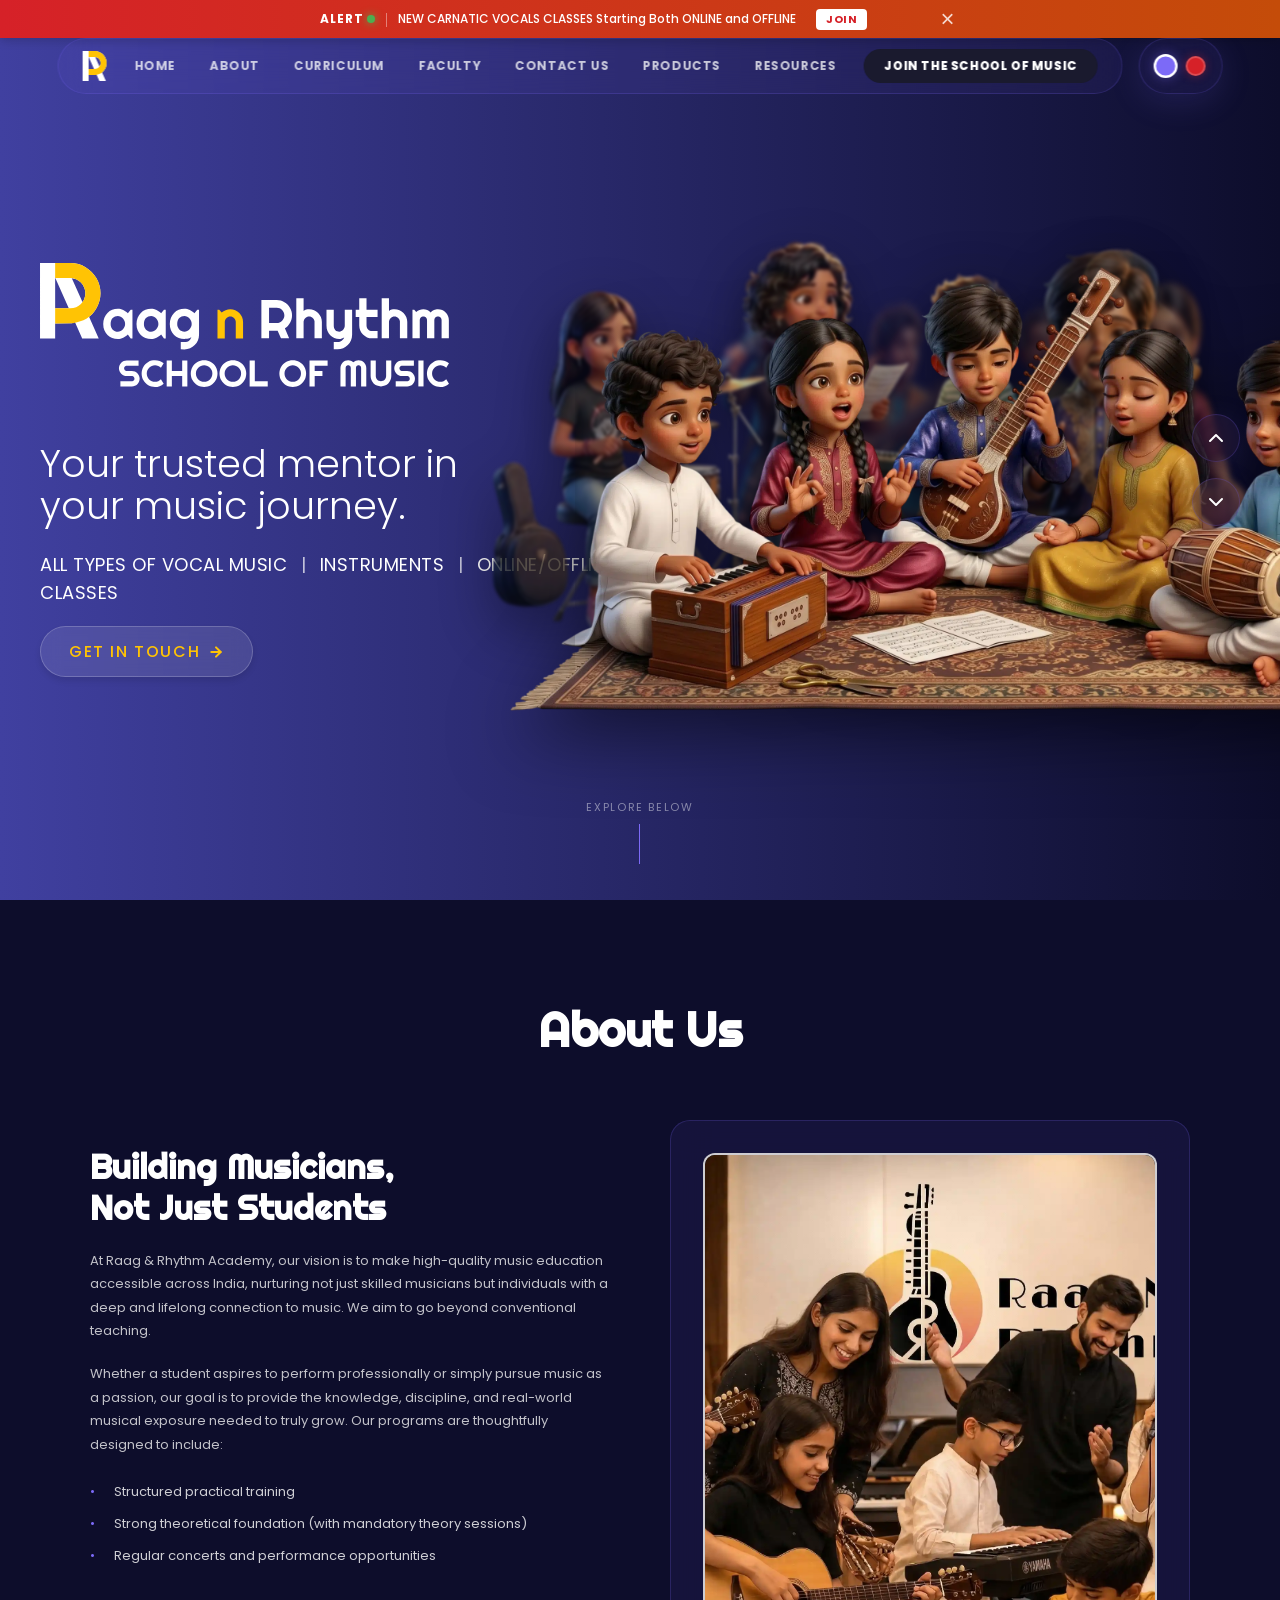
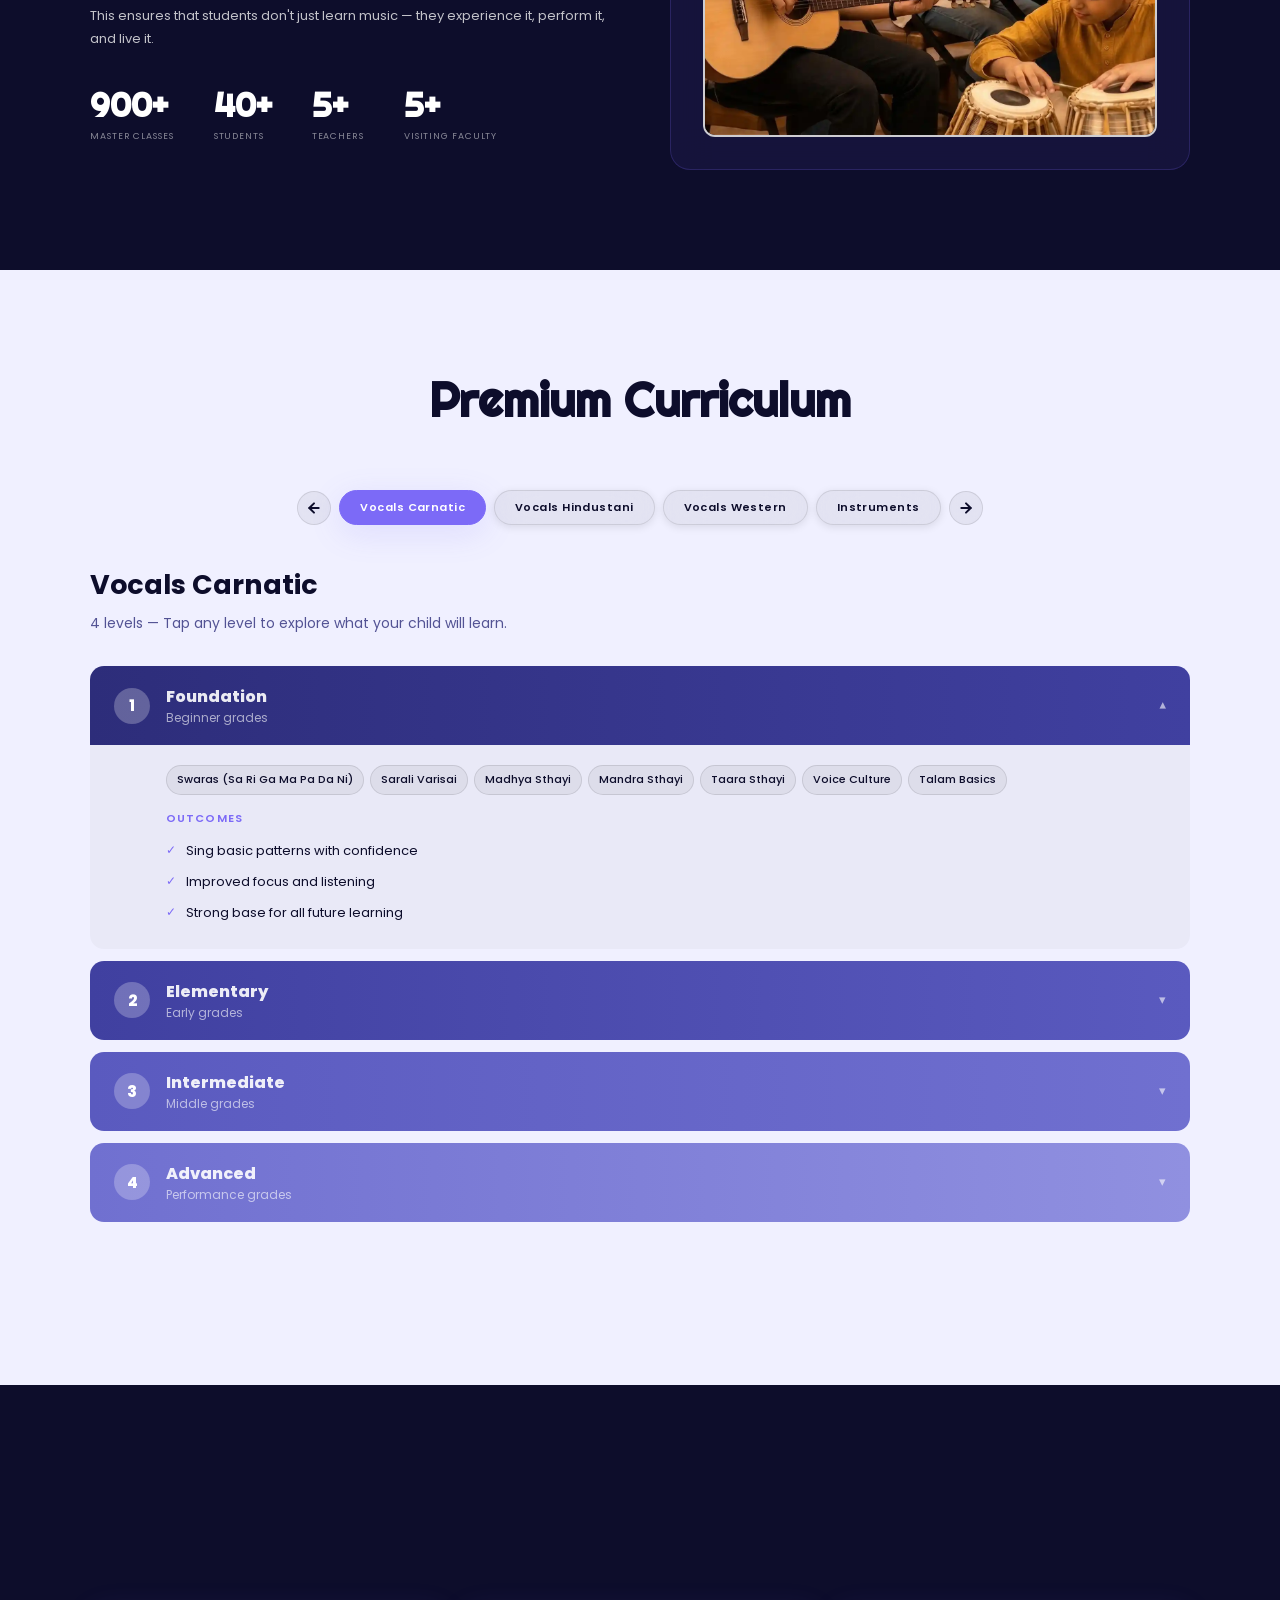
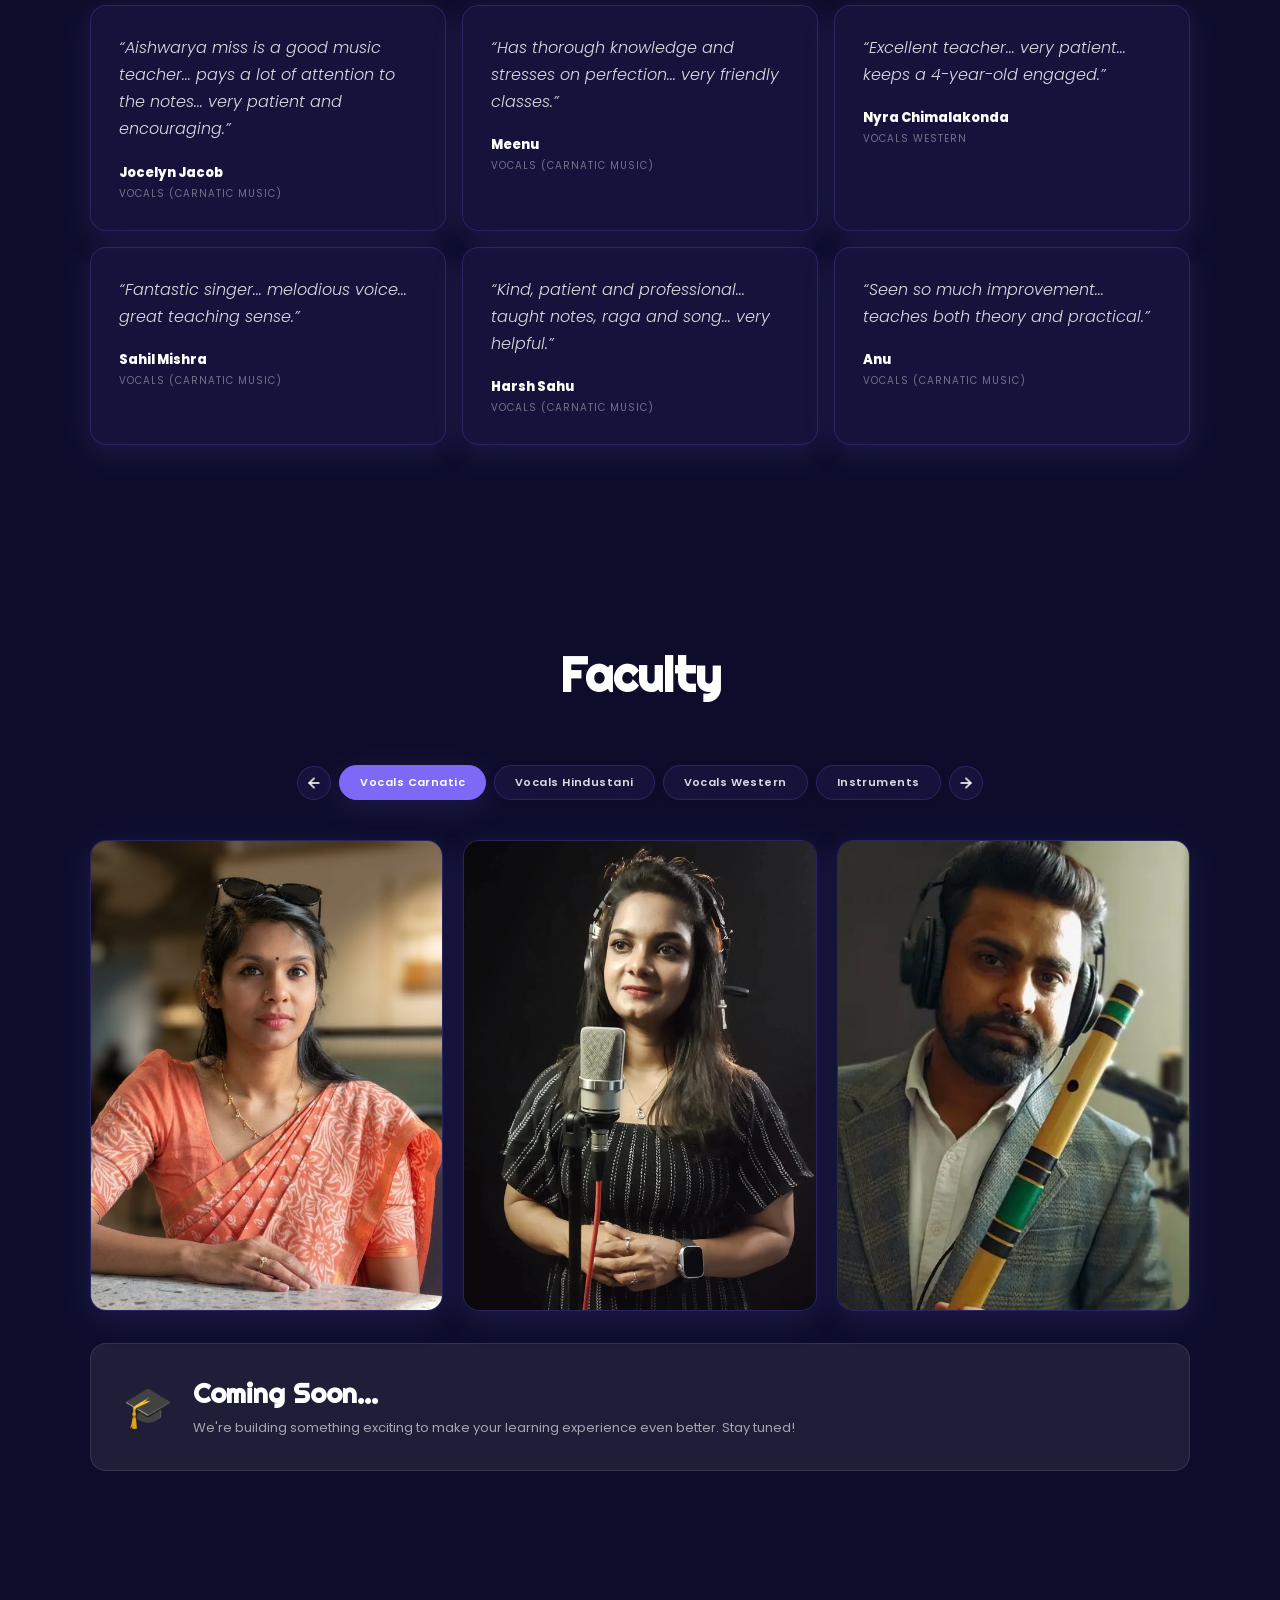
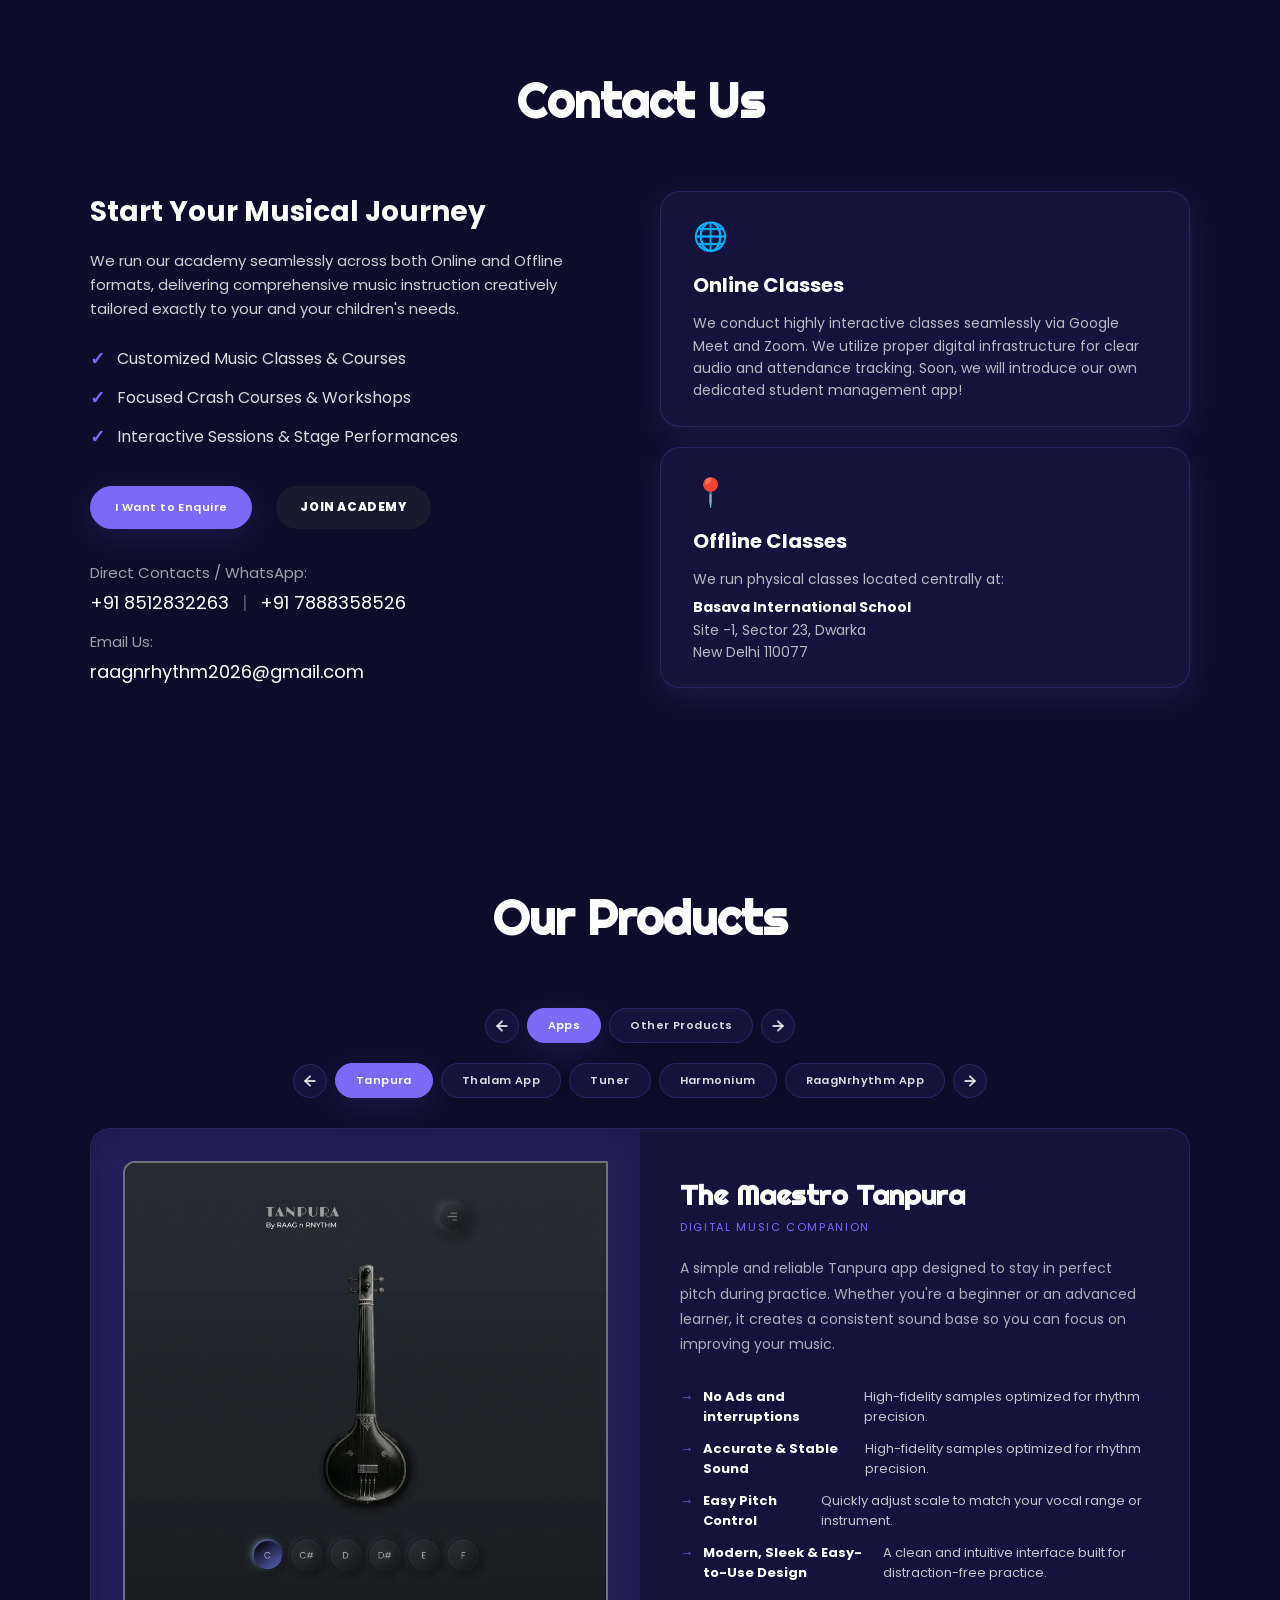
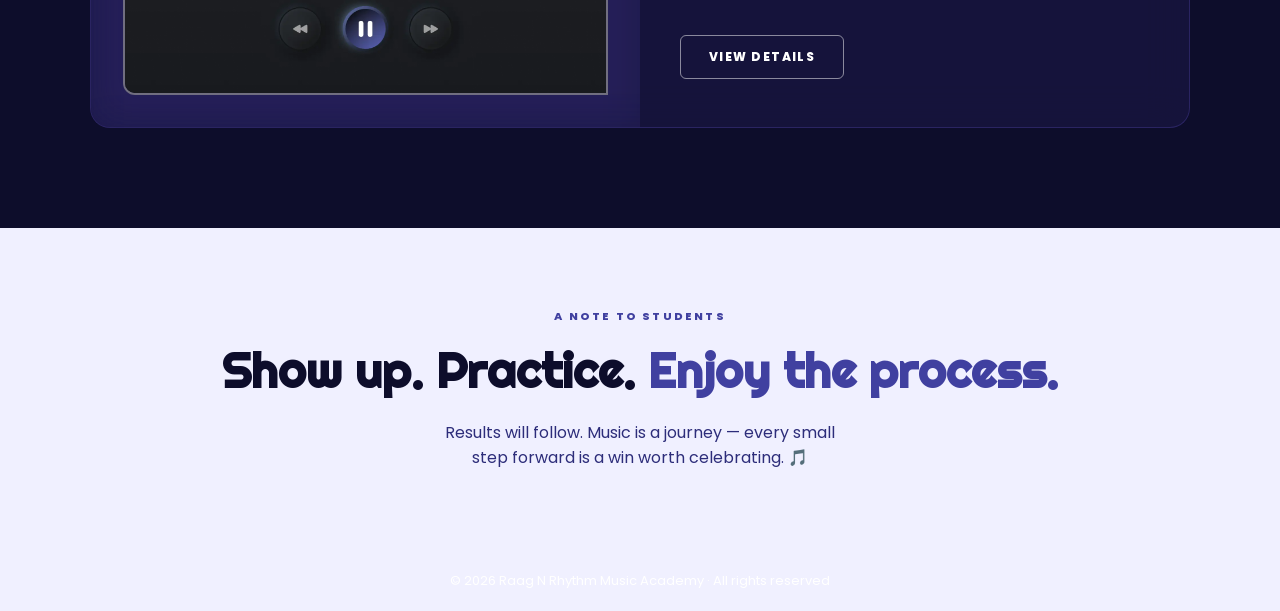
<file: index.html>
<!DOCTYPE html>
<html lang="en" data-theme="western">

<head>
  <!-- Google tag (gtag.js) -->
  <script async src="https://www.googletagmanager.com/gtag/js?id=G-WQ73P8F4NB"></script>
  <script>
    window.dataLayer = window.dataLayer || [];
    function gtag() { dataLayer.push(arguments); }
    gtag('js', new Date());

    gtag('config', 'G-WQ73P8F4NB');
  </script>
  <meta charset="UTF-8">
  <meta name="viewport" content="width=device-width, initial-scale=1.0">
  <title>Raag N Rhythm Music Academy</title>
  <meta name="description"
    content="Raag N Rhythm Music Academy - Excellence in Music Education. Discover your musical potential with our expert-led classes.">

  <!-- Social Media & Search Engine Previews -->
  <meta property="og:title" content="Raag N Rhythm Music Academy">
  <meta property="og:description" content="Excellence in Music Education. Join us to explore the rhythm of your soul.">
  <meta property="og:image" content="https://raagnrhythm.com/assets/favicon/home-thumbnail.webp">
  <meta property="og:url" content="https://raagnrhythm.com">
  <meta property="og:type" content="website">
  <meta name="twitter:card" content="summary_large_image">
  <meta name="twitter:image" content="https://raagnrhythm.com/assets/favicon/home-thumbnail.webp">

  <link rel="icon" type="image/svg+xml" href="assets/Logo.svg" media="(prefers-color-scheme: light)">
  <link rel="icon" type="image/svg+xml" href="assets/Logo_Dark.svg" media="(prefers-color-scheme: dark)">
  <link rel="apple-touch-icon" href="assets/Logo.svg">
  <link href="https://fonts.googleapis.com/css2?family=Righteous&family=Poppins:wght@300;400;500;600;700&display=swap"
    rel="stylesheet">
  <style>
    /* ===== CSS VARIABLES / THEMES ===== */
    :root {
      --transition: 0.5s cubic-bezier(0.4, 0, 0.2, 1);
      --font-heading: 'Righteous', sans-serif;
      --font-body: 'Poppins', sans-serif;
      --glass-bg: rgba(255, 255, 255, 0.08);
      --glass-border: rgba(255, 255, 255, 0.15);
      --glass-blur: blur(20px);
    }

    [data-theme="indian"] {
      --bg-grad-start: #1a0000;
      --bg-grad-mid: #7f1010;
      --bg-grad-end: #991b1b;
      --bg-grad-right: #6b0000;
      --accent: #d97706;
      --accent2: #f59e0b;
      --pill-active-bg: #d97706;
      --pill-active-text: #fff;
      --pill-inactive-border: rgba(255, 255, 255, 0.35);
      --pill-inactive-text: rgba(255, 255, 255, 0.7);

      --level-1: linear-gradient(90deg, #c0392b, #e85d04);
      --level-2: linear-gradient(90deg, #e85d04, #f48c06);
      --level-3: linear-gradient(90deg, #f48c06, #faa307);
      --level-4: linear-gradient(90deg, #faa307, #ffba08);
      --level-num-bg: rgba(255, 255, 255, 0.25);
      --tag-bg: rgba(217, 119, 6, 0.25);
      --tag-border: rgba(217, 119, 6, 0.5);
      --tag-text: #fbbf24;
      --footer-bg: #fdf6ee;
      --footer-text: #1a0000;
      --footer-accent: #d97706;
      --footer-sub: #5a3a1a;
      --nav-pill-bg: rgba(80, 0, 0, 0.55);
      --cta-bg: #1a1a1a;
      --cta-text: #fff;
      --hero-bg: transparent;
      --section-bg: transparent;
      --body-bg: linear-gradient(90deg, #1D1B1B 0%, #D62128 100%);
      --body-color: #1D1B1B;
      /* Dark fallback to prevent white flash/footer */
      --glass-bg: rgba(217, 119, 6, 0.08);
      --glass-border: rgba(217, 119, 6, 0.2);
      --glass-glow: 0 8px 32px 0 rgba(217, 119, 6, 0.15);
    }

    [data-theme="western"] {
      --bg-grad-start: #0d0d2b;
      --bg-grad-mid: #2d2d7a;
      --bg-grad-end: #4040a0;
      --bg-grad-right: #1a1a5c;
      --accent: #7c6af7;
      --accent2: #a89cf8;
      --pill-active-bg: #1a1a2e;
      --pill-active-text: #fff;
      --pill-inactive-border: rgba(255, 255, 255, 0.35);
      --pill-inactive-text: rgba(255, 255, 255, 0.7);
      --card-bg: rgba(255, 255, 255, 0.07);
      --card-border: rgba(255, 255, 255, 0.1);
      --level-1: linear-gradient(90deg, #2d2d7a, #4040a0);
      --level-2: linear-gradient(90deg, #4040a0, #5a5abf);
      --level-3: linear-gradient(90deg, #5a5abf, #7070d0);
      --level-4: linear-gradient(90deg, #7070d0, #9090e0);
      --level-num-bg: rgba(255, 255, 255, 0.25);
      --tag-bg: rgba(124, 106, 247, 0.2);
      --tag-border: rgba(124, 106, 247, 0.5);
      --tag-text: #a89cf8;
      --footer-bg: #f0f0ff;
      --footer-text: #0d0d2b;
      --footer-accent: #4040a0;
      --footer-sub: #2d2d7a;
      --nav-pill-bg: rgba(10, 10, 50, 0.55);
      --cta-bg: #1a1a2e;
      --cta-text: #fff;
      --hero-bg: transparent;
      --section-bg: transparent;
      --body-bg: linear-gradient(90deg, #4040a0 0%, #0d0d2b 100%);
      --body-color: #0d0d2b;
      /* Dark fallback */
      --glass-bg: rgba(124, 106, 247, 0.08);
      --glass-border: rgba(124, 106, 247, 0.2);
      --glass-glow: 0 8px 32px 0 rgba(124, 106, 247, 0.15);
    }

    /* ===== RESET & BASE ===== */
    *,
    *::before,
    *::after {
      box-sizing: border-box;
      margin: 0;
      padding: 0;
    }

    html {
      scroll-behavior: smooth;
      -webkit-text-size-adjust: 100%;
      background-color: var(--body-color);
      min-height: 100%;
    }

    body {
      font-family: var(--font-body);
      color: #fff;
      background: var(--body-bg);
      background-attachment: fixed;
      background-color: var(--body-color);
      overflow-x: hidden;
      transition: background var(--transition);
      min-height: 100vh;
    }

    /* ===== NAVBAR ===== */
    .top-navigation-container {
      position: fixed;
      top: 38px;
      /* Shifted down for ribbon */
      left: 50%;
      transform: translateX(-50%);
      z-index: 1000;
      display: flex;
      transition: top 0.3s ease;
      gap: 16px;
      align-items: stretch;
    }

    nav {
      background: var(--glass-bg);
      backdrop-filter: var(--glass-blur);
      -webkit-backdrop-filter: var(--glass-blur);
      border: 1px solid var(--glass-border);
      border-radius: 50px;
      padding: 10px 24px;
      display: flex;
      align-items: center;
      gap: 6px;
      transition: background var(--transition);
      white-space: nowrap;
    }

    .nav-link {
      color: rgba(255, 255, 255, 0.75);
      text-decoration: none;
      font-size: 12px;
      font-weight: 700;
      letter-spacing: 0.05em;
      padding: 6px 14px;
      border-radius: 30px;
      transition: color 0.2s, background 0.2s;
      text-transform: uppercase;
    }

    .nav-link:hover {
      color: #fff;
      background: rgba(255, 255, 255, 0.1);
    }

    .nav-link.active {
      color: #fff;
      background: var(--glass-border);
    }

    .download-btn {
      background: var(--cta-bg);
      color: var(--cta-text);
      border: none;
      padding: 14px 28px;
      border-radius: 12px;
      font-weight: 700;
      cursor: pointer;
      font-size: 13px;
      transition: all 0.3s;
      margin-top: auto;
      /* Pushes button to the bottom */
      width: fit-content;
    }

    .product-info {
      display: flex;
      flex-direction: column;
      justify-content: flex-start;
      height: 100%;
    }

    .nav-cta {
      background: var(--cta-bg);
      color: var(--cta-text);
      border: none;
      border-radius: 30px;
      padding: 8px 20px;
      font-size: 12px;
      font-weight: 800;
      letter-spacing: 0.05em;
      cursor: pointer;
      text-transform: uppercase;
      transition: opacity 0.2s;
      margin-left: 8px;
    }

    .nav-cta:hover {
      opacity: 0.85;
    }

    /* ===== HERO ===== */
    #hero {
      min-height: 100vh;
      background: var(--hero-bg);
      display: flex;
      flex-direction: column;
      align-items: center;
      justify-content: center;
      padding: 120px 20px 80px;
      position: relative;
      transition: background var(--transition);
      overflow: hidden;
    }

    .hero-content-wrapper {
      display: flex;
      align-items: center;
      justify-content: space-between;
      width: 100%;
      max-width: 1200px;
      gap: 40px;
      z-index: 2;
      position: relative;
    }

    .top-bar-theme-toggle {
      display: flex;
      align-items: center;
      justify-content: center;
      background: var(--glass-bg);
      backdrop-filter: var(--glass-blur);
      -webkit-backdrop-filter: var(--glass-blur);
      border: 1px solid var(--glass-border);
      border-radius: 30px;
      padding: 0 16px;
      box-shadow: var(--glass-glow);
    }

    .theme-dots {
      display: flex;
      gap: 10px;
      align-items: center;
    }

    .theme-dot {
      width: 20px;
      height: 20px;
      border-radius: 50%;
      cursor: pointer;
      transition: all 0.3s ease;
      border: 2px solid rgba(255, 255, 255, 0.2);
    }

    .theme-dot.western {
      background: #7c6af7;
      box-shadow: 0 0 10px rgba(124, 106, 247, 0.4);
    }

    .theme-dot.indian {
      background: #D62128;
      box-shadow: 0 0 10px rgba(214, 33, 40, 0.4);
    }

    .theme-dot.active {
      border-color: rgba(255, 255, 255, 1);
      transform: scale(1.2);
    }

    .hero-text-side {
      flex: 1;
      text-align: left;
      display: flex;
      flex-direction: column;
      align-items: flex-start;
    }

    .hero-carousel-side {
      flex: 1;
      position: relative;
      height: 500px;
      display: flex;
      align-items: center;
      justify-content: flex-end;
    }

    .character-stack {
      position: relative;
      width: 400px;
      height: 380px;
      transform-style: preserve-3d;
      transition: transform 0.2s ease-out;
      /* For parallax */
    }

    .character-card {
      position: absolute;
      inset: 0;
      width: 100%;
      height: 100%;
      transition: all 0.6s cubic-bezier(0.4, 0, 0.2, 1);
      transform-origin: center center;
      display: flex;
      align-items: center;
      justify-content: center;
    }

    .character-card img {
      height: 140%;
      width: auto;
      object-fit: contain;
      filter: drop-shadow(0 25px 35px rgba(0, 0, 0, 0.5));
    }

    /* Carousel Positions - Symmetrical 3D Spread (Scaled 15% down) */
    .card-pos-1 {
      transform: translateZ(0) scale(1) translateX(0) translateY(0);
      z-index: 8;
      filter: blur(0px);
      opacity: 1;
    }

    /* Right Side */
    .card-pos-2 {
      transform: translateZ(-85px) scale(0.85) translateX(150px) translateY(-25px) rotateY(-15deg);
      z-index: 6;
      filter: blur(2px);
      opacity: 0.8;
    }

    .card-pos-3 {
      transform: translateZ(-170px) scale(0.7) translateX(270px) translateY(-50px) rotateY(-25deg);
      z-index: 4;
      filter: blur(5px);
      opacity: 0.6;
    }

    .card-pos-4 {
      transform: translateZ(-255px) scale(0.55) translateX(130px) translateY(-75px) rotateY(-35deg);
      z-index: 2;
      filter: blur(8px);
      opacity: 0.4;
    }

    /* Back / Transition */
    .card-pos-5 {
      transform: translateZ(-340px) scale(0.4) translateX(0) translateY(-100px);
      z-index: 1;
      filter: blur(12px);
      opacity: 0;
    }

    /* Left Side */
    .card-pos-6 {
      transform: translateZ(-255px) scale(0.55) translateX(-130px) translateY(-75px) rotateY(35deg);
      z-index: 2;
      filter: blur(8px);
      opacity: 0.4;
    }

    .card-pos-7 {
      transform: translateZ(-170px) scale(0.7) translateX(-270px) translateY(-50px) rotateY(25deg);
      z-index: 4;
      filter: blur(5px);
      opacity: 0.6;
    }

    .card-pos-8 {
      transform: translateZ(-85px) scale(0.85) translateX(-150px) translateY(-25px) rotateY(15deg);
      z-index: 6;
      filter: blur(2px);
      opacity: 0.8;
    }

    .carousel-nav {
      display: flex;
      flex-direction: column;
      gap: 16px;
      margin-left: 20px;
      z-index: 10;
    }

    .nav-arrow {
      width: 48px;
      height: 48px;
      border-radius: 50%;
      background: var(--glass-bg);
      backdrop-filter: var(--glass-blur);
      -webkit-backdrop-filter: var(--glass-blur);
      border: 1px solid var(--glass-border);
      color: #fff;
      display: flex;
      align-items: center;
      justify-content: center;
      cursor: pointer;
      transition: all 0.3s ease;
      box-shadow: var(--glass-glow);
    }

    .nav-arrow:hover {
      background: rgba(255, 255, 255, 0.15);
      transform: scale(1.1);
    }

    .nav-arrow svg {
      width: 24px;
      height: 24px;
      fill: none;
      stroke: currentColor;
      stroke-width: 2;
      stroke-linecap: round;
      stroke-linejoin: round;
    }

    .hero-cta:hover {
      background: #FFC304 !important;
      color: #fff !important;
      border-color: #FFC304 !important;
      transform: translateY(-2px);
    }

    /* ===== BUTTONS & TOGGLES ===== */

    /* Logo area */
    .hero-logo {
      display: flex;
      align-items: center;
      gap: 16px;
      margin-bottom: 24px;
    }

    .logo-icon {
      width: 90px;
      height: 90px;
      position: relative;
    }

    /* SVG Logo */
    .logo-circle {
      fill: var(--accent);
      transition: fill var(--transition);
    }

    .hero-brand {
      font-family: var(--font-heading);
      font-size: 48px;
      font-weight: 900;
      line-height: 1.1;
      color: #fff;
      text-align: left;
    }

    .hero-tagline {
      font-size: 16px;
      color: rgba(255, 255, 255, 0.75);
      margin-bottom: 24px;
      font-weight: 400;
      line-height: 1.6;
    }

    .hero-title {
      font-family: var(--font-body);
      font-size: 36px;
      font-weight: 300;
      color: #fff;
      margin-bottom: 80px;
    }

    .explore-label {
      font-size: 11px;
      letter-spacing: 0.15em;
      color: rgba(255, 255, 255, 0.45);
      text-transform: uppercase;
      display: flex;
      flex-direction: column;
      align-items: center;
      gap: 8px;
      position: absolute;
      bottom: 36px;
      z-index: 5;
    }

    .explore-line {
      width: 1px;
      height: 40px;
      background: var(--accent);
      animation: pulse-line 2s ease-in-out infinite;
      transition: background var(--transition);
    }

    @keyframes pulse-line {

      0%,
      100% {
        opacity: 0.4;
      }

      50% {
        opacity: 1;
      }
    }

    /* ===== SECTIONS BASE ===== */
    section {
      padding: 100px 20px;
      max-width: 1100px;
      margin: 0 auto;
    }

    .full-section {
      background: var(--section-bg);
      padding: 100px 20px;
      transition: background var(--transition);
    }

    .full-section>.inner {
      max-width: 1100px;
      margin: 0 auto;
    }

    h2.section-title {
      font-family: var(--font-heading);
      font-size: 47px;
      font-weight: 900;
      text-align: center;
      margin-bottom: 60px;
    }

    /* ===== ABOUT ===== */
    .about-grid {
      display: grid;
      grid-template-columns: 1fr 1fr;
      gap: 60px;
      align-items: center;
    }

    .about-text h3 {
      font-family: var(--font-heading);
      font-size: 34px;
      font-weight: 700;
      line-height: 1.2;
      margin-bottom: 20px;
    }

    .about-text p {
      font-size: 13px;
      color: rgba(255, 255, 255, 0.75);
      line-height: 1.8;
      margin-bottom: 20px;
    }

    .about-list {
      list-style: none;
      margin-bottom: 32px;
    }

    .about-list li {
      font-size: 13px;
      color: rgba(255, 255, 255, 0.8);
      padding: 6px 0 6px 24px;
      position: relative;
    }

    .about-list li::before {
      content: '•';
      color: var(--accent);
      position: absolute;
      left: 0;
      transition: color var(--transition);
    }

    .stats-row {
      display: flex;
      gap: 40px;
      margin-top: 32px;
    }

    .stat-item .num {
      font-family: var(--font-heading);
      font-size: 34px;
      font-weight: 900;
      color: #fff;
    }

    .stat-item .label {
      font-size: 9px;
      letter-spacing: 0.1em;
      text-transform: uppercase;
      color: rgba(255, 255, 255, 0.5);
      margin-top: 4px;
    }

    .about-image {
      border-radius: 20px;
      overflow: hidden;
      background: var(--glass-bg);
      border: 1px solid var(--glass-border);
      backdrop-filter: var(--glass-blur);
      -webkit-backdrop-filter: var(--glass-blur);
      aspect-ratio: 4/5;
      display: flex;
      align-items: center;
      justify-content: center;
      position: relative;
    }

    .about-image img {
      width: 100%;
      height: 100%;
      object-fit: cover;
      border-radius: 18px;
    }

    .about-image-placeholder {
      width: 100%;
      height: 100%;
      background: linear-gradient(135deg, rgba(255, 255, 255, 0.05), rgba(255, 255, 255, 0.12));
      display: flex;
      align-items: center;
      justify-content: center;
      font-size: 47px;
      opacity: 0.5;
    }

    /* ===== FACULTY ===== */
    .faculty-tabs {
      display: flex;
      justify-content: center;
      align-items: center;
      gap: 8px;
      margin-bottom: 40px;
      flex-wrap: wrap;
    }

    .tab-btn,
    .app-tab {
      padding: 8px 20px;
      border-radius: 30px;
      border: 1px solid var(--glass-border);
      background: var(--glass-bg);
      backdrop-filter: var(--glass-blur);
      -webkit-backdrop-filter: var(--glass-blur);
      color: rgba(255, 255, 255, 0.85);
      font-size: 11px;
      font-weight: 600;
      cursor: pointer;
      transition: all 0.3s ease;
      font-family: var(--font-body);
      letter-spacing: 0.04em;
      box-shadow: 0 2px 8px rgba(0, 0, 0, 0.1);
    }

    .tab-btn:hover,
    .app-tab:hover {
      background: rgba(255, 255, 255, 0.1);
    }

    .tab-btn.active,
    .app-tab.active {
      background: var(--accent);
      border-color: var(--accent);
      color: #fff;
      box-shadow: var(--glass-glow);
    }

    .tab-arrow {
      width: 34px;
      height: 34px;
      border-radius: 50%;
      border: 1px solid var(--glass-border);
      background: var(--glass-bg);
      backdrop-filter: var(--glass-blur);
      -webkit-backdrop-filter: var(--glass-blur);
      color: rgba(255, 255, 255, 0.8);
      font-size: 12px;
      cursor: pointer;
      display: flex;
      align-items: center;
      justify-content: center;
      transition: all 0.2s;
    }

    .tab-arrow:hover {
      background: rgba(255, 255, 255, 0.15);
    }

    .faculty-grid {
      display: grid;
      grid-template-columns: repeat(3, 1fr);
      gap: 20px;
    }

    .faculty-card {
      border-radius: 16px;
      overflow: hidden;
      background: var(--glass-bg);
      border: 1px solid var(--glass-border);
      backdrop-filter: var(--glass-blur);
      -webkit-backdrop-filter: var(--glass-blur);
      box-shadow: var(--glass-glow);
      cursor: pointer;
      transition: transform 0.3s ease, box-shadow 0.3s ease;
      aspect-ratio: 3/4;
      display: flex;
      align-items: center;
      justify-content: center;
      position: relative;
    }

    .faculty-card:hover {
      transform: translateY(-8px);
      box-shadow: 0 12px 40px 0 rgba(0, 0, 0, 0.3);
    }

    .faculty-card-details {
      position: absolute;
      bottom: 0;
      left: 0;
      width: 100%;
      height: 100px;
      background: rgba(255, 255, 255, 0.1);
      backdrop-filter: blur(10px);
      -webkit-backdrop-filter: blur(10px);
      border-top: 1px solid rgba(255, 255, 255, 0.2);
      padding: 16px 20px;
      transform: translateY(100%);
      transition: transform 0.4s cubic-bezier(0.4, 0, 0.2, 1);
      display: flex;
      flex-direction: column;
      justify-content: center;
      z-index: 2;
    }

    .faculty-card:hover .faculty-card-details {
      transform: translateY(0);
    }

    .faculty-card-details h4 {
      font-size: 15px;
      color: #fff;
      margin-bottom: 4px;
      text-transform: uppercase;
      letter-spacing: 0.05em;
      font-weight: 800;
    }

    .faculty-card-details p {
      font-size: 11px;
      color: rgba(255, 255, 255, 0.7);
      font-weight: 500;
    }

    .faculty-card-inner {
      width: 100%;
      height: 100%;
      background: linear-gradient(135deg, rgba(255, 255, 255, 0.04), rgba(255, 255, 255, 0.1));
      display: flex;
      align-items: flex-end;
      padding: 16px;
    }

    .coming-soon-box {
      background: var(--card-bg);
      border: 1px solid var(--card-border);
      border-radius: 16px;
      padding: 32px;
      margin-top: 40px;
      display: flex;
      align-items: center;
      gap: 20px;
    }

    .coming-soon-box h3 {
      font-family: var(--font-heading);
      font-size: 27px;
      font-weight: 700;
      margin-bottom: 8px;
    }

    .coming-soon-box p {
      font-size: 13px;
      color: rgba(255, 255, 255, 0.6);
    }

    /* ===== CURRICULUM ===== */
    .curriculum-tabs {
      display: flex;
      justify-content: center;
      align-items: center;
      gap: 8px;
      margin-bottom: 40px;
      flex-wrap: wrap;
    }

    .curriculum-intro h3 {
      font-size: 27px;
      font-weight: 700;
      margin-bottom: 8px;
    }

    .curriculum-intro p {
      font-size: 14px;
      color: rgba(255, 255, 255, 0.6);
      margin-bottom: 32px;
    }

    .level-accordion {
      display: flex;
      flex-direction: column;
      gap: 12px;
    }

    .level-item {
      border-radius: 14px;
      overflow: hidden;
      cursor: pointer;
    }

    .level-header {
      display: flex;
      align-items: center;
      gap: 16px;
      padding: 18px 24px;
      position: relative;
    }

    .level-item:nth-child(1) .level-header {
      background: var(--level-1);
    }

    .level-item:nth-child(2) .level-header {
      background: var(--level-2);
    }

    .level-item:nth-child(3) .level-header {
      background: var(--level-3);
    }

    .level-item:nth-child(4) .level-header {
      background: var(--level-4);
    }

    .level-num {
      width: 36px;
      height: 36px;
      border-radius: 50%;
      background: var(--level-num-bg);
      display: flex;
      align-items: center;
      justify-content: center;
      font-weight: 800;
      font-size: 15px;
      flex-shrink: 0;
    }

    .level-info h4 {
      font-size: 16px;
      font-weight: 800;
      color: rgba(255, 255, 255, 0.9);
    }

    .level-info p {
      font-size: 12px;
      color: rgba(255, 255, 255, 0.6);
    }

    .level-chevron {
      margin-left: auto;
      font-size: 13px;
      color: rgba(255, 255, 255, 0.6);
      transition: transform 0.3s;
    }

    .level-item.open .level-chevron {
      transform: rotate(180deg);
    }

    .level-body {
      max-height: 0;
      overflow: hidden;
      transition: max-height 0.4s ease;
      background: rgba(0, 0, 0, 0.25);
    }

    .level-item.open .level-body {
      max-height: 1000px;
    }

    .level-body-inner {
      padding: 20px 24px 20px 76px;
      font-size: 13px;
      color: rgba(255, 255, 255, 0.75);
      line-height: 1.8;
    }

    .level-body-inner ul {
      list-style: none;
    }

    .level-body-inner ul li::before {
      content: '♪ ';
      color: var(--accent);
    }

    .tag-cloud {
      display: flex;
      flex-wrap: wrap;
      gap: 6px;
      margin-bottom: 14px;
    }

    .tag {
      font-size: 11px;
      font-weight: 500;
      padding: 4px 10px;
      border-radius: 99px;
      background: rgba(255,255,255,0.1);
      border: 1px solid rgba(255,255,255,0.2);
      color: #fff;
    }

    .outcomes-title {
      font-size: 11px;
      letter-spacing: 0.1em;
      text-transform: uppercase;
      color: var(--accent);
      font-weight: 600;
      margin-bottom: 6px;
    }

    .outcomes-list {
      list-style: none;
      margin: 0;
      padding: 0;
    }

    .outcomes-list li {
      font-size: 13px;
      color: rgba(255,255,255,0.8);
      padding: 4px 0 4px 20px;
      position: relative;
    }

    .outcomes-list li::before {
      content: '✓' !important;
      font-size: 12px;
      color: var(--accent) !important;
      position: absolute;
      left: 0;
    }

    /* ===== PRODUCTS ===== */
    .product-tabs {
      display: flex;
      justify-content: center;
      gap: 8px;
      margin-bottom: 40px;
    }

    .product-card {
      background: var(--glass-bg);
      border: 1px solid var(--glass-border);
      backdrop-filter: var(--glass-blur);
      -webkit-backdrop-filter: var(--glass-blur);
      border-radius: 20px;
      overflow: hidden;
      display: grid;
      grid-template-columns: 1fr 1fr;
      height: 600px !important;
      /* Increased to prevent cutoff */
    }

    .product-image-panel {
      background: var(--glass-bg);
      backdrop-filter: var(--glass-blur);
      -webkit-backdrop-filter: var(--glass-blur);
      display: flex;
      align-items: center;
      justify-content: center;
      position: relative;
    }

    .product-info {
      padding: 48px 40px;
      display: flex;
      flex-direction: column;
      justify-content: flex-start;
      /* Content top aligned */
    }

    .product-info h3 {
      font-family: var(--font-heading);
      font-size: 28px;
      font-weight: 700;
      margin-bottom: 6px;
    }

    .product-subtitle {
      font-size: 11px;
      letter-spacing: 0.15em;
      text-transform: uppercase;
      color: var(--accent);
      margin-bottom: 20px;
      transition: color var(--transition);
    }

    .product-info p {
      font-size: 14px;
      color: rgba(255, 255, 255, 0.65);
      line-height: 1.8;
      margin-bottom: 24px;
    }

    .feature-list {
      list-style: none;
      margin-bottom: 32px;
    }

    .feature-list li {
      font-size: 13px;
      color: rgba(255, 255, 255, 0.75);
      padding: 6px 0;
      display: flex;
      align-items: flex-start;
      gap: 10px;
    }

    .feature-list li::before {
      content: '→';
      color: var(--accent);
      font-weight: 800;
      flex-shrink: 0;
      transition: color var(--transition);
    }

    .feature-list li strong {
      display: block;
      font-weight: 700;
      color: #fff;
    }

    .download-btn {
      display: inline-block;
      border: 1px solid rgba(255, 255, 255, 0.5);
      color: #fff;
      padding: 12px 28px;
      border-radius: 6px;
      font-size: 12px;
      font-weight: 800;
      letter-spacing: 0.12em;
      text-transform: uppercase;
      cursor: pointer;
      background: transparent;
      transition: background 0.2s, border-color 0.2s;
      font-family: var(--font-body);
    }

    .download-btn:hover {
      background: rgba(255, 255, 255, 0.1);
    }

    /* App sub-tabs */
    .app-tabs {
      display: flex;
      justify-content: center;
      gap: 8px;
      margin-bottom: 48px;
      flex-wrap: wrap;
    }

    /* ===== TESTIMONIALS ===== */
    .testimonials-grid {
      display: grid;
      grid-template-columns: repeat(3, 1fr);
      gap: 16px;
    }

    .testimonial-card {
      background: var(--glass-bg);
      border: 1px solid var(--glass-border);
      backdrop-filter: var(--glass-blur);
      -webkit-backdrop-filter: var(--glass-blur);
      box-shadow: var(--glass-glow);
      cursor: pointer;
      transition: transform 0.3s ease, box-shadow 0.3s ease;
      border-radius: 16px;
      padding: 28px;
    }

    .testimonial-card:hover {
      transform: translateY(-8px);
      box-shadow: 0 12px 40px 0 rgba(0, 0, 0, 0.3);
    }

    .testimonial-card blockquote {
      font-family: var(--font-body);
      font-weight: 300;
      font-style: italic;
      font-size: 16px;
      color: rgba(255, 255, 255, 0.85);
      line-height: 1.7;
      margin-bottom: 20px;
      quotes: '\201C' '\201D';
    }

    .testimonial-card blockquote::before {
      content: open-quote;
    }

    .testimonial-card blockquote::after {
      content: close-quote;
    }

    .testimonial-author {
      font-weight: 800;
      font-size: 13px;
      color: #fff;
    }

    .testimonial-role {
      font-size: 10px;
      letter-spacing: 0.1em;
      text-transform: uppercase;
      color: rgba(255, 255, 255, 0.4);
      margin-top: 3px;
    }

    /* ===== CONTACT ===== */
    .contact-grid {
      display: grid;
      grid-template-columns: 1fr 1fr;
      gap: 40px;
      align-items: start;
      margin-top: 40px;
    }

    .contact-info {
      padding-right: 20px;
    }

    .contact-info p {
      font-size: 15px;
      line-height: 1.6;
      color: rgba(255, 255, 255, 0.8);
      margin-bottom: 24px;
    }

    .contact-features {
      list-style: none;
      margin-bottom: 36px;
    }

    .contact-features li {
      font-size: 16px;
      color: rgba(255, 255, 255, 0.85);
      margin-bottom: 12px;
      display: flex;
      align-items: center;
      gap: 12px;
    }

    .contact-features li::before {
      content: '✓';
      color: var(--accent);
      font-weight: bold;
      font-size: 18px;
    }

    .contact-modes {
      display: flex;
      flex-direction: column;
      gap: 20px;
    }

    .mode-card {
      background: var(--glass-bg);
      border: 1px solid var(--glass-border);
      backdrop-filter: var(--glass-blur);
      -webkit-backdrop-filter: var(--glass-blur);
      border-radius: 20px;
      padding: 24px 32px;
      box-shadow: var(--glass-glow);
      display: flex;
      flex-direction: column;
      gap: 12px;
    }

    .mode-icon {
      font-size: 28px;
      color: var(--accent);
    }

    .mode-card h4 {
      font-size: 20px;
      font-weight: 700;
      margin: 0;
    }

    .mode-card p {
      font-size: 14px;
      color: rgba(255, 255, 255, 0.7);
      line-height: 1.6;
      margin: 0;
    }

    /* ===== FOOTER CTA ===== */
    .footer-cta {
      background: var(--footer-bg);
      padding: 80px 20px;
      text-align: center;
      transition: background var(--transition);
    }

    .footer-cta .eyebrow {
      font-size: 11px;
      letter-spacing: 0.2em;
      text-transform: uppercase;
      color: var(--footer-accent);
      margin-bottom: 16px;
      font-weight: 800;
      transition: color var(--transition);
    }

    .footer-cta h2 {
      font-family: var(--font-heading);
      font-size: 48px;
      font-weight: 900;
      color: var(--footer-text);
      line-height: 1.2;
      margin-bottom: 20px;
      transition: color var(--transition);
    }

    .footer-cta h2 span {
      color: var(--footer-accent);
      transition: color var(--transition);
    }

    .footer-cta p {
      font-size: 16px;
      color: var(--footer-sub);
      line-height: 1.6;
      transition: color var(--transition);
    }

    .footer-copy {
      background: var(--footer-accent);
      color: #fff;
      font-size: 13px;
      padding: 20px;
      text-align: center;
    }

    /* ===== WHITE THEME OVERRIDES ===== */
    .white-theme-section {
      background: var(--footer-bg) !important;
      transition: background var(--transition);
    }

    .white-theme-section .section-title,
    .white-theme-section .curriculum-intro h3 {
      color: var(--footer-text);
    }

    .white-theme-section .curriculum-intro p {
      color: var(--footer-sub);
      opacity: 0.8;
    }

    .white-theme-section .tab-btn {
      background: rgba(0, 0, 0, 0.05);
      border-color: rgba(0, 0, 0, 0.1);
      color: var(--footer-text);
    }

    .white-theme-section .tab-btn.active {
      background: var(--accent);
      color: #fff;
      border-color: var(--accent);
    }

    .white-theme-section .level-body {
      background: rgba(0, 0, 0, 0.03);
    }

    .white-theme-section .level-body-inner {
      color: var(--footer-text);
    }

    .white-theme-section .tag {
      background: rgba(0, 0, 0, 0.05);
      border-color: rgba(0, 0, 0, 0.1);
      color: var(--footer-text);
    }

    .white-theme-section .outcomes-list li {
      color: var(--footer-text);
    }

    .white-theme-section .level-num {
      color: #fff;
    }

    .white-theme-section .view-details-link {
      color: var(--accent) !important;
    }

    .white-theme-section .tab-arrow {
      background: rgba(0, 0, 0, 0.05);
      border-color: rgba(0, 0, 0, 0.1);
      color: var(--footer-text);
    }

    .white-theme-section .tab-arrow:hover {
      background: rgba(0, 0, 0, 0.1);
    }

    /* ===== NAV SCROLLED LIGHT ===== */
    .top-navigation-container.nav-dark nav {
      background: rgba(0, 0, 0, 0.08);
      border-color: rgba(0, 0, 0, 0.15);
      backdrop-filter: blur(20px);
      -webkit-backdrop-filter: blur(20px);
    }

    .top-navigation-container.nav-dark .nav-link {
      color: #1a0000;
    }

    .top-navigation-container.nav-dark .hamburger span {
      background: #1a0000;
    }

    /* ===== THEME TRANSITION OVERLAY ===== */
    .theme-overlay {
      position: fixed;
      inset: 0;
      pointer-events: none;
      z-index: 9999;
      opacity: 0;
      transition: opacity 0.3s;
    }

    .theme-overlay.flash {
      opacity: 0.15;
      background: white;
    }

    /* ===== RESPONSIVE ===== */
    @media (max-width: 900px) {
      .hero-content-wrapper {
        flex-direction: column;
        text-align: center;
        margin-top: 60px;
      }

      .hero-text-side {
        align-items: center;
        text-align: center;
      }

      .hero-carousel-side {
        height: 400px;
        margin-top: 40px;
        justify-content: center;
      }

      .carousel-nav {
        position: absolute;
        right: 0;
      }

      .character-stack {
        width: 280px;
        height: 380px;
      }

      /* Add existing mobile styles below */
      .about-grid {
        grid-template-columns: 1fr;
      }

      .faculty-grid {
        grid-template-columns: repeat(2, 1fr);
      }

      .testimonials-grid {
        grid-template-columns: 1fr;
      }

      .contact-grid {
        grid-template-columns: 1fr;
      }

      .contact-info {
        padding-right: 0;
      }

      .product-card {
        grid-template-columns: 1fr;
        height: 950px !important;
        /* Increased to ensure CTA visibility */
      }

      .product-image-panel {
        height: 280px !important;
      }

      .product-info {
        padding: 32px 24px !important;
      }

      .product-info h3 {
        font-size: 24px !important;
      }

      .product-info .product-subtitle {
        font-size: 14px !important;
      }

      .product-info p {
        font-size: 13px !important;
        line-height: 1.5 !important;
      }

      .feature-list li {
        font-size: 12px !important;
      }

      nav {
        padding: 8px 12px;
        gap: 2px;
      }

      .nav-link {
        font-size: 10px;
        padding: 5px 8px;
      }

      .hero-brand {
        font-size: 32px;
      }

      h2.section-title {
        font-size: 35px;
      }
    }

    @media (max-width: 600px) {
      #hero {
        justify-content: flex-start !important;
        padding-top: 100px !important;
        /* Top gap of 100px */
        padding-left: 40px !important;
        padding-right: 40px !important;
      }

      section,
      .full-section {
        padding-top: 60px !important;
        padding-bottom: 60px !important;
        padding-left: 40px !important;
        padding-right: 40px !important;
      }

      .explore-label {
        margin-top: 50px !important;
        position: relative !important;
        bottom: auto !important;
      }

      .hero-logo {
        gap: 12px !important;
        /* Brought closer by 8px */
        margin-bottom: 40px !important;
        /* 40px gap to title */
      }

      .hero-logo img {
        height: 119px !important;
        /* 10% smaller than previous 132px */
      }

      .hero-brand {
        font-size: 28px !important;
      }

      .hero-title {
        font-size: 24px !important;
        margin-top: 0 !important;
        margin-bottom: 16px !important;
      }

      .hero-tagline {
        margin-bottom: 16px !important;
        /* Increased by 8px for CTA spacing */
      }

      .hero-cta {
        background: rgba(255, 255, 255, 0.12) !important;
        backdrop-filter: blur(15px) !important;
        -webkit-backdrop-filter: blur(15px) !important;
        border: 1px solid rgba(255, 255, 255, 0.2) !important;
        box-shadow: 0 4px 15px rgba(0, 0, 0, 0.15) !important;
        color: #FFC304 !important;
        padding: 10px 20px !important;
        border-radius: 50px !important;
        font-weight: 400 !important;
        font-size: 13px !important;
        gap: 8px !important;
      }

      .hero-cta svg {
        stroke: #FFC304 !important;
        width: 16px !important;
        height: 16px !important;
      }

      .hero-tagline {
        font-size: 13px !important;
      }

      .character-stack {
        width: 280px !important;
        height: 280px !important;
        margin: 0 auto !important;
        transform: scale(0.6) !important;
        /* Scale entire 3D component */
        transform-origin: center center !important;
      }

      .hero-carousel-side {
        height: 220px !important;
        margin-top: -10px !important;
        position: relative;
      }

      .carousel-nav {
        position: absolute !important;
        bottom: -10px !important;
        left: 50% !important;
        right: auto !important;
        transform: translateX(-50%) !important;
        flex-direction: row !important;
        gap: 30px !important;
        margin-left: 0 !important;
        z-index: 100 !important;
      }

      .carousel-nav .nav-arrow {
        width: 42px !important;
        height: 42px !important;
      }

      .carousel-nav .nav-arrow.up {
        transform: rotate(-90deg);
      }

      .carousel-nav .nav-arrow.down {
        transform: rotate(-90deg);
      }

      .nav-arrow:hover {
        transform: scale(1.1) rotate(-90deg) !important;
      }

      .product-card {
        grid-template-columns: 1fr;
        height: 900px !important;
        /* Increased to prevent clipping on mobile */
      }

      .product-selector,
      .app-selector,
      .other-selector {
        gap: 8px !important;
      }

      .product-tabs,
      .app-tabs {
        flex-wrap: wrap !important;
        overflow-x: visible !important;
        justify-content: center !important;
        gap: 10px !important;
      }

      .product-tabs button,
      .app-tabs button {
        margin: 4px !important;
      }

      .product-image-panel {
        height: 300px !important;
      }

      .hamburger {
        display: flex !important;
      }

      .nav-link {
        display: none;
      }

      .top-navigation-container {
        padding: 10px 40px !important;
        /* 40px side margins */
        justify-content: space-between;
        width: 100%;
      }

      nav {
        width: auto;
        gap: 0;
        background: transparent;
        border: none;
        box-shadow: none;
        padding: 0;
      }

      nav > img {
        display: none !important;
      }

      .nav-cta {
        padding: 8px 16px;
        font-size: 10px;
      }

      .top-bar-theme-toggle {
        transform: scale(0.9);
      }

      .top-navigation-container {
        top: 10px !important;
        /* Adjusted for top floating ribbon (now hidden on mobile) */
      }

      .nav-top-default .top-navigation-container {
        top: 10px !important;
        /* Reset to top of screen when ribbon hidden */
      }

      .stats-row {
        gap: 20px;
        flex-wrap: wrap;
        justify-content: center;
      }

      .mobile-menu {
        display: flex;
      }

      /* Auto-hiding Navbar */
      .top-navigation-container.nav-hidden {
        transform: translateY(-100px) !important;
      }

      /* Floating Snackbar */
      .mobile-snackbar {
        position: fixed;
        bottom: 20px;
        left: 20px;
        right: 20px;
        background: rgba(255, 255, 255, 0.1);
        backdrop-filter: blur(25px);
        -webkit-backdrop-filter: blur(25px);
        border: 1px solid rgba(255, 255, 255, 0.2);
        border-radius: 16px;
        padding: 16px 20px;
        display: flex;
        align-items: center;
        justify-content: space-between;
        gap: 15px;
        z-index: 9999;
        box-shadow: 0 10px 40px rgba(0, 0, 0, 0.4);
        transform: translateY(150%);
        transition: transform 0.5s cubic-bezier(0.4, 0, 0.2, 1);
      }

      .mobile-snackbar.visible {
        transform: translateY(0);
      }

      .snackbar-header {
        font-family: var(--font-heading);
        font-size: 14px;
        color: #fff;
        margin-bottom: 2px;
      }

      .snackbar-sub {
        font-size: 11px;
        color: rgba(255, 255, 255, 0.7);
      }

      .snackbar-cta {
        background: #FFC304;
        color: #000;
        text-decoration: none;
        font-size: 12px;
        font-weight: 600;
        /* Semibold weight */
        padding: 8px 14px;
        border-radius: 8px;
        text-transform: uppercase;
        letter-spacing: 1px;
      }

      .mobile-snackbar.dark-text {
        background: rgba(0, 0, 0, 0.1);
        border-color: rgba(0, 0, 0, 0.1);
      }

      .mobile-snackbar.dark-text .snackbar-header {
        color: #1a1a1a;
      }

      .mobile-snackbar.dark-text .snackbar-sub {
        color: rgba(0, 0, 0, 0.6);
      }
    }

    @media (min-width: 601px) {
      .mobile-snackbar {
        display: none !important;
      }
    }

    /* ===== HAMBURGER & MOBILE MENU ===== */
    .hamburger {
      display: none;
      flex-direction: column;
      gap: 5px;
      cursor: pointer;
      z-index: 1001;
      padding: 5px;
    }

    .hamburger span {
      width: 24px;
      height: 2px;
      background: #fff;
      border-radius: 2px;
      transition: 0.3s;
    }

    .hamburger.active span:nth-child(1) {
      transform: translateY(7px) rotate(45deg);
    }

    .hamburger.active span:nth-child(2) {
      opacity: 0;
    }

    .hamburger.active span:nth-child(3) {
      transform: translateY(-7px) rotate(-45deg);
    }

    .mobile-menu {
      display: none;
      /* EXPLICITLY HIDE ON DESKTOP */
      position: fixed;
      top: 0;
      left: 0;
      width: 100%;
      height: 100vh;
      background: var(--bg-grad-start);
      padding: 120px 40px;
      flex-direction: column;
      gap: 32px;
      transform: translateX(-100%);
      transition: 0.5s cubic-bezier(0.4, 0, 0.2, 1);
      z-index: 1000;
    }

    .mobile-menu[data-theme="indian"] {
      background: #1a0000;
    }

    .mobile-menu[data-theme="western"] {
      background: #0d0d2b;
    }

    .mobile-menu.active {
      display: flex;
      transform: translateX(0);
    }

    .mobile-menu a {
      font-size: 28px;
      color: #fff;
      text-decoration: none;
      font-family: var(--font-heading);
      opacity: 0;
      transform: translateX(-20px);
      transition: 0.4s ease;
    }

    .mobile-menu.active a {
      opacity: 1;
      transform: translateX(0);
    }

    /* ===== SCROLL ANIMATIONS ===== */
    .reveal {
      opacity: 0;
      transform: translateY(28px);
      transition: opacity 0.7s ease, transform 0.7s ease;
    }

    .reveal.visible {
      opacity: 1;
      transform: none;
    }

    @media (min-width: 601px) {
      .nav-top-default .top-navigation-container {
        top: 20px !important;
      }
    }

    /* ===== NOTIFICATION RIBBON ===== */
    .notification-ribbon {
      position: fixed;
      top: 0;
      left: 0;
      width: 100%;
      background: linear-gradient(90deg, #D62128, #C44C09);
      color: #fff;
      z-index: 2000;
      padding: 2px 20px;
      display: flex;
      align-items: center;
      justify-content: center;
      gap: 8px;
      font-size: 12px;
      font-weight: 500;
      box-shadow: 0 2px 10px rgba(0, 0, 0, 0.2);
      transition: transform 0.3s ease, opacity 0.3s ease;
    }

    .notification-ribbon.hidden {
      transform: translateY(-120%);
      opacity: 0;
      pointer-events: none;
    }

    .live-dot {
      width: 8px;
      height: 8px;
      background: #4CAF50;
      border-radius: 50%;
      display: inline-block;
      box-shadow: 0 0 8px #4CAF50;
      animation: pulse-dot 1.5s infinite;
    }

    @keyframes pulse-dot {
      0% {
        transform: scale(1);
        opacity: 1;
      }

      50% {
        transform: scale(1.3);
        opacity: 0.7;
      }

      100% {
        transform: scale(1);
        opacity: 1;
      }
    }

    .ribbon-cta {
      background: #fff;
      color: #D62128;
      text-decoration: none;
      padding: 2px 10px;
      border-radius: 4px;
      font-weight: 700;
      font-size: 11px;
      text-transform: uppercase;
      letter-spacing: 0.5px;
      transition: background 0.2s;
      margin-left: 12px;
    }

    .ribbon-cta:hover {
      background: #f0f0f0;
    }

    .close-ribbon {
      position: relative;
      right: auto;
      top: auto;
      transform: none;
      margin-left: 60px;
      cursor: pointer;
      font-size: 24px;
      opacity: 0.8;
      transition: opacity 0.2s;
      background: none;
      border: none;
      color: #fff;
      line-height: 1;
      z-index: 2001;
      padding: 5px;
      display: flex;
      align-items: center;
      justify-content: center;
    }

    .close-ribbon:hover {
      opacity: 1;
    }

    @media (max-width: 600px) {
      .hero-logo img {
        height: 75px !important;
      }
      
      .notification-ribbon {
        display: none !important;
        top: 10px;
        left: 10px;
        right: 10px;
        width: auto;
        border-radius: 4px;
        font-size: 10px;
        padding: 6px 10px;
        justify-content: flex-start;
        text-align: left;
        flex-wrap: nowrap;
        box-shadow: 0 8px 24px rgba(0, 0, 0, 0.4);
      }

      .ribbon-text {
        flex: 1;
        margin-bottom: 0;
      }

      .close-ribbon {
        margin-left: 20px;
        font-size: 20px;
      }

      .divider {
        margin: 0 4px;
      }

      .ribbon-cta {
        margin-left: 8px;
        padding: 2px 8px;
        font-size: 9px;
      }
    }

    .divider {
      width: 1px;
      height: 14px;
      background: rgba(255, 255, 255, 0.4);
      display: inline-block;
      margin: 0 8px;
      vertical-align: middle;
    }
  </style>
</head>

<body>

  <!-- Theme transition overlay -->
  <div class="theme-overlay" id="themeOverlay"></div>

  <div class="notification-ribbon" id="topRibbon">
    <span class="ribbon-text">
      <span style="font-weight: 700; letter-spacing: 1px;">ALERT</span> <span class="live-dot"></span> <span
        class="divider"></span> NEW CARNATIC VOCALS CLASSES Starting Both ONLINE and OFFLINE
    </span>
    <a href="resources/" class="ribbon-cta">JOIN</a>
    <button class="close-ribbon" onclick="dismissRibbon()">×</button>
  </div>

  <script>
    function dismissRibbon() {
      const ribbon = document.getElementById('topRibbon');
      if (ribbon) {
        ribbon.classList.add('hidden');
        document.body.classList.add('nav-top-default');

        setTimeout(() => {
          ribbon.style.display = 'none';
        }, 400);
      }
    }
  </script>

  <!-- NAVBAR -->
  <div class="top-navigation-container">
    <div class="hamburger" id="hamburger" onclick="toggleMenu()">
      <span></span>
      <span></span>
      <span></span>
    </div>

    <div class="mobile-menu" id="mobileMenu">
      <a href="#hero" onclick="toggleMenu()">Home</a>
      <a href="#about" onclick="toggleMenu()">About</a>
      <a href="#curriculum" onclick="toggleMenu()">Curriculum</a>
      <a href="#faculty" onclick="toggleMenu()">Faculty</a>
      <a href="resources/" onclick="toggleMenu()">Resources</a>
      <a href="#contact" onclick="toggleMenu()">Contact Us</a>
      <a href="#products" onclick="toggleMenu()">Products</a>
    </div>

    <nav>
      <img src="assets/Logo_Dark.svg" alt="Logo"
        style="height: 29.5px; width: auto; object-fit: contain; margin-right: 8px;">
      <a href="#hero" class="nav-link active">Home</a>
      <a href="#about" class="nav-link">About</a>
      <a href="#curriculum" class="nav-link">Curriculum</a>
      <a href="#faculty" class="nav-link">Faculty</a>
      <a href="#contact" class="nav-link">Contact Us</a>
      <a href="#products" class="nav-link">Products</a>
      <a href="resources/" class="nav-link">Resources</a>
      <a href="https://docs.google.com/forms/d/e/1FAIpQLSfdatXXsHeI5TP4NLgLyGdkfffaHjtlPdZiAbS4ipluyHNIpQ/viewform?usp=publish-editor"
        target="_blank" class="nav-cta" style="text-decoration: none; display: flex; align-items: center;">JOIN THE
        SCHOOL OF MUSIC</a>
    </nav>

    <!-- Theme Toggle in Navigation -->
    <div class="top-bar-theme-toggle">
      <div class="theme-dots">
        <div class="theme-dot western active" title="Western Theme" onclick="setTheme('western')"></div>
        <div class="theme-dot indian" title="Indian Theme" onclick="setTheme('indian')"></div>
      </div>
    </div>
  </div>

  <!-- HERO -->
  <div id="hero">
    <div class="hero-content-wrapper">
      <!-- Left Side: Text and Branding -->
      <div class="hero-text-side reveal visible">

        <!-- Logo area -->
        <div class="hero-logo"
          style="display: flex; align-items: flex-end; gap: 20px; margin-bottom: 32px; padding-bottom: 16px;">
          <img src="assets/Logo with text_Dark.svg" alt="Raag n Rhythm"
            style="height: 124px; width: auto; object-fit: contain;" fetchpriority="high" decoding="async">
        </div>

        <h2 class="hero-title" style="margin-top: 8px; font-size: 38px; margin-bottom: 24px; font-weight: 300; line-height: 1.1;">Your
          trusted mentor in<br>your music journey.</h2>
        <p class="hero-tagline"
          style="font-weight: 400; letter-spacing: 0.5px; margin-bottom: 8px; color: rgba(255,255,255,1); font-size: 18px;">
          ALL TYPES OF VOCAL MUSIC <span style="opacity: 0.7; margin: 0 8px;">|</span> INSTRUMENTS <span
            style="opacity: 0.7; margin: 0 8px;">|</span> ONLINE/OFFLINE CLASSES
        </p>

        <!-- GET IN TOUCH CTA -->
        <a href="https://docs.google.com/forms/d/e/1FAIpQLSfdatXXsHeI5TP4NLgLyGdkfffaHjtlPdZiAbS4ipluyHNIpQ/viewform?usp=publish-editor"
          target="_blank" class="hero-cta" id="mainHeroCTA"
          style="text-decoration: none; font-size: 16px; letter-spacing: 0.1em; color: #FFC304; text-transform: uppercase; font-weight: 500; display: inline-flex; align-items: center; gap: 8px; margin-top: 10px; padding: 12px 28px; background: rgba(255, 255, 255, 0.1); backdrop-filter: blur(10px); -webkit-backdrop-filter: blur(10px); border: 1px solid rgba(255, 255, 255, 0.2); border-radius: 30px; box-shadow: 0 4px 6px rgba(0,0,0,0.1); transition: all 0.3s ease;">
          GET IN TOUCH
          <svg width="16" height="16" viewBox="0 0 24 24" fill="none" stroke="currentColor" stroke-width="3"
            stroke-linecap="round" stroke-linejoin="round">
            <line x1="5" y1="12" x2="19" y2="12"></line>
            <polyline points="12 5 19 12 12 19"></polyline>
          </svg>
        </a>
      </div>

      <!-- Right Side: 3D Character Carousel -->
      <div class="hero-carousel-side reveal visible" style="transition-delay: 200ms;">
        <div class="character-stack" id="characterStack">
          <div class="character-card card-pos-1" id="char-1">
            <img src="assets/characters/FINALCharacters/0.webp" alt="Musician 0" fetchpriority="high" decoding="async">
          </div>
          <div class="character-card card-pos-2" id="char-2">
            <img src="assets/characters/FINALCharacters/1.webp" alt="Musician 1" decoding="async" loading="lazy">
          </div>
          <div class="character-card card-pos-3" id="char-3">
            <img src="assets/characters/FINALCharacters/2.webp" alt="Musician 2" decoding="async" loading="lazy">
          </div>
          <div class="character-card card-pos-4" id="char-4">
            <img src="assets/characters/FINALCharacters/3.webp" alt="Musician 3" decoding="async" loading="lazy">
          </div>
          <div class="character-card card-pos-5" id="char-5">
            <img src="assets/characters/FINALCharacters/4.webp" alt="Musician 4" decoding="async" loading="lazy">
          </div>
          <div class="character-card card-pos-6" id="char-6">
            <img src="assets/characters/FINALCharacters/6.webp" alt="Musician 6" decoding="async" loading="lazy">
          </div>
          <div class="character-card card-pos-7" id="char-7">
            <img src="assets/characters/FINALCharacters/7.webp" alt="Musician 7" decoding="async" loading="lazy">
          </div>
          <div class="character-card card-pos-8" id="char-8">
            <img src="assets/characters/FINALCharacters/5.webp" alt="Musician 5" decoding="async" loading="lazy">
          </div>
        </div>

        <div class="carousel-nav">
          <button class="nav-arrow up" onclick="rotateStack(-1)">
            <svg viewBox="0 0 24 24">
              <polyline points="18 15 12 9 6 15"></polyline>
            </svg>
          </button>
          <button class="nav-arrow down" onclick="rotateStack(1)">
            <svg viewBox="0 0 24 24">
              <polyline points="6 9 12 15 18 9"></polyline>
            </svg>
          </button>
        </div>
      </div>
    </div>

    <!-- EXPLORE BELOW -->
    <a href="#about" class="explore-label" style="text-decoration: none; cursor: pointer;">
      EXPLORE BELOW
      <div class="explore-line"></div>
    </a>
  </div>

  <!-- ABOUT -->
  <div class="full-section" id="about">
    <div class="inner">
      <h2 class="section-title reveal">About Us</h2>
      <div class="about-grid">
        <div class="about-text reveal">
          <h3>Building Musicians,<br>Not Just Students</h3>
          <p>At Raag & Rhythm Academy, our vision is to make high-quality music education accessible across India,
            nurturing not just skilled musicians but individuals with a deep and lifelong connection to music. We aim to
            go beyond conventional teaching.</p>
          <p>Whether a student aspires to perform professionally or simply pursue music as a passion, our goal is to
            provide the knowledge, discipline, and real-world musical exposure needed to truly grow. Our programs are
            thoughtfully designed to include:</p>
          <ul class="about-list">
            <li>Structured practical training</li>
            <li>Strong theoretical foundation (with mandatory theory sessions)</li>
            <li>Regular concerts and performance opportunities</li>
          </ul>
          <p>This ensures that students don't just learn music — they experience it, perform it, and live it.</p>
          <div class="stats-row">
            <div class="stat-item">
              <div class="num">900+</div>
              <div class="label">Master Classes</div>
            </div>
            <div class="stat-item">
              <div class="num">40+</div>
              <div class="label">Students</div>
            </div>
            <div class="stat-item">
              <div class="num">5+</div>
              <div class="label">TEACHERS</div>
            </div>
            <div class="stat-item">
              <div class="num">5+</div>
              <div class="label">VISITING FACULTY</div>
            </div>
          </div>
        </div>
        <div class="about-image reveal" style="position: relative;">
          <!-- Inner masked frame with 32px padding and 2px border -->
          <div
            style="position: absolute; top: 32px; bottom: 32px; left: 32px; right: 32px; border: 2px solid rgba(255,255,255,0.8); border-radius: 12px; overflow: hidden; background: rgba(0,0,0,0.5);">
            <img src="assets/characters/FINALCharacters/about-students.webp" alt="Students"
              style="width: 100%; height: 100%; object-fit: cover; object-position: 75% center; border-radius: 0; display: block;"
              loading="lazy" decoding="async">
          </div>
        </div>
      </div>
    </div>
  </div>

  <!-- FACULTY -->
  <!-- CURRICULUM -->
  <div class="full-section white-theme-section" id="curriculum">
    <div class="inner">
      <h2 class="section-title reveal">Premium Curriculum</h2>
      <div class="curriculum-tabs faculty-tabs reveal" id="curriculumTabs">
        <button class="tab-arrow" id="prevTrack" style="padding: 0;">
          <svg width="16" height="16" viewBox="0 0 24 24" fill="none" stroke="currentColor" stroke-width="3"
            stroke-linecap="round" stroke-linejoin="round" style="transform: rotate(180deg);">
            <line x1="5" y1="12" x2="19" y2="12"></line>
            <polyline points="12 5 19 12 12 19"></polyline>
          </svg>
        </button>
        <button class="tab-btn active" data-track="carnatic">Vocals Carnatic</button>
        <button class="tab-btn" data-track="hindustani">Vocals Hindustani</button>
        <button class="tab-btn" data-track="western">Vocals Western</button>
        <button class="tab-btn" data-track="instruments">Instruments</button>
        <button class="tab-arrow" id="nextTrack" style="padding: 0;">
          <svg width="16" height="16" viewBox="0 0 24 24" fill="none" stroke="currentColor" stroke-width="3"
            stroke-linecap="round" stroke-linejoin="round">
            <line x1="5" y1="12" x2="19" y2="12"></line>
            <polyline points="12 5 19 12 12 19"></polyline>
          </svg>
        </button>
      </div>

      <!-- Instrument Sub-tabs (Initially Hidden) -->
      <div class="curriculum-tabs faculty-tabs reveal" id="instrumentSubTabs"
        style="display: none; margin-top: -20px; transform: scale(0.9);">
        <button class="tab-btn active" data-sub="bansuri">Bansuri</button>
        <button class="tab-btn" data-sub="guitar">Guitar</button>
        <button class="tab-btn" data-sub="harmonium">Harmonium</button>
        <button class="tab-btn" data-sub="piano">Piano</button>
      </div>
      <div class="curriculum-intro reveal">
        <h3 id="curriculumTitle">Vocals Carnatic</h3>
        <p id="curriculumSubtitle">4 levels — Tap any level to explore what your child will learn.</p>
      </div>
      <div class="level-accordion reveal" id="levelAccordion">
        <!-- Dynamic levels populating here -->
      </div>

      <!-- VIEW MORE DETAILS CTA -->
      <div class="reveal" style="display: flex; justify-content: center; margin-top: 40px;">
        <a href="resources/" class="view-details-link"
          style="text-decoration: none; font-size: 15px; letter-spacing: 0.2em; color: #FFC304; text-transform: uppercase; font-weight: 800; display: inline-flex; align-items: center; gap: 8px;">
          View more details
          <svg width="18" height="18" viewBox="0 0 24 24" fill="none" stroke="currentColor" stroke-width="3"
            stroke-linecap="round" stroke-linejoin="round">
            <line x1="5" y1="12" x2="19" y2="12"></line>
            <polyline points="12 5 19 12 12 19"></polyline>
          </svg>
        </a>
      </div>
    </div>
  </div>

  <!-- TESTIMONIALS -->
  <div class="full-section" id="testimonials">
    <div class="inner">
      <h2 class="section-title reveal">Student Voices</h2>
      <div class="testimonials-grid reveal">
        <div class="testimonial-card">
          <blockquote>Aishwarya miss is a good music teacher... pays a lot of attention to the notes... very patient and
            encouraging.</blockquote>
          <div class="testimonial-author">Jocelyn Jacob</div>
          <div class="testimonial-role">Vocals (Carnatic Music)</div>
        </div>
        <div class="testimonial-card">
          <blockquote>Has thorough knowledge and stresses on perfection... very friendly classes.</blockquote>
          <div class="testimonial-author">Meenu</div>
          <div class="testimonial-role">Vocals (Carnatic Music)</div>
        </div>
        <div class="testimonial-card">
          <blockquote>Excellent teacher... very patient... keeps a 4-year-old engaged.</blockquote>
          <div class="testimonial-author">Nyra Chimalakonda</div>
          <div class="testimonial-role">Vocals Western</div>
        </div>
        <div class="testimonial-card">
          <blockquote>Fantastic singer... melodious voice... great teaching sense.</blockquote>
          <div class="testimonial-author">Sahil Mishra</div>
          <div class="testimonial-role">Vocals (Carnatic Music)</div>
        </div>
        <div class="testimonial-card">
          <blockquote>Kind, patient and professional... taught notes, raga and song... very helpful.</blockquote>
          <div class="testimonial-author">Harsh Sahu</div>
          <div class="testimonial-role">Vocals (Carnatic Music)</div>
        </div>
        <div class="testimonial-card">
          <blockquote>Seen so much improvement... teaches both theory and practical.</blockquote>
          <div class="testimonial-author">Anu</div>
          <div class="testimonial-role">Vocals (Carnatic Music)</div>
        </div>
      </div>
    </div>
  </div>

  <!-- FACULTY (WIP) -->
  <div style="padding: 100px 20px; transition: background var(--transition);" id="faculty">
    <div style="max-width:1100px;margin:0 auto;">
      <h2 class="section-title reveal">Faculty</h2>
      <div class="faculty-tabs reveal">
        <button class="tab-arrow">
          <svg width="16" height="16" viewBox="0 0 24 24" fill="none" stroke="currentColor" stroke-width="3"
            stroke-linecap="round" stroke-linejoin="round" style="transform: rotate(180deg);">
            <line x1="5" y1="12" x2="19" y2="12"></line>
            <polyline points="12 5 19 12 12 19"></polyline>
          </svg>
        </button>
        <button class="tab-btn active">Vocals Carnatic</button>
        <button class="tab-btn">Vocals Hindustani</button>
        <button class="tab-btn">Vocals Western</button>
        <button class="tab-btn">Instruments</button>
        <button class="tab-arrow">
          <svg width="16" height="16" viewBox="0 0 24 24" fill="none" stroke="currentColor" stroke-width="3"
            stroke-linecap="round" stroke-linejoin="round">
            <line x1="5" y1="12" x2="19" y2="12"></line>
            <polyline points="12 5 19 12 12 19"></polyline>
          </svg>
        </button>
      </div>
      <div class="faculty-grid reveal">
        <a href="aishwarya-unni.html" style="text-decoration: none; color: inherit;">
          <div class="faculty-card">
            <img src="assets/characters/Faculty/Flow_202604172348.jpeg" alt="AISHWARYA UNNI"
              style="width:100%; height:100%; object-fit:cover;" loading="lazy" decoding="async">
            <div class="faculty-card-details">
              <h4>AISHWARYA UNNI</h4>
              <p>10+ years experience</p>
            </div>
          </div>
        </a>
        <div class="faculty-card">
          <img src="assets/characters/Faculty/Linet.webp" alt="Linet Jose K"
            style="width:100%; height:100%; object-fit:cover;" loading="lazy" decoding="async">
          <div class="faculty-card-details">
            <h4>Linet Jose K</h4>
            <p>8+ Years experience</p>
          </div>
        </div>
        <div class="faculty-card">
          <img src="assets/characters/Faculty/25995056.webp" alt="MANISH KUMAR"
            style="width:100%; height:100%; object-fit:cover;" loading="lazy" decoding="async">
          <div class="faculty-card-details">
            <h4>MANISH KUMAR</h4>
            <p>8+ Years experience</p>
          </div>
        </div>
      </div>
      <div class="coming-soon-box reveal" style="margin-top:32px;">
        <div style="font-size:40px;">🎓</div>
        <div>
          <h3>Coming Soon...</h3>
          <p>We're building something exciting to make your learning experience even better. Stay tuned!</p>
        </div>
      </div>
    </div>
  </div>
  <!-- CONTACT US -->
  <div class="full-section" id="contact">
    <div class="inner">
      <h2 class="section-title reveal">Contact Us</h2>
      <div class="contact-grid reveal">

        <div class="contact-info">
          <h3 style="font-size: 28px; margin-bottom: 16px; font-weight: 700;">Start Your Musical Journey</h3>
          <p>We run our academy seamlessly across both Online and Offline formats, delivering comprehensive music
            instruction creatively tailored exactly to your and your children's needs.</p>

          <ul class="contact-features">
            <li>Customized Music Classes & Courses</li>
            <li>Focused Crash Courses & Workshops</li>
            <li>Interactive Sessions & Stage Performances</li>
          </ul>

          <div class="contact-buttons" style="display: flex; gap: 16px; margin-bottom: 32px; flex-wrap: wrap;">
            <a href="https://docs.google.com/forms/d/e/1FAIpQLSfdatXXsHeI5TP4NLgLyGdkfffaHjtlPdZiAbS4ipluyHNIpQ/viewform"
              target="_blank" class="tab-btn active"
              style="text-decoration: none; padding: 12px 24px; text-align: center;">I Want to Enquire</a>
            <a href="https://docs.google.com/forms/d/e/1FAIpQLSfdatXXsHeI5TP4NLgLyGdkfffaHjtlPdZiAbS4ipluyHNIpQ/viewform"
              target="_blank" class="nav-cta"
              style="text-decoration: none; padding: 12px 24px; text-align: center;">Join Academy</a>
          </div>

          <div>
            <p style="margin-bottom: 4px; font-weight: 400; color: rgba(255,255,255,0.6);">Direct Contacts / WhatsApp:
            </p>
            <p style="font-size: 18px; color: #fff; font-weight: 400; margin: 0; margin-bottom: 12px;">
              <a href="tel:8512832263" style="color: inherit; text-decoration: none;">+91 8512832263</a> <span
                style="color: rgba(255,255,255,0.3); margin: 0 8px;">|</span>
              <a href="tel:7888358526" style="color: inherit; text-decoration: none;">+91 7888358526</a>
            </p>
            <p style="margin-bottom: 4px; font-weight: 400; color: rgba(255,255,255,0.6);">Email Us:</p>
            <p style="font-size: 18px; color: #fff; font-weight: 400; margin: 0;">
              <a href="mailto:raagnrhythm2026@gmail.com"
                style="color: inherit; text-decoration: none;">raagnrhythm2026@gmail.com</a>
            </p>
          </div>
        </div>

        <div class="contact-modes">
          <div class="mode-card">
            <div class="mode-icon">🌐</div>
            <h4>Online Classes</h4>
            <p>We conduct highly interactive classes seamlessly via Google Meet and Zoom. We utilize proper digital
              infrastructure for clear audio and attendance tracking. Soon, we will introduce our own dedicated student
              management app!</p>
          </div>

          <div class="mode-card">
            <div class="mode-icon">📍</div>
            <h4>Offline Classes</h4>
            <p>We run physical classes located centrally at:<br><strong
                style="color: #fff; margin-top: 6px; display: inline-block;">Basava International
                School</strong><br>Site -1, Sector 23, Dwarka<br>New Delhi 110077</p>
          </div>
        </div>

      </div>
    </div>
  </div>

  <!-- PRODUCTS -->
  <div style="padding: 100px 20px; transition: background var(--transition);" id="products">
    <div style="max-width:1100px;margin:0 auto;">
      <h2 class="section-title reveal">Our Products</h2>
      <div class="product-tabs faculty-tabs reveal" id="productTabs" style="margin-bottom: 20px;">
        <button class="tab-arrow" id="productPrev" style="padding: 0;">
          <svg width="16" height="16" viewBox="0 0 24 24" fill="none" stroke="currentColor" stroke-width="3"
            stroke-linecap="round" stroke-linejoin="round" style="transform: rotate(180deg);">
            <line x1="5" y1="12" x2="19" y2="12"></line>
            <polyline points="12 5 19 12 12 19"></polyline>
          </svg>
        </button>
        <button class="tab-btn active" data-cat="apps">Apps</button>
        <button class="tab-btn" data-cat="others">Other Products</button>
        <button class="tab-arrow" id="productNext" style="padding: 0;">
          <svg width="16" height="16" viewBox="0 0 24 24" fill="none" stroke="currentColor" stroke-width="3"
            stroke-linecap="round" stroke-linejoin="round">
            <line x1="5" y1="12" x2="19" y2="12"></line>
            <polyline points="12 5 19 12 12 19"></polyline>
          </svg>
        </button>
      </div>
      <!-- APP SUB-TABS -->
      <div class="app-tabs faculty-tabs reveal" id="appSelector" style="margin-bottom: 30px;">
        <button class="tab-arrow" id="appPrev" style="padding: 0;">
          <svg width="16" height="16" viewBox="0 0 24 24" fill="none" stroke="currentColor" stroke-width="3"
            stroke-linecap="round" stroke-linejoin="round" style="transform: rotate(180deg);">
            <line x1="5" y1="12" x2="19" y2="12"></line>
            <polyline points="12 5 19 12 12 19"></polyline>
          </svg>
        </button>
        <button class="app-tab active" data-prod="tanpura">Tanpura</button>
        <button class="app-tab" data-prod="thalam">Thalam App</button>
        <button class="app-tab" data-prod="tuner">Tuner</button>
        <button class="app-tab" data-prod="harmonium">Harmonium</button>
        <button class="app-tab" data-prod="rnr">RaagNrhythm App</button>
        <button class="tab-arrow" id="appNext" style="padding: 0;">
          <svg width="16" height="16" viewBox="0 0 24 24" fill="none" stroke="currentColor" stroke-width="3"
            stroke-linecap="round" stroke-linejoin="round">
            <line x1="5" y1="12" x2="19" y2="12"></line>
            <polyline points="12 5 19 12 12 19"></polyline>
          </svg>
        </button>
      </div>
      <!-- OTHER PRODUCTS SUB-TABS -->
      <div class="app-tabs faculty-tabs reveal" id="otherSelector" style="display: none; margin-bottom: 30px;">
        <button class="tab-arrow" id="otherPrev" style="padding: 0;">
          <svg width="16" height="16" viewBox="0 0 24 24" fill="none" stroke="currentColor" stroke-width="3"
            stroke-linecap="round" stroke-linejoin="round" style="transform: rotate(180deg);">
            <line x1="5" y1="12" x2="19" y2="12"></line>
            <polyline points="12 5 19 12 12 19"></polyline>
          </svg>
        </button>
        <button class="app-tab active" data-prod="handpan">Handpan</button>
        <button class="app-tab" data-prod="keyboard">Keyboard</button>
        <button class="app-tab" data-prod="ukulele">Ukulele</button>
        <button class="tab-arrow" id="otherNext" style="padding: 0;">
          <svg width="16" height="16" viewBox="0 0 24 24" fill="none" stroke="currentColor" stroke-width="3"
            stroke-linecap="round" stroke-linejoin="round">
            <line x1="5" y1="12" x2="19" y2="12"></line>
            <polyline points="12 5 19 12 12 19"></polyline>
          </svg>
        </button>
      </div>
      <div class="product-card reveal">
        <div class="product-image-panel">
          <div
            style="position: absolute; top: 32px; bottom: 32px; left: 32px; right: 32px; border: 2px solid rgba(255,255,255,0.4); border-top-left-radius: 12px; border-bottom-left-radius: 12px; border-top-right-radius: 0; border-bottom-right-radius: 0; overflow: hidden; background: rgba(0,0,0,0.5);">
            <img src="assets/characters/FINALCharacters/tanpura_app.webp" alt="Tanpura App"
              style="width: 100%; height: 100%; object-fit: cover; object-position: center; border-radius: 0; display: block;"
              loading="lazy" decoding="async">
          </div>
        </div>
        <div class="product-info">
          <h3>The Maestro Tanpura</h3>
          <div class="product-subtitle">Digital Music Companion</div>
          <p>A simple and reliable Tanpura app designed to stay in perfect pitch during practice. Whether you're a
            beginner or an advanced learner, it creates a consistent sound base so you can focus on improving your
            music.</p>
          <ul class="feature-list">
            <li><strong>No Ads and interruptions</strong>High-fidelity samples optimized for rhythm precision.</li>
            <li><strong>Accurate &amp; Stable Sound</strong>High-fidelity samples optimized for rhythm precision.</li>
            <li><strong>Easy Pitch Control</strong>Quickly adjust scale to match your vocal range or instrument.</li>
            <li><strong>Modern, Sleek &amp; Easy-to-Use Design</strong>A clean and intuitive interface built for
              distraction-free practice.</li>
          </ul>
          <a href="products/mytanpuraapp/" class="download-btn" style="text-decoration: none; display: inline-block; text-align: center;">View Details</a>
        </div>
      </div>
    </div>
  </div>
  <!-- FOOTER CTA -->
  <div class="footer-cta" id="resources">
    <p class="eyebrow">A Note to Students</p>
    <h2>Show up. Practice. <span>Enjoy the process.</span></h2>
    <p>Results will follow. Music is a journey — every small<br>step forward is a win worth celebrating. 🎵</p>
  </div>

  <div class="footer-copy" style="background: var(--footer-bg); transition: background var(--transition);">
    © 2026 Raag N Rhythm Music Academy · All rights reserved
  </div>

  <!-- MOBILE SNACKBAR -->
  <div id="mobileSnackbar" class="mobile-snackbar">
    <div class="snackbar-info">
      <div class="snackbar-header">Start your Music Journey</div>
      <div class="snackbar-sub">we will guide you before you start</div>
    </div>
    <a href="https://docs.google.com/forms/d/e/1FAIpQLSfdatXXsHeI5TP4NLgLyGdkfffaHjtlPdZiAbS4ipluyHNIpQ/viewform?usp=publish-editor"
      target="_blank" class="snackbar-cta">CONNECT</a>
  </div>

  <!-- Javascript for Interactivity and Carousel -->
  <script>
    // Mobile Scroll Effects
    let lastScrollY = window.scrollY;
    const nav = document.querySelector('.top-navigation-container');
    const snackbar = document.getElementById('mobileSnackbar');
    const hero = document.getElementById('hero');

    window.addEventListener('scroll', () => {
      if (window.innerWidth <= 600) {
        // 1. Auto-hide Navbar
        const currentScrollY = window.scrollY;
        if (currentScrollY > lastScrollY && currentScrollY > 100) {
          nav.classList.add('nav-hidden');
        } else {
          nav.classList.remove('nav-hidden');
        }
        lastScrollY = currentScrollY;
      }
    });

    // 2. Snackbar Trigger observing the Hero CTA
    const heroCTA = document.getElementById('mainHeroCTA');
    const footer = document.querySelector('.footer-copy');

    const snackbarObserver = new IntersectionObserver((entries) => {
      entries.forEach(entry => {
        if (window.innerWidth <= 600) {
          if (!entry.isIntersecting) {
            snackbar.classList.add('visible');
            if (typeof dismissRibbon === 'function') dismissRibbon();
          } else {
            snackbar.classList.remove('visible');
          }
        }
      });
    }, { threshold: 0 });

    if (heroCTA) snackbarObserver.observe(heroCTA);

    // 3. Dark Text Trigger (when overlapping white-themed sections)
    function updateSnackbarColor() {
      if (window.innerWidth > 600) return;
      const whiteSections = document.querySelectorAll('.white-theme-section, .footer-copy');
      const snackbarRect = snackbar.getBoundingClientRect();

      // Check if the bottom-anchored snackbar overlaps any light section
      const isOverWhite = Array.from(whiteSections).some(section => {
        const rect = section.getBoundingClientRect();
        // If the top of the white section is above the snackbar bottom 
        // AND the bottom of the white section is below the snackbar top
        return (rect.top < snackbarRect.bottom - 10 && rect.bottom > snackbarRect.top + 10);
      });

      if (isOverWhite) {
        snackbar.classList.add('dark-text');
      } else {
        snackbar.classList.remove('dark-text');
      }
    }

    window.addEventListener('scroll', updateSnackbarColor);
    window.addEventListener('resize', updateSnackbarColor);

    // Theme Toggle logic
    function setTheme(theme) {
      const overlay = document.getElementById('themeOverlay');
      if (overlay) {
        overlay.classList.add('flash');
        setTimeout(() => overlay.classList.remove('flash'), 300);
      }

      document.documentElement.setAttribute('data-theme', theme);

      const dotIndian = document.querySelector('.theme-dot.indian');
      const dotWestern = document.querySelector('.theme-dot.western');

      if (dotIndian && dotWestern) {
        if (theme === 'indian') {
          dotIndian.classList.add('active');
          dotWestern.classList.remove('active');
        } else {
          dotWestern.classList.add('active');
          dotIndian.classList.remove('active');
        }
      }
    }

    // ===== ACCORDION =====
    function toggleLevel(el) {
      el.classList.toggle('open');
    }

    // ===== SCROLL REVEAL =====
    const reveals = document.querySelectorAll('.reveal');
    const observer = new IntersectionObserver((entries) => {
      entries.forEach(e => {
        if (e.isIntersecting) {
          e.target.classList.add('visible');
        }
      });
    }, { threshold: 0.1 });
    reveals.forEach(r => observer.observe(r));

    // ===== MOBILE MENU TOGGLE =====
    function toggleMenu() {
      const burger = document.getElementById('hamburger');
      const menu = document.getElementById('mobileMenu');
      burger.classList.toggle('active');
      menu.classList.toggle('active');

      // Lock scroll when menu is open
      if (menu.classList.contains('active')) {
        document.body.style.overflow = 'hidden';
      } else {
        document.body.style.overflow = 'auto';
      }
    }

    // ===== TAB BUTTONS =====
    document.querySelectorAll('.tab-btn').forEach(btn => {
      btn.addEventListener('click', function () {
        const parent = this.closest('.faculty-tabs, .curriculum-tabs, .product-tabs');
        if (parent) {
          parent.querySelectorAll('.tab-btn').forEach(b => b.classList.remove('active'));
          this.classList.add('active');
        }
      });
    });

    document.querySelectorAll('.app-tab').forEach(btn => {
      btn.addEventListener('click', function () {
        document.querySelectorAll('.app-tab').forEach(b => b.classList.remove('active'));
        this.classList.add('active');
      });
    });

    // ===== CURRICULUM LOGIC =====
    const curData = {
      carnatic: [
        {
          t: "Foundation", s: "Beginner grades",
          tags: ["Swaras (Sa Ri Ga Ma Pa Da Ni)", "Sarali Varisai", "Madhya Sthayi", "Mandra Sthayi", "Taara Sthayi", "Voice Culture", "Talam Basics"],
          outcomes: ["Sing basic patterns with confidence", "Improved focus and listening", "Strong base for all future learning"]
        },
        {
          t: "Elementary", s: "Early grades",
          tags: ["Janta Varisai", "Daatu Varisai", "Alankaras", "Introduction to Ragas"],
          outcomes: ["Better rhythm and timing", "Stronger voice control", "Early understanding of musical structure"]
        },
        {
          t: "Intermediate", s: "Middle grades",
          tags: ["Geethams", "Swarajatis", "Jatiswaras", "Gamakas (Ornamentation)"],
          outcomes: ["Sing simple compositions end-to-end", "Development of musical expression", "Increased confidence on stage"]
        },
        {
          t: "Advanced", s: "Performance grades",
          tags: ["Varnams", "Kritis", "Basic Improvisation"],
          outcomes: ["Performance readiness", "Deeper understanding of music", "Creative expression and improvisation"]
        }
      ],
      hindustani: [
        { t: "Foundation", s: "Basics of Swar & Laya", c: ["Mastering Shuddha Swaras", "Basic Alankars (Paltas)", "Teental & Dadra basics", "Raag Bhupali & Durga Intro", "Vocal posture & breath culture"] },
        { t: "Elementary", s: "Raga Structure", c: ["Advanced Paltas & dexterity", "Chota Khayal fundamentals", "Basic Taan patterns", "Jhaptaal & Rupak cycles", "Raag Yaman & Kafi study"] },
        { t: "Intermediate", s: "Improvisation", c: ["Bada Khayal (Slow tempo) intro", "Raag expansion (Badhat) skills", "Complex Layakari variations", "Raag Bageshri & Bhimpalasi", "Tanpura playing & tuning"] },
        { t: "Advanced", s: "Stage Performance", c: ["Full Raag presentation (Alap to Taan)", "Thumri & Tarana styles", "Vilambit Khayal mastery", "Aesthetics of specific Gharanas", "Performance stage presence"] }
      ],
      western: [
        { t: "Foundation", s: "Voice & Pitch", c: ["Correct breathing & posture", "Major scales & intervals", "Pitch matching foundations", "Simple popular & folk melodies", "Intro to Music Theory (Staff)"] },
        { t: "Elementary", s: "Technique", c: ["Vocal range expansion", "Vibrato & control basics", "Diction & articulation focus", "Diaphragmatic support skills", "Grade 1-2 repertoire training"] },
        { t: "Intermediate", s: "Expression", c: ["Harmony & part-singing", "Advanced riffs & runs", "Performance dynamics & tone", "Trinity/ABRSM Grade 3-5 prep", "Intermediate sight-singing"] },
        { t: "Advanced", s: "Professionalism", c: ["Style specialization (Pop/Jazz)", "Sophisticated improv & riffs", "Professional performance set", "Grade 6-8 certificate level", "Career & platform readiness"] }
      ],
      bansuri: [
        { t: "Foundation", s: "Breath & Note", c: ["Embouchure & blowing stability", "Holding posture & fingering", "Basic Saptak & Shuddha Swaras", "Introductory Alankars", "C-Natural scale grounding"] },
        { t: "Elementary", s: "Finger Dexterity", c: ["Speed Alankars & crossovers", "Meend (gliding) techniques", "Lower & Upper octave reaches", "Basis of Teental in flute", "Raag Yaman fingerings"] },
        { t: "Intermediate", s: "Ornaments", c: ["Murki, Khatka & Gamakas", "Complex Raga chalans", "Bansuri specific expressions", "Folk & semi-classical tunes", "Rhythmic syncopations"] },
        { t: "Advanced", s: "Concert Flute", c: ["Advanced Alap/Jod/Jhalla", "High-speed Taan mastery", "Classical concert format", "Tailoring flute to fusion", "Performance recording setup"] }
      ],
      guitar: [
        { t: "Foundation", s: "Chords & Rhythm", c: ["Tuning & string knowledge", "Basic Open Chords (G/C/D/Em)", "Standard 4/4 strumming patterns", "Reading Tablature & Diagrams", "Simple song accompaniment"] },
        { t: "Elementary", s: "Transition", c: ["Barre Chords (F/B) mastery", "Major & Minor Scale patterns", "Hammer-ons & Pull-offs", "Introduction to Power Chords", "Rhythm variations (8th/16th)"] },
        { t: "Intermediate", s: "Style & Theory", c: ["Fingerstyle & Arpeggiation", "Fretboard Theory & Intervals", "Pentatonic soloing basics", "Alternate picking exercises", "Intro to Modes"] },
        { t: "Advanced", s: "Virtuosity", c: ["Advanced soloing & shredding", "Complex Fusion/Jazz chords", "Hybrid picking & Tapping", "Composition & Songwriting", "Full performance readiness"] }
      ],
      harmonium: [
        { t: "Foundation", s: "Bellows & Keys", c: ["Bellows control & air pressure", "Correct finger placement", "Simple melodies & Bhajans", "Understanding Saptaks (Octaves)", "Introductory Alankars"] },
        { t: "Elementary", s: "Dexterity", c: ["Speed Paltas on keyboard", "Basic Vocal accompaniment", "Teental & Dadra rhythm matching", "Introduction to Raags", "Harmonium solo nuances"] },
        { t: "Intermediate", s: "Accompaniment", c: ["Advanced Vocal following", "Ghazal & Thumri accompaniment", "Complex ornamentation keys", "Transposing and Scale shifts", "Intermediate Raga patterns"] },
        { t: "Advanced", s: "Solo Mastery", c: ["Fast Taan on Harmonium", "Complex Bellows modulation", "Classical solo presentation", "Fusing Indian & Modern styles", "Stage performance readiness"] }
      ],
      piano: [
        { t: "Foundation", s: "Keyboard Basics", c: ["Keyboard geography & posture", "Reading Treble/Bass Clef", "C Major Scale (Hands Separate)", "Basic Rhythm & Notation", "Simple two-hand melodies"] },
        { t: "Elementary", s: "Coordination", c: ["Hands Together coordination", "Basic Triads & Inversions", "Major/Minor G & D scales", "Dynamic control (p, f, mf)", "Grade 1-2 Classical themes"] },
        { t: "Intermediate", s: "Performance", c: ["Scale & Arpeggio fluency", "Syncopated & Complex rhythms", "Introduction to Sight-reading", "Grade 3-5 standard repertoire", "Developing musical expression"] },
        { t: "Advanced", s: "Classical & Pop", c: ["Advanced Sonatas & Etudes", "Counterpoint & Polyphony", "Jazz & Contemporary voicing", "Grade 6-8 Trinity/ABRSM prep", "Diploma & Performance level"] }
      ]
    };

    function renderCurriculum(track, displayName) {
      const accordion = document.getElementById('levelAccordion');
      const titleEl = document.getElementById('curriculumTitle');
      const subtitleEl = document.getElementById('curriculumSubtitle');
      if (!accordion) return;

      // Determine the data set
      const data = curData[track] || curData.carnatic;

      if (titleEl) titleEl.innerText = displayName || "Vocals Carnatic";
      if (subtitleEl) subtitleEl.innerText = `${data.length} levels — Tap any level to explore what your child will learn.`;

      accordion.innerHTML = data.map((lvl, idx) => `
      <div class="level-item ${idx === 0 ? 'open' : ''}" onclick="toggleLevel(this)">
        <div class="level-header">
          <div class="level-num">${idx + 1}</div>
          <div class="level-info"><h4>${lvl.t}</h4><p>${lvl.s}</p></div>
          <span class="level-chevron">▾</span>
        </div>
        <div class="level-body">
          <div class="level-body-inner">
            ${lvl.tags && lvl.outcomes ? `
              <div class="tag-cloud">
                ${lvl.tags.map(tag => `<span class="tag">${tag}</span>`).join('')}
              </div>
              <div class="outcomes-title">Outcomes</div>
              <ul class="outcomes-list">
                ${lvl.outcomes.map(out => `<li>${out}</li>`).join('')}
              </ul>
            ` : `
              <ul>
                ${lvl.c ? lvl.c.map(item => `<li>${item}</li>`).join('') : ''}
              </ul>
            `}
          </div>
        </div>
      </div>
    `).join('');

      // Update scroll reveal for new items
      const reveals = accordion.querySelectorAll('.level-item');
      reveals.forEach(r => observer.observe(r));
    }

    // Handle Tab Switching
    document.querySelectorAll('#curriculumTabs .tab-btn').forEach(btn => {
      btn.addEventListener('click', function () {
        const track = this.getAttribute('data-track');
        const name = this.innerText;
        const subTabs = document.getElementById('instrumentSubTabs');

        if (track === 'instruments') {
          subTabs.style.display = 'flex';
          renderCurriculum('bansuri', 'Bansuri'); // Default instrument
          subTabs.querySelectorAll('.tab-btn').forEach(b => b.classList.remove('active'));
          subTabs.querySelector('[data-sub="bansuri"]').classList.add('active');
        } else {
          subTabs.style.display = 'none';
          renderCurriculum(track, name);
        }
      });
    });

    document.querySelectorAll('#instrumentSubTabs .tab-btn').forEach(btn => {
      btn.addEventListener('click', function () {
        const sub = this.getAttribute('data-sub');
        const name = this.innerText;
        renderCurriculum(sub, name);
      });
    });

    // Initial Load
    renderCurriculum('carnatic', 'Vocals Carnatic');

    // ===== ACTIVE NAV & SCROLL THEME =====
    const sections = document.querySelectorAll('[id]');
    const navContainer = document.querySelector('.top-navigation-container');
    const curriculumSection = document.getElementById('curriculum');

    window.addEventListener('scroll', () => {
      let current = '';
      const scrollPos = window.scrollY;

      sections.forEach(s => {
        if (scrollPos >= s.offsetTop - 80) current = s.id;
      });

      document.querySelectorAll('.nav-link').forEach(l => {
        l.classList.remove('active');
        if (l.getAttribute('href') === '#' + current) l.classList.add('active');
      });

      // Toggle Nav Dark Theme based on Curriculum section
      if (curriculumSection) {
        const rect = curriculumSection.getBoundingClientRect();
        // If curriculum section is under the nav bar (typical height ~80px)
        if (rect.top <= 80 && rect.bottom >= 80) {
          navContainer.classList.add('nav-dark');
        } else {
          navContainer.classList.remove('nav-dark');
        }
      }
    });

    // ===== CURRICULUM ARROW LOGIC =====
    const trackBtns = Array.from(document.querySelectorAll('#curriculumTabs .tab-btn'));
    document.getElementById('prevTrack')?.addEventListener('click', () => {
      let curIdx = trackBtns.findIndex(b => b.classList.contains('active'));
      let prevIdx = (curIdx - 1 + trackBtns.length) % trackBtns.length;
      trackBtns[prevIdx].click();
    });
    document.getElementById('nextTrack')?.addEventListener('click', () => {
      let curIdx = trackBtns.findIndex(b => b.classList.contains('active'));
      let nextIdx = (curIdx + 1) % trackBtns.length;
      trackBtns[nextIdx].click();
    });

    // ===== 3D CAROUSEL LOGIC =====
    let cards = [
      { id: 'char-1', pos: 1 },
      { id: 'char-2', pos: 2 },
      { id: 'char-3', pos: 3 },
      { id: 'char-4', pos: 4 },
      { id: 'char-5', pos: 5 },
      { id: 'char-6', pos: 6 },
      { id: 'char-7', pos: 7 },
      { id: 'char-8', pos: 8 }
    ];

    function updateCarousel() {
      cards.forEach(card => {
        const el = document.getElementById(card.id);
        if (el) {
          el.className = `character-card card-pos-${card.pos}`;
        }
      });
    }

    function rotateStack(direction) {
      if (direction === -1) {
        // Move up (next)
        cards.forEach(card => {
          card.pos = card.pos === 1 ? 8 : card.pos - 1;
        });
      } else {
        // Move down (prev)
        cards.forEach(card => {
          card.pos = card.pos === 8 ? 1 : card.pos + 1;
        });
      }
      updateCarousel();
    }

    // Auto-rotate every 3000ms (3 seconds)
    setInterval(() => {
      rotateStack(-1);
    }, 3000);

    // Mouse Parallax for Character Stack
    document.addEventListener('mousemove', (e) => {
      const stack = document.getElementById('characterStack');
      if (!stack) return;

      // Calculate mouse position relative to center of screen
      const xOffset = (window.innerWidth / 2 - e.pageX) / 40;
      const yOffset = (window.innerHeight / 2 - e.pageY) / 40;

      // Apply slight 3D rotation
      stack.style.transform = `rotateY(${xOffset}deg) rotateX(${-yOffset}deg)`;
    });

    // ===== PRODUCT LOGIC =====
    const prodData = {
      tanpura: { title: "The Maestro Tanpura", sub: "Digital Music Companion", desc: "A simple and reliable Tanpura app designed to stay in perfect pitch during practice. No Ads and interruptions. High-fidelity samples.", img: "assets/characters/FINALCharacters/tanpura_app.webp", features: ["No Ads and interruptions", "Accurate & Stable Sound", "Easy Pitch Control", "Modern, Sleek Design"] },
      thalam: { title: "Thalam App", sub: "Rhythm Perfected", desc: "Master complex Carnatic tala with visual indicators and high-quality percussion guide. Perfect for students and performers.", img: "", features: ["Visual beat counter", "Multiple Tala variations", "Adjustable Tempo (BPM)", "Practice Mode"] },
      tuner: { title: "Vocal Tuner", sub: "Find Your Pitch", desc: "A precision tuner designed specifically for vocalists and acoustic instruments common in Indian Classical music.", img: "", features: ["Real-time pitch tracking", "Scale reference tones", "Noise cancellation", "Beginner friendly"] },
      harmonium: { title: "Digital Harmonium", sub: "Practice Anywhere", desc: "Authentic harmonium bellows feel and keyboard response on your device. Perfect for riyaz on the move.", img: "", features: ["Bellows sensitivity", "Full octave range", "Authentic recording", "Chord support"] },
      rnr: { title: "RaagNrhythm App", sub: "All-in-One Academy", desc: "Access your lessons, resources, and community workshops all in one place. Your digital link to the academy.", img: "", features: ["Course tracker", "Live session links", "Practice logs", "Resource library"] },
      handpan: { title: "Professional Handpan", sub: "Ethereal Sounds", desc: "Explore our range of Nitrided and Stainless steel Handpans tuned to perfection for meditation and performance.", img: "", features: ["High-grade steel", "Sustain mastery", "Protective case included", "10-year tuning warranty"] },
      keyboard: { title: "Learner Keyboards", sub: "Start Your Journey", desc: "Curated selection of keyboards perfect for beginners at our academy, balancing quality and affordability.", img: "", features: ["Touch sensitive keys", "Built-in rhythms", "Headphone support", "Special student pricing"] },
      ukulele: { title: "Music Academy Ukulele", sub: "Small Size, Big Sound", desc: "Hand-picked ukuleles for our younger students and hobbyists wanting a portable, fun instrument.", img: "", features: ["Quality tonewood", "Gig bag included", "Tuning guide", "Online setup video"] }
    };

    function renderProduct(id) {
      const data = prodData[id];
      if (!data) return;
      const card = document.querySelector('.product-card');
      card.innerHTML = `
      <div class="product-image-panel">
        <div style="position: absolute; top: 32px; bottom: 32px; left: 32px; right: 32px; border: 2px solid rgba(255,255,255,0.4); border-radius: 12px; overflow: hidden; background: rgba(0,0,0,0.5);">
          ${data.img ? `<img src="${data.img}" alt="${data.title}" style="width: 100%; height: 100%; object-fit: cover; object-position: center;">` : ''}
        </div>
      </div>
      <div class="product-info">
        <h3>${data.title}</h3>
        <div class="product-subtitle">${data.sub}</div>
        <p>${data.desc}</p>
        <ul class="feature-list">
          ${data.features.map(f => `<li><strong>Highlight</strong> ${f}</li>`).join('')}
        </ul>
        ${id === 'tanpura' ? `<a href="products/mytanpuraapp/" class="download-btn" style="text-decoration: none; display: inline-block; text-align: center;">View Details</a>` : (id === 'thalam' ? `<a href="products/mytalam/" class="download-btn" style="text-decoration: none; display: inline-block; text-align: center;">View Details</a>` : `<button class="download-btn">Coming soon...</button>`)}
      </div>
    `;
      const reveals = card.querySelectorAll('h3, .product-subtitle, p, ul, button, img');
      reveals.forEach(r => observer.observe(r));
    }

    function scrollTabs(id, amount) {
      document.getElementById(id).scrollBy({ left: amount, behavior: 'smooth' });
    }

    document.querySelectorAll('#productTabs .tab-btn').forEach(btn => {
      btn.addEventListener('click', function () {
        const cat = this.getAttribute('data-cat');
        document.querySelectorAll('#productTabs .tab-btn').forEach(b => b.classList.remove('active'));
        this.classList.add('active');

        const appSel = document.getElementById('appSelector');
        const otherSel = document.getElementById('otherSelector');

        if (cat === 'apps') {
          appSel.style.display = 'flex';
          otherSel.style.display = 'none';
          renderProduct('tanpura');
          document.querySelectorAll('#appTabs .app-tab').forEach(b => b.classList.remove('active'));
          document.querySelector('#appTabs .app-tab[data-prod="tanpura"]').classList.add('active');
        } else {
          appSel.style.display = 'none';
          otherSel.style.display = 'flex';
          renderProduct('handpan');
          document.querySelectorAll('#otherTabs .app-tab').forEach(b => b.classList.remove('active'));
          document.querySelector('#otherTabs .app-tab[data-prod="handpan"]').classList.add('active');
        }
      });
    });

    document.querySelectorAll('.app-tabs .app-tab').forEach(btn => {
      btn.addEventListener('click', function () {
        const prod = this.getAttribute('data-prod');
        const parent = this.parentElement;
        parent.querySelectorAll('.app-tab').forEach(b => b.classList.remove('active'));
        this.classList.add('active');
        renderProduct(prod);
      });
    });

    // Cycle Category Arrows
    const catBtns = Array.from(document.querySelectorAll('#productTabs .tab-btn'));
    document.getElementById('productPrev')?.addEventListener('click', () => {
      let curIdx = catBtns.findIndex(b => b.classList.contains('active'));
      let prevIdx = (curIdx - 1 + catBtns.length) % catBtns.length;
      catBtns[prevIdx].click();
    });
    document.getElementById('productNext')?.addEventListener('click', () => {
      let curIdx = catBtns.findIndex(b => b.classList.contains('active'));
      let nextIdx = (curIdx + 1) % catBtns.length;
      catBtns[nextIdx].click();
    });

    // Cycle App Arrows
    function addCycleLogic(prevId, nextId, containerId) {
      document.getElementById(prevId)?.addEventListener('click', () => {
        const container = document.getElementById(containerId);
        if (!container) return;
        const btns = Array.from(container.querySelectorAll('.app-tab'));
        let curIdx = btns.findIndex(b => b.classList.contains('active'));
        let prevIdx = (curIdx - 1 + btns.length) % btns.length;
        btns[prevIdx].click();
      });
      document.getElementById(nextId)?.addEventListener('click', () => {
        const container = document.getElementById(containerId);
        if (!container) return;
        const btns = Array.from(container.querySelectorAll('.app-tab'));
        let curIdx = btns.findIndex(b => b.classList.contains('active'));
        let nextIdx = (curIdx + 1) % btns.length;
        btns[nextIdx].click();
      });
    }
    addCycleLogic('productPrev', 'productNext', 'productTabs');
    addCycleLogic('appPrev', 'appNext', 'appSelector');
    addCycleLogic('otherPrev', 'otherNext', 'otherSelector');
  </script>
</body>

</html>
</file>
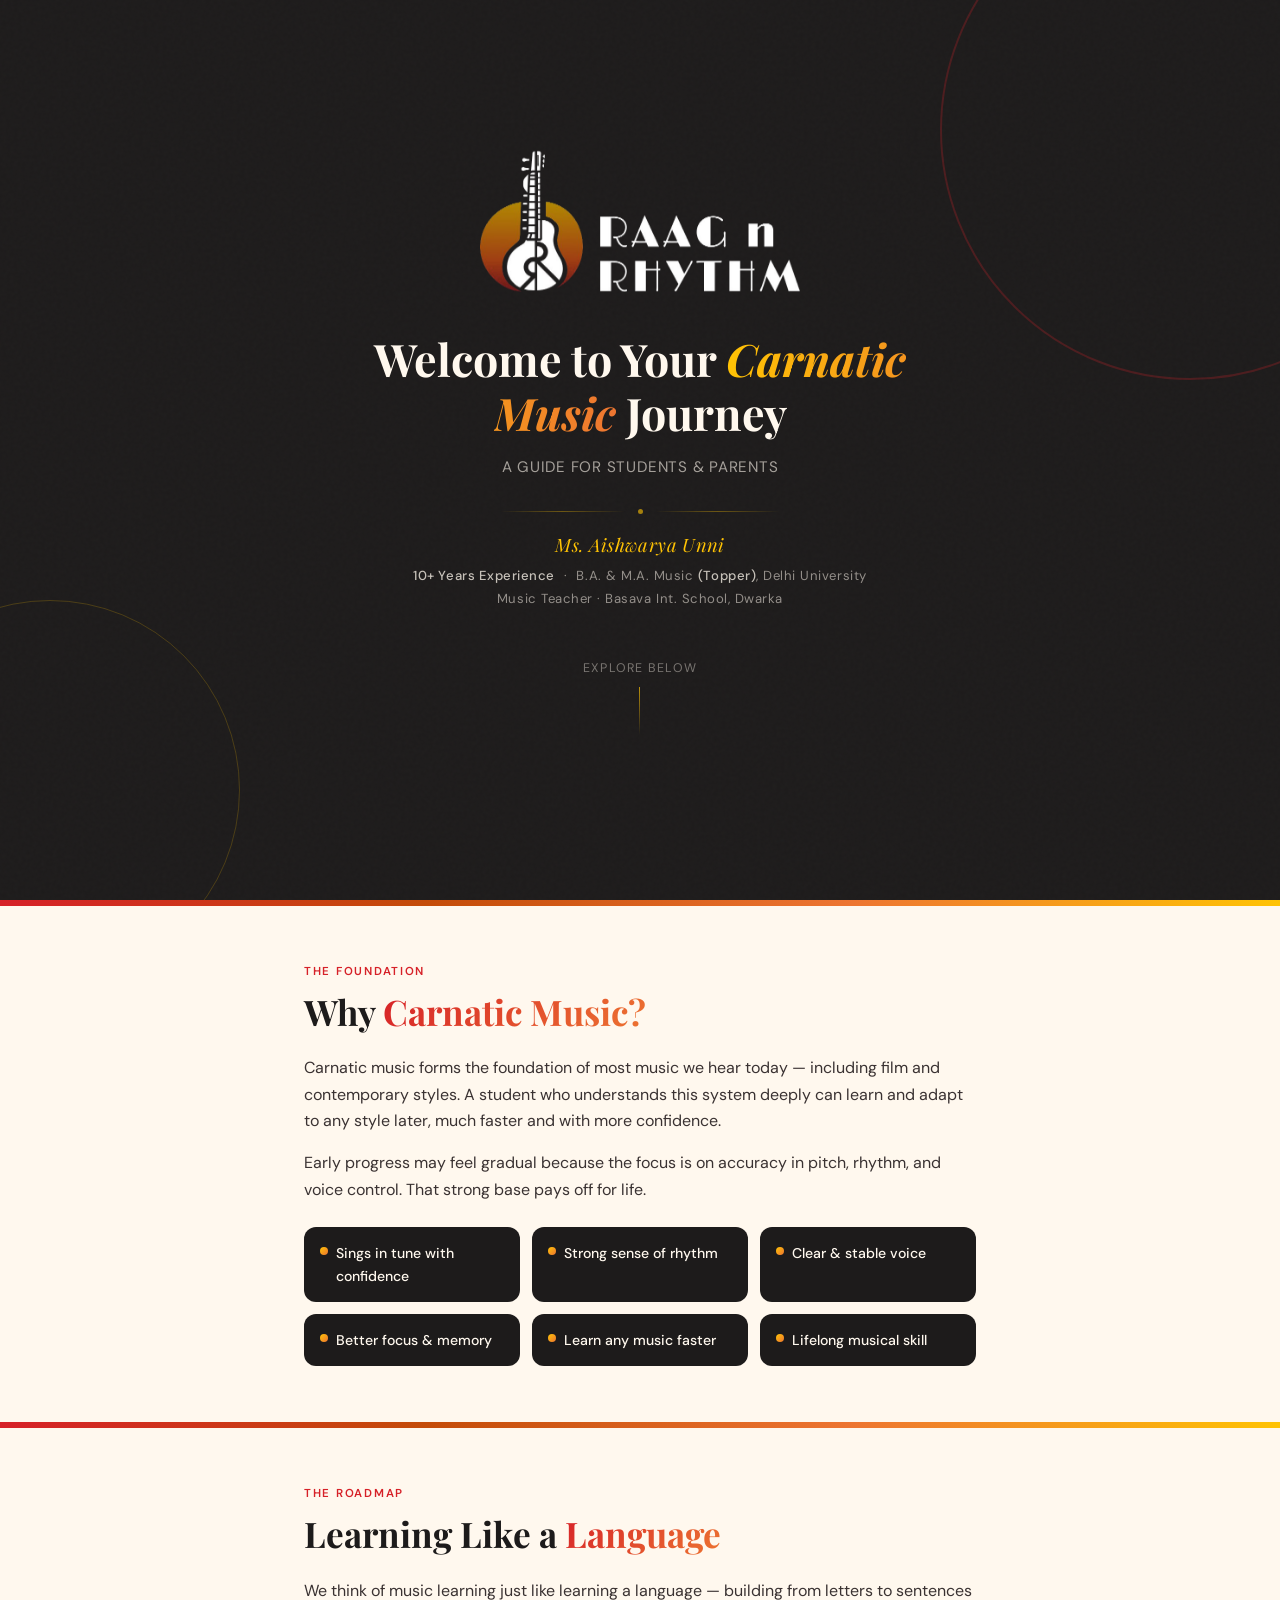
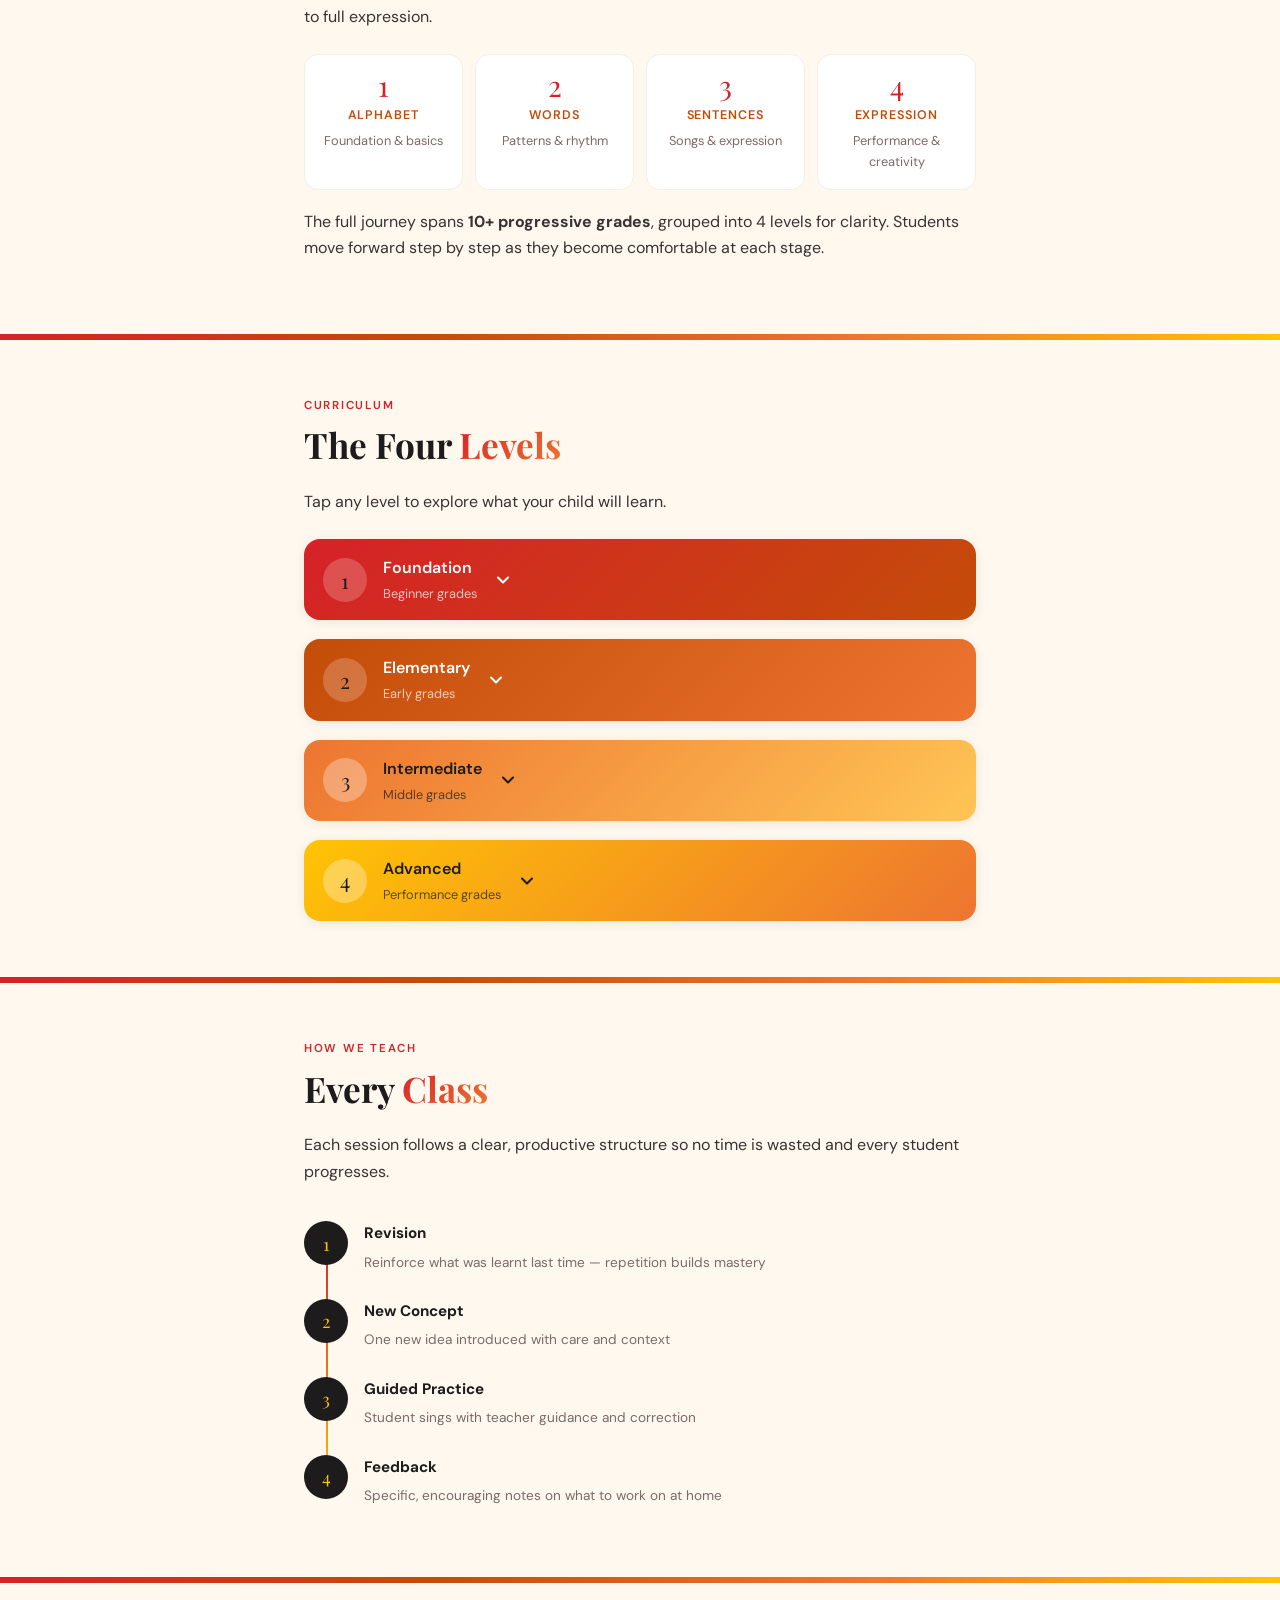
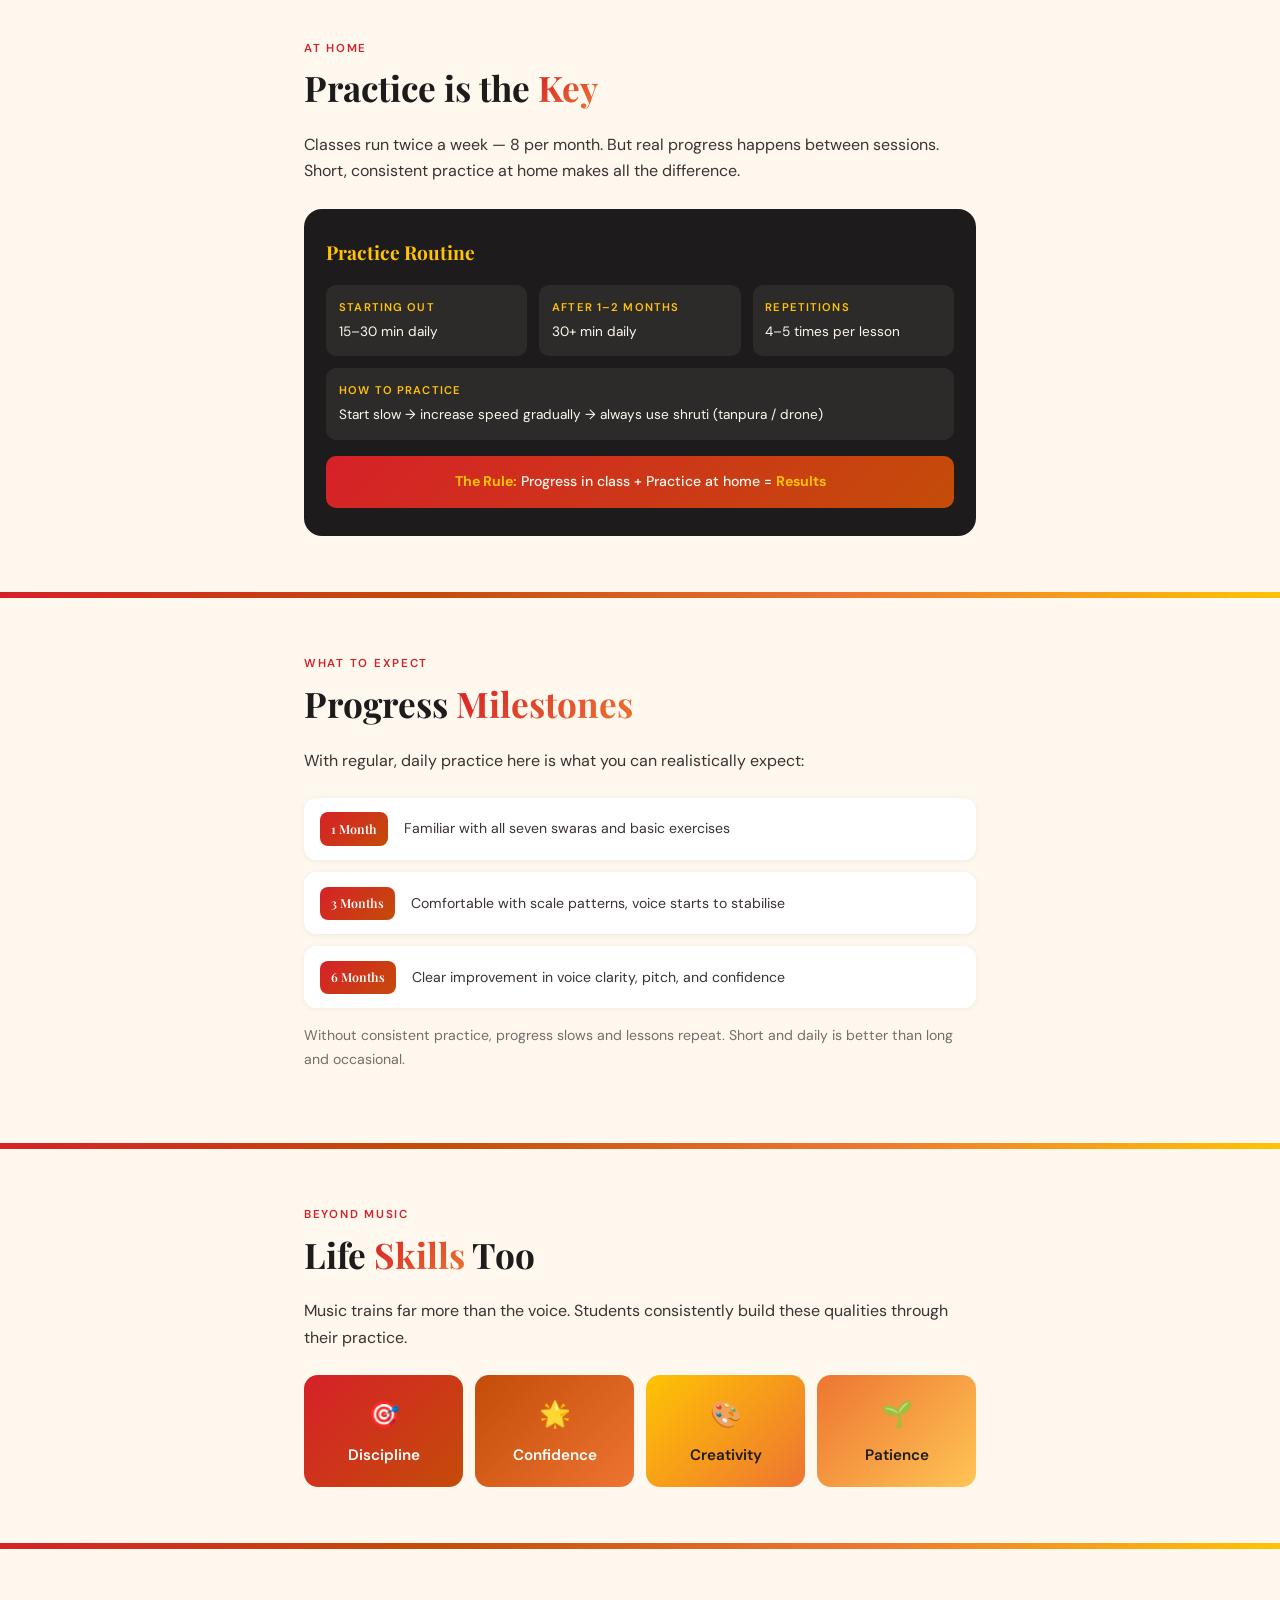
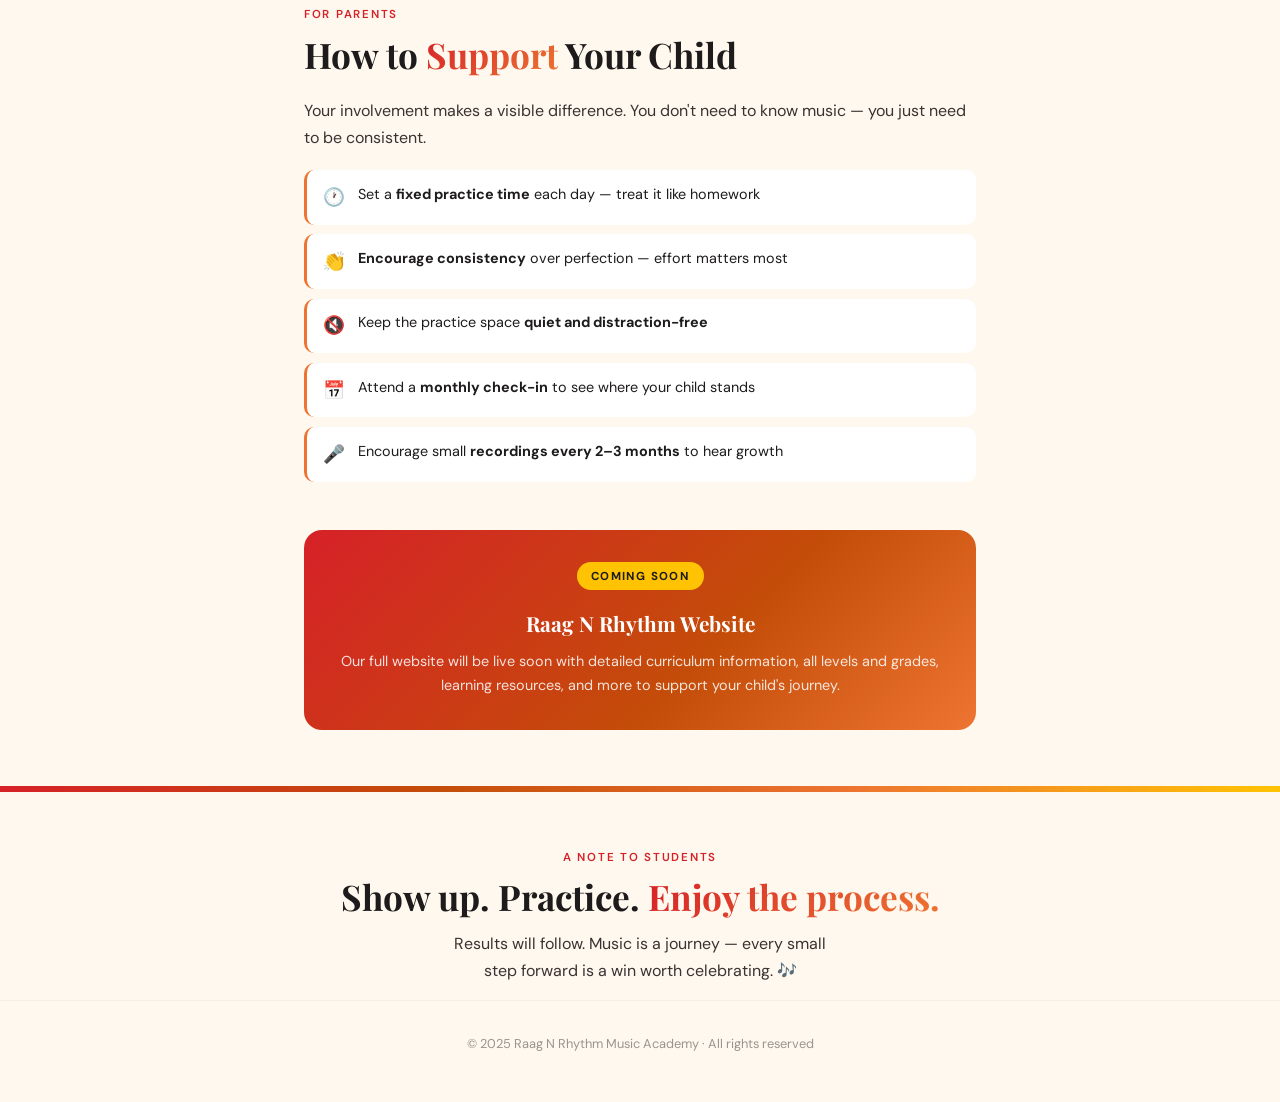
<file: resource/index.html>
<!DOCTYPE html>
<html lang="en">
<head>
<meta charset="UTF-8" />
<meta name="viewport" content="width=device-width, initial-scale=1.0" />
<title>Raag N Rhythm — Student & Parent Guide</title>
<link rel="preconnect" href="https://fonts.googleapis.com">
<link href="https://fonts.googleapis.com/css2?family=Playfair+Display:ital,wght@0,400;0,700;1,400&family=DM+Sans:wght@300;400;500;600&display=swap" rel="stylesheet">
<style>
  :root {
    --crimson:   #D62128;
    --deep-org:  #C44C09;
    --orange:    #ED7531;
    --gold:      #FFC304;
    --gold-lt:   #FFC555;
    --ink:       #1D1B1B;
    --cream:     #FFF8EE;
    --warm-grey: #F5EEE6;
  }

  *, *::before, *::after { box-sizing: border-box; margin: 0; padding: 0; }

  html { scroll-behavior: smooth; }

  body {
    font-family: 'DM Sans', sans-serif;
    background: var(--cream);
    color: var(--ink);
    font-size: 16px;
    line-height: 1.65;
    overflow-x: hidden;
  }

  /* ── HERO ── */
  .hero {
    background: var(--ink);
    min-height: 100svh;
    display: flex;
    flex-direction: column;
    align-items: center;
    justify-content: center;
    padding: 3rem 1.5rem 4rem;
    position: relative;
    overflow: hidden;
    text-align: center;
  }

  /* decorative mandala rings */
  .hero::before, .hero::after {
    content: '';
    position: absolute;
    border-radius: 50%;
    border: 1px solid rgba(255,195,4,.18);
    pointer-events: none;
  }
  .hero::before {
    width: 500px; height: 500px;
    top: -120px; right: -160px;
    border-width: 2px;
    border-color: rgba(214,33,40,.25);
  }
  .hero::after {
    width: 380px; height: 380px;
    bottom: -80px; left: -140px;
    border-color: rgba(255,195,4,.2);
  }

  /* subtle grain overlay */
  .hero-grain {
    position: absolute; inset: 0;
    background-image: url("data:image/svg+xml,%3Csvg viewBox='0 0 256 256' xmlns='http://www.w3.org/2000/svg'%3E%3Cfilter id='noise'%3E%3CfeTurbulence type='fractalNoise' baseFrequency='0.9' numOctaves='4' stitchTiles='stitch'/%3E%3C/filter%3E%3Crect width='100%25' height='100%25' filter='url(%23noise)' opacity='0.04'/%3E%3C/svg%3E");
    pointer-events: none;
    opacity: .5;
  }

  .logo-wrap {
    position: relative; z-index: 2;
    width: min(320px, 82vw);
    margin-bottom: 2.5rem;
    animation: fadeDown .9s ease both;
  }
  .logo-wrap svg { width: 100%; height: auto; }

  .hero-tagline {
    position: relative; z-index: 2;
    font-family: 'Playfair Display', serif;
    font-size: clamp(1.6rem, 6vw, 2.8rem);
    color: var(--cream);
    line-height: 1.2;
    max-width: 20ch;
    animation: fadeUp .9s .2s ease both;
  }
  .hero-tagline em {
    font-style: italic;
    background: linear-gradient(90deg, var(--gold), var(--orange));
    -webkit-background-clip: text;
    -webkit-text-fill-color: transparent;
    background-clip: text;
  }

  .hero-sub {
    position: relative; z-index: 2;
    margin-top: 1rem;
    color: rgba(255,248,238,.6);
    font-size: .95rem;
    letter-spacing: .05em;
    text-transform: uppercase;
    animation: fadeUp .9s .35s ease both;
  }

  .hero-divider {
    position: relative; z-index: 2;
    width: min(280px, 70vw);
    margin: 1.8rem auto 0;
    display: flex; align-items: center; gap: .8rem;
    animation: fadeUp .9s .42s ease both;
  }
  .hero-divider::before, .hero-divider::after {
    content: '';
    flex: 1; height: 1px;
    background: linear-gradient(90deg, transparent, rgba(255,195,4,.35), transparent);
  }
  .hero-divider-dot {
    width: 5px; height: 5px; border-radius: 50%;
    background: var(--gold);
    opacity: .6;
    flex-shrink: 0;
  }

  .hero-credentials {
    position: relative; z-index: 2;
    margin-top: 1rem;
    text-align: center;
    animation: fadeUp .9s .48s ease both;
  }
  .hero-credentials .cred-name {
    font-family: 'Playfair Display', serif;
    font-size: clamp(.95rem, 3.5vw, 1.15rem);
    color: var(--gold);
    font-style: italic;
    letter-spacing: .02em;
    margin-bottom: .3rem;
  }
  .hero-credentials .cred-line {
    font-size: clamp(.75rem, 2.8vw, .82rem);
    color: rgba(255,248,238,.52);
    letter-spacing: .04em;
    line-height: 1.7;
  }
  .hero-credentials .cred-line strong {
    color: rgba(255,248,238,.75);
    font-weight: 500;
  }

  .scroll-cue {
    position: relative; z-index: 2;
    margin-top: 3rem;
    display: flex; flex-direction: column; align-items: center; gap: .5rem;
    color: rgba(255,248,238,.4);
    font-size: .78rem;
    letter-spacing: .1em;
    text-transform: uppercase;
    animation: fadeUp .9s .5s ease both;
  }
  .scroll-cue span {
    width: 1px; height: 48px;
    background: linear-gradient(to bottom, rgba(255,195,4,.7), transparent);
    display: block;
    animation: lineGrow 1.6s 1s ease-in-out infinite alternate;
  }

  /* ── DIVIDER BAND ── */
  .band {
    height: 6px;
    background: linear-gradient(90deg, var(--crimson), var(--deep-org), var(--orange), var(--gold));
  }

  /* ── SECTIONS ── */
  .section {
    padding: 3.5rem 1.5rem;
    max-width: 720px;
    margin: 0 auto;
  }

  .section-label {
    font-size: .72rem;
    letter-spacing: .15em;
    text-transform: uppercase;
    color: var(--crimson);
    font-weight: 600;
    margin-bottom: .6rem;
  }

  .section-title {
    font-family: 'Playfair Display', serif;
    font-size: clamp(1.6rem, 5vw, 2.2rem);
    line-height: 1.2;
    margin-bottom: 1.4rem;
    color: var(--ink);
  }

  .section-title span {
    background: linear-gradient(135deg, var(--crimson), var(--orange));
    -webkit-background-clip: text;
    -webkit-text-fill-color: transparent;
    background-clip: text;
  }

  .prose {
    font-size: 1rem;
    color: #3a3232;
    margin-bottom: 1rem;
  }

  /* ── WHY CARNATIC — benefit pills ── */
  .benefit-grid {
    display: grid;
    grid-template-columns: 1fr 1fr;
    gap: .75rem;
    margin-top: 1.5rem;
  }

  .benefit-pill {
    background: var(--ink);
    color: var(--cream);
    border-radius: 12px;
    padding: .9rem 1rem;
    font-size: .88rem;
    font-weight: 500;
    display: flex; align-items: flex-start; gap: .5rem;
    transition: transform .2s;
  }
  .benefit-pill:hover { transform: translateY(-2px); }
  .benefit-pill .pip {
    width: 8px; height: 8px; border-radius: 50%; flex-shrink: 0; margin-top: 5px;
    background: linear-gradient(135deg, var(--gold), var(--orange));
  }

  /* ── LANGUAGE ANALOGY ── */
  .analogy-row {
    display: flex;
    gap: .75rem;
    flex-wrap: wrap;
    margin-top: 1.5rem;
  }
  .analogy-card {
    flex: 1; min-width: 120px;
    border: 1.5px solid var(--warm-grey);
    border-radius: 14px;
    padding: 1rem .9rem;
    text-align: center;
    background: #fff;
  }
  .analogy-card .num {
    font-family: 'Playfair Display', serif;
    font-size: 1.8rem;
    color: var(--crimson);
    line-height: 1;
  }
  .analogy-card .word {
    font-size: .78rem;
    color: var(--deep-org);
    font-weight: 600;
    letter-spacing: .08em;
    text-transform: uppercase;
    margin-top: .3rem;
  }
  .analogy-card .desc {
    font-size: .8rem;
    color: #7a6a6a;
    margin-top: .3rem;
  }

  /* ── LEVEL CARDS ── */
  .levels-stack {
    display: flex; flex-direction: column; gap: 1rem;
    margin-top: 1.5rem;
  }

  .level-card {
    border-radius: 16px;
    overflow: hidden;
    box-shadow: 0 2px 12px rgba(29,27,27,.08);
  }

  .level-header {
    display: flex; align-items: center; gap: 1rem;
    padding: 1rem 1.2rem;
    cursor: pointer;
    user-select: none;
  }

  .level-badge {
    width: 44px; height: 44px; border-radius: 50%;
    display: flex; align-items: center; justify-content: center;
    font-family: 'Playfair Display', serif;
    font-size: 1.3rem;
    color: var(--ink);
    flex-shrink: 0;
  }

  .level-title {
    flex: 1;
    font-weight: 600;
    font-size: 1rem;
  }
  .level-sub { font-size: .8rem; opacity: .7; margin-top: .1rem; }

  .chevron {
    width: 20px; height: 20px; color: currentColor;
    transition: transform .3s;
    flex-shrink: 0;
  }
  .level-card.open .chevron { transform: rotate(180deg); }

  .level-body {
    max-height: 0; overflow: hidden;
    transition: max-height .4s ease;
    background: #fff;
  }
  .level-card.open .level-body { max-height: 600px; }

  .level-body-inner {
    padding: 1rem 1.2rem 1.4rem;
    border-top: 1px solid rgba(0,0,0,.06);
  }

  .tag-cloud { display: flex; flex-wrap: wrap; gap: .4rem; margin-bottom: .9rem; }
  .tag {
    font-size: .78rem; font-weight: 500;
    padding: .3rem .75rem;
    border-radius: 99px;
    background: var(--warm-grey);
    color: var(--ink);
  }

  .outcomes-title { font-size: .75rem; letter-spacing: .1em; text-transform: uppercase; color: var(--crimson); font-weight: 600; margin-bottom: .4rem; }
  .outcomes-list { list-style: none; }
  .outcomes-list li { font-size: .88rem; color: #3a3232; padding: .2rem 0 .2rem 1.2rem; position: relative; }
  .outcomes-list li::before { content: '✓'; position: absolute; left: 0; color: var(--deep-org); font-weight: 700; }

  /* level colors */
  .lv1 .level-header { background: linear-gradient(135deg, #D62128, #C44C09); color: #fff; }
  .lv1 .level-badge { background: rgba(255,255,255,.2); }
  .lv2 .level-header { background: linear-gradient(135deg, #C44C09, #ED7531); color: #fff; }
  .lv2 .level-badge { background: rgba(255,255,255,.2); }
  .lv3 .level-header { background: linear-gradient(135deg, #ED7531, #FFC555); color: var(--ink); }
  .lv3 .level-badge { background: rgba(255,255,255,.3); }
  .lv4 .level-header { background: linear-gradient(135deg, #FFC304, #ED7531); color: var(--ink); }
  .lv4 .level-badge { background: rgba(255,255,255,.3); }

  /* ── CLASS STRUCTURE ── */
  .class-steps {
    display: flex; flex-direction: column; gap: 0;
    margin-top: 1.5rem;
    position: relative;
  }
  .class-steps::before {
    content: ''; position: absolute;
    left: 22px; top: 24px; bottom: 24px;
    width: 2px;
    background: linear-gradient(to bottom, var(--crimson), var(--gold));
  }

  .class-step {
    display: flex; gap: 1rem; align-items: flex-start;
    padding: .75rem 0;
  }
  .step-num {
    width: 44px; height: 44px; border-radius: 50%;
    flex-shrink: 0;
    background: var(--ink);
    color: var(--gold);
    font-family: 'Playfair Display', serif;
    font-size: 1.1rem;
    display: flex; align-items: center; justify-content: center;
    position: relative; z-index: 1;
  }
  .step-text strong { display: block; font-size: .95rem; margin-bottom: .15rem; }
  .step-text span { font-size: .85rem; color: #7a6a6a; }

  /* ── PRACTICE BLOCK ── */
  .practice-card {
    background: var(--ink);
    border-radius: 18px;
    color: var(--cream);
    padding: 1.8rem 1.4rem;
    margin-top: 1.5rem;
  }
  .practice-card h3 {
    font-family: 'Playfair Display', serif;
    font-size: 1.2rem;
    color: var(--gold);
    margin-bottom: 1rem;
  }
  .practice-rule {
    background: linear-gradient(135deg, var(--crimson), var(--deep-org));
    border-radius: 10px;
    padding: .9rem 1rem;
    font-size: .88rem;
    margin-top: 1rem;
    text-align: center;
    font-weight: 500;
  }
  .practice-rule strong { color: var(--gold); }

  .practice-grid {
    display: grid; grid-template-columns: 1fr 1fr; gap: .75rem;
    margin-bottom: .75rem;
  }
  .prac-item {
    background: rgba(255,248,238,.07);
    border-radius: 10px;
    padding: .8rem;
    font-size: .85rem;
  }
  .prac-item .pi-label { font-size: .7rem; letter-spacing: .1em; text-transform: uppercase; color: var(--gold); font-weight: 600; margin-bottom: .3rem; }

  /* ── TIMELINE ── */
  .timeline {
    display: flex; flex-direction: column; gap: .75rem;
    margin-top: 1.5rem;
  }
  .tl-row {
    display: flex; gap: 1rem; align-items: center;
    background: #fff;
    border-radius: 12px;
    padding: .9rem 1rem;
    box-shadow: 0 1px 6px rgba(29,27,27,.07);
  }
  .tl-badge {
    background: linear-gradient(135deg, var(--crimson), var(--deep-org));
    color: #fff;
    border-radius: 8px;
    padding: .4rem .7rem;
    font-size: .78rem;
    font-weight: 600;
    white-space: nowrap;
    flex-shrink: 0;
    font-family: 'Playfair Display', serif;
  }
  .tl-text { font-size: .88rem; color: #3a3232; }

  /* ── LIFE SKILLS ── */
  .skills-grid {
    display: grid; grid-template-columns: 1fr 1fr; gap: .75rem;
    margin-top: 1.5rem;
  }
  .skill-tile {
    border-radius: 14px;
    padding: 1.2rem 1rem;
    text-align: center;
    font-weight: 600;
    font-size: .95rem;
  }
  .sk1 { background: linear-gradient(135deg, #D62128, #C44C09); color: #fff; }
  .sk2 { background: linear-gradient(135deg, #C44C09, #ED7531); color: #fff; }
  .sk3 { background: linear-gradient(135deg, #FFC304, #ED7531); color: var(--ink); }
  .sk4 { background: linear-gradient(135deg, #ED7531, #FFC555); color: var(--ink); }
  .skill-icon { font-size: 1.6rem; margin-bottom: .4rem; display: block; }

  /* ── PARENTS SECTION ── */
  .tips-list {
    display: flex; flex-direction: column; gap: .6rem;
    margin-top: 1.2rem;
  }
  .tip-row {
    display: flex; align-items: flex-start; gap: .8rem;
    background: #fff;
    border-radius: 10px;
    padding: .8rem 1rem;
    font-size: .9rem;
    border-left: 3px solid var(--orange);
  }
  .tip-row .tip-icon { font-size: 1.1rem; flex-shrink: 0; }

  /* ── COMING SOON ── */
  .coming-card {
    background: linear-gradient(135deg, var(--crimson) 0%, var(--deep-org) 60%, var(--orange) 100%);
    border-radius: 18px;
    padding: 2rem 1.4rem;
    text-align: center;
    color: #fff;
    margin-top: 3rem;
  }
  .coming-card h3 { font-family: 'Playfair Display', serif; font-size: 1.3rem; margin-bottom: .6rem; }
  .coming-card p { font-size: .9rem; opacity: .85; }
  .coming-badge {
    display: inline-block;
    background: var(--gold);
    color: var(--ink);
    font-size: .72rem; font-weight: 700; letter-spacing: .12em; text-transform: uppercase;
    border-radius: 99px;
    padding: .3rem .9rem;
    margin-bottom: 1rem;
  }

  /* ── FOOTER ── */
  footer {
    text-align: center;
    padding: 2rem 1.5rem 3rem;
    font-size: .8rem;
    color: rgba(29,27,27,.45);
    border-top: 1px solid var(--warm-grey);
  }

  /* ── ANIMATIONS ── */
  @keyframes fadeDown { from { opacity:0; transform:translateY(-20px); } to { opacity:1; transform:translateY(0); } }
  @keyframes fadeUp   { from { opacity:0; transform:translateY(20px);  } to { opacity:1; transform:translateY(0); } }
  @keyframes lineGrow { from { transform:scaleY(.6); } to { transform:scaleY(1.1); } }

  /* fade-in-on-scroll polyfill with JS below */
  .reveal { opacity: 0; transform: translateY(24px); transition: opacity .6s ease, transform .6s ease; }
  .reveal.visible { opacity: 1; transform: translateY(0); }

  /* ── DESKTOP TWEAKS ── */
  @media (min-width: 640px) {
    .benefit-grid { grid-template-columns: 1fr 1fr 1fr; }
    .levels-stack { gap: 1.2rem; }
    .practice-grid { grid-template-columns: repeat(3, 1fr); }
    .skills-grid { grid-template-columns: repeat(4, 1fr); }
  }
</style>
</head>
<body>

<!-- ═══ HERO ═══ -->
<section class="hero">
  <div class="hero-grain"></div>

  <div class="logo-wrap">
    <img src="[data-uri]" alt="Raag N Rhythm Logo" style="width:100%;height:auto;display:block;" />
  </div>

  <h1 class="hero-tagline">Welcome to Your <em>Carnatic Music</em> Journey</h1>
  <p class="hero-sub">A guide for students &amp; parents</p>

  <div class="hero-divider"><span class="hero-divider-dot"></span></div>

  <div class="hero-credentials">
    <div class="cred-name">Ms. Aishwarya Unni</div>
    <div class="cred-line">
      <strong>10+ Years Experience</strong> &nbsp;·&nbsp; B.A. &amp; M.A. Music <strong>(Topper)</strong>, Delhi University<br>
      Music Teacher · Basava Int. School, Dwarka
    </div>
  </div>

  <div class="scroll-cue">
    <p>Explore below</p>
    <span></span>
  </div>
</section>

<div class="band"></div>

<!-- ═══ WHY CARNATIC ═══ -->
<section class="section reveal">
  <p class="section-label">The Foundation</p>
  <h2 class="section-title">Why <span>Carnatic Music?</span></h2>
  <p class="prose">Carnatic music forms the foundation of most music we hear today — including film and contemporary styles. A student who understands this system deeply can learn and adapt to any style later, much faster and with more confidence.</p>
  <p class="prose">Early progress may feel gradual because the focus is on accuracy in pitch, rhythm, and voice control. That strong base pays off for life.</p>
  <div class="benefit-grid">
    <div class="benefit-pill"><span class="pip"></span>Sings in tune with confidence</div>
    <div class="benefit-pill"><span class="pip"></span>Strong sense of rhythm</div>
    <div class="benefit-pill"><span class="pip"></span>Clear &amp; stable voice</div>
    <div class="benefit-pill"><span class="pip"></span>Better focus &amp; memory</div>
    <div class="benefit-pill"><span class="pip"></span>Learn any music faster</div>
    <div class="benefit-pill"><span class="pip"></span>Lifelong musical skill</div>
  </div>
</section>

<div class="band"></div>

<!-- ═══ JOURNEY STRUCTURE ═══ -->
<section class="section reveal">
  <p class="section-label">The Roadmap</p>
  <h2 class="section-title">Learning Like a <span>Language</span></h2>
  <p class="prose">We think of music learning just like learning a language — building from letters to sentences to full expression.</p>
  <div class="analogy-row">
    <div class="analogy-card">
      <div class="num">1</div>
      <div class="word">Alphabet</div>
      <div class="desc">Foundation &amp; basics</div>
    </div>
    <div class="analogy-card">
      <div class="num">2</div>
      <div class="word">Words</div>
      <div class="desc">Patterns &amp; rhythm</div>
    </div>
    <div class="analogy-card">
      <div class="num">3</div>
      <div class="word">Sentences</div>
      <div class="desc">Songs &amp; expression</div>
    </div>
    <div class="analogy-card">
      <div class="num">4</div>
      <div class="word">Expression</div>
      <div class="desc">Performance &amp; creativity</div>
    </div>
  </div>
  <p class="prose" style="margin-top:1.2rem;">The full journey spans <strong>10+ progressive grades</strong>, grouped into 4 levels for clarity. Students move forward step by step as they become comfortable at each stage.</p>
</section>

<div class="band"></div>

<!-- ═══ LEVELS ═══ -->
<section class="section reveal">
  <p class="section-label">Curriculum</p>
  <h2 class="section-title">The Four <span>Levels</span></h2>
  <p class="prose">Tap any level to explore what your child will learn.</p>

  <div class="levels-stack">

    <!-- LEVEL 1 -->
    <div class="level-card lv1" onclick="toggle(this)">
      <div class="level-header">
        <div class="level-badge">1</div>
        <div>
          <div class="level-title">Foundation</div>
          <div class="level-sub">Beginner grades</div>
        </div>
        <svg class="chevron" viewBox="0 0 24 24" fill="none" stroke="currentColor" stroke-width="2.5" stroke-linecap="round" stroke-linejoin="round"><polyline points="6 9 12 15 18 9"/></svg>
      </div>
      <div class="level-body">
        <div class="level-body-inner">
          <div class="tag-cloud">
            <span class="tag">Swaras (Sa Ri Ga Ma Pa Da Ni)</span>
            <span class="tag">Sarali Varisai</span>
            <span class="tag">Madhya Sthayi</span>
            <span class="tag">Mandra Sthayi</span>
            <span class="tag">Taara Sthayi</span>
            <span class="tag">Voice Culture</span>
            <span class="tag">Talam Basics</span>
          </div>
          <div class="outcomes-title">Outcomes</div>
          <ul class="outcomes-list">
            <li>Sing basic patterns with confidence</li>
            <li>Improved focus and listening</li>
            <li>Strong base for all future learning</li>
          </ul>
        </div>
      </div>
    </div>

    <!-- LEVEL 2 -->
    <div class="level-card lv2" onclick="toggle(this)">
      <div class="level-header">
        <div class="level-badge">2</div>
        <div>
          <div class="level-title">Elementary</div>
          <div class="level-sub">Early grades</div>
        </div>
        <svg class="chevron" viewBox="0 0 24 24" fill="none" stroke="currentColor" stroke-width="2.5" stroke-linecap="round" stroke-linejoin="round"><polyline points="6 9 12 15 18 9"/></svg>
      </div>
      <div class="level-body">
        <div class="level-body-inner">
          <div class="tag-cloud">
            <span class="tag">Janta Varisai</span>
            <span class="tag">Daatu Varisai</span>
            <span class="tag">Alankaras</span>
            <span class="tag">Introduction to Ragas</span>
          </div>
          <div class="outcomes-title">Outcomes</div>
          <ul class="outcomes-list">
            <li>Better rhythm and timing</li>
            <li>Stronger voice control</li>
            <li>Early understanding of musical structure</li>
          </ul>
        </div>
      </div>
    </div>

    <!-- LEVEL 3 -->
    <div class="level-card lv3" onclick="toggle(this)">
      <div class="level-header">
        <div class="level-badge">3</div>
        <div>
          <div class="level-title">Intermediate</div>
          <div class="level-sub">Middle grades</div>
        </div>
        <svg class="chevron" viewBox="0 0 24 24" fill="none" stroke="currentColor" stroke-width="2.5" stroke-linecap="round" stroke-linejoin="round"><polyline points="6 9 12 15 18 9"/></svg>
      </div>
      <div class="level-body">
        <div class="level-body-inner">
          <div class="tag-cloud">
            <span class="tag">Geethams</span>
            <span class="tag">Swarajatis</span>
            <span class="tag">Jatiswaras</span>
            <span class="tag">Gamakas (Ornamentation)</span>
          </div>
          <div class="outcomes-title">Outcomes</div>
          <ul class="outcomes-list">
            <li>Sing simple compositions end-to-end</li>
            <li>Development of musical expression</li>
            <li>Increased confidence on stage</li>
          </ul>
        </div>
      </div>
    </div>

    <!-- LEVEL 4 -->
    <div class="level-card lv4" onclick="toggle(this)">
      <div class="level-header">
        <div class="level-badge">4</div>
        <div>
          <div class="level-title">Advanced</div>
          <div class="level-sub">Performance grades</div>
        </div>
        <svg class="chevron" viewBox="0 0 24 24" fill="none" stroke="currentColor" stroke-width="2.5" stroke-linecap="round" stroke-linejoin="round"><polyline points="6 9 12 15 18 9"/></svg>
      </div>
      <div class="level-body">
        <div class="level-body-inner">
          <div class="tag-cloud">
            <span class="tag">Varnams</span>
            <span class="tag">Kritis</span>
            <span class="tag">Basic Improvisation</span>
          </div>
          <div class="outcomes-title">Outcomes</div>
          <ul class="outcomes-list">
            <li>Performance readiness</li>
            <li>Deeper understanding of music</li>
            <li>Creative expression and improvisation</li>
          </ul>
        </div>
      </div>
    </div>

  </div>
</section>

<div class="band"></div>

<!-- ═══ CLASS STRUCTURE ═══ -->
<section class="section reveal">
  <p class="section-label">How We Teach</p>
  <h2 class="section-title">Every <span>Class</span></h2>
  <p class="prose">Each session follows a clear, productive structure so no time is wasted and every student progresses.</p>
  <div class="class-steps">
    <div class="class-step">
      <div class="step-num">1</div>
      <div class="step-text">
        <strong>Revision</strong>
        <span>Reinforce what was learnt last time — repetition builds mastery</span>
      </div>
    </div>
    <div class="class-step">
      <div class="step-num">2</div>
      <div class="step-text">
        <strong>New Concept</strong>
        <span>One new idea introduced with care and context</span>
      </div>
    </div>
    <div class="class-step">
      <div class="step-num">3</div>
      <div class="step-text">
        <strong>Guided Practice</strong>
        <span>Student sings with teacher guidance and correction</span>
      </div>
    </div>
    <div class="class-step">
      <div class="step-num">4</div>
      <div class="step-text">
        <strong>Feedback</strong>
        <span>Specific, encouraging notes on what to work on at home</span>
      </div>
    </div>
  </div>
</section>

<div class="band"></div>

<!-- ═══ PRACTICE ═══ -->
<section class="section reveal">
  <p class="section-label">At Home</p>
  <h2 class="section-title">Practice is the <span>Key</span></h2>
  <p class="prose">Classes run twice a week — 8 per month. But real progress happens between sessions. Short, consistent practice at home makes all the difference.</p>
  <div class="practice-card">
    <h3>Practice Routine</h3>
    <div class="practice-grid">
      <div class="prac-item">
        <div class="pi-label">Starting Out</div>
        15–30 min daily
      </div>
      <div class="prac-item">
        <div class="pi-label">After 1–2 months</div>
        30+ min daily
      </div>
      <div class="prac-item">
        <div class="pi-label">Repetitions</div>
        4–5 times per lesson
      </div>
    </div>
    <div class="prac-item" style="margin-bottom:.75rem; background:rgba(255,248,238,.07);">
      <div class="pi-label">How to Practice</div>
      Start slow → increase speed gradually → always use shruti (tanpura / drone)
    </div>
    <div class="practice-rule">
      <strong>The Rule:</strong> Progress in class + Practice at home = <strong>Results</strong>
    </div>
  </div>
</section>

<div class="band"></div>

<!-- ═══ TIMELINE ═══ -->
<section class="section reveal">
  <p class="section-label">What to Expect</p>
  <h2 class="section-title">Progress <span>Milestones</span></h2>
  <p class="prose">With regular, daily practice here is what you can realistically expect:</p>
  <div class="timeline">
    <div class="tl-row">
      <div class="tl-badge">1 Month</div>
      <div class="tl-text">Familiar with all seven swaras and basic exercises</div>
    </div>
    <div class="tl-row">
      <div class="tl-badge">3 Months</div>
      <div class="tl-text">Comfortable with scale patterns, voice starts to stabilise</div>
    </div>
    <div class="tl-row">
      <div class="tl-badge">6 Months</div>
      <div class="tl-text">Clear improvement in voice clarity, pitch, and confidence</div>
    </div>
  </div>
  <p class="prose" style="margin-top:1rem; font-size:.88rem; opacity:.7;">Without consistent practice, progress slows and lessons repeat. Short and daily is better than long and occasional.</p>
</section>

<div class="band"></div>

<!-- ═══ LIFE SKILLS ═══ -->
<section class="section reveal">
  <p class="section-label">Beyond Music</p>
  <h2 class="section-title">Life <span>Skills</span> Too</h2>
  <p class="prose">Music trains far more than the voice. Students consistently build these qualities through their practice.</p>
  <div class="skills-grid">
    <div class="skill-tile sk1"><span class="skill-icon">🎯</span>Discipline</div>
    <div class="skill-tile sk2"><span class="skill-icon">🌟</span>Confidence</div>
    <div class="skill-tile sk3"><span class="skill-icon">🎨</span>Creativity</div>
    <div class="skill-tile sk4"><span class="skill-icon">🌱</span>Patience</div>
  </div>
</section>

<div class="band"></div>

<!-- ═══ FOR PARENTS ═══ -->
<section class="section reveal">
  <p class="section-label">For Parents</p>
  <h2 class="section-title">How to <span>Support</span> Your Child</h2>
  <p class="prose">Your involvement makes a visible difference. You don't need to know music — you just need to be consistent.</p>
  <div class="tips-list">
    <div class="tip-row"><span class="tip-icon">🕐</span><span>Set a <strong>fixed practice time</strong> each day — treat it like homework</span></div>
    <div class="tip-row"><span class="tip-icon">👏</span><span><strong>Encourage consistency</strong> over perfection — effort matters most</span></div>
    <div class="tip-row"><span class="tip-icon">🔇</span><span>Keep the practice space <strong>quiet and distraction-free</strong></span></div>
    <div class="tip-row"><span class="tip-icon">📅</span><span>Attend a <strong>monthly check-in</strong> to see where your child stands</span></div>
    <div class="tip-row"><span class="tip-icon">🎤</span><span>Encourage small <strong>recordings every 2–3 months</strong> to hear growth</span></div>
  </div>

  <!-- Coming soon -->
  <div class="coming-card">
    <div class="coming-badge">Coming Soon</div>
    <h3>Raag N Rhythm Website</h3>
    <p>Our full website will be live soon with detailed curriculum information, all levels and grades, learning resources, and more to support your child's journey.</p>
  </div>
</section>

<div class="band"></div>

<!-- ═══ NOTE TO STUDENTS ═══ -->
<section class="section reveal" style="text-align:center; padding-bottom: 1rem;">
  <p class="section-label">A Note to Students</p>
  <h2 class="section-title" style="margin-bottom:.8rem;">Show up. Practice. <span>Enjoy the process.</span></h2>
  <p class="prose" style="max-width:36ch; margin: 0 auto;">Results will follow. Music is a journey — every small step forward is a win worth celebrating. 🎶</p>
</section>

<footer>
  <p>© 2025 Raag N Rhythm Music Academy · All rights reserved</p>
</footer>

<script>
  function toggle(card) {
    card.classList.toggle('open');
  }

  // Scroll reveal
  const reveals = document.querySelectorAll('.reveal');
  const observer = new IntersectionObserver((entries) => {
    entries.forEach(e => {
      if (e.isIntersecting) {
        e.target.classList.add('visible');
        observer.unobserve(e.target);
      }
    });
  }, { threshold: 0.12 });
  reveals.forEach(r => observer.observe(r));
</script>
</body>
</html>
</file>
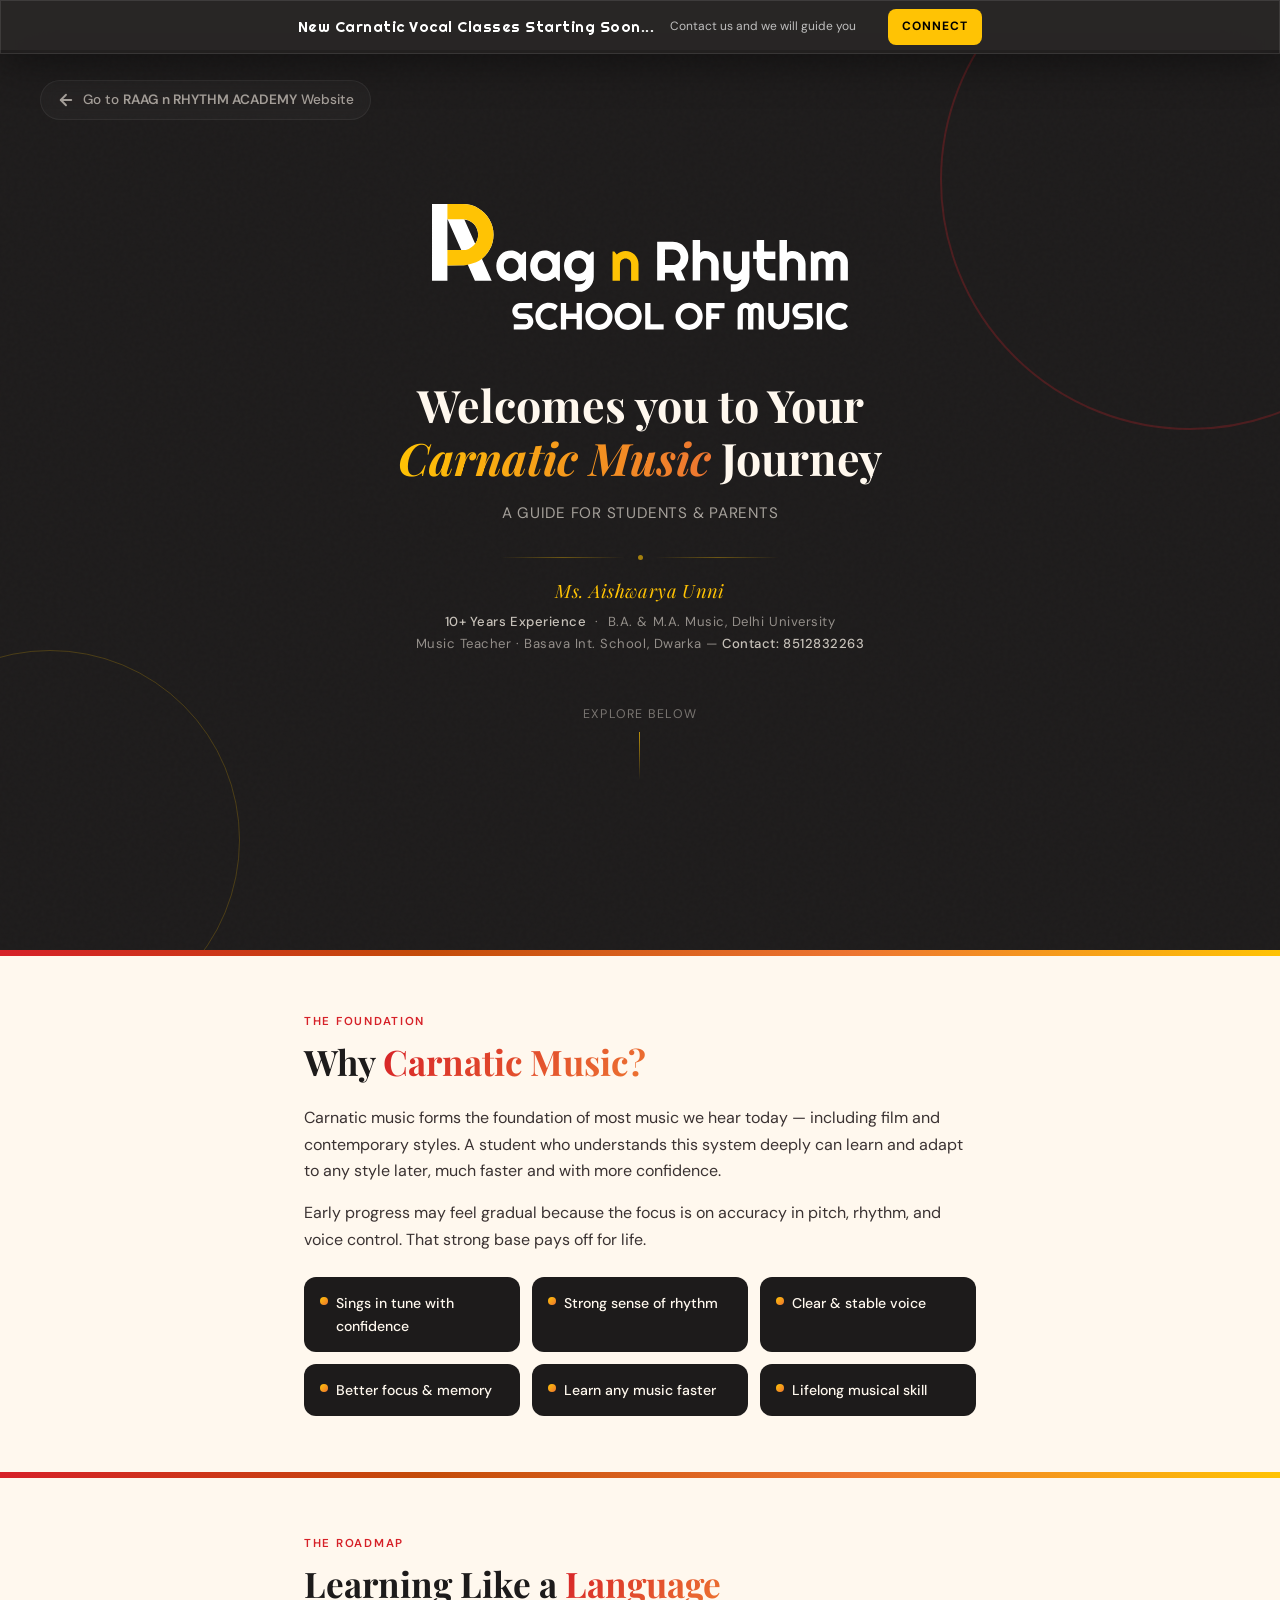
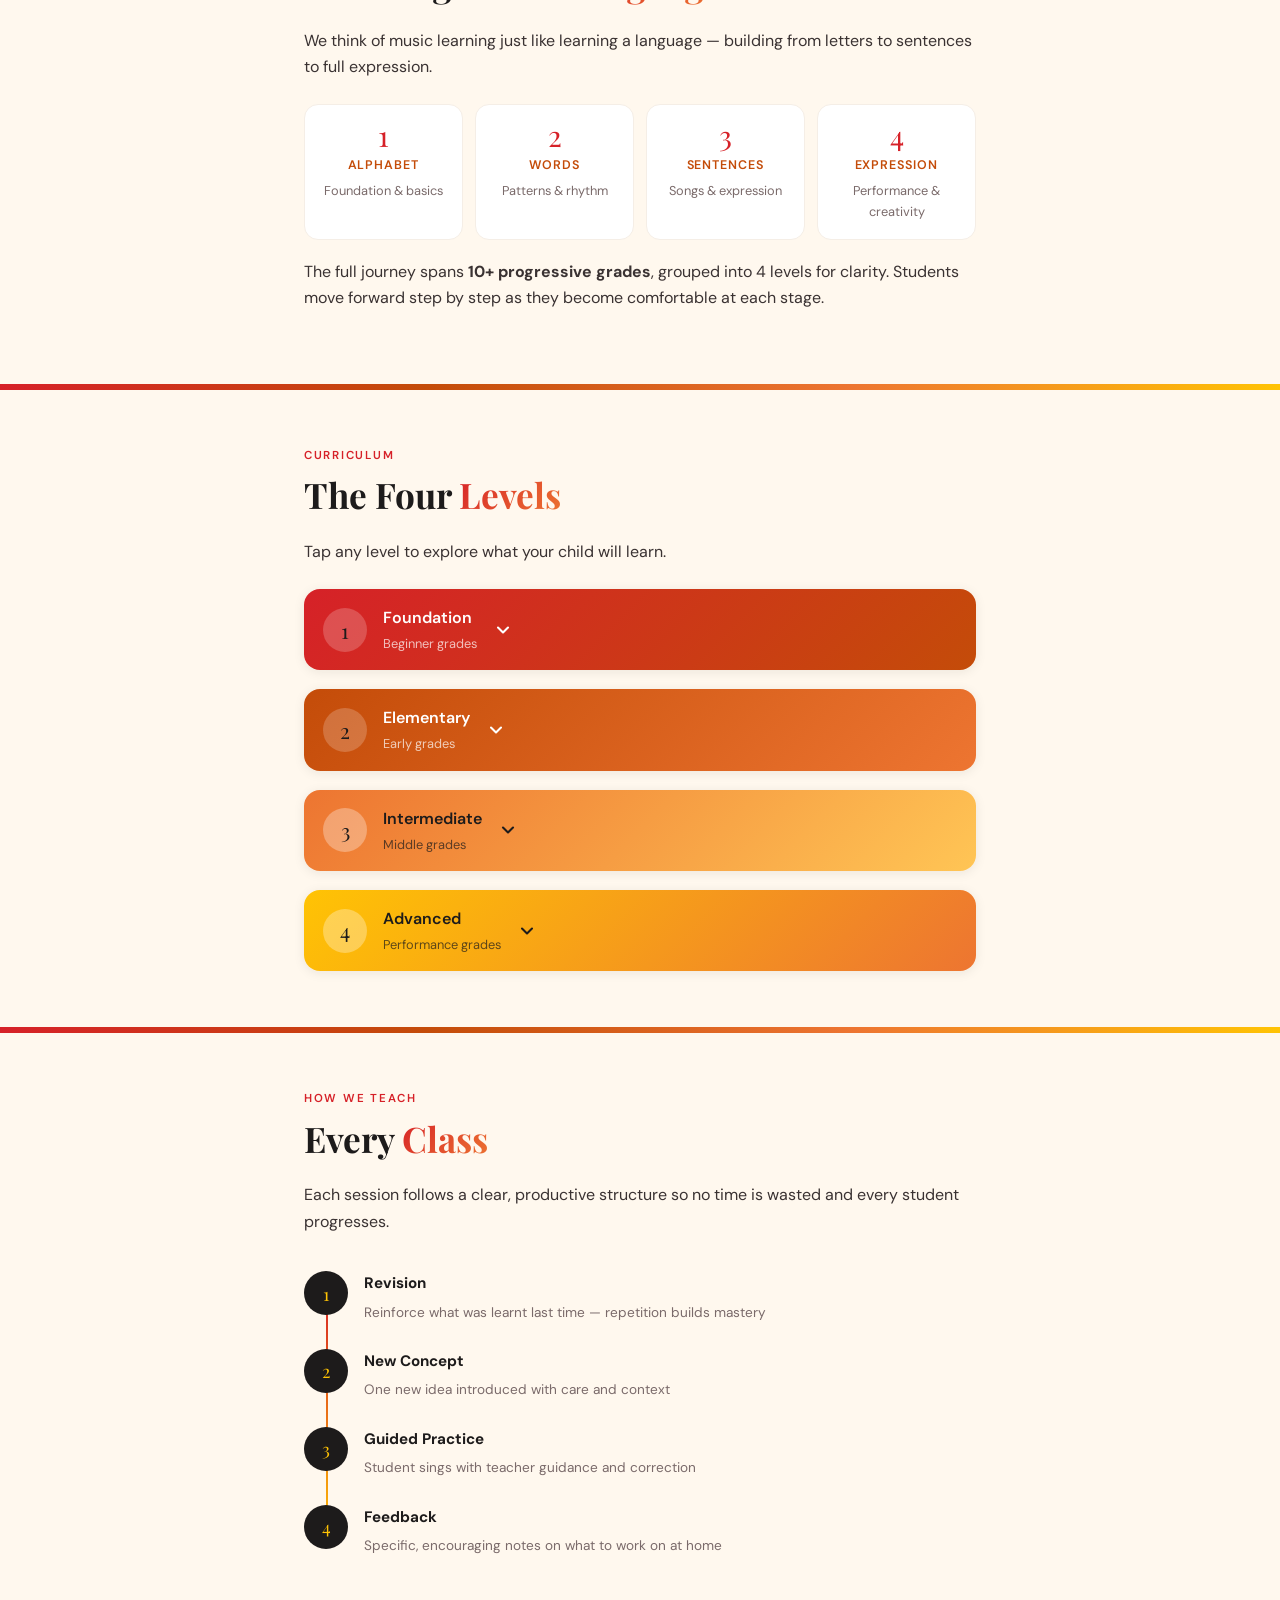
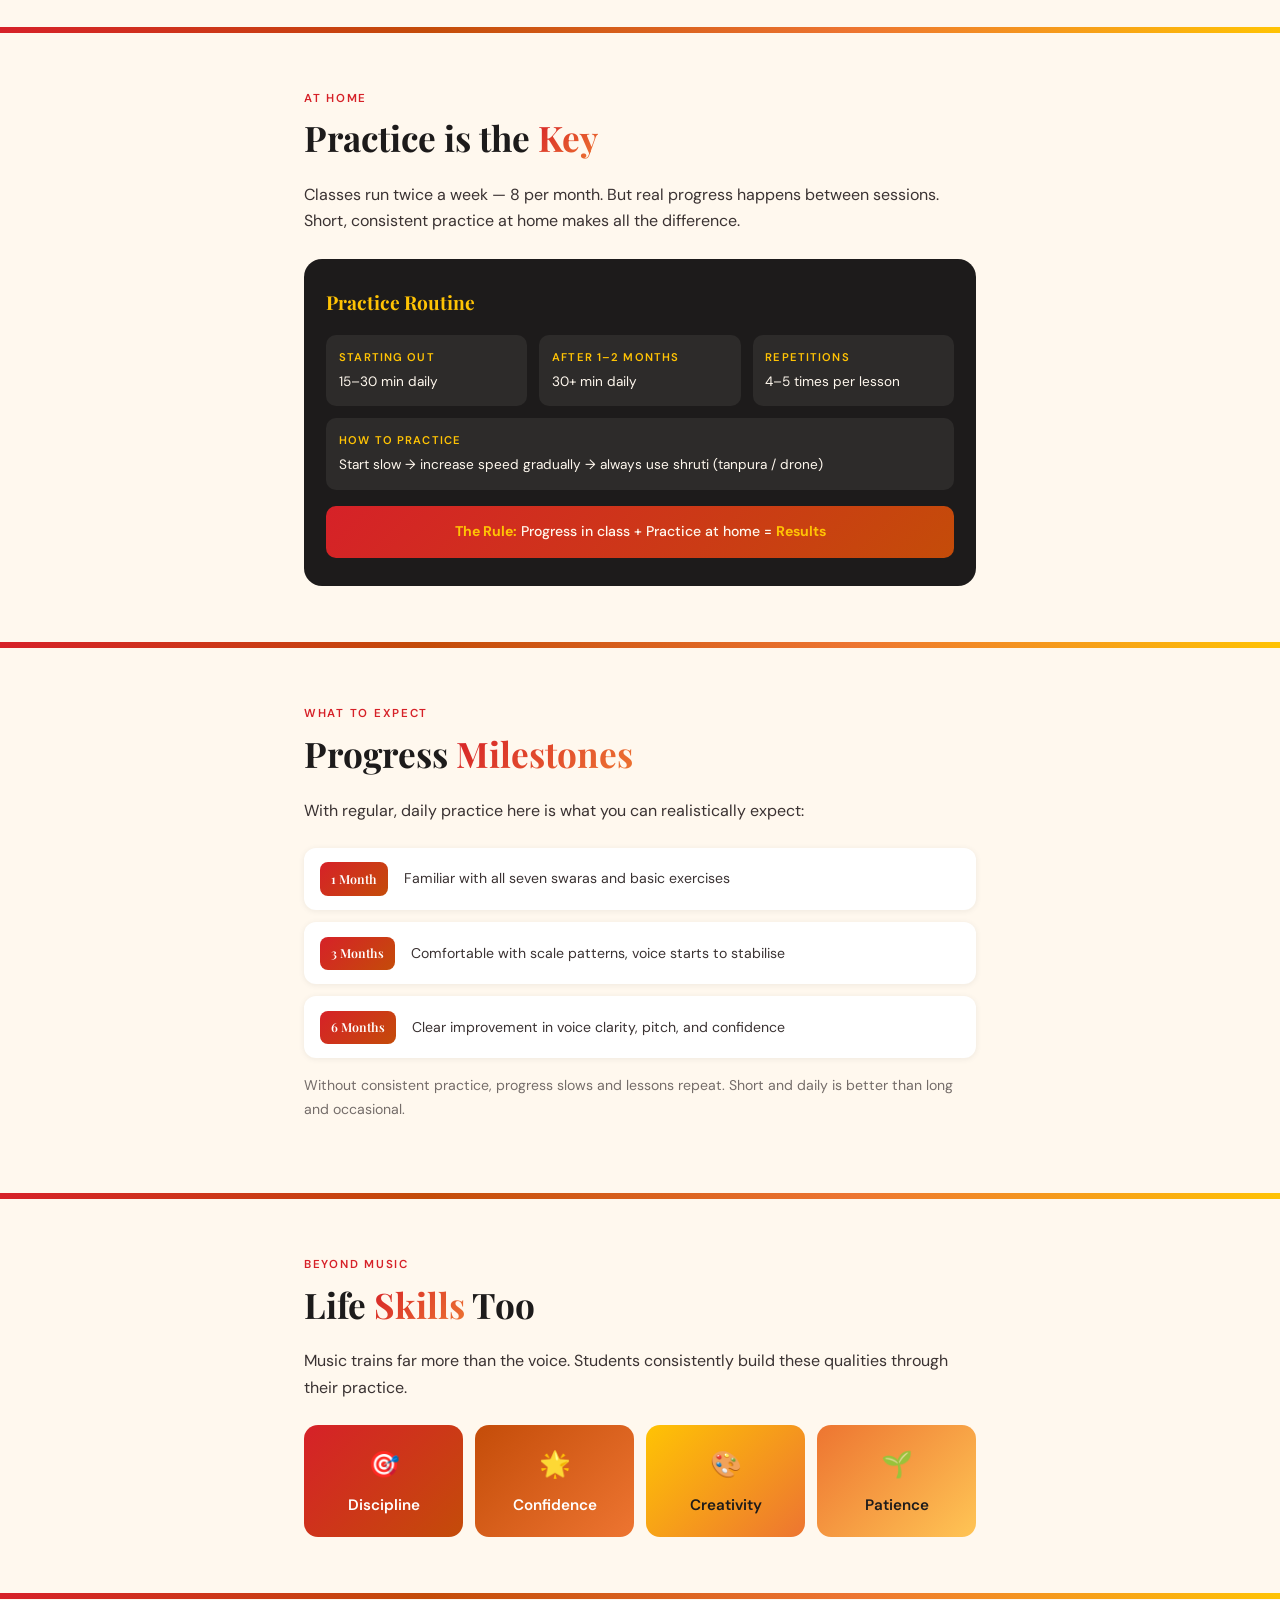
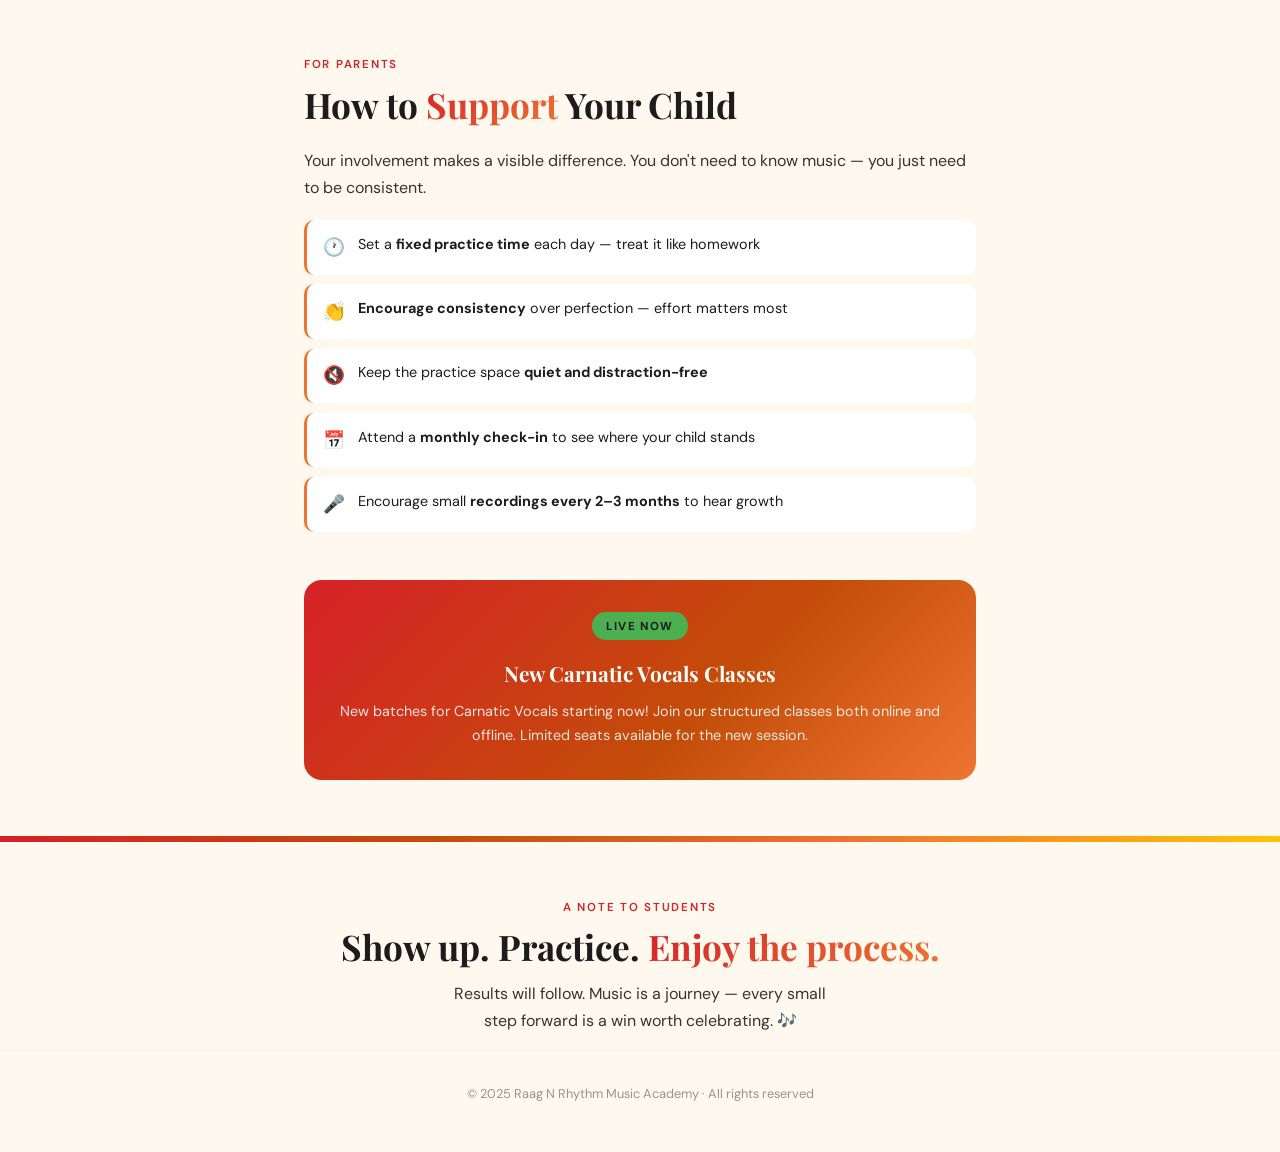
<file: resources/index.html>
<!DOCTYPE html>
<html lang="en">

<head>
  <!-- Google tag (gtag.js) -->
  <script async src="https://www.googletagmanager.com/gtag/js?id=G-WQ73P8F4NB"></script>
  <script>
    window.dataLayer = window.dataLayer || [];
    function gtag() { dataLayer.push(arguments); }
    gtag('js', new Date());

    gtag('config', 'G-WQ73P8F4NB');
  </script>
  <meta charset="UTF-8" />
  <meta name="viewport" content="width=device-width, initial-scale=1.0" />
  <title>Raag N Rhythm — Student & Parent Guide</title>
  <meta name="description"
    content="Official Student and Parent Guide for Raag N Rhythm Music Academy. All your resources and information in one place.">

  <!-- Social Media & Search Engine Previews -->
  <meta property="og:title" content="Raag N Rhythm — Student & Parent Guide">
  <meta property="og:description" content="Official Student and Parent Guide for Raag N Rhythm Music Academy.">
  <meta property="og:image" content="https://raagnrhythm.com/assets/favicon/resource-thumbnail.webp">
  <meta property="og:type" content="article">
  <meta name="twitter:card" content="summary_large_image">
  <meta name="twitter:image" content="https://raagnrhythm.com/assets/favicon/resource-thumbnail.webp">

  <link rel="icon" type="image/svg+xml" href="../assets/Logo.svg" media="(prefers-color-scheme: light)">
  <link rel="icon" type="image/svg+xml" href="../assets/Logo_Dark.svg" media="(prefers-color-scheme: dark)">
  <link rel="apple-touch-icon" href="../assets/Logo.svg">
  <link rel="preconnect" href="https://fonts.googleapis.com">
  <link
    href="https://fonts.googleapis.com/css2?family=Righteous&family=Playfair+Display:ital,wght@0,400;0,700;1,400&family=DM+Sans:wght@300;400;500;600&display=swap"
    rel="stylesheet">
  <style>
    :root {
      --crimson: #D62128;
      --deep-org: #C44C09;
      --orange: #ED7531;
      --gold: #FFC304;
      --gold-lt: #FFC555;
      --ink: #1D1B1B;
      --cream: #FFF8EE;
      --warm-grey: #F5EEE6;
    }

    *,
    *::before,
    *::after {
      box-sizing: border-box;
      margin: 0;
      padding: 0;
    }

    html {
      scroll-behavior: smooth;
    }

    body {
      font-family: 'DM Sans', sans-serif;
      background: var(--cream);
      color: var(--ink);
      font-size: 16px;
      line-height: 1.65;
      overflow-x: hidden;
    }

    /* ── HERO ── */
    .hero {
      background: var(--ink);
      min-height: 100svh;
      display: flex;
      flex-direction: column;
      align-items: center;
      justify-content: center;
      padding: 3rem 1.5rem 4rem;
      position: relative;
      overflow: hidden;
      text-align: center;
    }

    /* decorative mandala rings */
    .hero::before,
    .hero::after {
      content: '';
      position: absolute;
      border-radius: 50%;
      border: 1px solid rgba(255, 195, 4, .18);
      pointer-events: none;
    }

    .hero::before {
      width: 500px;
      height: 500px;
      top: -120px;
      right: -160px;
      border-width: 2px;
      border-color: rgba(214, 33, 40, .25);
    }

    .hero::after {
      width: 380px;
      height: 380px;
      bottom: -80px;
      left: -140px;
      border-color: rgba(255, 195, 4, .2);
    }

    /* subtle grain overlay */
    .hero-grain {
      position: absolute;
      inset: 0;
      background-image: url("data:image/svg+xml,%3Csvg viewBox='0 0 256 256' xmlns='http://www.w3.org/2000/svg'%3E%3Cfilter id='noise'%3E%3CfeTurbulence type='fractalNoise' baseFrequency='0.9' numOctaves='4' stitchTiles='stitch'/%3E%3C/filter%3E%3Crect width='100%25' height='100%25' filter='url(%23noise)' opacity='0.04'/%3E%3C/svg%3E");
      pointer-events: none;
      opacity: .5;
    }

    .logo-wrap {
      position: relative;
      z-index: 2;
      width: min(320px, 82vw);
      margin-bottom: 2.5rem;
      animation: fadeDown .9s ease both;
    }

    .logo-wrap svg {
      width: 100%;
      height: auto;
    }

    .hero-tagline {
      position: relative;
      z-index: 2;
      font-family: 'Playfair Display', serif;
      font-size: clamp(1.6rem, 6vw, 2.8rem);
      color: var(--cream);
      line-height: 1.2;
      max-width: 20ch;
      animation: fadeUp .9s .2s ease both;
    }

    /* Shared Branding Styles */
    .hero-logo {
      position: relative;
      z-index: 2;
      display: flex;
      align-items: flex-end;
      gap: 20px;
      margin-bottom: 32px;
    }

    .hero-logo img {
      height: 165px;
      width: auto;
      object-fit: contain;
    }

    .hero-brand {
      font-family: 'Righteous', sans-serif;
      font-size: 40px;
      line-height: 1.15;
      margin: 0;
      color: var(--cream);
      text-align: left;
    }

    .hero-tagline em {
      font-style: italic;
      background: linear-gradient(90deg, var(--gold), var(--orange));
      -webkit-background-clip: text;
      -webkit-text-fill-color: transparent;
      background-clip: text;
    }

    .hero-sub {
      position: relative;
      z-index: 2;
      margin-top: 1rem;
      color: rgba(255, 248, 238, .6);
      font-size: .95rem;
      letter-spacing: .05em;
      text-transform: uppercase;
      animation: fadeUp .9s .35s ease both;
    }

    .hero-divider {
      position: relative;
      z-index: 2;
      width: min(280px, 70vw);
      margin: 1.8rem auto 0;
      display: flex;
      align-items: center;
      gap: .8rem;
      animation: fadeUp .9s .42s ease both;
    }

    .hero-divider::before,
    .hero-divider::after {
      content: '';
      flex: 1;
      height: 1px;
      background: linear-gradient(90deg, transparent, rgba(255, 195, 4, .35), transparent);
    }

    .hero-divider-dot {
      width: 5px;
      height: 5px;
      border-radius: 50%;
      background: var(--gold);
      opacity: .6;
      flex-shrink: 0;
    }

    .hero-credentials {
      position: relative;
      z-index: 2;
      margin-top: 1rem;
      text-align: center;
      animation: fadeUp .9s .48s ease both;
    }

    .hero-credentials .cred-name {
      font-family: 'Playfair Display', serif;
      font-size: clamp(.95rem, 3.5vw, 1.15rem);
      color: var(--gold);
      font-style: italic;
      letter-spacing: .02em;
      margin-bottom: .3rem;
    }

    .hero-credentials .cred-line {
      font-size: clamp(.75rem, 2.8vw, .82rem);
      color: rgba(255, 248, 238, .52);
      letter-spacing: .04em;
      line-height: 1.7;
    }

    .hero-credentials .cred-line strong {
      color: rgba(255, 248, 238, .75);
      font-weight: 500;
    }

    .scroll-cue {
      position: relative;
      z-index: 2;
      margin-top: 3rem;
      display: flex;
      flex-direction: column;
      align-items: center;
      gap: .5rem;
      color: rgba(255, 248, 238, .4);
      font-size: .78rem;
      letter-spacing: .1em;
      text-transform: uppercase;
      animation: fadeUp .9s .5s ease both;
    }

    .scroll-cue span {
      width: 1px;
      height: 48px;
      background: linear-gradient(to bottom, rgba(255, 195, 4, .7), transparent);
      display: block;
      animation: lineGrow 1.6s 1s ease-in-out infinite alternate;
    }

    /* ── DIVIDER BAND ── */
    .band {
      height: 6px;
      background: linear-gradient(90deg, var(--crimson), var(--deep-org), var(--orange), var(--gold));
    }

    /* ── SECTIONS ── */
    .section {
      padding: 3.5rem 1.5rem;
      max-width: 720px;
      margin: 0 auto;
    }

    .section-label {
      font-size: .72rem;
      letter-spacing: .15em;
      text-transform: uppercase;
      color: var(--crimson);
      font-weight: 600;
      margin-bottom: .6rem;
    }

    .section-title {
      font-family: 'Playfair Display', serif;
      font-size: clamp(1.6rem, 5vw, 2.2rem);
      line-height: 1.2;
      margin-bottom: 1.4rem;
      color: var(--ink);
    }

    .section-title span {
      background: linear-gradient(135deg, var(--crimson), var(--orange));
      -webkit-background-clip: text;
      -webkit-text-fill-color: transparent;
      background-clip: text;
    }

    .prose {
      font-size: 1rem;
      color: #3a3232;
      margin-bottom: 1rem;
    }

    /* ── WHY CARNATIC — benefit pills ── */
    .benefit-grid {
      display: grid;
      grid-template-columns: 1fr 1fr;
      gap: .75rem;
      margin-top: 1.5rem;
    }

    .benefit-pill {
      background: var(--ink);
      color: var(--cream);
      border-radius: 12px;
      padding: .9rem 1rem;
      font-size: .88rem;
      font-weight: 500;
      display: flex;
      align-items: flex-start;
      gap: .5rem;
      transition: transform .2s;
    }

    .benefit-pill:hover {
      transform: translateY(-2px);
    }

    .benefit-pill .pip {
      width: 8px;
      height: 8px;
      border-radius: 50%;
      flex-shrink: 0;
      margin-top: 5px;
      background: linear-gradient(135deg, var(--gold), var(--orange));
    }

    /* ── LANGUAGE ANALOGY ── */
    .analogy-row {
      display: flex;
      gap: .75rem;
      flex-wrap: wrap;
      margin-top: 1.5rem;
    }

    .analogy-card {
      flex: 1;
      min-width: 120px;
      border: 1.5px solid var(--warm-grey);
      border-radius: 14px;
      padding: 1rem .9rem;
      text-align: center;
      background: #fff;
    }

    .analogy-card .num {
      font-family: 'Playfair Display', serif;
      font-size: 1.8rem;
      color: var(--crimson);
      line-height: 1;
    }

    .analogy-card .word {
      font-size: .78rem;
      color: var(--deep-org);
      font-weight: 600;
      letter-spacing: .08em;
      text-transform: uppercase;
      margin-top: .3rem;
    }

    .analogy-card .desc {
      font-size: .8rem;
      color: #7a6a6a;
      margin-top: .3rem;
    }

    /* ── LEVEL CARDS ── */
    .levels-stack {
      display: flex;
      flex-direction: column;
      gap: 1rem;
      margin-top: 1.5rem;
    }

    .level-card {
      border-radius: 16px;
      overflow: hidden;
      box-shadow: 0 2px 12px rgba(29, 27, 27, .08);
    }

    .level-header {
      display: flex;
      align-items: center;
      gap: 1rem;
      padding: 1rem 1.2rem;
      cursor: pointer;
      user-select: none;
    }

    .level-badge {
      width: 44px;
      height: 44px;
      border-radius: 50%;
      display: flex;
      align-items: center;
      justify-content: center;
      font-family: 'Playfair Display', serif;
      font-size: 1.3rem;
      color: var(--ink);
      flex-shrink: 0;
    }

    .level-title {
      flex: 1;
      font-weight: 600;
      font-size: 1rem;
    }

    .level-sub {
      font-size: .8rem;
      opacity: .7;
      margin-top: .1rem;
    }

    .chevron {
      width: 20px;
      height: 20px;
      color: currentColor;
      transition: transform .3s;
      flex-shrink: 0;
    }

    .level-card.open .chevron {
      transform: rotate(180deg);
    }

    .level-body {
      max-height: 0;
      overflow: hidden;
      transition: max-height .4s ease;
      background: #fff;
    }

    .level-card.open .level-body {
      max-height: 600px;
    }

    .level-body-inner {
      padding: 1rem 1.2rem 1.4rem;
      border-top: 1px solid rgba(0, 0, 0, .06);
    }

    .tag-cloud {
      display: flex;
      flex-wrap: wrap;
      gap: .4rem;
      margin-bottom: .9rem;
    }

    .tag {
      font-size: .78rem;
      font-weight: 500;
      padding: .3rem .75rem;
      border-radius: 99px;
      background: var(--warm-grey);
      color: var(--ink);
    }

    .outcomes-title {
      font-size: .75rem;
      letter-spacing: .1em;
      text-transform: uppercase;
      color: var(--crimson);
      font-weight: 600;
      margin-bottom: .4rem;
    }

    .outcomes-list {
      list-style: none;
    }

    .outcomes-list li {
      font-size: .88rem;
      color: #3a3232;
      padding: .2rem 0 .2rem 1.2rem;
      position: relative;
    }

    .outcomes-list li::before {
      content: '✓';
      position: absolute;
      left: 0;
      color: var(--deep-org);
      font-weight: 700;
    }

    /* level colors */
    .lv1 .level-header {
      background: linear-gradient(135deg, #D62128, #C44C09);
      color: #fff;
    }

    .lv1 .level-badge {
      background: rgba(255, 255, 255, .2);
    }

    .lv2 .level-header {
      background: linear-gradient(135deg, #C44C09, #ED7531);
      color: #fff;
    }

    .lv2 .level-badge {
      background: rgba(255, 255, 255, .2);
    }

    .lv3 .level-header {
      background: linear-gradient(135deg, #ED7531, #FFC555);
      color: var(--ink);
    }

    .lv3 .level-badge {
      background: rgba(255, 255, 255, .3);
    }

    .lv4 .level-header {
      background: linear-gradient(135deg, #FFC304, #ED7531);
      color: var(--ink);
    }

    .lv4 .level-badge {
      background: rgba(255, 255, 255, .3);
    }

    /* ── CLASS STRUCTURE ── */
    .class-steps {
      display: flex;
      flex-direction: column;
      gap: 0;
      margin-top: 1.5rem;
      position: relative;
    }

    .class-steps::before {
      content: '';
      position: absolute;
      left: 22px;
      top: 24px;
      bottom: 24px;
      width: 2px;
      background: linear-gradient(to bottom, var(--crimson), var(--gold));
    }

    .class-step {
      display: flex;
      gap: 1rem;
      align-items: flex-start;
      padding: .75rem 0;
    }

    .step-num {
      width: 44px;
      height: 44px;
      border-radius: 50%;
      flex-shrink: 0;
      background: var(--ink);
      color: var(--gold);
      font-family: 'Playfair Display', serif;
      font-size: 1.1rem;
      display: flex;
      align-items: center;
      justify-content: center;
      position: relative;
      z-index: 1;
    }

    .step-text strong {
      display: block;
      font-size: .95rem;
      margin-bottom: .15rem;
    }

    .step-text span {
      font-size: .85rem;
      color: #7a6a6a;
    }

    /* ── PRACTICE BLOCK ── */
    .practice-card {
      background: var(--ink);
      border-radius: 18px;
      color: var(--cream);
      padding: 1.8rem 1.4rem;
      margin-top: 1.5rem;
    }

    .practice-card h3 {
      font-family: 'Playfair Display', serif;
      font-size: 1.2rem;
      color: var(--gold);
      margin-bottom: 1rem;
    }

    .practice-rule {
      background: linear-gradient(135deg, var(--crimson), var(--deep-org));
      border-radius: 10px;
      padding: .9rem 1rem;
      font-size: .88rem;
      margin-top: 1rem;
      text-align: center;
      font-weight: 500;
    }

    .practice-rule strong {
      color: var(--gold);
    }

    .practice-grid {
      display: grid;
      grid-template-columns: 1fr 1fr;
      gap: .75rem;
      margin-bottom: .75rem;
    }

    .prac-item {
      background: rgba(255, 248, 238, .07);
      border-radius: 10px;
      padding: .8rem;
      font-size: .85rem;
    }

    .prac-item .pi-label {
      font-size: .7rem;
      letter-spacing: .1em;
      text-transform: uppercase;
      color: var(--gold);
      font-weight: 600;
      margin-bottom: .3rem;
    }

    /* ── TIMELINE ── */
    .timeline {
      display: flex;
      flex-direction: column;
      gap: .75rem;
      margin-top: 1.5rem;
    }

    .tl-row {
      display: flex;
      gap: 1rem;
      align-items: center;
      background: #fff;
      border-radius: 12px;
      padding: .9rem 1rem;
      box-shadow: 0 1px 6px rgba(29, 27, 27, .07);
    }

    .tl-badge {
      background: linear-gradient(135deg, var(--crimson), var(--deep-org));
      color: #fff;
      border-radius: 8px;
      padding: .4rem .7rem;
      font-size: .78rem;
      font-weight: 600;
      white-space: nowrap;
      flex-shrink: 0;
      font-family: 'Playfair Display', serif;
    }

    .tl-text {
      font-size: .88rem;
      color: #3a3232;
    }

    /* ── LIFE SKILLS ── */
    .skills-grid {
      display: grid;
      grid-template-columns: 1fr 1fr;
      gap: .75rem;
      margin-top: 1.5rem;
    }

    .skill-tile {
      border-radius: 14px;
      padding: 1.2rem 1rem;
      text-align: center;
      font-weight: 600;
      font-size: .95rem;
    }

    .sk1 {
      background: linear-gradient(135deg, #D62128, #C44C09);
      color: #fff;
    }

    .sk2 {
      background: linear-gradient(135deg, #C44C09, #ED7531);
      color: #fff;
    }

    .sk3 {
      background: linear-gradient(135deg, #FFC304, #ED7531);
      color: var(--ink);
    }

    .sk4 {
      background: linear-gradient(135deg, #ED7531, #FFC555);
      color: var(--ink);
    }

    .skill-icon {
      font-size: 1.6rem;
      margin-bottom: .4rem;
      display: block;
    }

    /* ── PARENTS SECTION ── */
    .tips-list {
      display: flex;
      flex-direction: column;
      gap: .6rem;
      margin-top: 1.2rem;
    }

    .tip-row {
      display: flex;
      align-items: flex-start;
      gap: .8rem;
      background: #fff;
      border-radius: 10px;
      padding: .8rem 1rem;
      font-size: .9rem;
      border-left: 3px solid var(--orange);
    }

    .tip-row .tip-icon {
      font-size: 1.1rem;
      flex-shrink: 0;
    }

    /* ── COMING SOON ── */
    .coming-card {
      background: linear-gradient(135deg, var(--crimson) 0%, var(--deep-org) 60%, var(--orange) 100%);
      border-radius: 18px;
      padding: 2rem 1.4rem;
      text-align: center;
      color: #fff;
      margin-top: 3rem;
    }

    .coming-card h3 {
      font-family: 'Playfair Display', serif;
      font-size: 1.3rem;
      margin-bottom: .6rem;
    }

    .coming-card p {
      font-size: .9rem;
      opacity: .85;
    }

    .coming-badge {
      display: inline-block;
      background: var(--gold);
      color: var(--ink);
      font-size: .72rem;
      font-weight: 700;
      letter-spacing: .12em;
      text-transform: uppercase;
      border-radius: 99px;
      padding: .3rem .9rem;
      margin-bottom: 1rem;
    }

    /* ── FOOTER ── */
    footer {
      text-align: center;
      padding: 2rem 1.5rem 3rem;
      font-size: .8rem;
      color: rgba(29, 27, 27, .45);
      border-top: 1px solid var(--warm-grey);
    }

    /* ── ANIMATIONS ── */
    @keyframes fadeDown {
      from {
        opacity: 0;
        transform: translateY(-20px);
      }

      to {
        opacity: 1;
        transform: translateY(0);
      }
    }

    @keyframes fadeUp {
      from {
        opacity: 0;
        transform: translateY(20px);
      }

      to {
        opacity: 1;
        transform: translateY(0);
      }
    }

    @keyframes lineGrow {
      from {
        transform: scaleY(.6);
      }

      to {
        transform: scaleY(1.1);
      }
    }

    /* fade-in-on-scroll polyfill with JS below */
    .reveal {
      opacity: 0;
      transform: translateY(24px);
      transition: opacity .6s ease, transform .6s ease;
    }

    .reveal.visible {
      opacity: 1;
      transform: translateY(0);
    }

    /* ── BACK HOME ── */
    .back-home {
      position: fixed;
      top: 40px;
      left: 40px;
      z-index: 1000;
      display: flex;
      align-items: center;
      gap: 8px;
      color: var(--cream);
      text-decoration: none;
      font-size: 0.85rem;
      font-weight: 500;
      opacity: 0.6;
      transition: opacity 0.3s, transform 0.3s;
      background: rgba(255, 255, 255, 0.05);
      padding: 8px 16px;
      border-radius: 99px;
      border: 1px solid rgba(255, 255, 255, 0.1);
      backdrop-filter: blur(8px);
      -webkit-backdrop-filter: blur(8px);
    }

    .back-home:hover {
      opacity: 1;
      transform: translateX(-4px);
      background: rgba(255, 255, 255, 0.1);
    }

    /* ── BACK HOME DARK (for light sections) ── */
    .back-home.dark {
      color: var(--ink);
      background: rgba(0, 0, 0, 0.05);
      border-color: rgba(0, 0, 0, 0.1);
      opacity: 0.5;
    }

    .back-home.dark:hover {
      opacity: 1;
      background: rgba(0, 0, 0, 0.1);
    }

    @media (max-width: 600px) {
      .back-home {
        top: 20px;
        left: 20px;
        padding: 6px 12px;
        font-size: 0.75rem;
      }

      .hero {
        justify-content: flex-start !important;
        padding-top: 100px !important;
      }

      .hero-logo {
        gap: 12px !important;
        margin-bottom: 40px !important;
      }

      .hero-logo img {
        height: 75px !important;
      }

      .hero-brand {
        font-size: 28px !important;
      }
    }

    /* ═══ MOBILE SNACKBAR ═══ */
    .mobile-snackbar {
      display: none;
      position: fixed;
      bottom: 20px;
      left: 20px;
      right: 20px;
      background: rgba(29, 27, 27, 0.95);
      backdrop-filter: blur(25px);
      -webkit-backdrop-filter: blur(25px);
      border: 1px solid rgba(255, 255, 255, 0.1);
      border-radius: 16px;
      padding: 16px 20px;
      align-items: center;
      justify-content: space-between;
      gap: 12px;
      z-index: 9999;
      box-shadow: 0 10px 40px rgba(0, 0, 0, 0.4);
      color: #fff;
      transition: transform 0.5s cubic-bezier(0.4, 0, 0.2, 1), background 0.3s, color 0.3s;
    }

    .mobile-snackbar.visible {
      transform: translateY(0);
    }

    /* Keep for compatibility if needed */

    .snackbar-info {
      display: flex;
      flex-direction: column;
      gap: 2px;
    }

    .snackbar-title {
      font-family: 'Righteous', sans-serif;
      font-size: 14px;
      letter-spacing: 0.5px;
    }

    .snackbar-sub {
      font-size: 11px;
      color: rgba(255, 255, 255, 0.7);
    }

    .snackbar-cta {
      background: #FFC304;
      color: #000;
      text-decoration: none;
      padding: 8px 14px;
      border-radius: 8px;
      font-size: 12px;
      font-weight: 700;
      text-transform: uppercase;
      letter-spacing: 1px;
      flex-shrink: 0;
    }

    /* Dark text variation for light sections */
    .mobile-snackbar.dark-text {
      background: rgba(0, 0, 0, 0.08);
      /* Slightly darker for better contrast */
      color: #1a1a1a;
      border-color: rgba(0, 0, 0, 0.15);
      box-shadow: 0 10px 30px rgba(0, 0, 0, 0.1);
    }

    .mobile-snackbar.dark-text .snackbar-title {
      color: #000 !important;
      font-weight: 700;
    }

    .mobile-snackbar.dark-text .snackbar-sub {
      color: rgba(0, 0, 0, 0.7) !important;
    }

    .mobile-snackbar.dark-text .snackbar-cta {
      background: #000;
      color: #fff;
    }

    @media (max-width: 600px) {
      .mobile-snackbar {
        display: flex;
      }
    }

    /* Desktop Top Bar Style */
    @media (min-width: 601px) {
      .mobile-snackbar {
        display: flex;
        top: 0;
        bottom: auto;
        left: 0;
        right: 0;
        width: 100%;
        border-radius: 0;
        padding: 8px 40px;
        border-bottom: 1px solid rgba(255, 255, 255, 0.1);
        justify-content: center;
        gap: 32px;
      }

      .snackbar-info {
        flex-direction: row;
        gap: 16px;
        align-items: center;
      }

      .snackbar-title {
        font-size: 15px;
      }

      .snackbar-sub {
        font-size: 12px;
      }

      .back-home {
        top: 80px !important;
      }

      .hero {
        margin-top: 50px;
      }
    }

    /* ── DESKTOP TWEAKS ── */
    @media (min-width: 640px) {
      .benefit-grid {
        grid-template-columns: 1fr 1fr 1fr;
      }

      .levels-stack {
        gap: 1.2rem;
      }

      .practice-grid {
        grid-template-columns: repeat(3, 1fr);
      }

      .skills-grid {
        grid-template-columns: repeat(4, 1fr);
      }
    }
  </style>
</head>

<body>

  <!-- ═══ HERO ═══ -->
  <section class="hero">
    <div class="hero-grain"></div>

    <a href="../" class="back-home">
      <svg viewBox="0 0 24 24" width="18" height="18" fill="none" stroke="currentColor" stroke-width="2.5"
        stroke-linecap="round" stroke-linejoin="round">
        <line x1="19" y1="12" x2="5" y2="12"></line>
        <polyline points="12 19 5 12 12 5"></polyline>
      </svg>
      <span>Go to <span style="font-weight: 600;">RAAG n RHYTHM ACADEMY</span> Website</span>
    </a>

    <div class="hero-logo" style="justify-content: center; animation: fadeDown .9s ease both; padding-bottom: 16px;">
      <img src="../assets/Logo with text_Dark.svg" alt="Raag n Rhythm" fetchpriority="high" decoding="async" style="height: 126px; width: auto; object-fit: contain;">
    </div>

    <h1 class="hero-tagline">Welcomes you to Your <em>Carnatic Music</em> Journey</h1>
    <p class="hero-sub">A guide for students &amp; parents</p>

    <div class="hero-divider"><span class="hero-divider-dot"></span></div>

    <div class="hero-credentials">
      <div class="cred-name">Ms. Aishwarya Unni</div>
      <div class="cred-line">
        <strong>10+ Years Experience</strong> &nbsp;·&nbsp; B.A. &amp; M.A. Music, Delhi University<br>
        Music Teacher · Basava Int. School, Dwarka — <strong>Contact: 8512832263</strong>
      </div>
    </div>

    <div class="scroll-cue">
      <p>Explore below</p>
      <span></span>
    </div>
  </section>

  <div class="band"></div>

  <!-- ═══ WHY CARNATIC ═══ -->
  <section class="section reveal white-theme-section">
    <p class="section-label">The Foundation</p>
    <h2 class="section-title">Why <span>Carnatic Music?</span></h2>
    <p class="prose">Carnatic music forms the foundation of most music we hear today — including film and contemporary
      styles. A student who understands this system deeply can learn and adapt to any style later, much faster and with
      more confidence.</p>
    <p class="prose">Early progress may feel gradual because the focus is on accuracy in pitch, rhythm, and voice
      control. That strong base pays off for life.</p>
    <div class="benefit-grid">
      <div class="benefit-pill"><span class="pip"></span>Sings in tune with confidence</div>
      <div class="benefit-pill"><span class="pip"></span>Strong sense of rhythm</div>
      <div class="benefit-pill"><span class="pip"></span>Clear &amp; stable voice</div>
      <div class="benefit-pill"><span class="pip"></span>Better focus &amp; memory</div>
      <div class="benefit-pill"><span class="pip"></span>Learn any music faster</div>
      <div class="benefit-pill"><span class="pip"></span>Lifelong musical skill</div>
    </div>
  </section>

  <div class="band"></div>

  <!-- ═══ JOURNEY STRUCTURE ═══ -->
  <section class="section reveal white-theme-section">
    <p class="section-label">The Roadmap</p>
    <h2 class="section-title">Learning Like a <span>Language</span></h2>
    <p class="prose">We think of music learning just like learning a language — building from letters to sentences to
      full expression.</p>
    <div class="analogy-row">
      <div class="analogy-card">
        <div class="num">1</div>
        <div class="word">Alphabet</div>
        <div class="desc">Foundation &amp; basics</div>
      </div>
      <div class="analogy-card">
        <div class="num">2</div>
        <div class="word">Words</div>
        <div class="desc">Patterns &amp; rhythm</div>
      </div>
      <div class="analogy-card">
        <div class="num">3</div>
        <div class="word">Sentences</div>
        <div class="desc">Songs &amp; expression</div>
      </div>
      <div class="analogy-card">
        <div class="num">4</div>
        <div class="word">Expression</div>
        <div class="desc">Performance &amp; creativity</div>
      </div>
    </div>
    <p class="prose" style="margin-top:1.2rem;">The full journey spans <strong>10+ progressive grades</strong>, grouped
      into 4 levels for clarity. Students move forward step by step as they become comfortable at each stage.</p>
  </section>

  <div class="band"></div>

  <!-- ═══ LEVELS ═══ -->
  <section class="section reveal white-theme-section">
    <p class="section-label">Curriculum</p>
    <h2 class="section-title">The Four <span>Levels</span></h2>
    <p class="prose">Tap any level to explore what your child will learn.</p>

    <div class="levels-stack">

      <!-- LEVEL 1 -->
      <div class="level-card lv1" onclick="toggle(this)">
        <div class="level-header">
          <div class="level-badge">1</div>
          <div>
            <div class="level-title">Foundation</div>
            <div class="level-sub">Beginner grades</div>
          </div>
          <svg class="chevron" viewBox="0 0 24 24" fill="none" stroke="currentColor" stroke-width="2.5"
            stroke-linecap="round" stroke-linejoin="round">
            <polyline points="6 9 12 15 18 9" />
          </svg>
        </div>
        <div class="level-body">
          <div class="level-body-inner">
            <div class="tag-cloud">
              <span class="tag">Swaras (Sa Ri Ga Ma Pa Da Ni)</span>
              <span class="tag">Sarali Varisai</span>
              <span class="tag">Madhya Sthayi</span>
              <span class="tag">Mandra Sthayi</span>
              <span class="tag">Taara Sthayi</span>
              <span class="tag">Voice Culture</span>
              <span class="tag">Talam Basics</span>
            </div>
            <div class="outcomes-title">Outcomes</div>
            <ul class="outcomes-list">
              <li>Sing basic patterns with confidence</li>
              <li>Improved focus and listening</li>
              <li>Strong base for all future learning</li>
            </ul>
          </div>
        </div>
      </div>

      <!-- LEVEL 2 -->
      <div class="level-card lv2" onclick="toggle(this)">
        <div class="level-header">
          <div class="level-badge">2</div>
          <div>
            <div class="level-title">Elementary</div>
            <div class="level-sub">Early grades</div>
          </div>
          <svg class="chevron" viewBox="0 0 24 24" fill="none" stroke="currentColor" stroke-width="2.5"
            stroke-linecap="round" stroke-linejoin="round">
            <polyline points="6 9 12 15 18 9" />
          </svg>
        </div>
        <div class="level-body">
          <div class="level-body-inner">
            <div class="tag-cloud">
              <span class="tag">Janta Varisai</span>
              <span class="tag">Daatu Varisai</span>
              <span class="tag">Alankaras</span>
              <span class="tag">Introduction to Ragas</span>
            </div>
            <div class="outcomes-title">Outcomes</div>
            <ul class="outcomes-list">
              <li>Better rhythm and timing</li>
              <li>Stronger voice control</li>
              <li>Early understanding of musical structure</li>
            </ul>
          </div>
        </div>
      </div>

      <!-- LEVEL 3 -->
      <div class="level-card lv3" onclick="toggle(this)">
        <div class="level-header">
          <div class="level-badge">3</div>
          <div>
            <div class="level-title">Intermediate</div>
            <div class="level-sub">Middle grades</div>
          </div>
          <svg class="chevron" viewBox="0 0 24 24" fill="none" stroke="currentColor" stroke-width="2.5"
            stroke-linecap="round" stroke-linejoin="round">
            <polyline points="6 9 12 15 18 9" />
          </svg>
        </div>
        <div class="level-body">
          <div class="level-body-inner">
            <div class="tag-cloud">
              <span class="tag">Geethams</span>
              <span class="tag">Swarajatis</span>
              <span class="tag">Jatiswaras</span>
              <span class="tag">Gamakas (Ornamentation)</span>
            </div>
            <div class="outcomes-title">Outcomes</div>
            <ul class="outcomes-list">
              <li>Sing simple compositions end-to-end</li>
              <li>Development of musical expression</li>
              <li>Increased confidence on stage</li>
            </ul>
          </div>
        </div>
      </div>

      <!-- LEVEL 4 -->
      <div class="level-card lv4" onclick="toggle(this)">
        <div class="level-header">
          <div class="level-badge">4</div>
          <div>
            <div class="level-title">Advanced</div>
            <div class="level-sub">Performance grades</div>
          </div>
          <svg class="chevron" viewBox="0 0 24 24" fill="none" stroke="currentColor" stroke-width="2.5"
            stroke-linecap="round" stroke-linejoin="round">
            <polyline points="6 9 12 15 18 9" />
          </svg>
        </div>
        <div class="level-body">
          <div class="level-body-inner">
            <div class="tag-cloud">
              <span class="tag">Varnams</span>
              <span class="tag">Kritis</span>
              <span class="tag">Basic Improvisation</span>
            </div>
            <div class="outcomes-title">Outcomes</div>
            <ul class="outcomes-list">
              <li>Performance readiness</li>
              <li>Deeper understanding of music</li>
              <li>Creative expression and improvisation</li>
            </ul>
          </div>
        </div>
      </div>

    </div>
  </section>

  <div class="band"></div>

  <!-- ═══ CLASS STRUCTURE ═══ -->
  <section class="section reveal white-theme-section">
    <p class="section-label">How We Teach</p>
    <h2 class="section-title">Every <span>Class</span></h2>
    <p class="prose">Each session follows a clear, productive structure so no time is wasted and every student
      progresses.</p>
    <div class="class-steps">
      <div class="class-step">
        <div class="step-num">1</div>
        <div class="step-text">
          <strong>Revision</strong>
          <span>Reinforce what was learnt last time — repetition builds mastery</span>
        </div>
      </div>
      <div class="class-step">
        <div class="step-num">2</div>
        <div class="step-text">
          <strong>New Concept</strong>
          <span>One new idea introduced with care and context</span>
        </div>
      </div>
      <div class="class-step">
        <div class="step-num">3</div>
        <div class="step-text">
          <strong>Guided Practice</strong>
          <span>Student sings with teacher guidance and correction</span>
        </div>
      </div>
      <div class="class-step">
        <div class="step-num">4</div>
        <div class="step-text">
          <strong>Feedback</strong>
          <span>Specific, encouraging notes on what to work on at home</span>
        </div>
      </div>
    </div>
  </section>

  <div class="band"></div>

  <!-- ═══ PRACTICE ═══ -->
  <section class="section reveal white-theme-section">
    <p class="section-label">At Home</p>
    <h2 class="section-title">Practice is the <span>Key</span></h2>
    <p class="prose">Classes run twice a week — 8 per month. But real progress happens between sessions. Short,
      consistent practice at home makes all the difference.</p>
    <div class="practice-card">
      <h3>Practice Routine</h3>
      <div class="practice-grid">
        <div class="prac-item">
          <div class="pi-label">Starting Out</div>
          15–30 min daily
        </div>
        <div class="prac-item">
          <div class="pi-label">After 1–2 months</div>
          30+ min daily
        </div>
        <div class="prac-item">
          <div class="pi-label">Repetitions</div>
          4–5 times per lesson
        </div>
      </div>
      <div class="prac-item" style="margin-bottom:.75rem; background:rgba(255,248,238,.07);">
        <div class="pi-label">How to Practice</div>
        Start slow → increase speed gradually → always use shruti (tanpura / drone)
      </div>
      <div class="practice-rule">
        <strong>The Rule:</strong> Progress in class + Practice at home = <strong>Results</strong>
      </div>
    </div>
  </section>

  <div class="band"></div>

  <!-- ═══ TIMELINE ═══ -->
  <section class="section reveal white-theme-section">
    <p class="section-label">What to Expect</p>
    <h2 class="section-title">Progress <span>Milestones</span></h2>
    <p class="prose">With regular, daily practice here is what you can realistically expect:</p>
    <div class="timeline">
      <div class="tl-row">
        <div class="tl-badge">1 Month</div>
        <div class="tl-text">Familiar with all seven swaras and basic exercises</div>
      </div>
      <div class="tl-row">
        <div class="tl-badge">3 Months</div>
        <div class="tl-text">Comfortable with scale patterns, voice starts to stabilise</div>
      </div>
      <div class="tl-row">
        <div class="tl-badge">6 Months</div>
        <div class="tl-text">Clear improvement in voice clarity, pitch, and confidence</div>
      </div>
    </div>
    <p class="prose" style="margin-top:1rem; font-size:.88rem; opacity:.7;">Without consistent practice, progress slows
      and lessons repeat. Short and daily is better than long and occasional.</p>
  </section>

  <div class="band"></div>

  <!-- ═══ LIFE SKILLS ═══ -->
  <section class="section reveal white-theme-section">
    <p class="section-label">Beyond Music</p>
    <h2 class="section-title">Life <span>Skills</span> Too</h2>
    <p class="prose">Music trains far more than the voice. Students consistently build these qualities through their
      practice.</p>
    <div class="skills-grid">
      <div class="skill-tile sk1"><span class="skill-icon">🎯</span>Discipline</div>
      <div class="skill-tile sk2"><span class="skill-icon">🌟</span>Confidence</div>
      <div class="skill-tile sk3"><span class="skill-icon">🎨</span>Creativity</div>
      <div class="skill-tile sk4"><span class="skill-icon">🌱</span>Patience</div>
    </div>
  </section>

  <div class="band"></div>

  <!-- ═══ FOR PARENTS ═══ -->
  <section class="section reveal white-theme-section">
    <p class="section-label">For Parents</p>
    <h2 class="section-title">How to <span>Support</span> Your Child</h2>
    <p class="prose">Your involvement makes a visible difference. You don't need to know music — you just need to be
      consistent.</p>
    <div class="tips-list">
      <div class="tip-row"><span class="tip-icon">🕐</span><span>Set a <strong>fixed practice time</strong> each day —
          treat it like homework</span></div>
      <div class="tip-row"><span class="tip-icon">👏</span><span><strong>Encourage consistency</strong> over perfection
          — effort matters most</span></div>
      <div class="tip-row"><span class="tip-icon">🔇</span><span>Keep the practice space <strong>quiet and
            distraction-free</strong></span></div>
      <div class="tip-row"><span class="tip-icon">📅</span><span>Attend a <strong>monthly check-in</strong> to see where
          your child stands</span></div>
      <div class="tip-row"><span class="tip-icon">🎤</span><span>Encourage small <strong>recordings every 2–3
            months</strong> to hear growth</span></div>
    </div>

    <!-- Coming soon -->
    <div class="coming-card">
      <div class="coming-badge" style="background: #4CAF50;">LIVE NOW</div>
      <h3>New Carnatic Vocals Classes</h3>
      <p>New batches for Carnatic Vocals starting now! Join our structured classes both online and offline. Limited
        seats available for the new session.</p>
    </div>
  </section>

  <div class="band"></div>

  <!-- ═══ NOTE TO STUDENTS ═══ -->
  <section class="section reveal white-theme-section" style="text-align:center; padding-bottom: 1rem;">
    <p class="section-label">A Note to Students</p>
    <h2 class="section-title" style="margin-bottom:.8rem;">Show up. Practice. <span>Enjoy the process.</span></h2>
    <p class="prose" style="max-width:36ch; margin: 0 auto;">Results will follow. Music is a journey — every small step
      forward is a win worth celebrating. 🎶</p>
  </section>

  <footer class="white-theme-section footer-copy">
    <p>© 2025 Raag N Rhythm Music Academy · All rights reserved</p>
  </footer>

  <script>
    function toggle(card) {
      card.classList.toggle('open');
    }

    // Scroll reveal
    const reveals = document.querySelectorAll('.reveal');
    const observer = new IntersectionObserver((entries) => {
      entries.forEach(e => {
        if (e.isIntersecting) {
          e.target.classList.add('visible');
          observer.unobserve(e.target);
        }
      });
    }, { threshold: 0.12 });
    reveals.forEach(r => observer.observe(r));

    // Back Home dark toggle
    const backHome = document.querySelector('.back-home');
    const hero = document.querySelector('.hero');
    window.addEventListener('scroll', () => {
      if (hero && backHome) {
        const heroBottom = hero.offsetHeight;
        if (window.scrollY > heroBottom - 60) {
          backHome.classList.add('dark');
        } else {
          backHome.classList.remove('dark');
        }
      }
    });

    // Sync snackbar style with background
    function updateSnackbarColor() {
      const snackbarElement = document.getElementById('rnrSnackbar');
      if (window.innerWidth > 600 || !snackbarElement) return;
      const whiteSections = document.querySelectorAll('.white-theme-section');
      const snackbarRect = snackbarElement.getBoundingClientRect();

      const isOverWhite = Array.from(whiteSections).some(section => {
        const rect = section.getBoundingClientRect();
        return (rect.top < snackbarRect.bottom - 10 && rect.bottom > snackbarRect.top + 10);
      });

      if (isOverWhite) {
        snackbarElement.classList.add('dark-text');
      } else {
        snackbarElement.classList.remove('dark-text');
      }
    }

    window.addEventListener('scroll', updateSnackbarColor);
    window.addEventListener('resize', updateSnackbarColor);
    // Initial check
    setTimeout(updateSnackbarColor, 100);
  </script>

  <div class="mobile-snackbar" id="rnrSnackbar">
    <div class="snackbar-info">
      <div class="snackbar-title">New Carnatic Vocal Classes Starting Soon...</div>
      <div class="snackbar-sub">Contact us and we will guide you</div>
    </div>
    <a href="https://docs.google.com/forms/d/e/1FAIpQLSfdatXXsHeI5TP4NLgLyGdkfffaHjtlPdZiAbS4ipluyHNIpQ/viewform"
      target="_blank" class="snackbar-cta">CONNECT</a>
  </div>
</body>

</html>
</file>
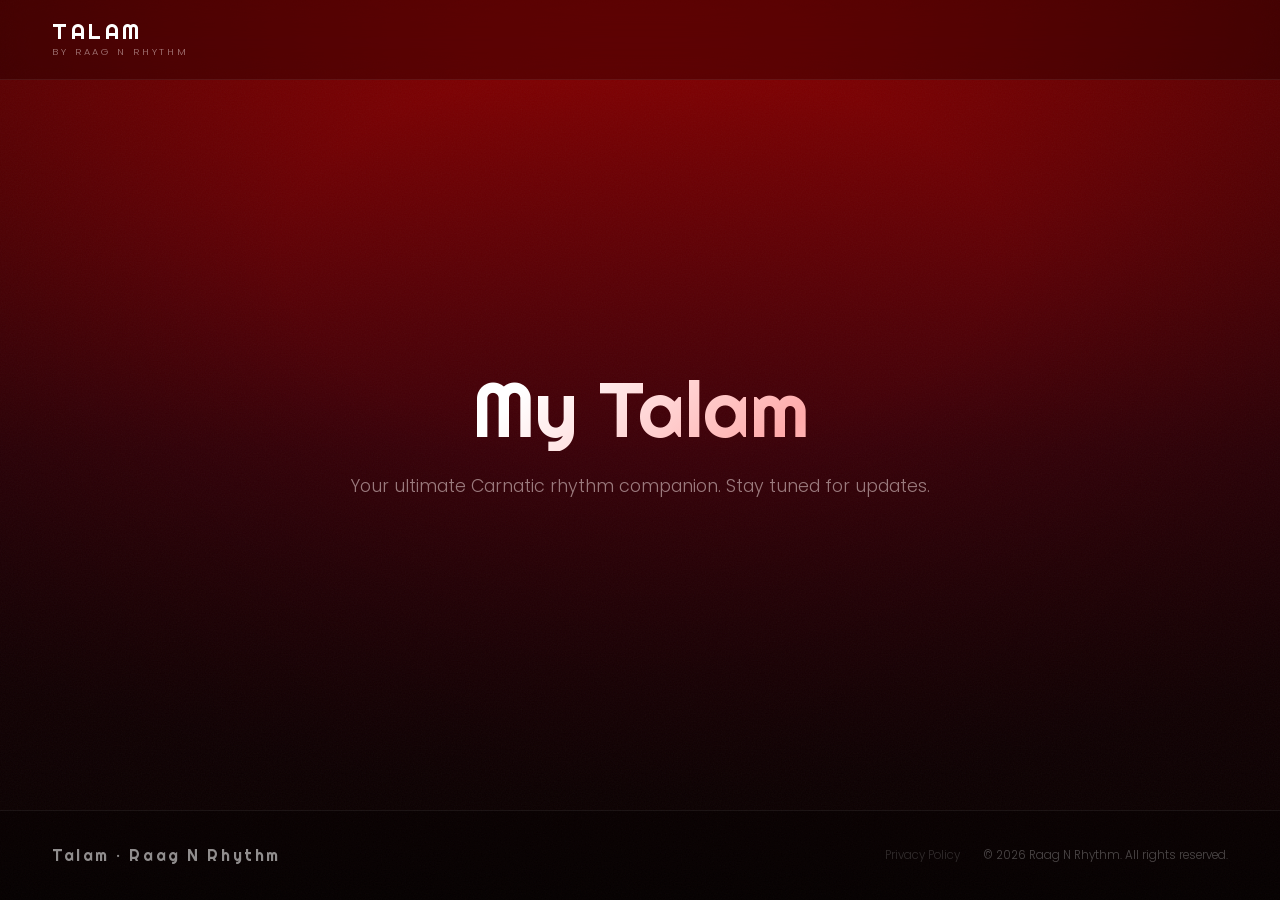
<file: products/mytalam/index.html>
<!DOCTYPE html>
<html lang="en">
<head>
<meta charset="UTF-8">
<meta name="viewport" content="width=device-width, initial-scale=1.0">
<title>Talam — By Raag N Rhythm</title>
<link rel="preconnect" href="https://fonts.googleapis.com">
<link href="https://fonts.googleapis.com/css2?family=Righteous&family=Poppins:wght@200;300;400;500;600;700&display=swap" rel="stylesheet">
<style>
:root {
  --bg-top:    #8b0000;
  --bg-mid:    #3a0008;
  --bg-bot:    #0d0000;
  --accent:    #e85858;
  --accent2:   #ffaaaa;
  --nm-light:  rgba(232,88,88,0.15);
  --nm-dark:   rgba(0,0,0,0.55);
  --glass-tint:rgba(139,0,0,0.18);
  --text:      #fff0f0;
  --muted:     rgba(255,240,240,0.5);
  --border-g:  rgba(232,88,88,0.22);
}

*,*::before,*::after{box-sizing:border-box;margin:0;padding:0;}
html{scroll-behavior:smooth;}

body {
  font-family: 'Poppins', sans-serif;
  font-weight: 300;
  color: var(--text);
  overflow-x: hidden;
  min-height: 100vh;
  display: flex;
  flex-direction: column;
}

/* ── PAGE BACKGROUND ── */
.page-bg {
  position: fixed; inset: 0; z-index: -2;
  background: linear-gradient(180deg, var(--bg-top) 0%, var(--bg-mid) 50%, var(--bg-bot) 100%);
  transition: background 1.4s cubic-bezier(.4,0,.2,1);
}
.page-bg::after {
  content: '';
  position: absolute; inset: 0;
  background: radial-gradient(ellipse 80% 60% at 50% 28%, transparent 35%, rgba(0,0,0,0.5) 100%);
}
.grain {
  position: fixed; inset: 0; z-index: -1; pointer-events: none; opacity: .045;
  background-image: url("data:image/svg+xml,%3Csvg xmlns='http://www.w3.org/2000/svg' width='300' height='300'%3E%3Cfilter id='n'%3E%3CfeTurbulence type='fractalNoise' baseFrequency='0.75' numOctaves='4' stitchTiles='stitch'/%3E%3C/filter%3E%3Crect width='300' height='300' filter='url(%23n)'/%3E%3C/svg%3E");
}

/* ════════ NAV ════════ */
nav {
  position: fixed; top:0; left:0; right:0; z-index:200;
  display:flex; align-items:center; justify-content:space-between;
  padding:20px 52px;
  background: rgba(0,0,0,0.28);
  backdrop-filter: blur(24px);
  border-bottom: 1px solid rgba(255,255,255,0.07);
}
.nl-main {
  font-family:'Righteous', sans-serif;
  font-size:1.4rem; font-weight:400; letter-spacing:.16em; text-transform:uppercase; color:#fff; line-height:1;
}
.nl-sub { font-size:.6rem; letter-spacing:.3em; text-transform:uppercase; color:var(--muted); margin-top:3px; }

/* ════════ HERO / CONTENT ════════ */
.content-area {
  flex: 1;
  display: flex;
  flex-direction: column;
  align-items: center;
  justify-content: center;
  text-align: center;
  padding: 140px 20px 80px;
}
h1 {
  font-family: 'Righteous', sans-serif;
  font-size: clamp(2.5rem, 6vw, 5rem);
  font-weight: 400;
  line-height: 1.1;
  margin-bottom: 20px;
  background: linear-gradient(135deg, #fff 10%, var(--accent2) 50%, #fff 90%);
  background-size: 200%;
  -webkit-background-clip: text;
  -webkit-text-fill-color: transparent;
  background-clip: text;
  animation: shimmer 5s ease infinite;
}
@keyframes shimmer { 0%{background-position:0%} 100%{background-position:200%} }

p {
  font-size: 1.1rem;
  color: var(--muted);
  max-width: 600px;
  line-height: 1.8;
}

/* ════════ FOOTER ════════ */
footer {
  padding: 34px 52px;
  border-top: 1px solid rgba(255,255,255,0.07);
  display: flex;
  align-items: center;
  justify-content: space-between;
  background: rgba(0,0,0,0.22);
}
.f-logo { font-family:'Righteous', sans-serif; font-size:1rem; font-weight:400; letter-spacing:.16em; color:rgba(255,255,255,0.55); }
.f-copy { font-size:.73rem; color:rgba(255,255,255,0.28); }

@media(max-width:700px){
  nav{padding:18px 20px;}
  footer{padding:26px 22px;flex-direction:column;gap:10px;text-align:center;}
}
</style>
</head>
<body>

<div class="page-bg"></div>
<div class="grain"></div>

<!-- NAV -->
<nav>
  <a href="../../" style="text-decoration: none; color: inherit; display: block;">
    <div>
      <div class="nl-main">Talam</div>
      <div class="nl-sub">by Raag N Rhythm</div>
    </div>
  </a>
</nav>

<!-- MAIN CONTENT -->
<main class="content-area">
  <h1>My Talam</h1>
  <p>Your ultimate Carnatic rhythm companion. Stay tuned for updates.</p>
</main>

<!-- FOOTER -->
<footer>
  <div class="f-logo">Talam · Raag N Rhythm</div>
  <div class="f-copy">
    <a href="privacy/" style="color: inherit; text-decoration: none; margin-right: 20px; opacity: 0.6; transition: opacity 0.2s;" onmouseover="this.style.opacity='1'" onmouseout="this.style.opacity='0.6'">Privacy Policy</a>
    © 2026 Raag N Rhythm. All rights reserved.
  </div>
</footer>

</body>
</html>
</file>
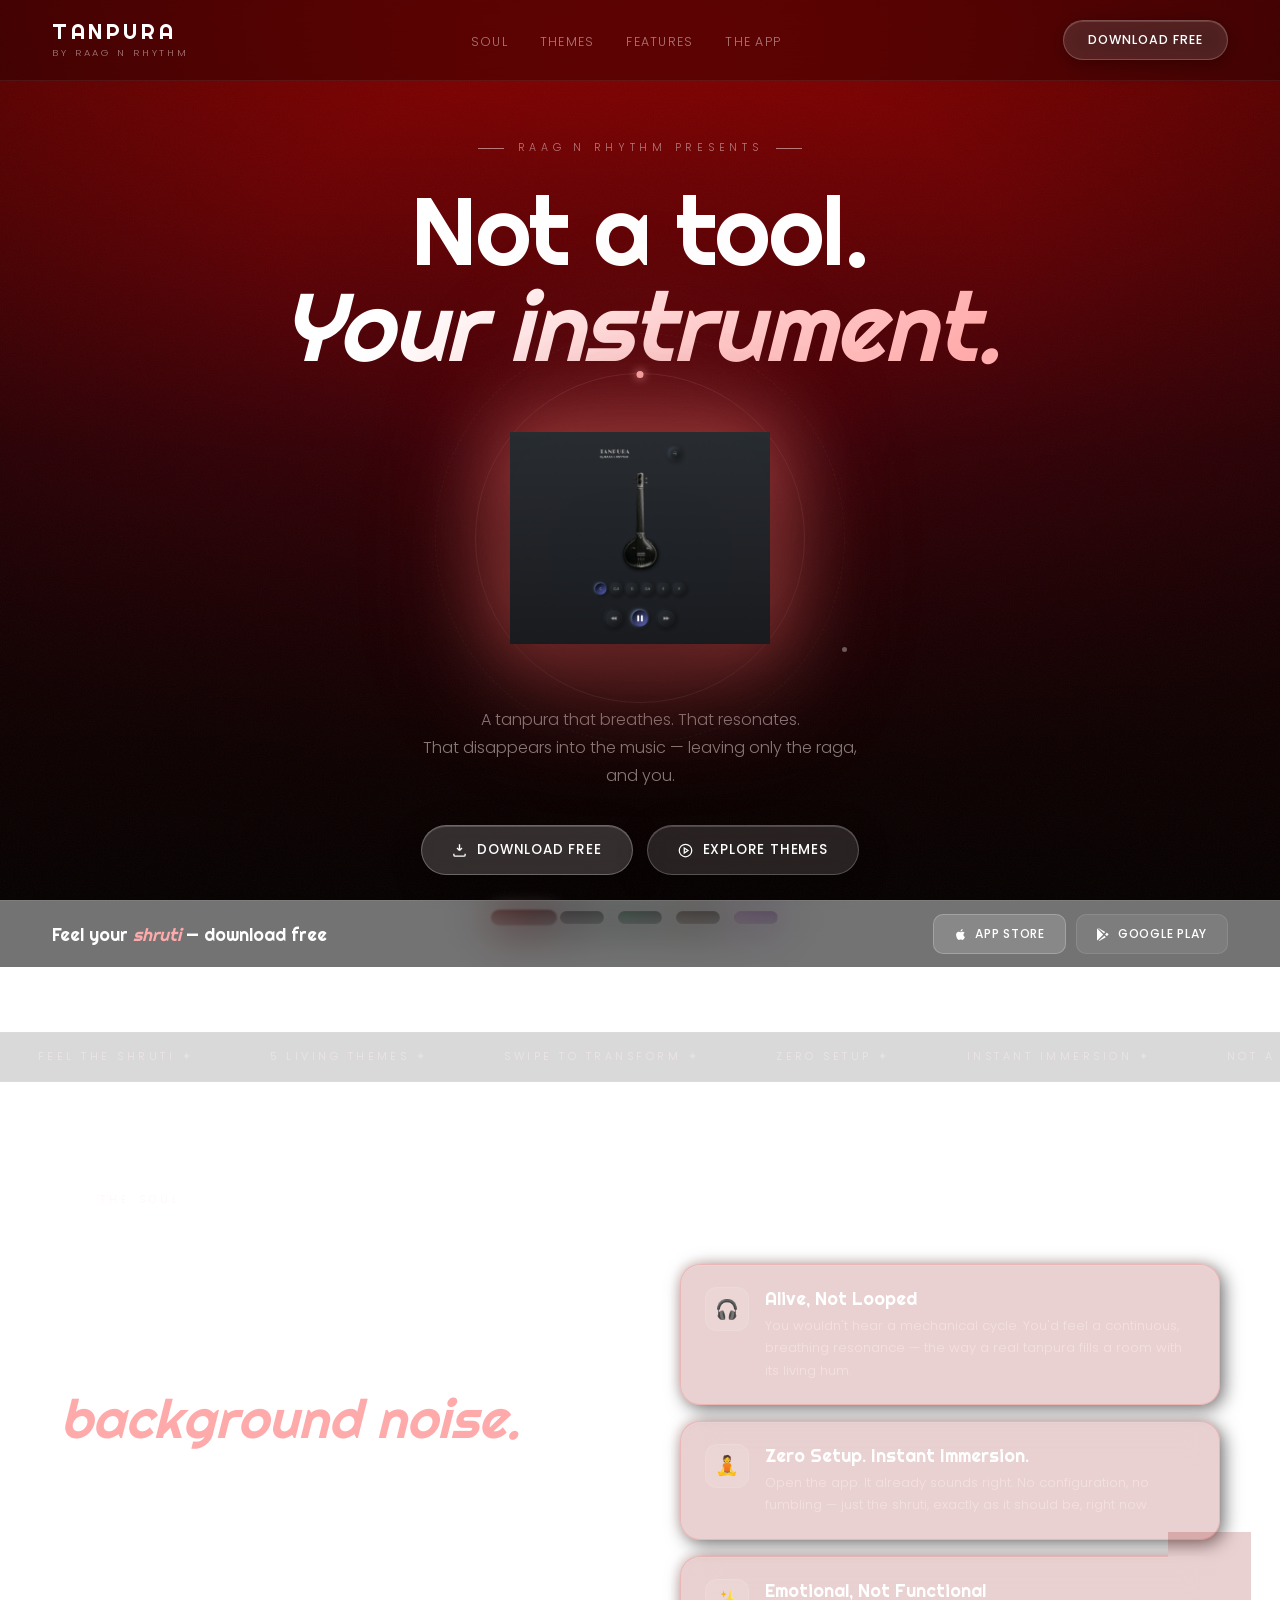
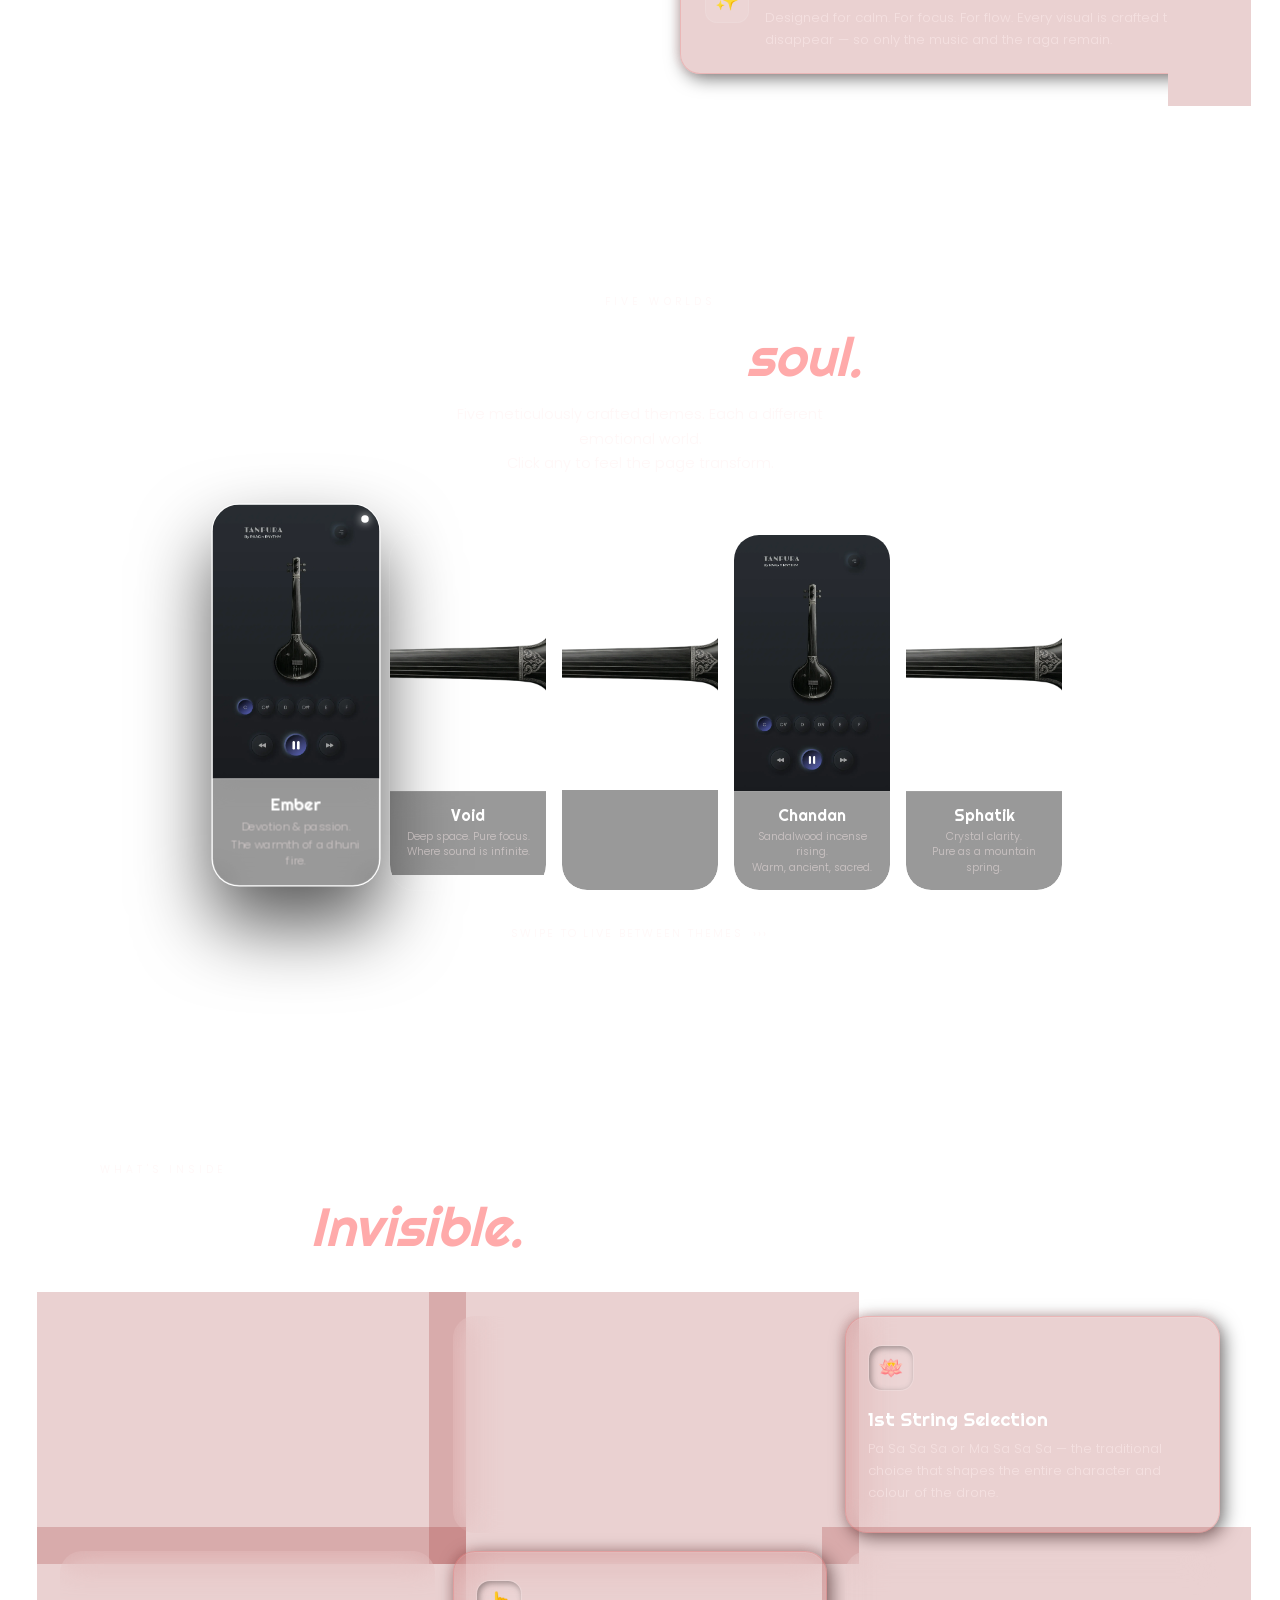
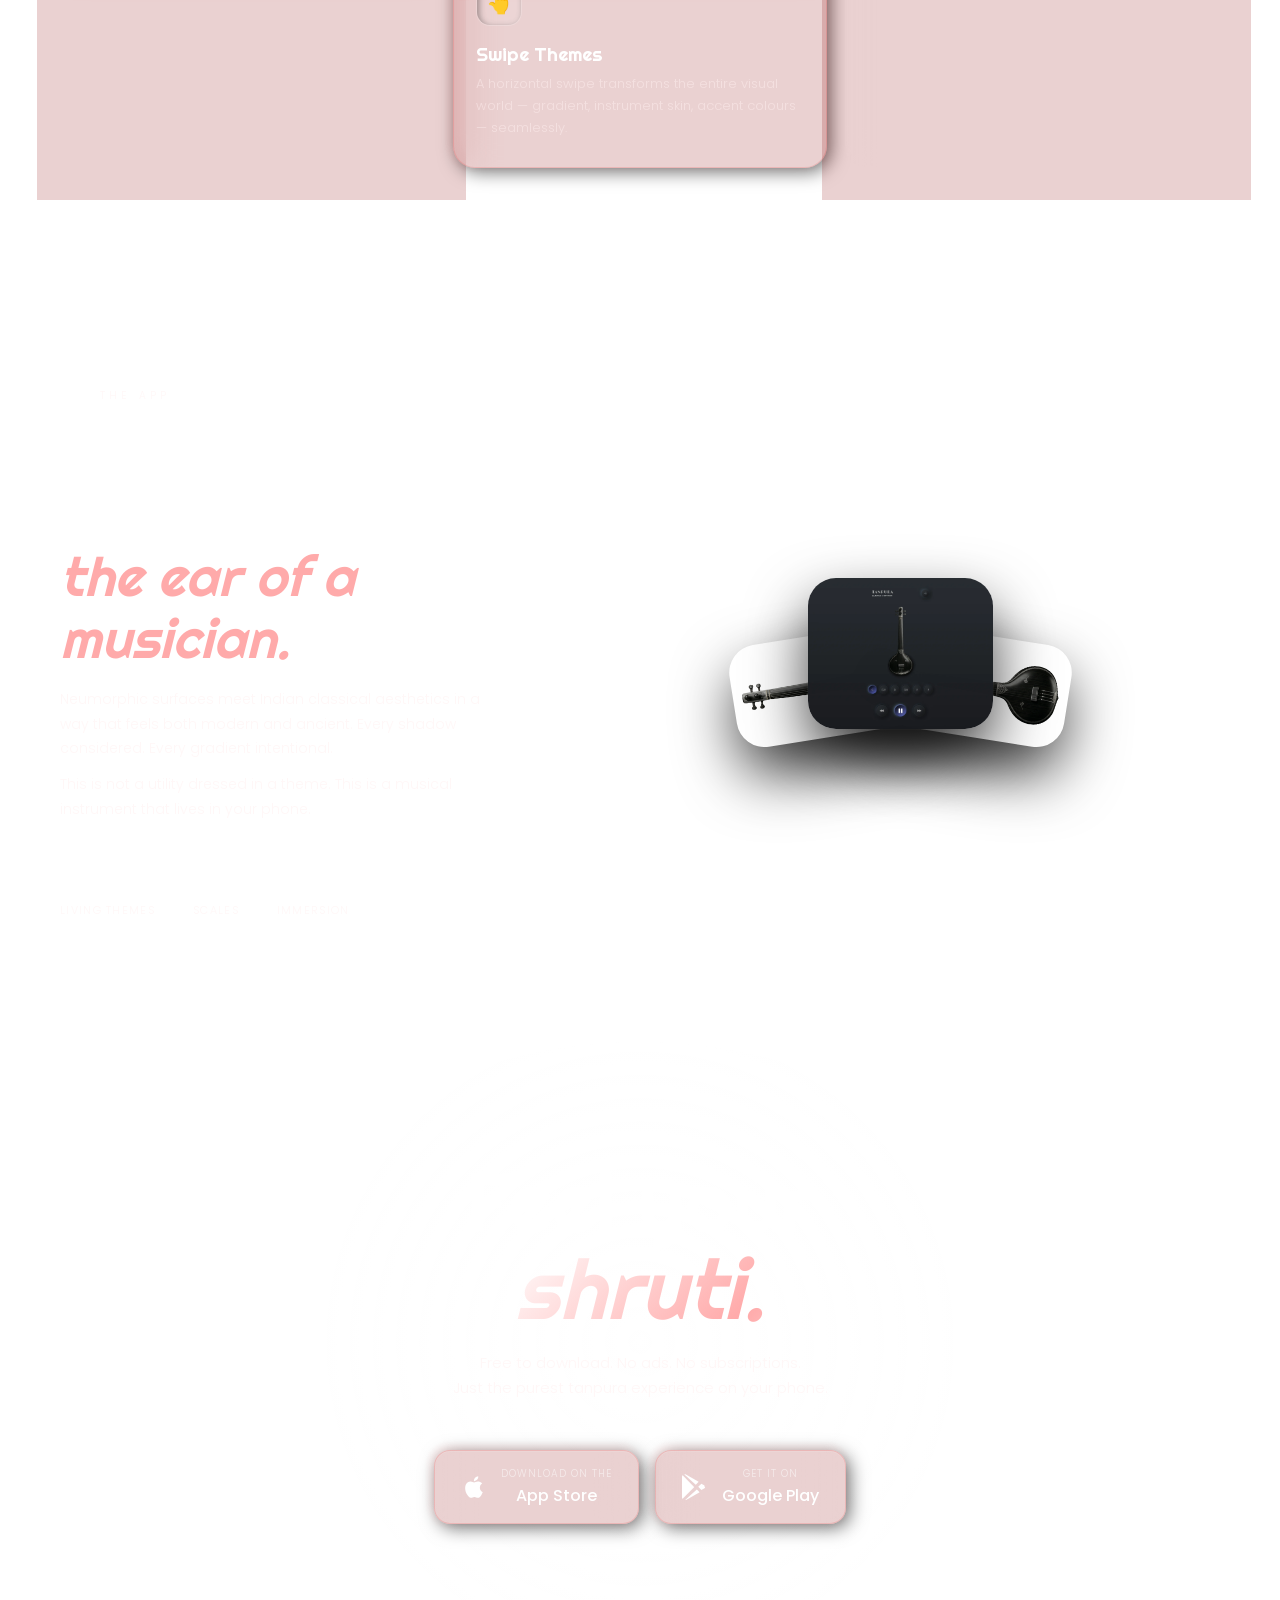
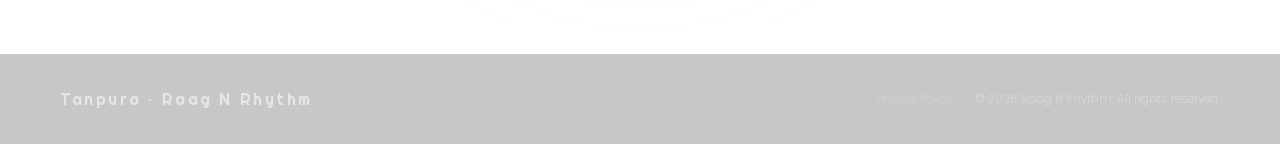
<file: products/mytanpuraapp/index.html>
<!DOCTYPE html>
<html lang="en">
<head>
<meta charset="UTF-8">
<meta name="viewport" content="width=device-width, initial-scale=1.0">
<title>Tanpura — By Raag N Rhythm</title>
<link rel="preconnect" href="https://fonts.googleapis.com">
<link href="https://fonts.googleapis.com/css2?family=Righteous&family=Poppins:wght@200;300;400;500;600;700&display=swap" rel="stylesheet">
<style>
:root {
  --bg-top:    #8b0000;
  --bg-mid:    #3a0008;
  --bg-bot:    #0d0000;
  --accent:    #e85858;
  --accent2:   #ffaaaa;
  --nm-light:  rgba(232,88,88,0.15);
  --nm-dark:   rgba(0,0,0,0.55);
  --glass-tint:rgba(139,0,0,0.18);
  --text:      #fff0f0;
  --muted:     rgba(255,240,240,0.5);
  --border-g:  rgba(232,88,88,0.22);
}

*,*::before,*::after{box-sizing:border-box;margin:0;padding:0;}
html{scroll-behavior:smooth;}

body {
  font-family: 'Poppins', sans-serif;
  font-weight: 300;
  color: var(--text);
  overflow-x: hidden;
}

/* ── PAGE BACKGROUND ── */
.page-bg {
  position: fixed; inset: 0; z-index: -2;
  background: linear-gradient(180deg, var(--bg-top) 0%, var(--bg-mid) 50%, var(--bg-bot) 100%);
  transition: background 1.4s cubic-bezier(.4,0,.2,1);
}
.page-bg::after {
  content: '';
  position: absolute; inset: 0;
  background: radial-gradient(ellipse 80% 60% at 50% 28%, transparent 35%, rgba(0,0,0,0.5) 100%);
}
.grain {
  position: fixed; inset: 0; z-index: -1; pointer-events: none; opacity: .045;
  background-image: url("data:image/svg+xml,%3Csvg xmlns='http://www.w3.org/2000/svg' width='300' height='300'%3E%3Cfilter id='n'%3E%3CfeTurbulence type='fractalNoise' baseFrequency='0.75' numOctaves='4' stitchTiles='stitch'/%3E%3C/filter%3E%3Crect width='300' height='300' filter='url(%23n)'/%3E%3C/svg%3E");
}

/* ── NM HELPERS ── */
.nm {
  background: var(--glass-tint);
  backdrop-filter: blur(18px) saturate(1.3);
  -webkit-backdrop-filter: blur(18px) saturate(1.3);
  border: 1px solid var(--border-g);
  box-shadow:
    4px 4px 18px var(--nm-dark),
    -2px -2px 10px var(--nm-light),
    inset 0 1px 0 rgba(255,255,255,0.09);
  transition: background 1.4s ease, border-color 1.4s ease, box-shadow 1.4s ease;
}

/* ════════ NAV ════════ */
nav {
  position: fixed; top:0; left:0; right:0; z-index:200;
  display:flex; align-items:center; justify-content:space-between;
  padding:20px 52px;
  background: rgba(0,0,0,0.28);
  backdrop-filter: blur(24px);
  border-bottom: 1px solid rgba(255,255,255,0.07);
}
.nl-main {
  font-family:'Righteous', sans-serif;
  font-size:1.4rem; font-weight:400; letter-spacing:.16em; text-transform:uppercase; color:#fff; line-height:1;
}
.nl-sub { font-size:.6rem; letter-spacing:.3em; text-transform:uppercase; color:var(--muted); margin-top:3px; }
.nav-links { display:flex; gap:32px; list-style:none; }
.nav-links a { color:var(--muted); text-decoration:none; font-size:.78rem; letter-spacing:.1em; text-transform:uppercase; transition:color .3s; }
.nav-links a:hover { color:#fff; }
.nav-dl {
  display:flex; align-items:center; gap:8px;
  padding:10px 24px; border-radius:40px;
  font-size:.78rem; font-weight:500; letter-spacing:.08em; text-transform:uppercase;
  color:#fff; cursor:pointer; border:1px solid rgba(255,255,255,0.2); text-decoration:none;
  background: rgba(255,255,255,0.12);
  backdrop-filter: blur(10px);
  box-shadow: 0 4px 20px rgba(0,0,0,.3), inset 0 1px 0 rgba(255,255,255,.14);
  transition:all .3s;
}
.nav-dl:hover { background:rgba(255,255,255,.2); transform:translateY(-1px); }

/* ════════ HERO ════════ */
.hero {
  min-height:100vh;
  display:flex; flex-direction:column; align-items:center; justify-content:center;
  text-align:center;
  padding:140px 40px 80px;
  position:relative;
}

.hero-glow {
  position:absolute;
  width:520px; height:520px; border-radius:50%;
  background: radial-gradient(circle, var(--accent) 0%, transparent 65%);
  opacity:.16; top:50%; left:50%;
  transform:translate(-50%,-58%);
  pointer-events:none; filter:blur(44px);
  animation: pglow 6s ease-in-out infinite;
  transition: background 1.4s ease;
}
@keyframes pglow { 0%,100%{opacity:.14;transform:translate(-50%,-58%) scale(1)} 50%{opacity:.24;transform:translate(-50%,-58%) scale(1.1)} }

.hero-eyebrow {
  display:flex; align-items:center; gap:14px; justify-content:center;
  font-size:.67rem; letter-spacing:.44em; text-transform:uppercase;
  color:var(--muted); margin-bottom:26px;
}
.eyebrow-line { width:26px; height:1px; background:var(--muted); }

h1.hero-h1 {
  font-family:'Righteous', sans-serif;
  font-size:clamp(3rem,7.5vw,8rem); font-weight:400; line-height:1.0; letter-spacing:-.015em;
  color:#fff; margin-bottom:8px;
}
h1.hero-h1 em {
  font-style:italic; display:block;
  background: linear-gradient(135deg,#fff 10%,var(--accent2) 50%,#fff 90%);
  background-size:200%;
  -webkit-background-clip:text; -webkit-text-fill-color:transparent;
  background-clip:text;
  animation: shimmer 5s ease infinite;
  transition: background 1.4s ease;
}
@keyframes shimmer { 0%{background-position:0%} 100%{background-position:200%} }

.hero-sub {
  font-size:1rem; line-height:1.72; color:var(--muted);
  max-width:440px; margin:22px auto 0;
}

/* GLASS TANPURA */
.hero-inst {
  position:relative;
  margin:50px auto 40px;
  width:260px;
}
.inst-img {
  width:100%; display:block;
  filter: drop-shadow(0 20px 50px rgba(0,0,0,.65)) drop-shadow(0 0 36px var(--accent));
  animation: floatup 7s ease-in-out infinite;
  transition: filter 1.4s ease;
}
@keyframes floatup { 0%,100%{transform:translateY(0)} 50%{transform:translateY(-13px)} }

.ring {
  position:absolute; border-radius:50%;
  border:1px solid rgba(255,255,255,.08);
  top:50%; left:50%; transform-origin:center;
  pointer-events:none;
}
.r1 {
  width:330px; height:330px; margin-left:-165px; margin-top:-165px;
  animation:rspin 28s linear infinite;
  border-color: rgba(255,255,255,0.09);
}
.r1::after {
  content:''; position:absolute;
  width:7px; height:7px; border-radius:50%;
  background:var(--accent2);
  box-shadow:0 0 10px var(--accent2);
  top:-3.5px; left:50%; transform:translateX(-50%);
  transition:background 1.4s ease, box-shadow 1.4s ease;
}
.r2 {
  width:410px; height:410px; margin-left:-205px; margin-top:-205px;
  animation:rspin 46s linear infinite reverse;
  border-style:dashed; border-color:rgba(255,255,255,.04);
}
.r2::after {
  content:''; position:absolute;
  width:5px; height:5px; border-radius:50%;
  background:rgba(255,255,255,.35);
  bottom:22%; right:-2.5px;
}
@keyframes rspin { to{transform:rotate(360deg)} }

/* CTA buttons */
.hero-ctas { display:flex; gap:14px; justify-content:center; flex-wrap:wrap; margin-top:36px; }
.btn-glass {
  display:flex; align-items:center; gap:10px;
  padding:14px 30px; border-radius:50px;
  font-size:.84rem; font-weight:500; letter-spacing:.06em; text-transform:uppercase;
  color:#fff; text-decoration:none; cursor:pointer; border:1px solid rgba(255,255,255,.22);
  background:rgba(255,255,255,.12);
  backdrop-filter:blur(14px);
  box-shadow:0 8px 30px rgba(0,0,0,.35), inset 0 1px 0 rgba(255,255,255,.18);
  transition:all .35s;
}
.btn-glass:hover { background:rgba(255,255,255,.2); transform:translateY(-3px); box-shadow:0 16px 40px rgba(0,0,0,.45), inset 0 1px 0 rgba(255,255,255,.22); }
.btn-glass-p { background:rgba(255,255,255,.17); border-color:rgba(255,255,255,.28); }

/* theme switcher */
.theme-sw { display:flex; gap:14px; justify-content:center; align-items:center; margin-top:36px; }
.tp {
  width:44px; height:13px; border-radius:20px;
  cursor:pointer; border:1.5px solid rgba(255,255,255,.14);
  transition:all .35s; flex-shrink:0;
}
.tp.on { transform:scaleX(1.55) scaleY(1.35); border-color:rgba(255,255,255,.65); box-shadow:0 0 14px rgba(255,255,255,.3); }
.tp-e { background:linear-gradient(90deg,#8b0000,#3a0008); }
.tp-v { background:linear-gradient(90deg,#1e1e26,#0d0d0f); }
.tp-a { background:linear-gradient(90deg,#004d2a,#000d06); }
.tp-c { background:linear-gradient(90deg,#3d1c08,#0d0500); }
.tp-s { background:linear-gradient(90deg,#c080c8,#7b3fa0); }

.theme-hint {
  font-size:.64rem; letter-spacing:.2em; color:var(--muted);
  text-transform:uppercase; text-align:center; margin-top:12px;
  transition:color 1.4s ease;
}

/* ════════ MARQUEE ════════ */
.mq-wrap {
  padding:16px 0; overflow:hidden;
  border-top:1px solid rgba(255,255,255,.06);
  border-bottom:1px solid rgba(255,255,255,.06);
  background:rgba(0,0,0,.15);
}
.mq-track {
  display:flex; width:max-content;
  animation: mq 28s linear infinite;
}
.mq-item {
  padding:0 38px; font-size:.68rem; letter-spacing:.32em;
  text-transform:uppercase; color:var(--muted); white-space:nowrap;
}
.mq-dot { color:rgba(255,255,255,.25); }
@keyframes mq { to{transform:translateX(-50%)} }

/* ════════ SHARED SECTION ════════ */
.section { padding:110px 60px; }
.sec-lbl {
  font-size:.65rem; letter-spacing:.4em; text-transform:uppercase; color:var(--muted);
  margin-bottom:18px; display:flex; align-items:center; gap:14px;
}
.sec-lbl::before { content:''; display:block; width:26px; height:1px; background:rgba(255,255,255,.3); }
h2.st {
  font-family:'Righteous', sans-serif;
  font-size:clamp(2rem,4.2vw,4rem); font-weight:400; line-height:1.15; color:#fff;
}
h2.st em { font-style:italic; color:var(--accent2); transition:color 1.4s ease; }

/* ════════ PHILOSOPHY ════════ */
.phil-grid { display:grid; grid-template-columns:1fr 1fr; gap:80px; align-items:start; margin-top:56px; }
.phil-cards { display:flex; flex-direction:column; gap:16px; }
.phil-card {
  padding:22px 24px; border-radius:20px;
  display:grid; grid-template-columns:44px 1fr; gap:16px; align-items:start;
  transition:all .4s; cursor:default;
}
.phil-card:hover { transform:translateX(6px); }
.phil-icon {
  width:44px; height:44px; border-radius:12px;
  display:flex; align-items:center; justify-content:center; font-size:1.2rem;
  background:rgba(255,255,255,.08); border:1px solid rgba(255,255,255,.1); flex-shrink:0;
}
.phil-title { font-family:'Righteous', sans-serif; font-size:1.12rem; font-weight:400; color:#fff; margin-bottom:5px; }
.phil-body { font-size:.82rem; color:var(--muted); line-height:1.7; }

/* ════════ THEMES SHOWCASE ════════ */
.themes-sec { padding:110px 60px; text-align:center; }
.themes-row { display:flex; gap:14px; justify-content:center; margin-top:58px; flex-wrap:wrap; }
.ts-card {
  width:158px; border-radius:26px; overflow:hidden;
  cursor:pointer; transition:all .45s; position:relative; flex-shrink:0;
  border:1px solid rgba(255,255,255,.07);
}
.ts-card:hover { transform:translateY(-10px) scale(1.03); }
.ts-card.on { transform:translateY(-18px) scale(1.07); box-shadow:0 36px 70px rgba(0,0,0,.65), 0 0 0 2px rgba(255,255,255,.28); }
.ts-img { height:256px; width:100%; }
.ts-img img { width:100%; height:100%; object-fit:cover; display:block; }
.ts-body {
  padding:13px 13px 15px;
  background:rgba(0,0,0,.4); backdrop-filter:blur(12px);
  border-top:1px solid rgba(255,255,255,.07);
}
.ts-name { font-family:'Righteous', sans-serif; font-size:1rem; font-weight:400; color:#fff; }
.ts-mood { font-size:.67rem; color:var(--muted); margin-top:3px; line-height:1.45; }
.ts-dot {
  position:absolute; top:10px; right:10px;
  width:7px; height:7px; border-radius:50%;
  background:#fff; box-shadow:0 0 8px #fff;
  opacity:0; transition:opacity .3s;
}
.ts-card.on .ts-dot { opacity:1; }

.swipe-hint-row {
  margin-top:34px; font-size:.7rem; letter-spacing:.2em; color:var(--muted);
  text-transform:uppercase; display:flex; align-items:center; gap:10px; justify-content:center;
}
.sa span { animation:sab 1.9s ease-in-out infinite; display:inline-block; }
.sa span:nth-child(2){animation-delay:.2s} .sa span:nth-child(3){animation-delay:.4s}
@keyframes sab { 0%,100%{opacity:.3;transform:translateX(0)} 50%{opacity:1;transform:translateX(5px)} }

/* ════════ FEATURES ════════ */
.feat-grid { display:grid; grid-template-columns:repeat(3,1fr); gap:18px; margin-top:58px; }
.feat-card { padding:28px 22px; border-radius:22px; transition:all .4s; }
.feat-card:hover { transform:translateY(-5px); box-shadow:0 22px 50px rgba(0,0,0,.55), inset 0 1px 0 rgba(255,255,255,.12) !important; }
.feat-ic {
  width:46px; height:46px; border-radius:14px;
  display:flex; align-items:center; justify-content:center; font-size:1.3rem; margin-bottom:16px;
  background:rgba(255,255,255,.08); border:1px solid rgba(255,255,255,.1);
  box-shadow:inset 2px 2px 6px rgba(0,0,0,.35), inset -1px -1px 4px rgba(255,255,255,.06);
}
.feat-title { font-family:'Righteous', sans-serif; font-size:1.18rem; font-weight:400; color:#fff; margin-bottom:7px; }
.feat-body { font-size:.81rem; color:var(--muted); line-height:1.7; }

/* ════════ APP PREVIEW ════════ */
.preview-sec { padding:110px 60px; display:flex; align-items:center; gap:80px; }
.prev-left { flex:1; max-width:440px; }
.prev-left .st { margin:14px 0 18px; }
.prev-left p { font-size:.87rem; color:var(--muted); line-height:1.75; margin-bottom:12px; }
.prev-stats { display:flex; gap:38px; margin-top:34px; }
.sn { font-family:'Righteous', sans-serif; font-size:2.8rem; font-weight:400; color:#fff; line-height:1; }
.sl { font-size:.68rem; letter-spacing:.12em; text-transform:uppercase; color:var(--muted); margin-top:3px; }
.prev-phones { flex:1; position:relative; height:520px; display:flex; align-items:center; justify-content:center; }
.pf { position:absolute; width:185px; transition:all .4s; }
.pf img { width:100%; display:block; border-radius:28px; box-shadow:0 28px 60px rgba(0,0,0,.75), 0 0 0 1px rgba(255,255,255,.07); }
.pf-1 { transform:rotate(-9deg) translateX(-80px) translateY(20px); z-index:1; }
.pf-2 { z-index:3; }
.pf-3 { transform:rotate(9deg) translateX(80px) translateY(20px); z-index:2; }
.pf:hover { transform:rotate(0) scale(1.06) !important; z-index:10 !important; }

/* ════════ CTA ════════ */
.cta-sec { padding:130px 60px; text-align:center; position:relative; overflow:hidden; }
.cta-glow {
  position:absolute; border-radius:50%;
  width:800px; height:600px;
  background:radial-gradient(circle, rgba(255,255,255,.055) 0%, transparent 65%);
  top:50%; left:50%; transform:translate(-50%,-50%);
  pointer-events:none;
}
.cta-h {
  font-family:'Righteous', sans-serif;
  font-size:clamp(2.8rem,6.5vw,7rem); font-weight:400; line-height:1.05; color:#fff;
  position:relative; z-index:2; margin-bottom:16px;
}
.cta-h em {
  font-style:italic;
  background:linear-gradient(135deg,#fff 0%,var(--accent2) 50%,#fff 100%);
  background-size:200%;
  -webkit-background-clip:text; -webkit-text-fill-color:transparent; background-clip:text;
  animation:shimmer 4s ease infinite;
}
.cta-sub { font-size:.93rem; color:var(--muted); max-width:380px; margin:0 auto 50px; line-height:1.7; position:relative; z-index:2; }
.dl-row { display:flex; gap:16px; justify-content:center; flex-wrap:wrap; position:relative; z-index:2; }
.dl-btn {
  display:flex; align-items:center; gap:14px;
  padding:15px 26px; border-radius:16px; min-width:185px;
  color:#fff; text-decoration:none; transition:all .35s;
}
.dl-btn:hover { transform:translateY(-3px); }
.dl-ic svg { width:26px; height:26px; fill:#fff; display:block; }
.dl-txt small { display:block; font-size:.63rem; text-transform:uppercase; letter-spacing:.1em; color:rgba(255,255,255,.55); margin-bottom:1px; }
.dl-txt strong { font-size:1rem; font-weight:500; }

/* ════════ STICKY ════════ */
.sticky {
  position:fixed; bottom:0; left:0; right:0; z-index:300;
  padding:13px 52px;
  display:flex; align-items:center; justify-content:space-between;
  background:rgba(0,0,0,.55); backdrop-filter:blur(24px);
  border-top:1px solid rgba(255,255,255,.08);
  transform:translateY(100%); transition:transform .45s ease;
}
.sticky.show { transform:translateY(0); }
.st-txt { font-family:'Righteous', sans-serif; font-size:1.1rem; color:#fff; }
.st-txt em { font-style:italic; color:var(--accent2); transition:color 1.4s ease; }
.st-btns { display:flex; gap:10px; }
.stb {
  display:flex; align-items:center; gap:8px;
  padding:10px 20px; border-radius:10px; font-size:.76rem; font-weight:500;
  letter-spacing:.06em; text-transform:uppercase;
  cursor:pointer; text-decoration:none; color:#fff; border:none; transition:all .3s;
}
.stb-a { background:rgba(255,255,255,.15); border:1px solid rgba(255,255,255,.22); }
.stb-g { background:rgba(255,255,255,.07); border:1px solid rgba(255,255,255,.1); }
.stb:hover { background:rgba(255,255,255,.22); transform:translateY(-1px); }

/* ════════ FOOTER ════════ */
footer { padding:34px 60px; border-top:1px solid rgba(255,255,255,.07); display:flex; align-items:center; justify-content:space-between; background:rgba(0,0,0,.22); }
.f-logo { font-family:'Righteous', sans-serif; font-size:1rem; font-weight:400; letter-spacing:.16em; color:rgba(255,255,255,.55); }
.f-copy { font-size:.73rem; color:rgba(255,255,255,.28); }

/* ════════ REVEAL ════════ */
.rv { opacity:0; transform:translateY(26px); transition:opacity .8s ease,transform .8s ease; }
.rv.in { opacity:1; transform:none; }
.rv:nth-child(2){transition-delay:.1s} .rv:nth-child(3){transition-delay:.2s}
.rv:nth-child(4){transition-delay:.3s} .rv:nth-child(5){transition-delay:.4s}

/* ════════ RESPONSIVE ════════ */
@media(max-width:1000px){
  .feat-grid{grid-template-columns:repeat(2,1fr);}
  .preview-sec{flex-direction:column;}
  .phil-grid{grid-template-columns:1fr;gap:40px;}
}
@media(max-width:700px){
  nav{padding:18px 20px;}
  .nav-links{display:none;}
  .section,.themes-sec,.preview-sec,.cta-sec{padding:68px 22px;}
  .feat-grid{grid-template-columns:1fr;}
  .ts-card{width:130px;} .ts-img{height:200px;}
  footer{padding:26px 22px;flex-direction:column;gap:10px;text-align:center;}
  .sticky{padding:12px 18px;}
  .pf-1,.pf-3{display:none;} .pf-2{transform:none;position:static;width:230px;}
  .prev-phones{height:auto;}
}
</style>
</head>
<body>

<div class="page-bg" id="pgBg"></div>
<div class="grain"></div>

<!-- NAV -->
<nav>
  <a href="../../" style="text-decoration: none; color: inherit; display: block;">
    <div>
      <div class="nl-main">Tanpura</div>
      <div class="nl-sub">by Raag N Rhythm</div>
    </div>
  </a>
  <ul class="nav-links">
    <li><a href="#philosophy">Soul</a></li>
    <li><a href="#themes">Themes</a></li>
    <li><a href="#features">Features</a></li>
    <li><a href="#preview">The App</a></li>
  </ul>
  <a href="#download" class="nav-dl">Download Free</a>
</nav>

<!-- ══ HERO ══ -->
<section class="hero">
  <div class="hero-glow" id="hglow"></div>

  <div class="hero-eyebrow">
    <span class="eyebrow-line"></span>
    Raag N Rhythm Presents
    <span class="eyebrow-line"></span>
  </div>

  <h1 class="hero-h1 rv in">
    Not a tool.<br><em>Your instrument.</em>
  </h1>

  <!-- GLASS TANPURA — always the crystal one -->
  <div class="hero-inst rv in">
    <div class="ring r1"></div>
    <div class="ring r2"></div>
    <img class="inst-img" src="../../assets/tanpura_app.png" alt="Crystal Glass Tanpura">
  </div>

  <p class="hero-sub rv in">
    A tanpura that breathes. That resonates.<br>
    That disappears into the music — leaving only the raga, and you.
  </p>

  <div class="hero-ctas rv in">
    <a href="#download" class="btn-glass btn-glass-p">
      <svg width="15" height="15" viewBox="0 0 24 24" fill="none" stroke="currentColor" stroke-width="2.2"><path d="M12 2v10m0 0l-4-4m4 4l4-4M3 17v2a2 2 0 002 2h14a2 2 0 002-2v-2"/></svg>
      Download Free
    </a>
    <a href="#themes" class="btn-glass">
      <svg width="15" height="15" viewBox="0 0 24 24" fill="none" stroke="currentColor" stroke-width="2"><circle cx="12" cy="12" r="10"/><polygon points="10,8 16,12 10,16"/></svg>
      Explore Themes
    </a>
  </div>

  <div class="theme-sw rv in">
    <div class="tp tp-e on" data-t="ember"></div>
    <div class="tp tp-v" data-t="void"></div>
    <div class="tp tp-a" data-t="aranya"></div>
    <div class="tp tp-c" data-t="chandan"></div>
    <div class="tp tp-s" data-t="sphatik"></div>
  </div>
  <div class="theme-hint" id="tHint">Ember — touch to change the world</div>
</section>

<!-- MARQUEE -->
<div class="mq-wrap">
  <div class="mq-track">
    <span class="mq-item">Feel the Shruti <span class="mq-dot">✦</span></span>
    <span class="mq-item">5 Living Themes <span class="mq-dot">✦</span></span>
    <span class="mq-item">Swipe to Transform <span class="mq-dot">✦</span></span>
    <span class="mq-item">Zero Setup <span class="mq-dot">✦</span></span>
    <span class="mq-item">Instant Immersion <span class="mq-dot">✦</span></span>
    <span class="mq-item">Not a Loop — A Presence <span class="mq-dot">✦</span></span>
    <span class="mq-item">Neumorphic Design <span class="mq-dot">✦</span></span>
    <span class="mq-item">Raag N Rhythm <span class="mq-dot">✦</span></span>
    <span class="mq-item">Feel the Shruti <span class="mq-dot">✦</span></span>
    <span class="mq-item">5 Living Themes <span class="mq-dot">✦</span></span>
    <span class="mq-item">Swipe to Transform <span class="mq-dot">✦</span></span>
    <span class="mq-item">Zero Setup <span class="mq-dot">✦</span></span>
    <span class="mq-item">Instant Immersion <span class="mq-dot">✦</span></span>
    <span class="mq-item">Not a Loop — A Presence <span class="mq-dot">✦</span></span>
    <span class="mq-item">Neumorphic Design <span class="mq-dot">✦</span></span>
    <span class="mq-item">Raag N Rhythm <span class="mq-dot">✦</span></span>
  </div>
</div>

<!-- ══ PHILOSOPHY ══ -->
<section class="section" id="philosophy">
  <div class="sec-lbl">The Soul</div>
  <div class="phil-grid">
    <div>
      <h2 class="st rv">
        Most tanpura apps are<br><em>background noise.</em><br>This one is a presence.
      </h2>
    </div>
    <div class="phil-cards">
      <div class="phil-card nm rv">
        <div class="phil-icon">🎧</div>
        <div>
          <div class="phil-title">Alive, Not Looped</div>
          <p class="phil-body">You wouldn't hear a mechanical cycle. You'd feel a continuous, breathing resonance — the way a real tanpura fills a room with its living hum.</p>
        </div>
      </div>
      <div class="phil-card nm rv">
        <div class="phil-icon">🧘</div>
        <div>
          <div class="phil-title">Zero Setup. Instant Immersion.</div>
          <p class="phil-body">Open the app. It already sounds right. No configuration, no fumbling — just the shruti, exactly as it should be, right now.</p>
        </div>
      </div>
      <div class="phil-card nm rv">
        <div class="phil-icon">✨</div>
        <div>
          <div class="phil-title">Emotional, Not Functional</div>
          <p class="phil-body">Designed for calm. For focus. For flow. Every visual is crafted to disappear — so only the music and the raga remain.</p>
        </div>
      </div>
    </div>
  </div>
</section>

<!-- ══ THEMES ══ -->
<section class="themes-sec" id="themes">
  <div class="sec-lbl" style="justify-content:center;margin-bottom:16px;">Five Worlds</div>
  <h2 class="st rv">Choose your <em>soul.</em></h2>
  <p style="color:var(--muted);font-size:.9rem;max-width:420px;margin:14px auto 0;line-height:1.7;" class="rv">
    Five meticulously crafted themes. Each a different emotional world.<br>Click any to feel the page transform.
  </p>

  <div class="themes-row">
    <div class="ts-card on" data-t="ember">
      <div class="ts-dot"></div>
      <div class="ts-img"><img src="../../assets/characters/FINALCharacters/tanpura_app.webp" alt="Ember"></div>
      <div class="ts-body"><div class="ts-name">Ember</div><div class="ts-mood">Devotion &amp; passion.<br>The warmth of a dhuni fire.</div></div>
    </div>
    <div class="ts-card" data-t="void">
      <div class="ts-dot"></div>
      <div class="ts-img"><img src="../../assets/design/app-element-1.png" alt="Void"></div>
      <div class="ts-body"><div class="ts-name">Void</div><div class="ts-mood">Deep space. Pure focus.<br>Where sound is infinite.</div></div>
    </div>
    <div class="ts-card" data-t="aranya">
      <div class="ts-dot"></div>
      <div class="ts-img"><img src="../../assets/design/app-element-2.png" alt="Aranya"></div>
      <div class="ts-body"><div class="ts-name">Aranya</div><div class="ts-mood">The forest at dawn.<br>Green stillness and clarity.</div></div>
    </div>
    <div class="ts-card" data-t="chandan">
      <div class="ts-dot"></div>
      <div class="ts-img"><img src="../../assets/characters/FINALCharacters/tanpura_app.webp" alt="Chandan"></div>
      <div class="ts-body"><div class="ts-name">Chandan</div><div class="ts-mood">Sandalwood incense rising.<br>Warm, ancient, sacred.</div></div>
    </div>
    <div class="ts-card" data-t="sphatik">
      <div class="ts-dot"></div>
      <div class="ts-img"><img src="../../assets/design/app-element-1.png" alt="Sphatik"></div>
      <div class="ts-body"><div class="ts-name">Sphatik</div><div class="ts-mood">Crystal clarity.<br>Pure as a mountain spring.</div></div>
    </div>
  </div>
  <div class="swipe-hint-row">
    <span>Swipe to live between themes</span>
    <span class="sa"><span>›</span><span>›</span><span>›</span></span>
  </div>
</section>

<!-- ══ FEATURES ══ -->
<section class="section" id="features">
  <div class="sec-lbl">What's Inside</div>
  <h2 class="st rv">Powerful. <em>Invisible.</em></h2>
  <div class="feat-grid">
    <div class="feat-card nm rv">
      <div class="feat-ic">🎵</div>
      <div class="feat-title">Scale Selection</div>
      <p class="feat-body">All 12 chromatic keys. Tap once to shift the entire resonance. Like retuning a real instrument in your hands.</p>
    </div>
    <div class="feat-card nm rv">
      <div class="feat-ic">🎼</div>
      <div class="feat-title">Octave Control</div>
      <p class="feat-body">Low, Medium, High modes. Match the register of your raga, your voice, your mood. Three worlds, one tap.</p>
    </div>
    <div class="feat-card nm rv">
      <div class="feat-ic">🪷</div>
      <div class="feat-title">1st String Selection</div>
      <p class="feat-body">Pa Sa Sa Sa or Ma Sa Sa Sa — the traditional choice that shapes the entire character and colour of the drone.</p>
    </div>
    <div class="feat-card nm rv">
      <div class="feat-ic">⚡</div>
      <div class="feat-title">Speed &amp; Volume</div>
      <p class="feat-body">Smooth neumorphic sliders. Set the pluck cycle tempo and presence level to match your practice pace.</p>
    </div>
    <div class="feat-card nm rv">
      <div class="feat-ic">👆</div>
      <div class="feat-title">Swipe Themes</div>
      <p class="feat-body">A horizontal swipe transforms the entire visual world — gradient, instrument skin, accent colours — seamlessly.</p>
    </div>
    <div class="feat-card nm rv">
      <div class="feat-ic">🔇</div>
      <div class="feat-title">Minimal UI</div>
      <p class="feat-body">Every control appears when needed, fades when not. The instrument is always the centrepiece. Always.</p>
    </div>
  </div>
</section>

<!-- ══ APP PREVIEW ══ -->
<section class="preview-sec" id="preview">
  <div class="prev-left rv">
    <div class="sec-lbl">The App</div>
    <h2 class="st">Built with the eye of an artist,<br><em>the ear of a musician.</em></h2>
    <p>Neumorphic surfaces meet Indian classical aesthetics in a way that feels both modern and ancient. Every shadow considered. Every gradient intentional.</p>
    <p>This is not a utility dressed in a theme. This is a musical instrument that lives in your phone.</p>
    <div class="prev-stats">
      <div><div class="sn">5</div><div class="sl">Living Themes</div></div>
      <div><div class="sn">12</div><div class="sl">Scales</div></div>
      <div><div class="sn">∞</div><div class="sl">Immersion</div></div>
    </div>
  </div>
  <div class="prev-phones">
    <div class="pf pf-1"><img src="../../assets/design/app-element-2.png" alt="Aranya"></div>
    <div class="pf pf-2"><img src="../../assets/characters/FINALCharacters/tanpura_app.webp" alt="Ember"></div>
    <div class="pf pf-3"><img src="../../assets/design/app-element-1.png" alt="Sphatik"></div>
  </div>
</section>

<!-- ══ CTA ══ -->
<section class="cta-sec" id="download">
  <div class="cta-glow"></div>
  <h2 class="cta-h">Feel your<br><em>shruti.</em></h2>
  <p class="cta-sub">Free to download. No ads. No subscriptions.<br>Just the purest tanpura experience on your phone.</p>
  <div class="dl-row">
    <a href="#" class="dl-btn nm">
      <div class="dl-ic"><svg viewBox="0 0 24 24"><path d="M18.71 19.5c-.83 1.24-1.71 2.45-3.05 2.47-1.34.03-1.77-.79-3.29-.79-1.53 0-2 .77-3.27.82-1.31.05-2.3-1.32-3.14-2.53C4.25 17 2.94 12.45 4.7 9.39c.87-1.52 2.43-2.48 4.12-2.51 1.28-.02 2.5.87 3.29.87.78 0 2.26-1.07 3.8-.91.65.03 2.47.26 3.64 1.98-.09.06-2.17 1.28-2.15 3.81.03 3.02 2.65 4.03 2.68 4.04-.03.07-.42 1.44-1.38 2.83M13 3.5c.73-.83 1.94-1.46 2.94-1.5.13 1.17-.34 2.35-1.04 3.19-.69.85-1.83 1.51-2.95 1.42-.15-1.15.41-2.35 1.05-3.11z"/></svg></div>
      <div class="dl-txt"><small>Download on the</small><strong>App Store</strong></div>
    </a>
    <a href="#" class="dl-btn nm">
      <div class="dl-ic"><svg viewBox="0 0 24 24"><path d="M3.18 23.76c.3.17.64.21.96.12l12.14-7.01-2.61-2.61-10.49 9.5zM.48 1.15C.18 1.46 0 1.93 0 2.54v18.91c0 .61.18 1.08.49 1.39l.07.07 10.59-10.59v-.25L.55 1.08l-.07.07zM20.73 10.52l-2.81-1.62-2.93 2.93 2.93 2.93 2.83-1.63c.81-.46.81-1.22-.02-1.61zM3.18.24l12.14 7.01-2.61 2.61L2.22.36C2.54.16 2.9.09 3.18.24z"/></svg></div>
      <div class="dl-txt"><small>Get it on</small><strong>Google Play</strong></div>
    </a>
  </div>
</section>

<footer>
  <div class="f-logo">Tanpura · Raag N Rhythm</div>
  <div class="f-copy">
    <a href="privacy/" style="color: inherit; text-decoration: none; margin-right: 20px; opacity: 0.6; transition: opacity 0.2s;" onmouseover="this.style.opacity='1'" onmouseout="this.style.opacity='0.6'">Privacy Policy</a>
    © 2026 Raag N Rhythm. All rights reserved.
  </div>
</footer>

<div class="sticky" id="stk">
  <div class="st-txt">Feel your <em>shruti</em> — download free</div>
  <div class="st-btns">
    <a href="#" class="stb stb-a">
      <svg width="13" height="13" viewBox="0 0 24 24" fill="currentColor"><path d="M18.71 19.5c-.83 1.24-1.71 2.45-3.05 2.47-1.34.03-1.77-.79-3.29-.79-1.53 0-2 .77-3.27.82-1.31.05-2.3-1.32-3.14-2.53C4.25 17 2.94 12.45 4.7 9.39c.87-1.52 2.43-2.48 4.12-2.51 1.28-.02 2.5.87 3.29.87.78 0 2.26-1.07 3.8-.91.65.03 2.47.26 3.64 1.98-.09.06-2.17 1.28-2.15 3.81.03 3.02 2.65 4.03 2.68 4.04-.03.07-.42 1.44-1.38 2.83M13 3.5c.73-.83 1.94-1.46 2.94-1.5.13 1.17-.34 2.35-1.04 3.19-.69.85-1.83 1.51-2.95 1.42-.15-1.15.41-2.35 1.05-3.11z"/></svg>
      App Store
    </a>
    <a href="#" class="stb stb-g">
      <svg width="13" height="13" viewBox="0 0 24 24" fill="currentColor"><path d="M3.18 23.76c.3.17.64.21.96.12l12.14-7.01-2.61-2.61-10.49 9.5zM.48 1.15C.18 1.46 0 1.93 0 2.54v18.91c0 .61.18 1.08.49 1.39l.07.07 10.59-10.59v-.25L.55 1.08l-.07.07zM20.73 10.52l-2.81-1.62-2.93 2.93 2.93 2.93 2.83-1.63c.81-.46.81-1.22-.02-1.61zM3.18.24l12.14 7.01-2.61 2.61L2.22.36C2.54.16 2.9.09 3.18.24z"/></svg>
      Google Play
    </a>
  </div>
</div>

<script>
const THEMES = {
  ember:   {top:'#8b0000',mid:'#3a0008',bot:'#0d0000',accent:'#e85858',accent2:'#ffaaaa',nmLight:'rgba(232,88,88,0.15)',glass:'rgba(139,0,0,0.2)',border:'rgba(232,88,88,0.22)',text:'#fff0f0',muted:'rgba(255,240,240,0.5)',hint:'Ember — devotion & fire'},
  void:    {top:'#1e1e26',mid:'#0f0f18',bot:'#060608',accent:'#8888ff',accent2:'#bbbbff',nmLight:'rgba(120,120,255,0.12)',glass:'rgba(30,30,60,0.22)',border:'rgba(120,120,255,0.18)',text:'#f0f0ff',muted:'rgba(220,220,255,0.45)',hint:'Void — deep space & focus'},
  aranya:  {top:'#004d2a',mid:'#001c10',bot:'#000804',accent:'#44cc88',accent2:'#88ffcc',nmLight:'rgba(68,204,136,0.12)',glass:'rgba(0,60,30,0.22)',border:'rgba(68,204,136,0.18)',text:'#f0fff6',muted:'rgba(220,255,235,0.5)',hint:'Aranya — forest at dawn'},
  chandan: {top:'#3d1c08',mid:'#1a0900',bot:'#080300',accent:'#cc7744',accent2:'#ffbb88',nmLight:'rgba(204,119,68,0.14)',glass:'rgba(60,28,8,0.22)',border:'rgba(204,119,68,0.2)',text:'#fff5ee',muted:'rgba(255,235,210,0.5)',hint:'Chandan — sandalwood & sacred'},
  sphatik: {top:'#c080c8',mid:'#7b3fa0',bot:'#2a0845',accent:'#d090e0',accent2:'#f0c8ff',nmLight:'rgba(208,144,224,0.14)',glass:'rgba(100,40,140,0.2)',border:'rgba(208,144,224,0.22)',text:'#fef0ff',muted:'rgba(240,210,255,0.5)',hint:'Sphatik — crystal clarity'},
};

let cur = 'ember', auto;
const order = ['ember','void','aranya','chandan','sphatik'];

function applyTheme(name) {
  const t = THEMES[name];
  const r = document.documentElement.style;
  r.setProperty('--bg-top',    t.top);
  r.setProperty('--bg-mid',    t.mid);
  r.setProperty('--bg-bot',    t.bot);
  r.setProperty('--accent',    t.accent);
  r.setProperty('--accent2',   t.accent2);
  r.setProperty('--nm-light',  t.nmLight);
  r.setProperty('--glass-tint',t.glass);
  r.setProperty('--border-g',  t.border);
  r.setProperty('--text',      t.text);
  r.setProperty('--muted',     t.muted);
  document.getElementById('tHint').textContent = t.hint;
  cur = name;
  document.querySelectorAll('.tp').forEach(p => p.classList.toggle('on', p.dataset.t === name));
  document.querySelectorAll('.ts-card').forEach(c => c.classList.toggle('on', c.dataset.t === name));
}

document.querySelectorAll('.tp').forEach(p => {
  p.addEventListener('click', () => { clearInterval(auto); applyTheme(p.dataset.t); startAuto(); });
});
document.querySelectorAll('.ts-card').forEach(c => {
  c.addEventListener('click', () => { clearInterval(auto); applyTheme(c.dataset.t); startAuto(); window.scrollTo({top:0,behavior:'smooth'}); });
});

function startAuto() {
  auto = setInterval(() => { applyTheme(order[(order.indexOf(cur)+1)%order.length]); }, 4200);
}
startAuto();

// reveal
const obs = new IntersectionObserver(e => e.forEach(x => { if(x.isIntersecting) x.target.classList.add('in'); }), {threshold:.12});
document.querySelectorAll('.rv').forEach(el => obs.observe(el));

// sticky
window.addEventListener('scroll', () => { document.getElementById('stk').classList.toggle('show', scrollY > 500); }, {passive:true});
</script>
</body>
</html>
</file>
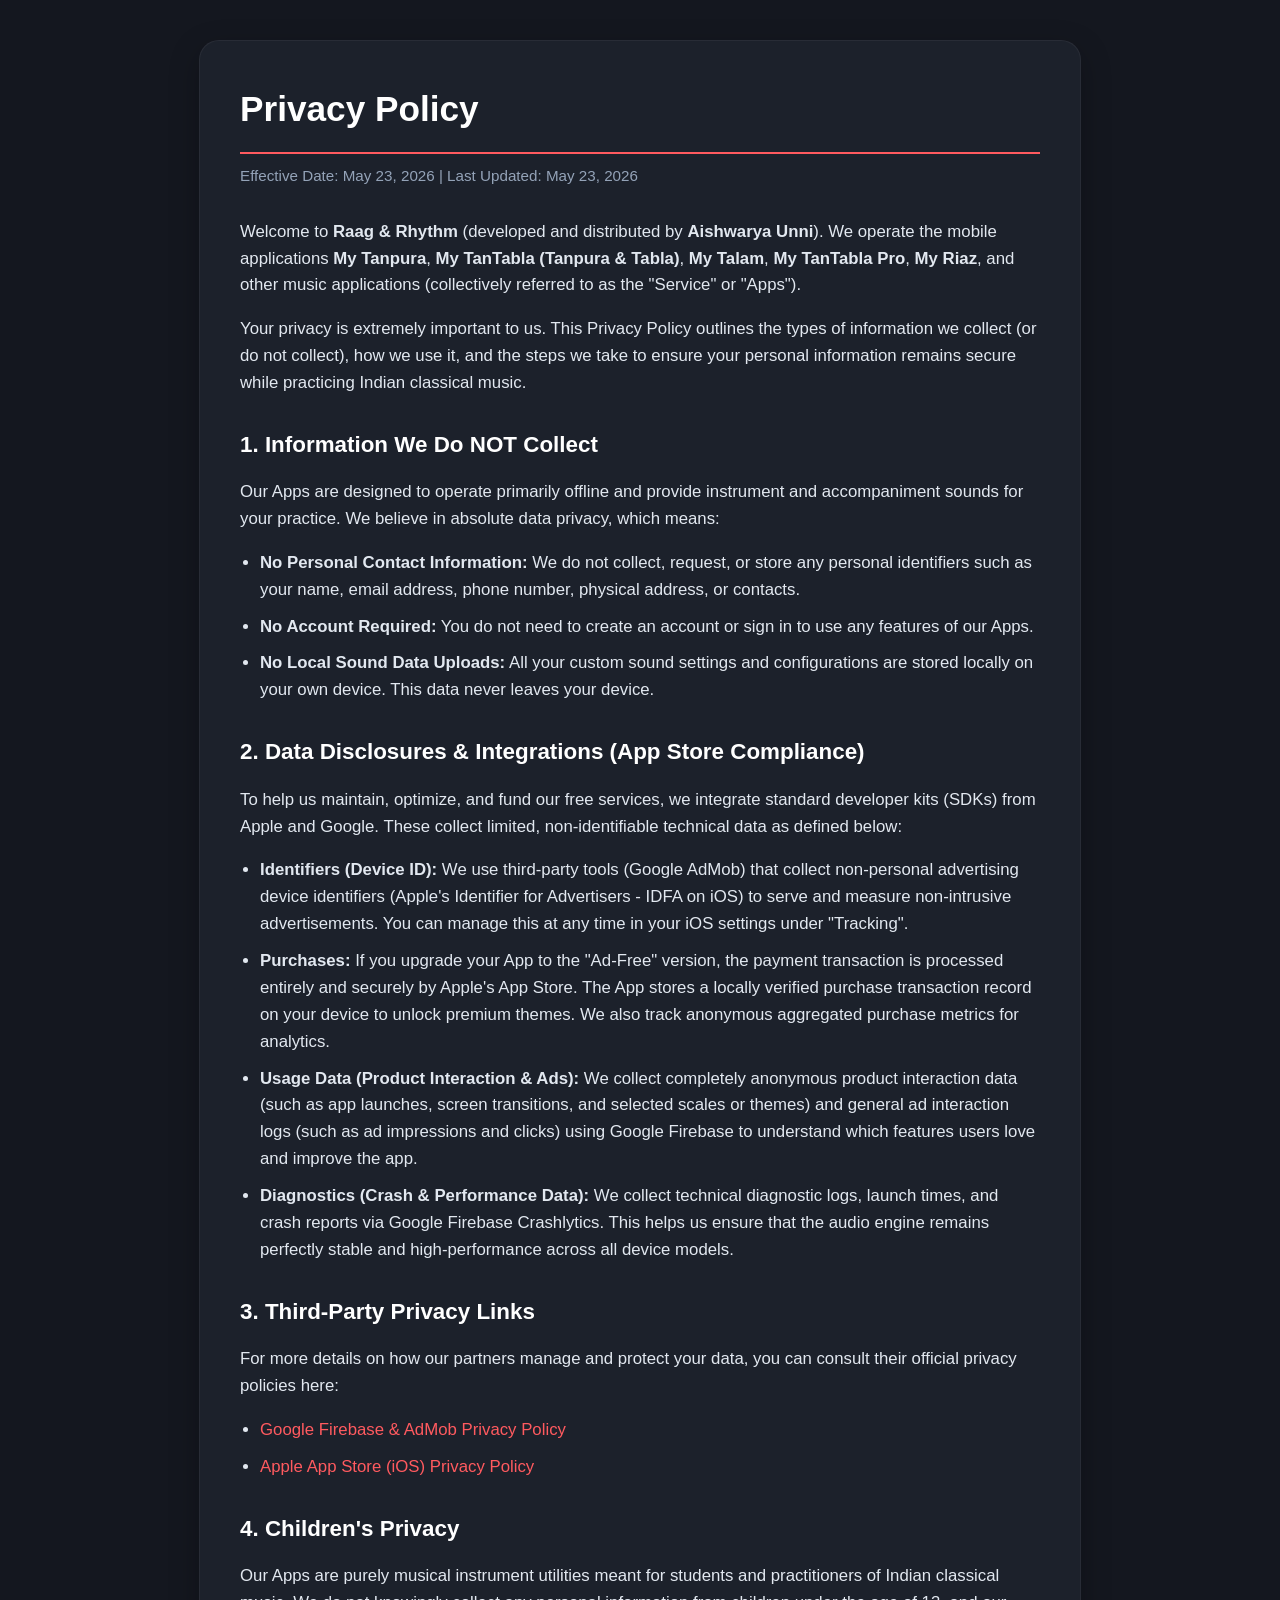
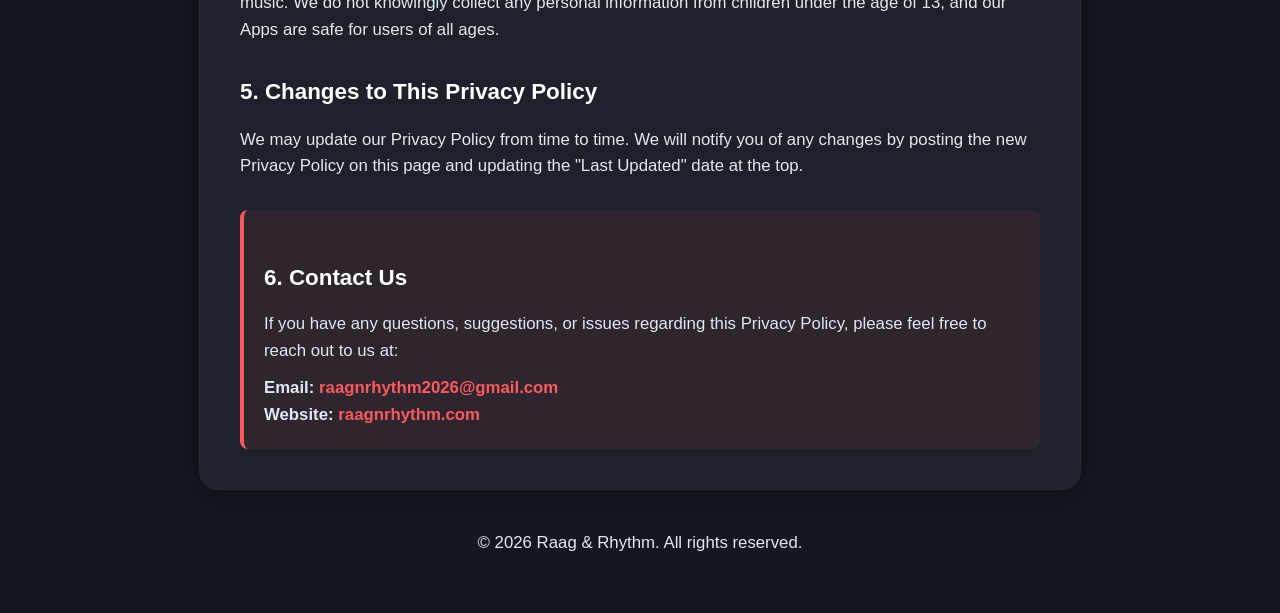
<file: products/mytalam/privacy/index.html>
<!DOCTYPE html>
<html lang="en">
<head>
    <meta charset="UTF-8">
    <meta name="viewport" content="width=device-width, initial-scale=1.0">
    <title>Privacy Policy - Raag & Rhythm</title>
    <style>
        :root {
            --bg-color: #14171F;
            --card-bg: #1C212B;
            --accent-color: #FF5A5F;
            --text-color: #E2E8F0;
            --text-muted: #94A3B8;
        }

        body {
            font-family: 'Segoe UI', Roboto, Helvetica, Arial, sans-serif;
            background-color: var(--bg-color);
            color: var(--text-color);
            line-height: 1.6;
            margin: 0;
            padding: 40px 20px;
        }

        .container {
            max-width: 800px;
            margin: 0 auto;
            background-color: var(--card-bg);
            padding: 40px;
            border-radius: 20px;
            box-shadow: 0 10px 30px rgba(0, 0, 0, 0.25);
            border: 1px solid rgba(255, 255, 255, 0.05);
        }

        h1 {
            color: #FFFFFF;
            font-size: 2.2rem;
            margin-top: 0;
            margin-bottom: 10px;
            border-bottom: 2px solid var(--accent-color);
            padding-bottom: 15px;
        }

        .subtitle {
            color: var(--text-muted);
            font-size: 0.95rem;
            margin-bottom: 30px;
        }

        h2 {
            color: #FFFFFF;
            font-size: 1.4rem;
            margin-top: 30px;
            margin-bottom: 15px;
        }

        p, li {
            color: var(--text-color);
            font-size: 1.05rem;
        }

        ul {
            padding-left: 20px;
            margin-bottom: 20px;
        }

        li {
            margin-bottom: 10px;
        }

        .contact-box {
            background-color: rgba(255, 90, 95, 0.08);
            border-left: 4px solid var(--accent-color);
            padding: 20px;
            border-radius: 8px;
            margin-top: 30px;
        }

        .contact-box p {
            margin: 0;
        }

        a {
            color: var(--accent-color);
            text-decoration: none;
            transition: color 0.2s ease;
        }

        a:hover {
            color: #FF7B7F;
            text-decoration: underline;
        }

        footer {
            text-align: center;
            margin-top: 40px;
            color: var(--text-muted);
            font-size: 0.9rem;
        }

        @media (max-width: 600px) {
            body {
                padding: 20px 10px;
            }
            .container {
                padding: 20px;
            }
            h1 {
                font-size: 1.8rem;
            }
        }
    </style>
</head>
<body>

<div class="container">
    <h1>Privacy Policy</h1>
    <div class="subtitle">Effective Date: May 23, 2026 | Last Updated: May 23, 2026</div>

    <p>Welcome to <strong>Raag & Rhythm</strong> (developed and distributed by <strong>Aishwarya Unni</strong>). We operate the mobile applications <strong>My Tanpura</strong>, <strong>My TanTabla (Tanpura & Tabla)</strong>, <strong>My Talam</strong>, <strong>My TanTabla Pro</strong>, <strong>My Riaz</strong>, and other music applications (collectively referred to as the "Service" or "Apps").</p>

    <p>Your privacy is extremely important to us. This Privacy Policy outlines the types of information we collect (or do not collect), how we use it, and the steps we take to ensure your personal information remains secure while practicing Indian classical music.</p>

    <h2>1. Information We Do NOT Collect</h2>
    <p>Our Apps are designed to operate primarily offline and provide instrument and accompaniment sounds for your practice. We believe in absolute data privacy, which means:</p>
    <ul>
        <li><strong>No Personal Contact Information:</strong> We do not collect, request, or store any personal identifiers such as your name, email address, phone number, physical address, or contacts.</li>
        <li><strong>No Account Required:</strong> You do not need to create an account or sign in to use any features of our Apps.</li>
        <li><strong>No Local Sound Data Uploads:</strong> All your custom sound settings and configurations are stored locally on your own device. This data never leaves your device.</li>
    </ul>

    <h2>2. Data Disclosures & Integrations (App Store Compliance)</h2>
    <p>To help us maintain, optimize, and fund our free services, we integrate standard developer kits (SDKs) from Apple and Google. These collect limited, non-identifiable technical data as defined below:</p>
    <ul>
        <li><strong>Identifiers (Device ID):</strong> We use third-party tools (Google AdMob) that collect non-personal advertising device identifiers (Apple's Identifier for Advertisers - IDFA on iOS) to serve and measure non-intrusive advertisements. You can manage this at any time in your iOS settings under "Tracking".</li>
        <li><strong>Purchases:</strong> If you upgrade your App to the "Ad-Free" version, the payment transaction is processed entirely and securely by Apple's App Store. The App stores a locally verified purchase transaction record on your device to unlock premium themes. We also track anonymous aggregated purchase metrics for analytics.</li>
        <li><strong>Usage Data (Product Interaction & Ads):</strong> We collect completely anonymous product interaction data (such as app launches, screen transitions, and selected scales or themes) and general ad interaction logs (such as ad impressions and clicks) using Google Firebase to understand which features users love and improve the app.</li>
        <li><strong>Diagnostics (Crash & Performance Data):</strong> We collect technical diagnostic logs, launch times, and crash reports via Google Firebase Crashlytics. This helps us ensure that the audio engine remains perfectly stable and high-performance across all device models.</li>
    </ul>

    <h2>3. Third-Party Privacy Links</h2>
    <p>For more details on how our partners manage and protect your data, you can consult their official privacy policies here:</p>
    <ul>
        <li><a href="https://policies.google.com/privacy" target="_blank" rel="noopener noreferrer">Google Firebase & AdMob Privacy Policy</a></li>
        <li><a href="https://www.apple.com/legal/privacy/" target="_blank" rel="noopener noreferrer">Apple App Store (iOS) Privacy Policy</a></li>
    </ul>

    <h2>4. Children's Privacy</h2>
    <p>Our Apps are purely musical instrument utilities meant for students and practitioners of Indian classical music. We do not knowingly collect any personal information from children under the age of 13, and our Apps are safe for users of all ages.</p>

    <h2>5. Changes to This Privacy Policy</h2>
    <p>We may update our Privacy Policy from time to time. We will notify you of any changes by posting the new Privacy Policy on this page and updating the "Last Updated" date at the top.</p>

    <div class="contact-box">
        <h2>6. Contact Us</h2>
        <p>If you have any questions, suggestions, or issues regarding this Privacy Policy, please feel free to reach out to us at:</p>
        <p style="margin-top: 10px; font-weight: bold;">
            Email: <a href="mailto:raagnrhythm2026@gmail.com">raagnrhythm2026@gmail.com</a><br>
            Website: <a href="https://raagnrhythm.com" target="_blank">raagnrhythm.com</a>
        </p>
    </div>
</div>

<footer>
    <p>&copy; 2026 Raag & Rhythm. All rights reserved.</p>
</footer>

</body>
</html>
</file>
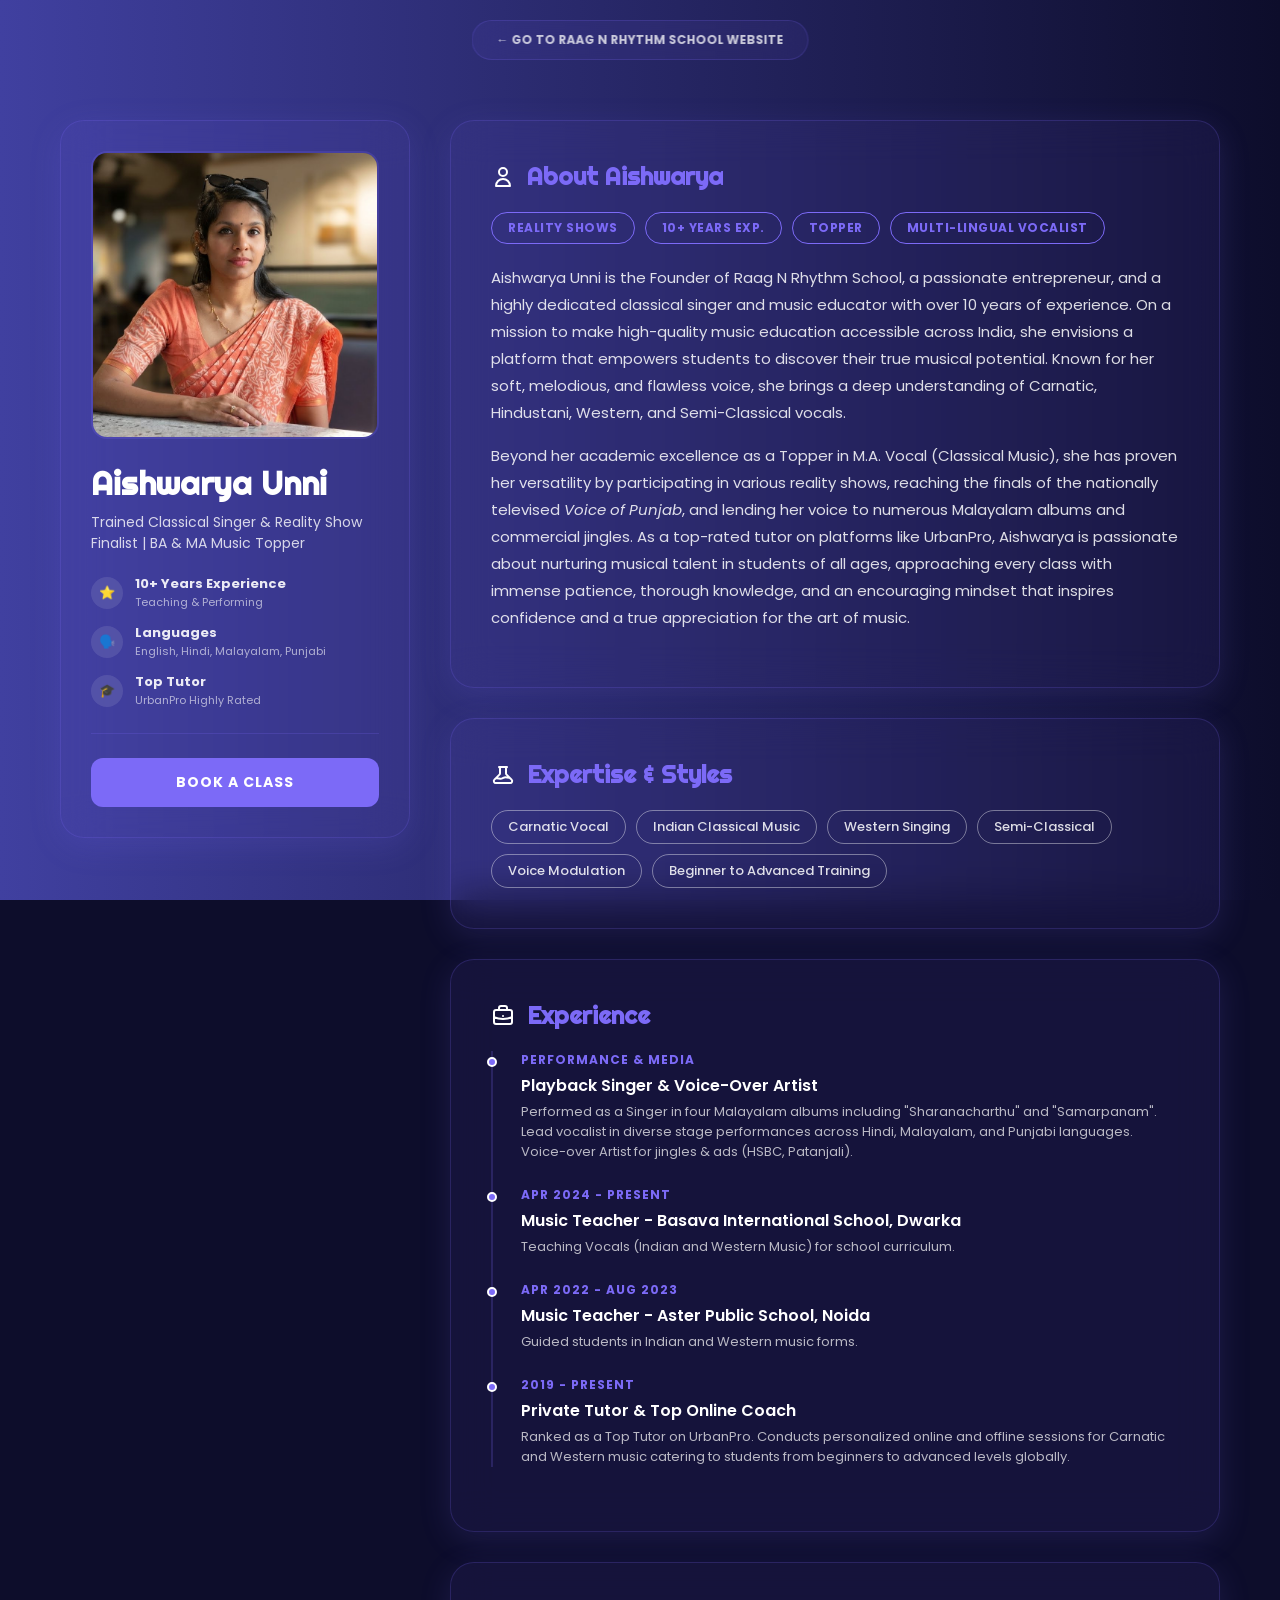
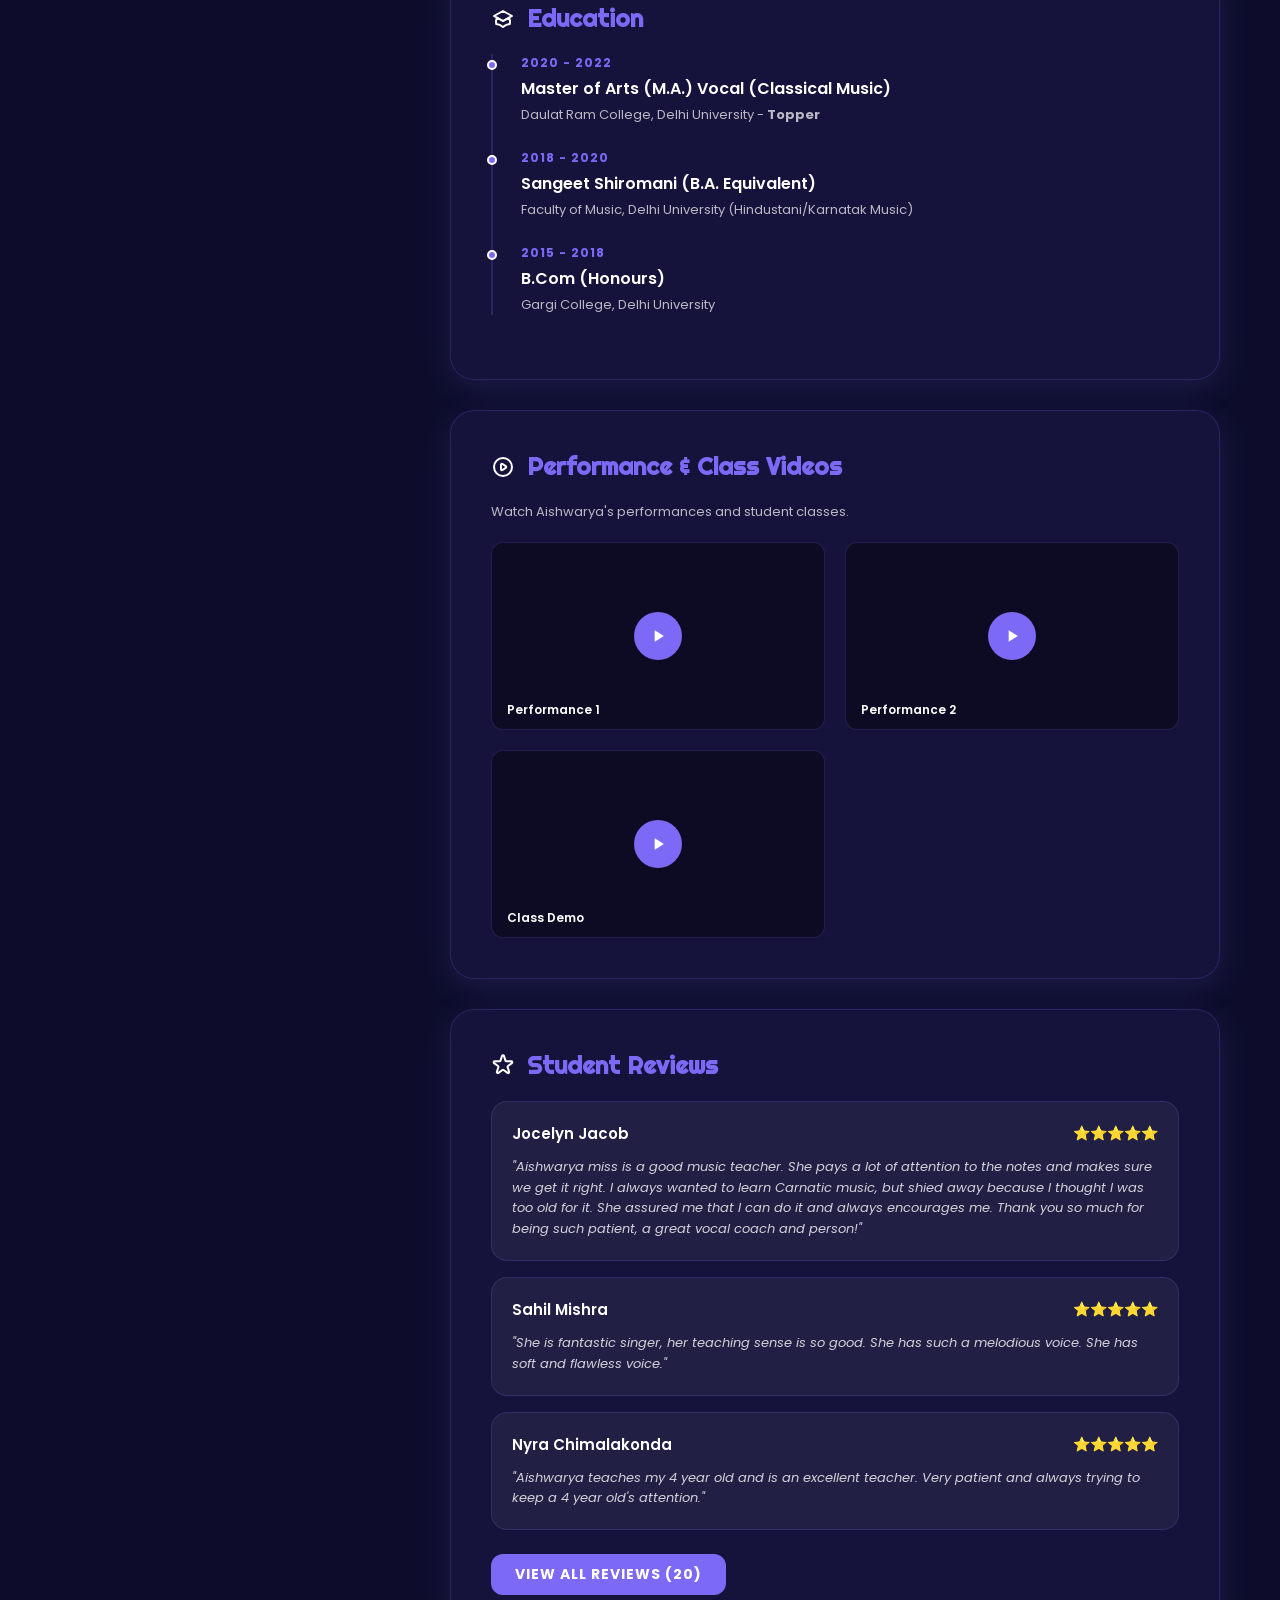
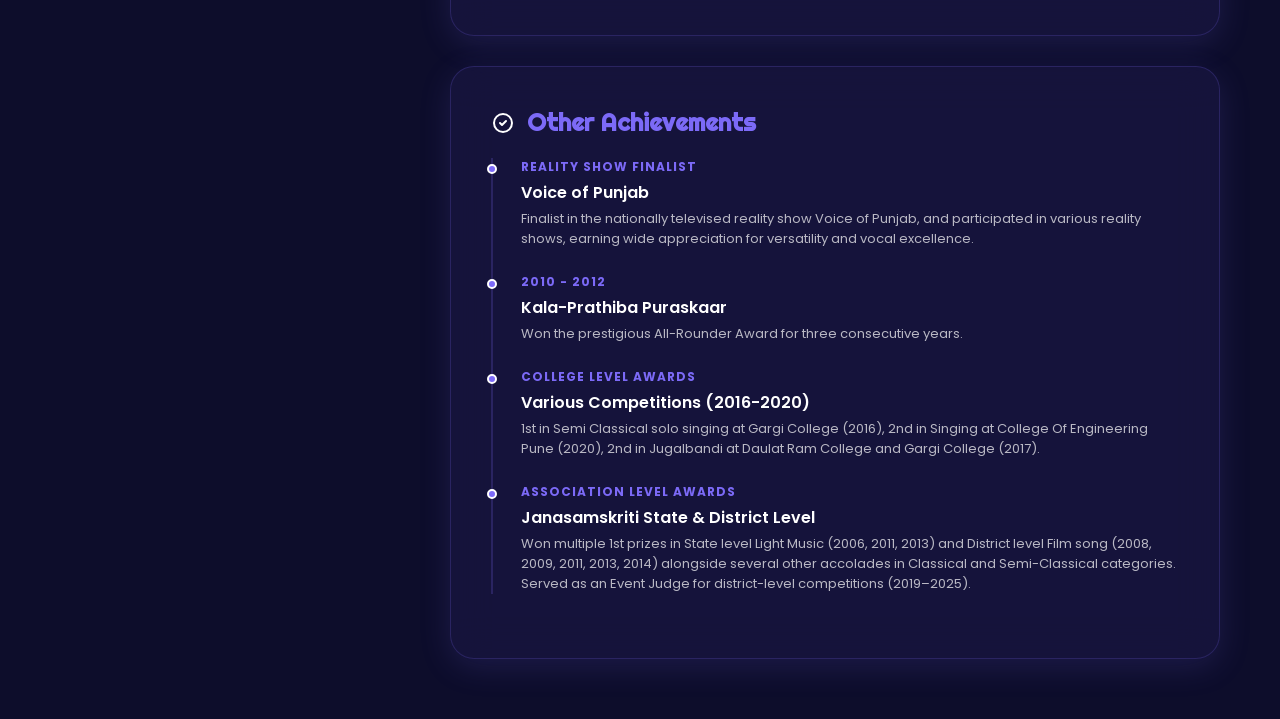
<file: aishwarya-unni.html>
<!DOCTYPE html>
<html lang="en" data-theme="western">

<head>
  <meta charset="UTF-8">
  <meta name="viewport" content="width=device-width, initial-scale=1.0">
  <title>Aishwarya Unni - Raag N Rhythm Faculty</title>
  <meta name="description"
    content="Aishwarya Unni - Trained Classical Singer with 10+ years exp. | Reality Show Finalist | BA+MA Topper">

  <link rel="icon" type="image/svg+xml" href="assets/Logo.svg" media="(prefers-color-scheme: light)">
  <link rel="icon" type="image/svg+xml" href="assets/Logo_Dark.svg" media="(prefers-color-scheme: dark)">
  <link href="https://fonts.googleapis.com/css2?family=Righteous&family=Poppins:wght@300;400;500;600;700;800&display=swap"
    rel="stylesheet">
  <style>
    /* Reuse base variables from main site */
    :root {
      --transition: 0.5s cubic-bezier(0.4, 0, 0.2, 1);
      --font-heading: 'Righteous', sans-serif;
      --font-body: 'Poppins', sans-serif;
      --glass-bg: rgba(255, 255, 255, 0.08);
      --glass-border: rgba(255, 255, 255, 0.15);
      --glass-blur: blur(20px);
    }

    [data-theme="indian"] {
      --accent: #d97706;
      --body-bg: linear-gradient(90deg, #1D1B1B 0%, #D62128 100%);
      --body-color: #1D1B1B;
      --glass-bg: rgba(217, 119, 6, 0.08);
      --glass-border: rgba(217, 119, 6, 0.2);
      --glass-glow: 0 8px 32px 0 rgba(217, 119, 6, 0.15);
      --card-bg: rgba(255, 255, 255, 0.07);
    }

    [data-theme="western"] {
      --accent: #7c6af7;
      --body-bg: linear-gradient(90deg, #4040a0 0%, #0d0d2b 100%);
      --body-color: #0d0d2b;
      --glass-bg: rgba(124, 106, 247, 0.08);
      --glass-border: rgba(124, 106, 247, 0.2);
      --glass-glow: 0 8px 32px 0 rgba(124, 106, 247, 0.15);
      --card-bg: rgba(255, 255, 255, 0.07);
    }

    *, *::before, *::after {
      box-sizing: border-box;
      margin: 0;
      padding: 0;
    }

    body {
      font-family: var(--font-body);
      color: #fff;
      background: var(--body-bg);
      background-attachment: fixed;
      background-color: var(--body-color);
      min-height: 100vh;
      overflow-x: hidden;
    }

    /* Navbar */
    .top-navigation-container {
      position: fixed;
      top: 20px;
      left: 50%;
      transform: translateX(-50%);
      z-index: 1000;
      display: flex;
      gap: 16px;
    }

    nav {
      background: var(--glass-bg);
      backdrop-filter: var(--glass-blur);
      -webkit-backdrop-filter: var(--glass-blur);
      border: 1px solid var(--glass-border);
      border-radius: 50px;
      padding: 10px 24px;
      display: flex;
      align-items: center;
      gap: 16px;
    }

    .nav-link {
      color: rgba(255, 255, 255, 0.75);
      text-decoration: none;
      font-size: 12px;
      font-weight: 700;
      text-transform: uppercase;
      transition: color 0.2s;
    }
    
    .nav-link:hover { color: #fff; }

    /* Faculty Profile Layout */
    .profile-container {
      max-width: 1200px;
      margin: 120px auto 60px;
      padding: 0 20px;
      display: grid;
      grid-template-columns: 350px 1fr;
      gap: 40px;
    }

    @media (max-width: 900px) {
      .profile-container {
        grid-template-columns: 1fr;
      }
    }

    /* Left Sidebar */
    .profile-sidebar {
      background: var(--glass-bg);
      backdrop-filter: var(--glass-blur);
      border: 1px solid var(--glass-border);
      border-radius: 24px;
      padding: 30px;
      box-shadow: var(--glass-glow);
      height: fit-content;
      position: sticky;
      top: 100px;
    }

    .profile-img-wrapper {
      width: 100%;
      aspect-ratio: 1;
      border-radius: 16px;
      overflow: hidden;
      margin-bottom: 24px;
      border: 2px solid var(--glass-border);
    }

    .profile-img-wrapper img {
      width: 100%;
      height: 100%;
      object-fit: cover;
    }

    .profile-name {
      font-family: var(--font-heading);
      font-size: 32px;
      margin-bottom: 8px;
      color: #fff;
    }

    .profile-headline {
      font-size: 14px;
      color: rgba(255, 255, 255, 0.8);
      margin-bottom: 20px;
      line-height: 1.5;
    }

    .profile-meta {
      display: flex;
      flex-direction: column;
      gap: 12px;
      margin-bottom: 24px;
      padding-bottom: 24px;
      border-bottom: 1px solid var(--glass-border);
    }

    .meta-item {
      display: flex;
      align-items: center;
      gap: 12px;
      font-size: 13px;
      color: rgba(255, 255, 255, 0.9);
    }

    .meta-icon {
      width: 32px;
      height: 32px;
      background: rgba(255, 255, 255, 0.1);
      border-radius: 50%;
      display: flex;
      align-items: center;
      justify-content: center;
      color: var(--accent);
    }

    .contact-btn {
      width: 100%;
      background: var(--accent);
      color: #fff;
      border: none;
      padding: 14px;
      border-radius: 12px;
      font-family: var(--font-body);
      font-weight: 700;
      font-size: 14px;
      cursor: pointer;
      transition: all 0.3s;
      text-transform: uppercase;
      letter-spacing: 1px;
    }

    .contact-btn:hover {
      transform: translateY(-2px);
      box-shadow: 0 5px 15px rgba(0,0,0,0.3);
    }

    /* Right Content */
    .profile-content {
      display: flex;
      flex-direction: column;
      gap: 30px;
    }

    .content-card {
      background: var(--glass-bg);
      backdrop-filter: var(--glass-blur);
      border: 1px solid var(--glass-border);
      border-radius: 24px;
      padding: 40px;
      box-shadow: var(--glass-glow);
    }

    .section-title {
      font-family: var(--font-heading);
      font-size: 24px;
      margin-bottom: 20px;
      color: var(--accent);
      display: flex;
      align-items: center;
      gap: 12px;
    }
    
    .section-title svg {
      width: 24px;
      height: 24px;
      color: #fff;
    }

    .text-content {
      font-size: 15px;
      line-height: 1.8;
      color: rgba(255, 255, 255, 0.85);
    }

    .text-content p {
      margin-bottom: 16px;
    }

    .timeline {
      position: relative;
      padding-left: 30px;
    }

    .timeline::before {
      content: '';
      position: absolute;
      left: 0;
      top: 0;
      bottom: 0;
      width: 2px;
      background: var(--glass-border);
    }

    .timeline-item {
      position: relative;
      margin-bottom: 24px;
    }

    .timeline-item::before {
      content: '';
      position: absolute;
      left: -34px;
      top: 6px;
      width: 10px;
      height: 10px;
      border-radius: 50%;
      background: var(--accent);
      border: 2px solid #fff;
    }

    .timeline-date {
      font-size: 12px;
      color: var(--accent);
      font-weight: 700;
      margin-bottom: 4px;
      text-transform: uppercase;
      letter-spacing: 1px;
    }

    .timeline-title {
      font-size: 16px;
      font-weight: 600;
      color: #fff;
      margin-bottom: 4px;
    }

    .timeline-desc {
      font-size: 13px;
      color: rgba(255, 255, 255, 0.7);
    }

    .skills-wrapper {
      display: flex;
      flex-wrap: wrap;
      gap: 10px;
    }

    .skill-tag {
      background: transparent;
      border: 1px solid rgba(255, 255, 255, 0.4);
      color: rgba(255, 255, 255, 0.85);
      padding: 6px 16px;
      border-radius: 20px;
      font-size: 13px;
      font-weight: 500;
    }
    
    .highlight-tag {
      background: transparent;
      color: var(--accent);
      border: 1px solid var(--accent);
      padding: 6px 16px;
      border-radius: 20px;
      font-size: 12px;
      font-weight: 700;
      text-transform: uppercase;
      letter-spacing: 0.5px;
    }
    
    .tags-container {
      display: flex;
      flex-wrap: wrap;
      gap: 10px;
      margin-bottom: 20px;
    }

    /* Video Section */
    .video-grid {
      display: grid;
      grid-template-columns: repeat(auto-fill, minmax(250px, 1fr));
      gap: 20px;
    }

    .video-card {
      aspect-ratio: 16/9;
      background: rgba(0,0,0,0.4);
      border-radius: 12px;
      border: 1px solid var(--glass-border);
      display: flex;
      align-items: center;
      justify-content: center;
      cursor: pointer;
      position: relative;
      overflow: hidden;
      transition: all 0.3s;
    }

    .video-card:hover {
      border-color: var(--accent);
    }

    .play-btn {
      width: 48px;
      height: 48px;
      background: var(--accent);
      border-radius: 50%;
      display: flex;
      align-items: center;
      justify-content: center;
      color: #fff;
      transition: transform 0.3s;
    }

    .video-card:hover .play-btn {
      transform: scale(1.1);
    }
    
    /* Review Section */
    .review-grid {
      display: grid;
      grid-template-columns: 1fr;
      gap: 16px;
    }
    
    .review-card {
      background: rgba(255, 255, 255, 0.05);
      border: 1px solid var(--glass-border);
      padding: 20px;
      border-radius: 16px;
    }
    
    .review-header {
      display: flex;
      justify-content: space-between;
      align-items: center;
      margin-bottom: 12px;
    }
    
    .reviewer-name {
      font-weight: 600;
      color: #fff;
      font-size: 15px;
    }
    
    .review-stars {
      color: #fbbf24;
      font-size: 14px;
    }
    
    .review-text {
      font-size: 13px;
      color: rgba(255, 255, 255, 0.8);
      line-height: 1.6;
      font-style: italic;
    }

    .hidden-review {
      display: none;
    }

  </style>
</head>

<body>
  <div class="top-navigation-container">
    <nav>
      <a href="index.html" class="nav-link">← Go to Raag N Rhythm School Website</a>
    </nav>
  </div>

  <div class="profile-container">
    <!-- Sidebar -->
    <div class="profile-sidebar">
      <div class="profile-img-wrapper">
        <img src="assets/characters/Faculty/Flow_202604172348.jpeg" alt="Aishwarya Unni">
      </div>
      <h1 class="profile-name">Aishwarya Unni</h1>
      <p class="profile-headline">Trained Classical Singer & Reality Show Finalist | BA & MA Music Topper</p>
      
      <div class="profile-meta">
        <div class="meta-item">
          <div class="meta-icon">⭐</div>
          <div>
            <strong>10+ Years Experience</strong>
            <div style="font-size: 11px; color: rgba(255,255,255,0.6)">Teaching & Performing</div>
          </div>
        </div>
        <div class="meta-item">
          <div class="meta-icon">🗣️</div>
          <div>
            <strong>Languages</strong>
            <div style="font-size: 11px; color: rgba(255,255,255,0.6)">English, Hindi, Malayalam, Punjabi</div>
          </div>
        </div>
        <div class="meta-item">
          <div class="meta-icon">🎓</div>
          <div>
            <strong>Top Tutor</strong>
            <div style="font-size: 11px; color: rgba(255,255,255,0.6)">UrbanPro Highly Rated</div>
          </div>
        </div>
      </div>

      <button class="contact-btn" onclick="document.location.href='index.html#contact'">Book a Class</button>
    </div>

    <!-- Main Content -->
    <div class="profile-content">
      
      <div class="content-card">
        <h2 class="section-title">
          <svg fill="none" stroke="currentColor" viewBox="0 0 24 24"><path stroke-linecap="round" stroke-linejoin="round" stroke-width="2" d="M16 7a4 4 0 11-8 0 4 4 0 018 0zM12 14a7 7 0 00-7 7h14a7 7 0 00-7-7z"></path></svg>
          About Aishwarya
        </h2>
        
        <div class="tags-container">
          <span class="highlight-tag">Reality Shows</span>
          <span class="highlight-tag">10+ Years Exp.</span>
          <span class="highlight-tag">Topper</span>
          <span class="highlight-tag">Multi-Lingual Vocalist</span>
        </div>

        <div class="text-content">
          <p>Aishwarya Unni is the Founder of Raag N Rhythm School, a passionate entrepreneur, and a highly dedicated classical singer and music educator with over 10 years of experience. On a mission to make high-quality music education accessible across India, she envisions a platform that empowers students to discover their true musical potential. Known for her soft, melodious, and flawless voice, she brings a deep understanding of Carnatic, Hindustani, Western, and Semi-Classical vocals.</p>
          <p>Beyond her academic excellence as a Topper in M.A. Vocal (Classical Music), she has proven her versatility by participating in various reality shows, reaching the finals of the nationally televised <em>Voice of Punjab</em>, and lending her voice to numerous Malayalam albums and commercial jingles. As a top-rated tutor on platforms like UrbanPro, Aishwarya is passionate about nurturing musical talent in students of all ages, approaching every class with immense patience, thorough knowledge, and an encouraging mindset that inspires confidence and a true appreciation for the art of music.</p>
        </div>
      </div>

      <div class="content-card">
        <h2 class="section-title">
          <svg fill="none" stroke="currentColor" viewBox="0 0 24 24"><path stroke-linecap="round" stroke-linejoin="round" stroke-width="2" d="M19.428 15.428a2 2 0 00-1.022-.547l-2.387-.477a6 6 0 00-3.86.517l-.318.158a6 6 0 01-3.86.517L6.05 15.21a2 2 0 00-1.806.547M8 4h8l-1 1v5.172a2 2 0 00.586 1.414l5 5c1.26 1.26.367 3.414-1.415 3.414H4.828c-1.782 0-2.674-2.154-1.414-3.414l5-5A2 2 0 009 10.172V5L8 4z"></path></svg>
          Expertise & Styles
        </h2>
        <div class="skills-wrapper">
          <span class="skill-tag">Carnatic Vocal</span>
          <span class="skill-tag">Indian Classical Music</span>
          <span class="skill-tag">Western Singing</span>
          <span class="skill-tag">Semi-Classical</span>
          <span class="skill-tag">Voice Modulation</span>
          <span class="skill-tag">Beginner to Advanced Training</span>
        </div>
      </div>

      <div class="content-card">
        <h2 class="section-title">
          <svg fill="none" stroke="currentColor" viewBox="0 0 24 24"><path stroke-linecap="round" stroke-linejoin="round" stroke-width="2" d="M21 13.255A23.931 23.931 0 0112 15c-3.183 0-6.22-.62-9-1.745M16 6V4a2 2 0 00-2-2h-4a2 2 0 00-2 2v2m4 6h.01M5 20h14a2 2 0 002-2V8a2 2 0 00-2-2H5a2 2 0 00-2 2v10a2 2 0 002 2z"></path></svg>
          Experience
        </h2>
        <div class="timeline">
          <div class="timeline-item">
            <div class="timeline-date">Performance & Media</div>
            <div class="timeline-title">Playback Singer & Voice-Over Artist</div>
            <div class="timeline-desc">Performed as a Singer in four Malayalam albums including "Sharanacharthu" and "Samarpanam". Lead vocalist in diverse stage performances across Hindi, Malayalam, and Punjabi languages. Voice-over Artist for jingles & ads (HSBC, Patanjali).</div>
          </div>
          <div class="timeline-item">
            <div class="timeline-date">Apr 2024 - Present</div>
            <div class="timeline-title">Music Teacher - Basava International School, Dwarka</div>
            <div class="timeline-desc">Teaching Vocals (Indian and Western Music) for school curriculum.</div>
          </div>
          <div class="timeline-item">
            <div class="timeline-date">Apr 2022 - Aug 2023</div>
            <div class="timeline-title">Music Teacher - Aster Public School, Noida</div>
            <div class="timeline-desc">Guided students in Indian and Western music forms.</div>
          </div>
          <div class="timeline-item">
            <div class="timeline-date">2019 - Present</div>
            <div class="timeline-title">Private Tutor & Top Online Coach</div>
            <div class="timeline-desc">Ranked as a Top Tutor on UrbanPro. Conducts personalized online and offline sessions for Carnatic and Western music catering to students from beginners to advanced levels globally.</div>
          </div>
        </div>
      </div>

      <div class="content-card">
        <h2 class="section-title">
          <svg fill="none" stroke="currentColor" viewBox="0 0 24 24"><path stroke-linecap="round" stroke-linejoin="round" stroke-width="2" d="M12 14l9-5-9-5-9 5 9 5z"></path><path stroke-linecap="round" stroke-linejoin="round" stroke-width="2" d="M12 14l6.16-3.422a12.083 12.083 0 01.665 6.479A11.952 11.952 0 0012 20.055a11.952 11.952 0 00-6.824-2.998 12.078 12.078 0 01.665-6.479L12 14z"></path></svg>
          Education
        </h2>
        <div class="timeline">
          <div class="timeline-item">
            <div class="timeline-date">2020 - 2022</div>
            <div class="timeline-title">Master of Arts (M.A.) Vocal (Classical Music)</div>
            <div class="timeline-desc">Daulat Ram College, Delhi University - <strong>Topper</strong></div>
          </div>
          <div class="timeline-item">
            <div class="timeline-date">2018 - 2020</div>
            <div class="timeline-title">Sangeet Shiromani (B.A. Equivalent)</div>
            <div class="timeline-desc">Faculty of Music, Delhi University (Hindustani/Karnatak Music)</div>
          </div>
          <div class="timeline-item">
            <div class="timeline-date">2015 - 2018</div>
            <div class="timeline-title">B.Com (Honours)</div>
            <div class="timeline-desc">Gargi College, Delhi University</div>
          </div>
        </div>
      </div>

      <div class="content-card">
        <h2 class="section-title">
          <svg fill="none" stroke="currentColor" viewBox="0 0 24 24"><path stroke-linecap="round" stroke-linejoin="round" stroke-width="2" d="M14.752 11.168l-3.197-2.132A1 1 0 0010 9.87v4.263a1 1 0 001.555.832l3.197-2.132a1 1 0 000-1.664z"></path><path stroke-linecap="round" stroke-linejoin="round" stroke-width="2" d="M21 12a9 9 0 11-18 0 9 9 0 0118 0z"></path></svg>
          Performance & Class Videos
        </h2>
        <p style="color: rgba(255,255,255,0.7); margin-bottom: 20px; font-size: 13px;">Watch Aishwarya's performances and student classes.</p>
        <div class="video-grid">
          <!-- Placeholder 1 -->
          <div class="video-card">
            <div class="play-btn">
              <svg width="20" height="20" viewBox="0 0 24 24" fill="currentColor"><path d="M8 5v14l11-7z"/></svg>
            </div>
            <div style="position: absolute; bottom: 10px; left: 15px; font-size: 12px; font-weight: 600;">Performance 1</div>
          </div>
          <!-- Placeholder 2 -->
          <div class="video-card">
            <div class="play-btn">
              <svg width="20" height="20" viewBox="0 0 24 24" fill="currentColor"><path d="M8 5v14l11-7z"/></svg>
            </div>
            <div style="position: absolute; bottom: 10px; left: 15px; font-size: 12px; font-weight: 600;">Performance 2</div>
          </div>
          <!-- Placeholder 3 -->
          <div class="video-card">
            <div class="play-btn">
              <svg width="20" height="20" viewBox="0 0 24 24" fill="currentColor"><path d="M8 5v14l11-7z"/></svg>
            </div>
            <div style="position: absolute; bottom: 10px; left: 15px; font-size: 12px; font-weight: 600;">Class Demo</div>
          </div>
        </div>
      </div>
      
      <!-- Moved Student Reviews Below Performance Videos -->
      <div class="content-card">
        <h2 class="section-title">
          <svg fill="none" stroke="currentColor" viewBox="0 0 24 24"><path stroke-linecap="round" stroke-linejoin="round" stroke-width="2" d="M11.049 2.927c.3-.921 1.603-.921 1.902 0l1.519 4.674a1 1 0 00.95.69h4.915c.969 0 1.371 1.24.588 1.81l-3.976 2.888a1 1 0 00-.363 1.118l1.518 4.674c.3.922-.755 1.688-1.538 1.118l-3.976-2.888a1 1 0 00-1.176 0l-3.976 2.888c-.783.57-1.838-.197-1.538-1.118l1.518-4.674a1 1 0 00-.363-1.118l-3.976-2.888c-.784-.57-.38-1.81.588-1.81h4.914a1 1 0 00.951-.69l1.519-4.674z"></path></svg>
          Student Reviews
        </h2>
        <div class="review-grid">
          <!-- Visible Reviews -->
          <div class="review-card">
            <div class="review-header">
              <span class="reviewer-name">Jocelyn Jacob</span>
              <span class="review-stars">⭐⭐⭐⭐⭐</span>
            </div>
            <p class="review-text">"Aishwarya miss is a good music teacher. She pays a lot of attention to the notes and makes sure we get it right. I always wanted to learn Carnatic music, but shied away because I thought I was too old for it. She assured me that I can do it and always encourages me. Thank you so much for being such patient, a great vocal coach and person!"</p>
          </div>
          <div class="review-card">
            <div class="review-header">
              <span class="reviewer-name">Sahil Mishra</span>
              <span class="review-stars">⭐⭐⭐⭐⭐</span>
            </div>
            <p class="review-text">"She is fantastic singer, her teaching sense is so good. She has such a melodious voice. She has soft and flawless voice."</p>
          </div>
          <div class="review-card">
            <div class="review-header">
              <span class="reviewer-name">Nyra Chimalakonda</span>
              <span class="review-stars">⭐⭐⭐⭐⭐</span>
            </div>
            <p class="review-text">"Aishwarya teaches my 4 year old and is an excellent teacher. Very patient and always trying to keep a 4 year old's attention."</p>
          </div>
          
          <!-- Hidden Reviews -->
          <div class="review-card hidden-review">
            <div class="review-header">
              <span class="reviewer-name">Meenu</span>
              <span class="review-stars">⭐⭐⭐⭐⭐</span>
            </div>
            <p class="review-text">"Has thorough knowledge and stresses on perfection, very friendly classes. I'm thoroughly enjoying learning from her."</p>
          </div>
          <div class="review-card hidden-review">
            <div class="review-header">
              <span class="reviewer-name">Rohan Gupta</span>
              <span class="review-stars">⭐⭐⭐⭐⭐</span>
            </div>
            <p class="review-text">"Very professional and patient. She has a deep understanding of Indian Classical music and tailors her classes to suit each student's pace. Highly recommended!"</p>
          </div>
          <div class="review-card hidden-review">
            <div class="review-header">
              <span class="reviewer-name">Anjali V.</span>
              <span class="review-stars">⭐⭐⭐⭐⭐</span>
            </div>
            <p class="review-text">"I have seen a lot of improvement in my singing since I joined her classes. Her voice is magical and her teaching style is very effective."</p>
          </div>
          <div class="review-card hidden-review">
            <div class="review-header">
              <span class="reviewer-name">Priya S.</span>
              <span class="review-stars">⭐⭐⭐⭐⭐</span>
            </div>
            <p class="review-text">"She is a wonderful teacher, making difficult concepts easy to understand. My 10-year-old daughter looks forward to her classes every week."</p>
          </div>
        </div>
        
        <button id="view-all-reviews-btn" class="contact-btn" style="margin-top: 24px; width: auto; padding: 10px 24px; display: inline-block;">View All Reviews (20)</button>
      </div>

      <div class="content-card">
        <h2 class="section-title">
          <svg fill="none" stroke="currentColor" viewBox="0 0 24 24"><path stroke-linecap="round" stroke-linejoin="round" stroke-width="2" d="M9 12l2 2 4-4m6 2a9 9 0 11-18 0 9 9 0 0118 0z"></path></svg>
          Other Achievements
        </h2>
        <div class="timeline">
          <div class="timeline-item">
            <div class="timeline-date">Reality Show Finalist</div>
            <div class="timeline-title">Voice of Punjab</div>
            <div class="timeline-desc">Finalist in the nationally televised reality show Voice of Punjab, and participated in various reality shows, earning wide appreciation for versatility and vocal excellence.</div>
          </div>
          <div class="timeline-item">
            <div class="timeline-date">2010 - 2012</div>
            <div class="timeline-title">Kala-Prathiba Puraskaar</div>
            <div class="timeline-desc">Won the prestigious All-Rounder Award for three consecutive years.</div>
          </div>
          <div class="timeline-item">
            <div class="timeline-date">College Level Awards</div>
            <div class="timeline-title">Various Competitions (2016-2020)</div>
            <div class="timeline-desc">1st in Semi Classical solo singing at Gargi College (2016), 2nd in Singing at College Of Engineering Pune (2020), 2nd in Jugalbandi at Daulat Ram College and Gargi College (2017).</div>
          </div>
          <div class="timeline-item">
            <div class="timeline-date">Association Level Awards</div>
            <div class="timeline-title">Janasamskriti State & District Level</div>
            <div class="timeline-desc">Won multiple 1st prizes in State level Light Music (2006, 2011, 2013) and District level Film song (2008, 2009, 2011, 2013, 2014) alongside several other accolades in Classical and Semi-Classical categories. Served as an Event Judge for district-level competitions (2019–2025).</div>
          </div>
        </div>
      </div>

    </div>
  </div>

  <script>
    document.getElementById('view-all-reviews-btn').addEventListener('click', function() {
      const hiddenReviews = document.querySelectorAll('.hidden-review');
      // Check the state of the first hidden review
      let isHidden = hiddenReviews[0].style.display === 'none' || hiddenReviews[0].style.display === '';
      
      hiddenReviews.forEach(review => {
        review.style.display = isHidden ? 'block' : 'none';
      });
      
      this.textContent = isHidden ? 'Show Less' : 'View All Reviews (20)';
    });
  </script>
</body>
</html>
</file>
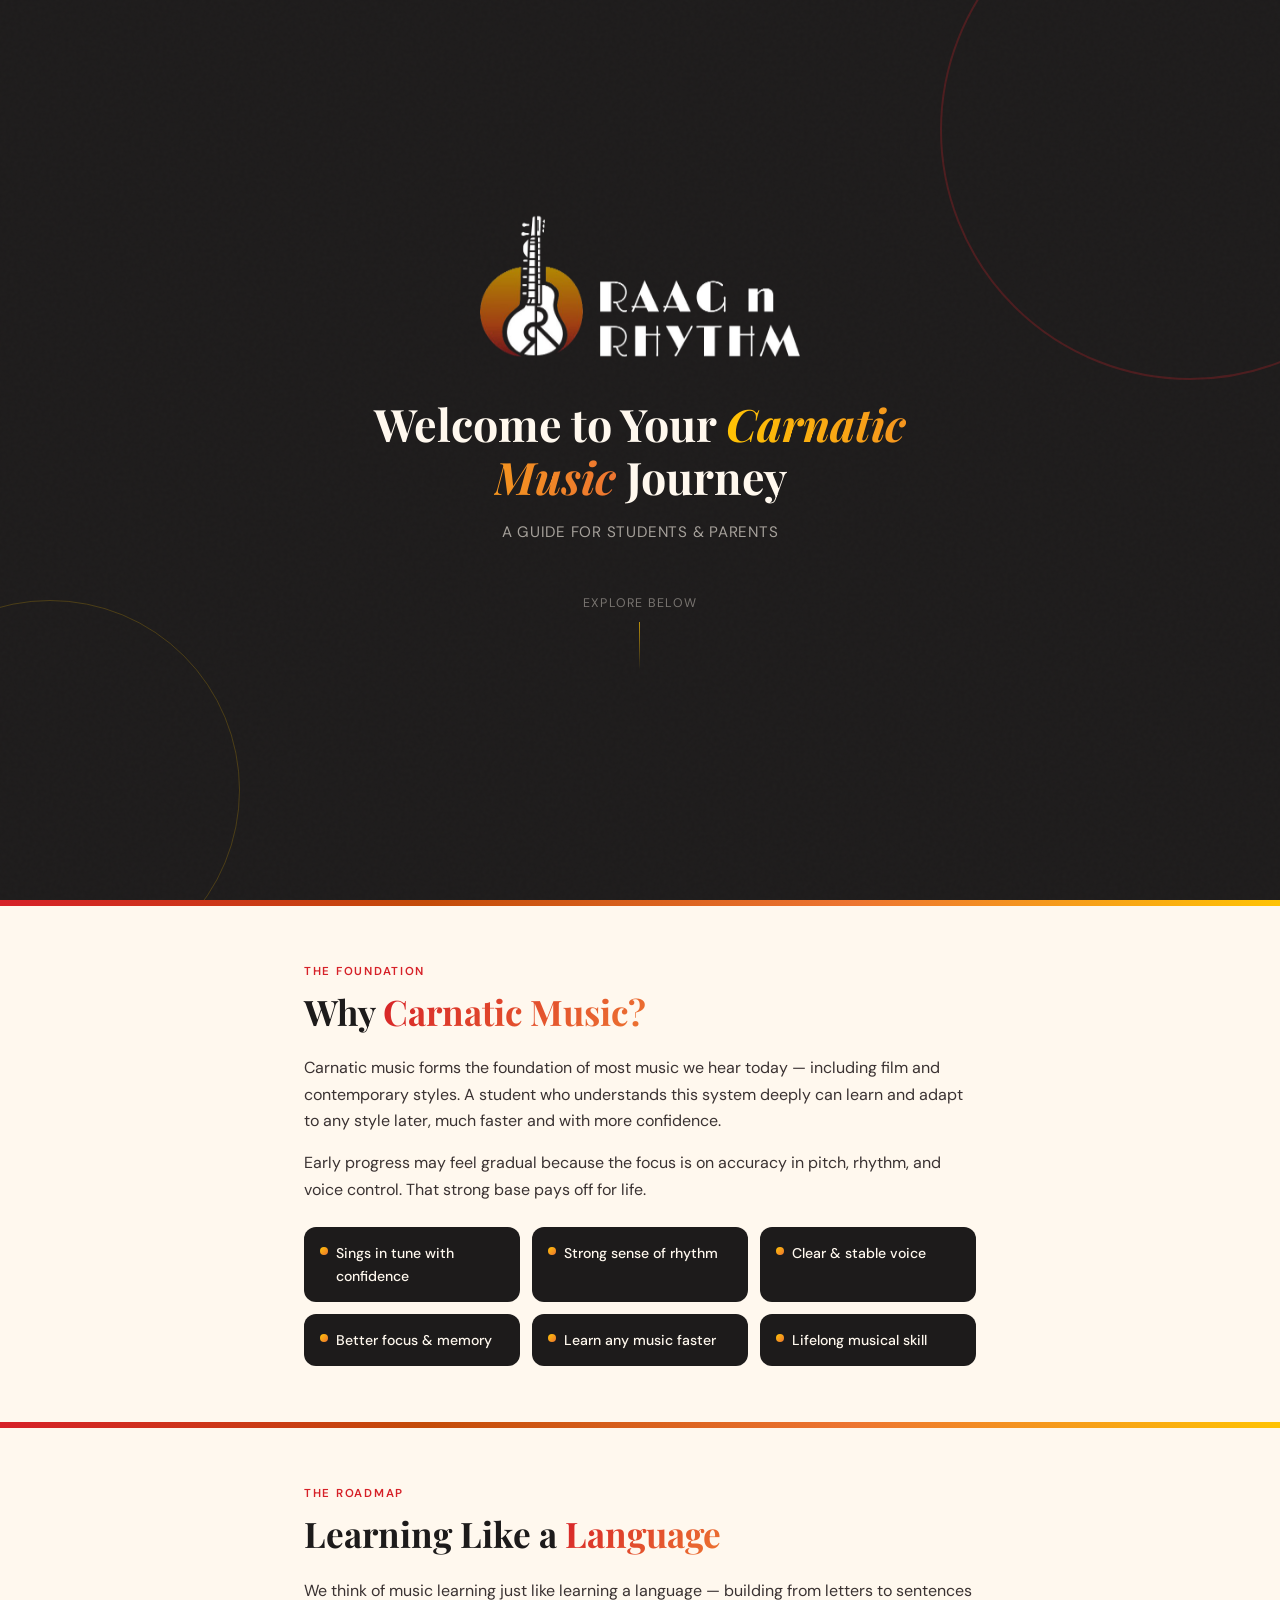
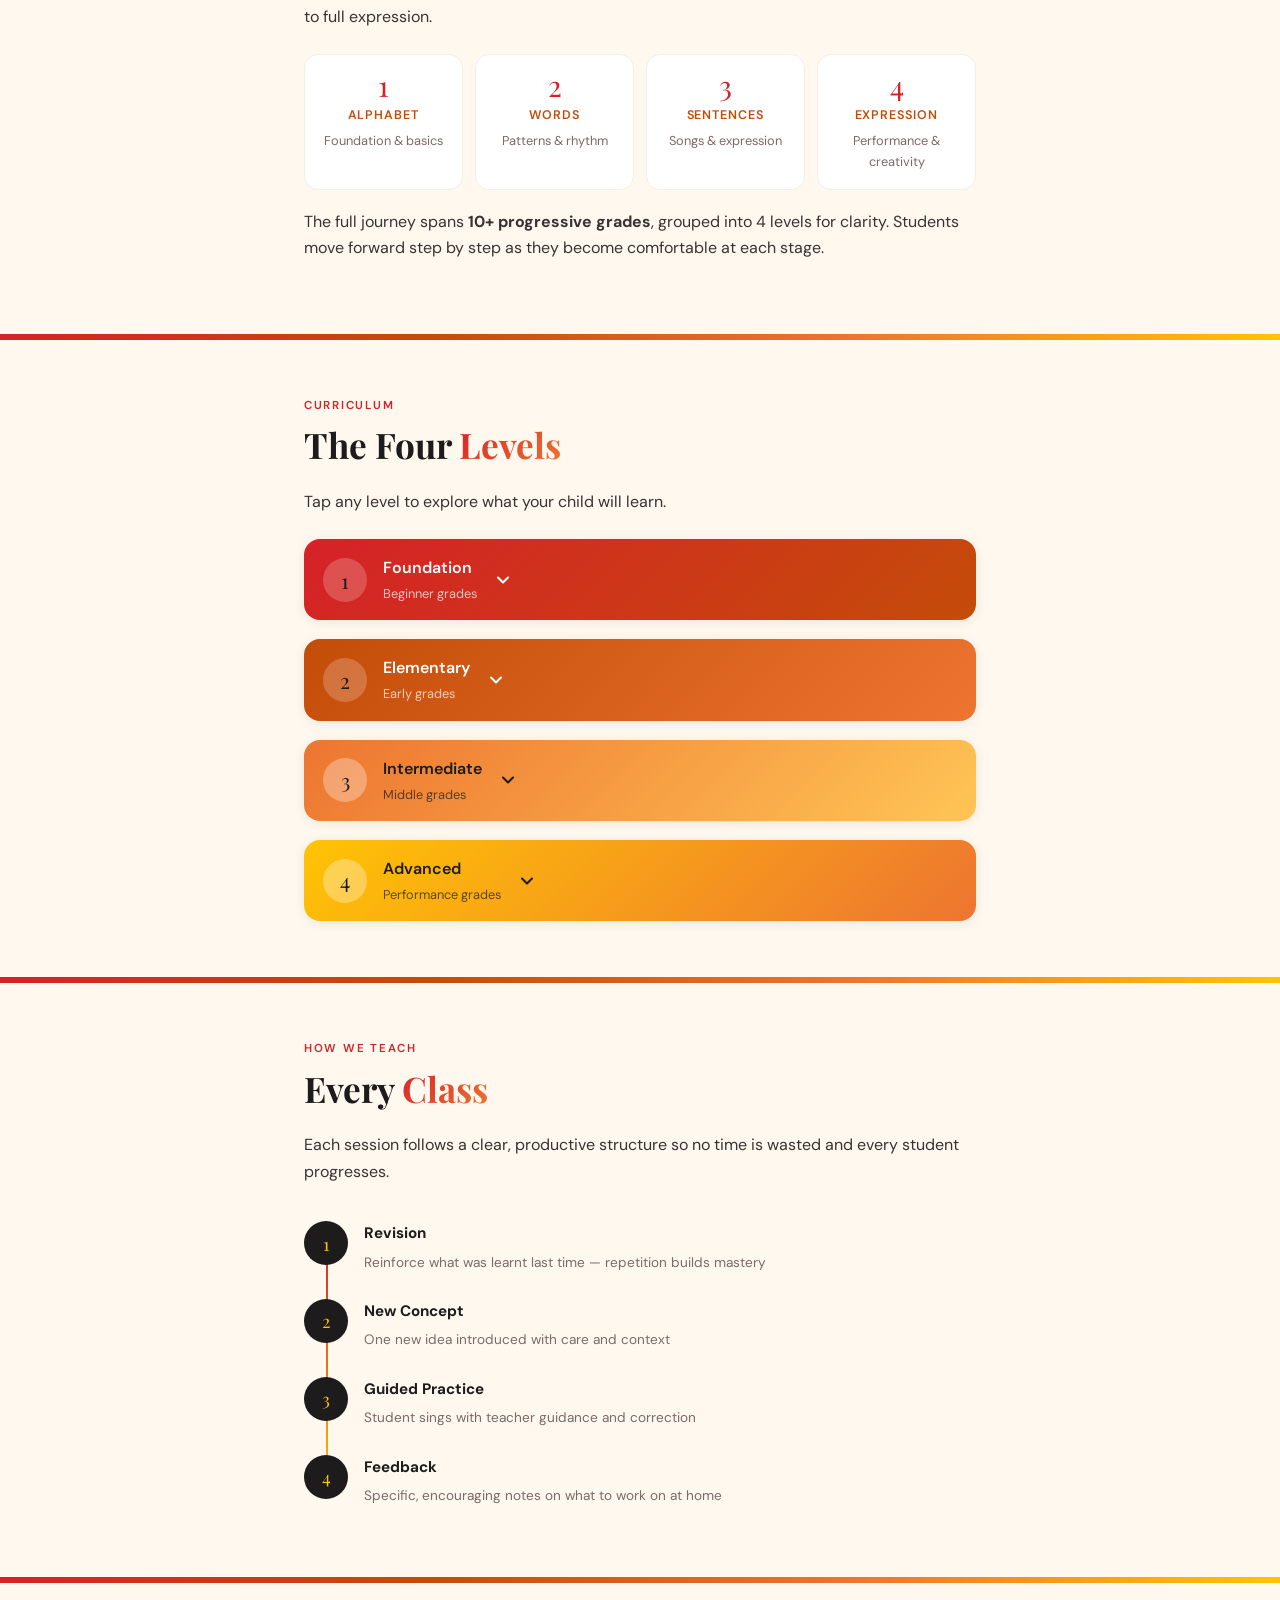
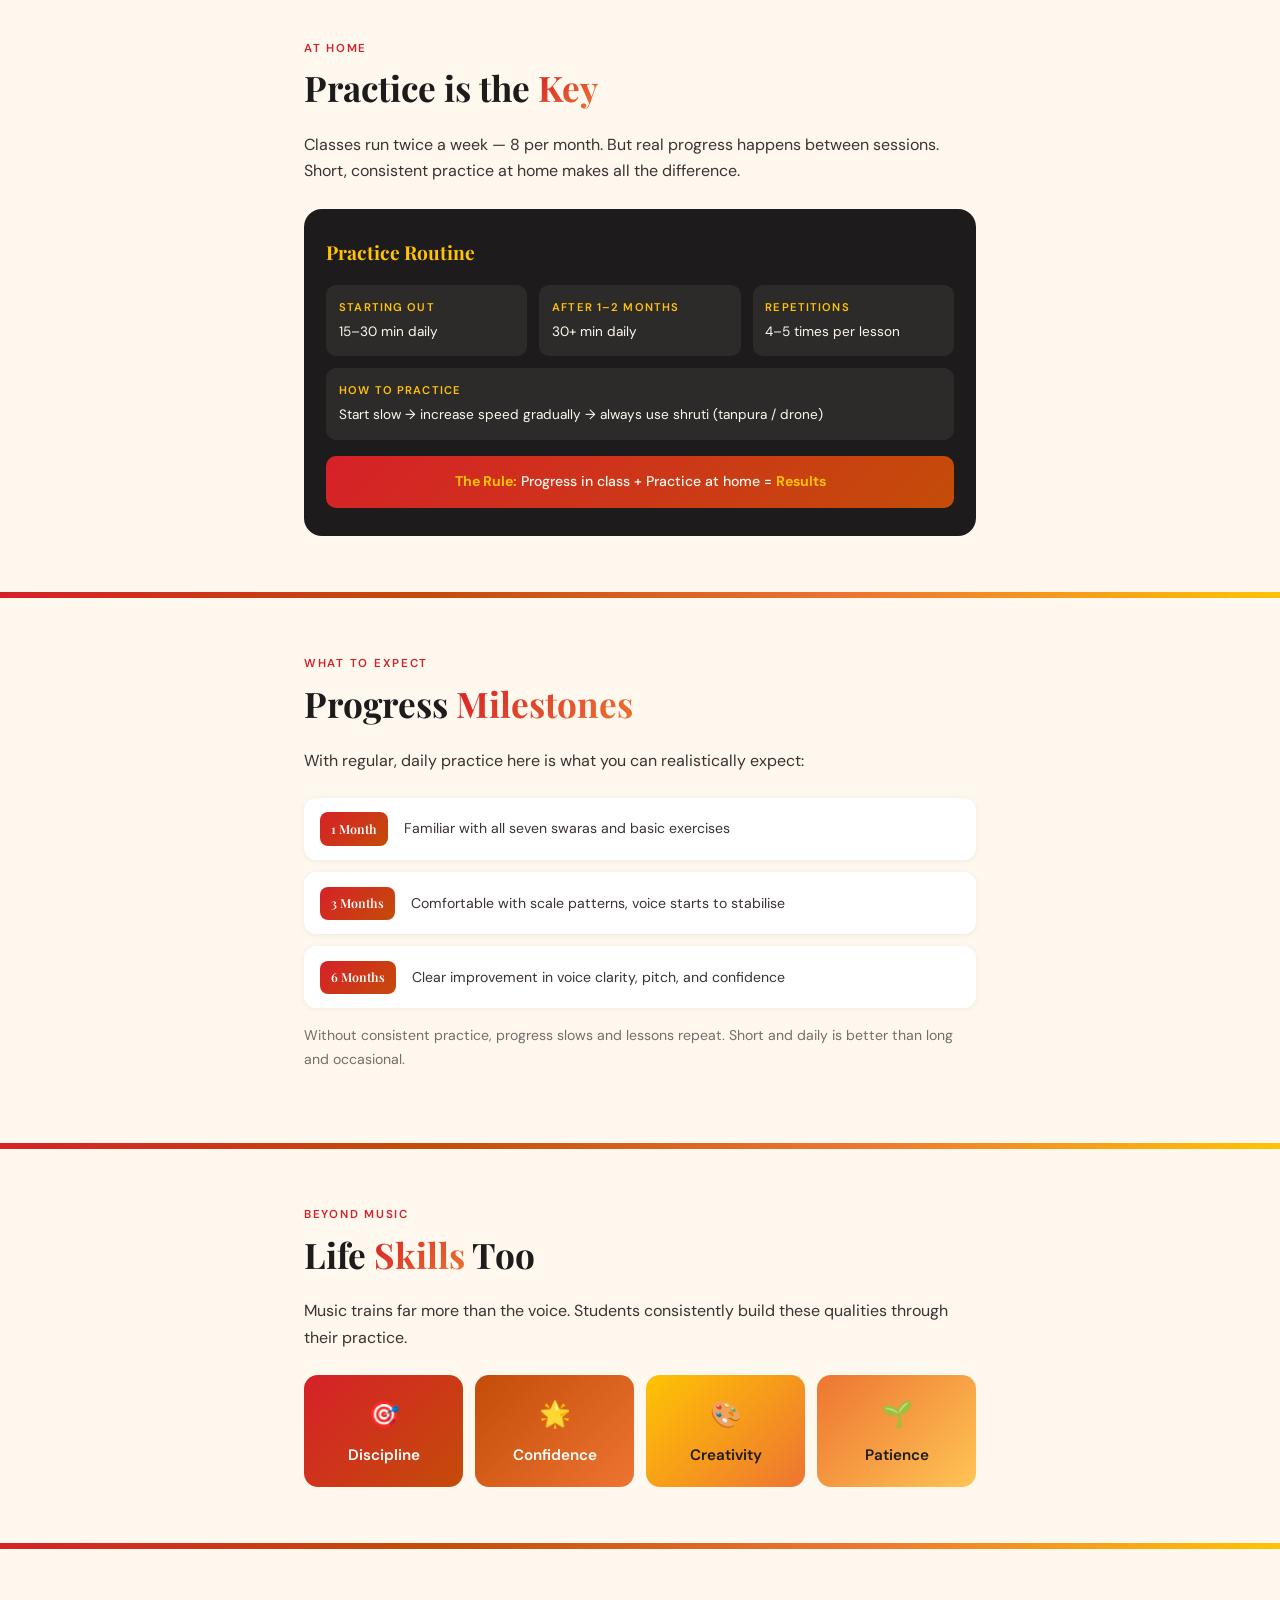
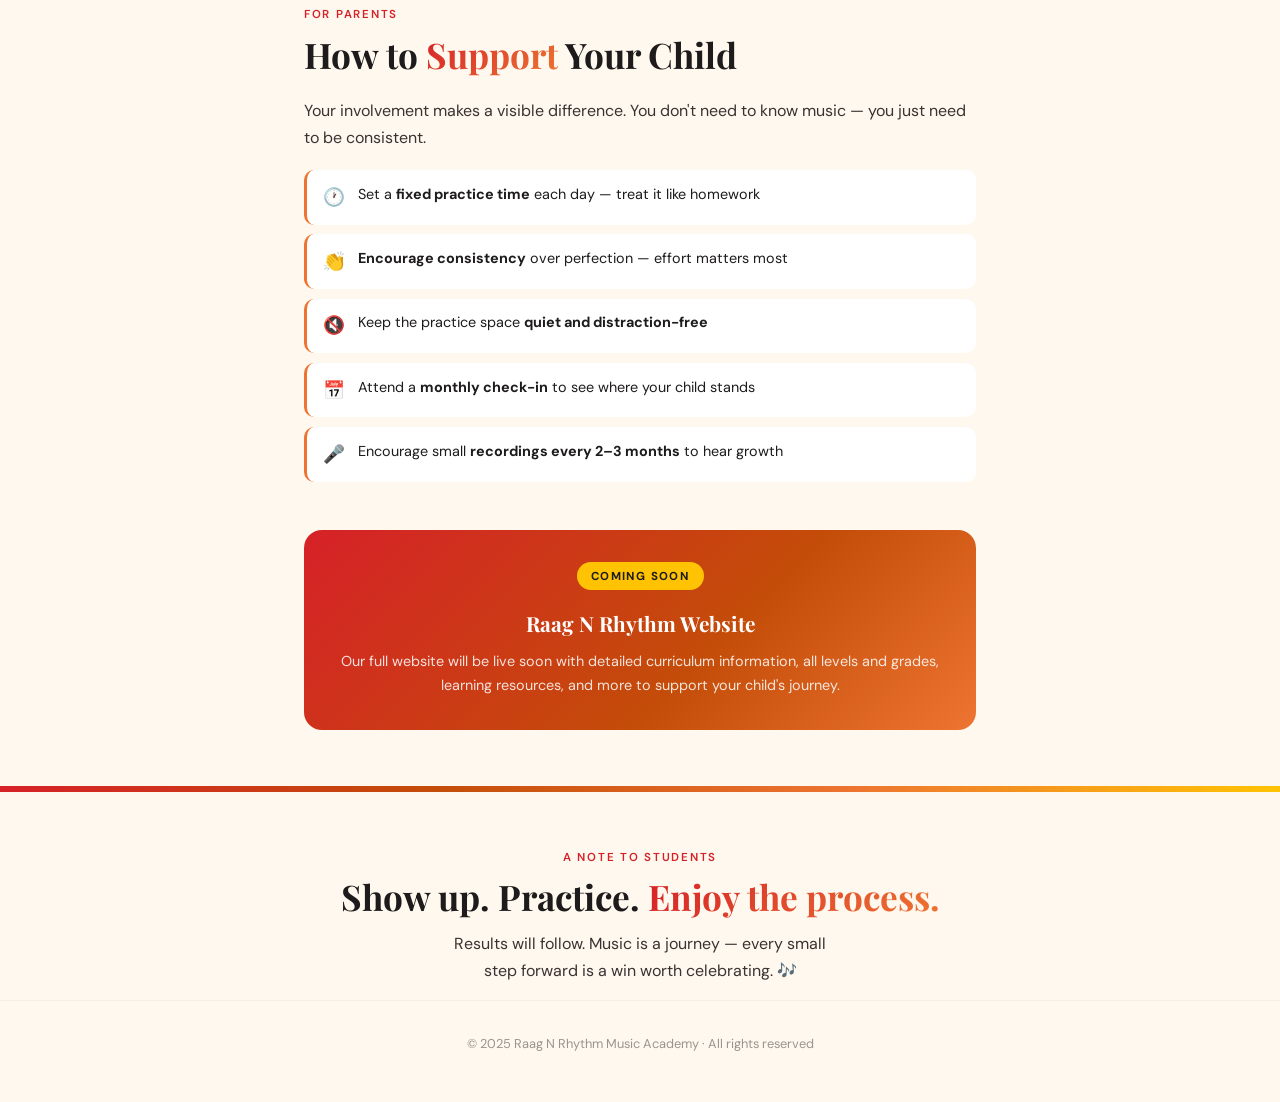
<file: resources.html>
<!DOCTYPE html>
<html lang="en">
<head>
<meta charset="UTF-8" />
<meta name="viewport" content="width=device-width, initial-scale=1.0" />
<title>Raag N Rhythm — Student & Parent Guide</title>
<link rel="preconnect" href="https://fonts.googleapis.com">
<link href="https://fonts.googleapis.com/css2?family=Playfair+Display:ital,wght@0,400;0,700;1,400&family=DM+Sans:wght@300;400;500;600&display=swap" rel="stylesheet">
<style>
  :root {
    --crimson:   #D62128;
    --deep-org:  #C44C09;
    --orange:    #ED7531;
    --gold:      #FFC304;
    --gold-lt:   #FFC555;
    --ink:       #1D1B1B;
    --cream:     #FFF8EE;
    --warm-grey: #F5EEE6;
  }

  *, *::before, *::after { box-sizing: border-box; margin: 0; padding: 0; }

  html { scroll-behavior: smooth; }

  body {
    font-family: 'DM Sans', sans-serif;
    background: var(--cream);
    color: var(--ink);
    font-size: 16px;
    line-height: 1.65;
    overflow-x: hidden;
  }

  /* ── HERO ── */
  .hero {
    background: var(--ink);
    min-height: 100svh;
    display: flex;
    flex-direction: column;
    align-items: center;
    justify-content: center;
    padding: 3rem 1.5rem 4rem;
    position: relative;
    overflow: hidden;
    text-align: center;
  }

  /* decorative mandala rings */
  .hero::before, .hero::after {
    content: '';
    position: absolute;
    border-radius: 50%;
    border: 1px solid rgba(255,195,4,.18);
    pointer-events: none;
  }
  .hero::before {
    width: 500px; height: 500px;
    top: -120px; right: -160px;
    border-width: 2px;
    border-color: rgba(214,33,40,.25);
  }
  .hero::after {
    width: 380px; height: 380px;
    bottom: -80px; left: -140px;
    border-color: rgba(255,195,4,.2);
  }

  /* subtle grain overlay */
  .hero-grain {
    position: absolute; inset: 0;
    background-image: url("data:image/svg+xml,%3Csvg viewBox='0 0 256 256' xmlns='http://www.w3.org/2000/svg'%3E%3Cfilter id='noise'%3E%3CfeTurbulence type='fractalNoise' baseFrequency='0.9' numOctaves='4' stitchTiles='stitch'/%3E%3C/filter%3E%3Crect width='100%25' height='100%25' filter='url(%23noise)' opacity='0.04'/%3E%3C/svg%3E");
    pointer-events: none;
    opacity: .5;
  }

  .logo-wrap {
    position: relative; z-index: 2;
    width: min(320px, 82vw);
    margin-bottom: 2.5rem;
    animation: fadeDown .9s ease both;
  }
  .logo-wrap svg { width: 100%; height: auto; }

  .hero-tagline {
    position: relative; z-index: 2;
    font-family: 'Playfair Display', serif;
    font-size: clamp(1.6rem, 6vw, 2.8rem);
    color: var(--cream);
    line-height: 1.2;
    max-width: 20ch;
    animation: fadeUp .9s .2s ease both;
  }
  .hero-tagline em {
    font-style: italic;
    background: linear-gradient(90deg, var(--gold), var(--orange));
    -webkit-background-clip: text;
    -webkit-text-fill-color: transparent;
    background-clip: text;
  }

  .hero-sub {
    position: relative; z-index: 2;
    margin-top: 1rem;
    color: rgba(255,248,238,.6);
    font-size: .95rem;
    letter-spacing: .05em;
    text-transform: uppercase;
    animation: fadeUp .9s .35s ease both;
  }

  .scroll-cue {
    position: relative; z-index: 2;
    margin-top: 3rem;
    display: flex; flex-direction: column; align-items: center; gap: .5rem;
    color: rgba(255,248,238,.4);
    font-size: .78rem;
    letter-spacing: .1em;
    text-transform: uppercase;
    animation: fadeUp .9s .5s ease both;
  }
  .scroll-cue span {
    width: 1px; height: 48px;
    background: linear-gradient(to bottom, rgba(255,195,4,.7), transparent);
    display: block;
    animation: lineGrow 1.6s 1s ease-in-out infinite alternate;
  }

  /* ── DIVIDER BAND ── */
  .band {
    height: 6px;
    background: linear-gradient(90deg, var(--crimson), var(--deep-org), var(--orange), var(--gold));
  }

  /* ── SECTIONS ── */
  .section {
    padding: 3.5rem 1.5rem;
    max-width: 720px;
    margin: 0 auto;
  }

  .section-label {
    font-size: .72rem;
    letter-spacing: .15em;
    text-transform: uppercase;
    color: var(--crimson);
    font-weight: 600;
    margin-bottom: .6rem;
  }

  .section-title {
    font-family: 'Playfair Display', serif;
    font-size: clamp(1.6rem, 5vw, 2.2rem);
    line-height: 1.2;
    margin-bottom: 1.4rem;
    color: var(--ink);
  }

  .section-title span {
    background: linear-gradient(135deg, var(--crimson), var(--orange));
    -webkit-background-clip: text;
    -webkit-text-fill-color: transparent;
    background-clip: text;
  }

  .prose {
    font-size: 1rem;
    color: #3a3232;
    margin-bottom: 1rem;
  }

  /* ── WHY CARNATIC — benefit pills ── */
  .benefit-grid {
    display: grid;
    grid-template-columns: 1fr 1fr;
    gap: .75rem;
    margin-top: 1.5rem;
  }

  .benefit-pill {
    background: var(--ink);
    color: var(--cream);
    border-radius: 12px;
    padding: .9rem 1rem;
    font-size: .88rem;
    font-weight: 500;
    display: flex; align-items: flex-start; gap: .5rem;
    transition: transform .2s;
  }
  .benefit-pill:hover { transform: translateY(-2px); }
  .benefit-pill .pip {
    width: 8px; height: 8px; border-radius: 50%; flex-shrink: 0; margin-top: 5px;
    background: linear-gradient(135deg, var(--gold), var(--orange));
  }

  /* ── LANGUAGE ANALOGY ── */
  .analogy-row {
    display: flex;
    gap: .75rem;
    flex-wrap: wrap;
    margin-top: 1.5rem;
  }
  .analogy-card {
    flex: 1; min-width: 120px;
    border: 1.5px solid var(--warm-grey);
    border-radius: 14px;
    padding: 1rem .9rem;
    text-align: center;
    background: #fff;
  }
  .analogy-card .num {
    font-family: 'Playfair Display', serif;
    font-size: 1.8rem;
    color: var(--crimson);
    line-height: 1;
  }
  .analogy-card .word {
    font-size: .78rem;
    color: var(--deep-org);
    font-weight: 600;
    letter-spacing: .08em;
    text-transform: uppercase;
    margin-top: .3rem;
  }
  .analogy-card .desc {
    font-size: .8rem;
    color: #7a6a6a;
    margin-top: .3rem;
  }

  /* ── LEVEL CARDS ── */
  .levels-stack {
    display: flex; flex-direction: column; gap: 1rem;
    margin-top: 1.5rem;
  }

  .level-card {
    border-radius: 16px;
    overflow: hidden;
    box-shadow: 0 2px 12px rgba(29,27,27,.08);
  }

  .level-header {
    display: flex; align-items: center; gap: 1rem;
    padding: 1rem 1.2rem;
    cursor: pointer;
    user-select: none;
  }

  .level-badge {
    width: 44px; height: 44px; border-radius: 50%;
    display: flex; align-items: center; justify-content: center;
    font-family: 'Playfair Display', serif;
    font-size: 1.3rem;
    color: var(--ink);
    flex-shrink: 0;
  }

  .level-title {
    flex: 1;
    font-weight: 600;
    font-size: 1rem;
  }
  .level-sub { font-size: .8rem; opacity: .7; margin-top: .1rem; }

  .chevron {
    width: 20px; height: 20px; color: currentColor;
    transition: transform .3s;
    flex-shrink: 0;
  }
  .level-card.open .chevron { transform: rotate(180deg); }

  .level-body {
    max-height: 0; overflow: hidden;
    transition: max-height .4s ease;
    background: #fff;
  }
  .level-card.open .level-body { max-height: 600px; }

  .level-body-inner {
    padding: 1rem 1.2rem 1.4rem;
    border-top: 1px solid rgba(0,0,0,.06);
  }

  .tag-cloud { display: flex; flex-wrap: wrap; gap: .4rem; margin-bottom: .9rem; }
  .tag {
    font-size: .78rem; font-weight: 500;
    padding: .3rem .75rem;
    border-radius: 99px;
    background: var(--warm-grey);
    color: var(--ink);
  }

  .outcomes-title { font-size: .75rem; letter-spacing: .1em; text-transform: uppercase; color: var(--crimson); font-weight: 600; margin-bottom: .4rem; }
  .outcomes-list { list-style: none; }
  .outcomes-list li { font-size: .88rem; color: #3a3232; padding: .2rem 0 .2rem 1.2rem; position: relative; }
  .outcomes-list li::before { content: '✓'; position: absolute; left: 0; color: var(--deep-org); font-weight: 700; }

  /* level colors */
  .lv1 .level-header { background: linear-gradient(135deg, #D62128, #C44C09); color: #fff; }
  .lv1 .level-badge { background: rgba(255,255,255,.2); }
  .lv2 .level-header { background: linear-gradient(135deg, #C44C09, #ED7531); color: #fff; }
  .lv2 .level-badge { background: rgba(255,255,255,.2); }
  .lv3 .level-header { background: linear-gradient(135deg, #ED7531, #FFC555); color: var(--ink); }
  .lv3 .level-badge { background: rgba(255,255,255,.3); }
  .lv4 .level-header { background: linear-gradient(135deg, #FFC304, #ED7531); color: var(--ink); }
  .lv4 .level-badge { background: rgba(255,255,255,.3); }

  /* ── CLASS STRUCTURE ── */
  .class-steps {
    display: flex; flex-direction: column; gap: 0;
    margin-top: 1.5rem;
    position: relative;
  }
  .class-steps::before {
    content: ''; position: absolute;
    left: 22px; top: 24px; bottom: 24px;
    width: 2px;
    background: linear-gradient(to bottom, var(--crimson), var(--gold));
  }

  .class-step {
    display: flex; gap: 1rem; align-items: flex-start;
    padding: .75rem 0;
  }
  .step-num {
    width: 44px; height: 44px; border-radius: 50%;
    flex-shrink: 0;
    background: var(--ink);
    color: var(--gold);
    font-family: 'Playfair Display', serif;
    font-size: 1.1rem;
    display: flex; align-items: center; justify-content: center;
    position: relative; z-index: 1;
  }
  .step-text strong { display: block; font-size: .95rem; margin-bottom: .15rem; }
  .step-text span { font-size: .85rem; color: #7a6a6a; }

  /* ── PRACTICE BLOCK ── */
  .practice-card {
    background: var(--ink);
    border-radius: 18px;
    color: var(--cream);
    padding: 1.8rem 1.4rem;
    margin-top: 1.5rem;
  }
  .practice-card h3 {
    font-family: 'Playfair Display', serif;
    font-size: 1.2rem;
    color: var(--gold);
    margin-bottom: 1rem;
  }
  .practice-rule {
    background: linear-gradient(135deg, var(--crimson), var(--deep-org));
    border-radius: 10px;
    padding: .9rem 1rem;
    font-size: .88rem;
    margin-top: 1rem;
    text-align: center;
    font-weight: 500;
  }
  .practice-rule strong { color: var(--gold); }

  .practice-grid {
    display: grid; grid-template-columns: 1fr 1fr; gap: .75rem;
    margin-bottom: .75rem;
  }
  .prac-item {
    background: rgba(255,248,238,.07);
    border-radius: 10px;
    padding: .8rem;
    font-size: .85rem;
  }
  .prac-item .pi-label { font-size: .7rem; letter-spacing: .1em; text-transform: uppercase; color: var(--gold); font-weight: 600; margin-bottom: .3rem; }

  /* ── TIMELINE ── */
  .timeline {
    display: flex; flex-direction: column; gap: .75rem;
    margin-top: 1.5rem;
  }
  .tl-row {
    display: flex; gap: 1rem; align-items: center;
    background: #fff;
    border-radius: 12px;
    padding: .9rem 1rem;
    box-shadow: 0 1px 6px rgba(29,27,27,.07);
  }
  .tl-badge {
    background: linear-gradient(135deg, var(--crimson), var(--deep-org));
    color: #fff;
    border-radius: 8px;
    padding: .4rem .7rem;
    font-size: .78rem;
    font-weight: 600;
    white-space: nowrap;
    flex-shrink: 0;
    font-family: 'Playfair Display', serif;
  }
  .tl-text { font-size: .88rem; color: #3a3232; }

  /* ── LIFE SKILLS ── */
  .skills-grid {
    display: grid; grid-template-columns: 1fr 1fr; gap: .75rem;
    margin-top: 1.5rem;
  }
  .skill-tile {
    border-radius: 14px;
    padding: 1.2rem 1rem;
    text-align: center;
    font-weight: 600;
    font-size: .95rem;
  }
  .sk1 { background: linear-gradient(135deg, #D62128, #C44C09); color: #fff; }
  .sk2 { background: linear-gradient(135deg, #C44C09, #ED7531); color: #fff; }
  .sk3 { background: linear-gradient(135deg, #FFC304, #ED7531); color: var(--ink); }
  .sk4 { background: linear-gradient(135deg, #ED7531, #FFC555); color: var(--ink); }
  .skill-icon { font-size: 1.6rem; margin-bottom: .4rem; display: block; }

  /* ── PARENTS SECTION ── */
  .tips-list {
    display: flex; flex-direction: column; gap: .6rem;
    margin-top: 1.2rem;
  }
  .tip-row {
    display: flex; align-items: flex-start; gap: .8rem;
    background: #fff;
    border-radius: 10px;
    padding: .8rem 1rem;
    font-size: .9rem;
    border-left: 3px solid var(--orange);
  }
  .tip-row .tip-icon { font-size: 1.1rem; flex-shrink: 0; }

  /* ── COMING SOON ── */
  .coming-card {
    background: linear-gradient(135deg, var(--crimson) 0%, var(--deep-org) 60%, var(--orange) 100%);
    border-radius: 18px;
    padding: 2rem 1.4rem;
    text-align: center;
    color: #fff;
    margin-top: 3rem;
  }
  .coming-card h3 { font-family: 'Playfair Display', serif; font-size: 1.3rem; margin-bottom: .6rem; }
  .coming-card p { font-size: .9rem; opacity: .85; }
  .coming-badge {
    display: inline-block;
    background: var(--gold);
    color: var(--ink);
    font-size: .72rem; font-weight: 700; letter-spacing: .12em; text-transform: uppercase;
    border-radius: 99px;
    padding: .3rem .9rem;
    margin-bottom: 1rem;
  }

  /* ── FOOTER ── */
  footer {
    text-align: center;
    padding: 2rem 1.5rem 3rem;
    font-size: .8rem;
    color: rgba(29,27,27,.45);
    border-top: 1px solid var(--warm-grey);
  }

  /* ── ANIMATIONS ── */
  @keyframes fadeDown { from { opacity:0; transform:translateY(-20px); } to { opacity:1; transform:translateY(0); } }
  @keyframes fadeUp   { from { opacity:0; transform:translateY(20px);  } to { opacity:1; transform:translateY(0); } }
  @keyframes lineGrow { from { transform:scaleY(.6); } to { transform:scaleY(1.1); } }

  /* fade-in-on-scroll polyfill with JS below */
  .reveal { opacity: 0; transform: translateY(24px); transition: opacity .6s ease, transform .6s ease; }
  .reveal.visible { opacity: 1; transform: translateY(0); }

  /* ── DESKTOP TWEAKS ── */
  @media (min-width: 640px) {
    .benefit-grid { grid-template-columns: 1fr 1fr 1fr; }
    .levels-stack { gap: 1.2rem; }
    .practice-grid { grid-template-columns: repeat(3, 1fr); }
    .skills-grid { grid-template-columns: repeat(4, 1fr); }
  }
</style>
</head>
<body>

<!-- ═══ HERO ═══ -->
<section class="hero">
  <div class="hero-grain"></div>

  <div class="logo-wrap">
    <img src="[data-uri]" alt="Raag N Rhythm Logo" style="width:100%;height:auto;display:block;" />
  </div>

  <h1 class="hero-tagline">Welcome to Your <em>Carnatic Music</em> Journey</h1>
  <p class="hero-sub">A guide for students &amp; parents</p>

  <div class="scroll-cue">
    <p>Explore below</p>
    <span></span>
  </div>
</section>

<div class="band"></div>

<!-- ═══ WHY CARNATIC ═══ -->
<section class="section reveal">
  <p class="section-label">The Foundation</p>
  <h2 class="section-title">Why <span>Carnatic Music?</span></h2>
  <p class="prose">Carnatic music forms the foundation of most music we hear today — including film and contemporary styles. A student who understands this system deeply can learn and adapt to any style later, much faster and with more confidence.</p>
  <p class="prose">Early progress may feel gradual because the focus is on accuracy in pitch, rhythm, and voice control. That strong base pays off for life.</p>
  <div class="benefit-grid">
    <div class="benefit-pill"><span class="pip"></span>Sings in tune with confidence</div>
    <div class="benefit-pill"><span class="pip"></span>Strong sense of rhythm</div>
    <div class="benefit-pill"><span class="pip"></span>Clear &amp; stable voice</div>
    <div class="benefit-pill"><span class="pip"></span>Better focus &amp; memory</div>
    <div class="benefit-pill"><span class="pip"></span>Learn any music faster</div>
    <div class="benefit-pill"><span class="pip"></span>Lifelong musical skill</div>
  </div>
</section>

<div class="band"></div>

<!-- ═══ JOURNEY STRUCTURE ═══ -->
<section class="section reveal">
  <p class="section-label">The Roadmap</p>
  <h2 class="section-title">Learning Like a <span>Language</span></h2>
  <p class="prose">We think of music learning just like learning a language — building from letters to sentences to full expression.</p>
  <div class="analogy-row">
    <div class="analogy-card">
      <div class="num">1</div>
      <div class="word">Alphabet</div>
      <div class="desc">Foundation &amp; basics</div>
    </div>
    <div class="analogy-card">
      <div class="num">2</div>
      <div class="word">Words</div>
      <div class="desc">Patterns &amp; rhythm</div>
    </div>
    <div class="analogy-card">
      <div class="num">3</div>
      <div class="word">Sentences</div>
      <div class="desc">Songs &amp; expression</div>
    </div>
    <div class="analogy-card">
      <div class="num">4</div>
      <div class="word">Expression</div>
      <div class="desc">Performance &amp; creativity</div>
    </div>
  </div>
  <p class="prose" style="margin-top:1.2rem;">The full journey spans <strong>10+ progressive grades</strong>, grouped into 4 levels for clarity. Students move forward step by step as they become comfortable at each stage.</p>
</section>

<div class="band"></div>

<!-- ═══ LEVELS ═══ -->
<section class="section reveal">
  <p class="section-label">Curriculum</p>
  <h2 class="section-title">The Four <span>Levels</span></h2>
  <p class="prose">Tap any level to explore what your child will learn.</p>

  <div class="levels-stack">

    <!-- LEVEL 1 -->
    <div class="level-card lv1" onclick="toggle(this)">
      <div class="level-header">
        <div class="level-badge">1</div>
        <div>
          <div class="level-title">Foundation</div>
          <div class="level-sub">Beginner grades</div>
        </div>
        <svg class="chevron" viewBox="0 0 24 24" fill="none" stroke="currentColor" stroke-width="2.5" stroke-linecap="round" stroke-linejoin="round"><polyline points="6 9 12 15 18 9"/></svg>
      </div>
      <div class="level-body">
        <div class="level-body-inner">
          <div class="tag-cloud">
            <span class="tag">Swaras (Sa Ri Ga Ma Pa Da Ni)</span>
            <span class="tag">Sarali Varisai</span>
            <span class="tag">Madhya Sthayi</span>
            <span class="tag">Mandra Sthayi</span>
            <span class="tag">Taara Sthayi</span>
            <span class="tag">Voice Culture</span>
            <span class="tag">Talam Basics</span>
          </div>
          <div class="outcomes-title">Outcomes</div>
          <ul class="outcomes-list">
            <li>Sing basic patterns with confidence</li>
            <li>Improved focus and listening</li>
            <li>Strong base for all future learning</li>
          </ul>
        </div>
      </div>
    </div>

    <!-- LEVEL 2 -->
    <div class="level-card lv2" onclick="toggle(this)">
      <div class="level-header">
        <div class="level-badge">2</div>
        <div>
          <div class="level-title">Elementary</div>
          <div class="level-sub">Early grades</div>
        </div>
        <svg class="chevron" viewBox="0 0 24 24" fill="none" stroke="currentColor" stroke-width="2.5" stroke-linecap="round" stroke-linejoin="round"><polyline points="6 9 12 15 18 9"/></svg>
      </div>
      <div class="level-body">
        <div class="level-body-inner">
          <div class="tag-cloud">
            <span class="tag">Janta Varisai</span>
            <span class="tag">Daatu Varisai</span>
            <span class="tag">Alankaras</span>
            <span class="tag">Introduction to Ragas</span>
          </div>
          <div class="outcomes-title">Outcomes</div>
          <ul class="outcomes-list">
            <li>Better rhythm and timing</li>
            <li>Stronger voice control</li>
            <li>Early understanding of musical structure</li>
          </ul>
        </div>
      </div>
    </div>

    <!-- LEVEL 3 -->
    <div class="level-card lv3" onclick="toggle(this)">
      <div class="level-header">
        <div class="level-badge">3</div>
        <div>
          <div class="level-title">Intermediate</div>
          <div class="level-sub">Middle grades</div>
        </div>
        <svg class="chevron" viewBox="0 0 24 24" fill="none" stroke="currentColor" stroke-width="2.5" stroke-linecap="round" stroke-linejoin="round"><polyline points="6 9 12 15 18 9"/></svg>
      </div>
      <div class="level-body">
        <div class="level-body-inner">
          <div class="tag-cloud">
            <span class="tag">Geethams</span>
            <span class="tag">Swarajatis</span>
            <span class="tag">Gamakas (Ornamentation)</span>
          </div>
          <div class="outcomes-title">Outcomes</div>
          <ul class="outcomes-list">
            <li>Sing simple compositions end-to-end</li>
            <li>Development of musical expression</li>
            <li>Increased confidence on stage</li>
          </ul>
        </div>
      </div>
    </div>

    <!-- LEVEL 4 -->
    <div class="level-card lv4" onclick="toggle(this)">
      <div class="level-header">
        <div class="level-badge">4</div>
        <div>
          <div class="level-title">Advanced</div>
          <div class="level-sub">Performance grades</div>
        </div>
        <svg class="chevron" viewBox="0 0 24 24" fill="none" stroke="currentColor" stroke-width="2.5" stroke-linecap="round" stroke-linejoin="round"><polyline points="6 9 12 15 18 9"/></svg>
      </div>
      <div class="level-body">
        <div class="level-body-inner">
          <div class="tag-cloud">
            <span class="tag">Varnams</span>
            <span class="tag">Kritis</span>
            <span class="tag">Basic Improvisation</span>
          </div>
          <div class="outcomes-title">Outcomes</div>
          <ul class="outcomes-list">
            <li>Performance readiness</li>
            <li>Deeper understanding of music</li>
            <li>Creative expression and improvisation</li>
          </ul>
        </div>
      </div>
    </div>

  </div>
</section>

<div class="band"></div>

<!-- ═══ CLASS STRUCTURE ═══ -->
<section class="section reveal">
  <p class="section-label">How We Teach</p>
  <h2 class="section-title">Every <span>Class</span></h2>
  <p class="prose">Each session follows a clear, productive structure so no time is wasted and every student progresses.</p>
  <div class="class-steps">
    <div class="class-step">
      <div class="step-num">1</div>
      <div class="step-text">
        <strong>Revision</strong>
        <span>Reinforce what was learnt last time — repetition builds mastery</span>
      </div>
    </div>
    <div class="class-step">
      <div class="step-num">2</div>
      <div class="step-text">
        <strong>New Concept</strong>
        <span>One new idea introduced with care and context</span>
      </div>
    </div>
    <div class="class-step">
      <div class="step-num">3</div>
      <div class="step-text">
        <strong>Guided Practice</strong>
        <span>Student sings with teacher guidance and correction</span>
      </div>
    </div>
    <div class="class-step">
      <div class="step-num">4</div>
      <div class="step-text">
        <strong>Feedback</strong>
        <span>Specific, encouraging notes on what to work on at home</span>
      </div>
    </div>
  </div>
</section>

<div class="band"></div>

<!-- ═══ PRACTICE ═══ -->
<section class="section reveal">
  <p class="section-label">At Home</p>
  <h2 class="section-title">Practice is the <span>Key</span></h2>
  <p class="prose">Classes run twice a week — 8 per month. But real progress happens between sessions. Short, consistent practice at home makes all the difference.</p>
  <div class="practice-card">
    <h3>Practice Routine</h3>
    <div class="practice-grid">
      <div class="prac-item">
        <div class="pi-label">Starting Out</div>
        15–30 min daily
      </div>
      <div class="prac-item">
        <div class="pi-label">After 1–2 months</div>
        30+ min daily
      </div>
      <div class="prac-item">
        <div class="pi-label">Repetitions</div>
        4–5 times per lesson
      </div>
    </div>
    <div class="prac-item" style="margin-bottom:.75rem; background:rgba(255,248,238,.07);">
      <div class="pi-label">How to Practice</div>
      Start slow → increase speed gradually → always use shruti (tanpura / drone)
    </div>
    <div class="practice-rule">
      <strong>The Rule:</strong> Progress in class + Practice at home = <strong>Results</strong>
    </div>
  </div>
</section>

<div class="band"></div>

<!-- ═══ TIMELINE ═══ -->
<section class="section reveal">
  <p class="section-label">What to Expect</p>
  <h2 class="section-title">Progress <span>Milestones</span></h2>
  <p class="prose">With regular, daily practice here is what you can realistically expect:</p>
  <div class="timeline">
    <div class="tl-row">
      <div class="tl-badge">1 Month</div>
      <div class="tl-text">Familiar with all seven swaras and basic exercises</div>
    </div>
    <div class="tl-row">
      <div class="tl-badge">3 Months</div>
      <div class="tl-text">Comfortable with scale patterns, voice starts to stabilise</div>
    </div>
    <div class="tl-row">
      <div class="tl-badge">6 Months</div>
      <div class="tl-text">Clear improvement in voice clarity, pitch, and confidence</div>
    </div>
  </div>
  <p class="prose" style="margin-top:1rem; font-size:.88rem; opacity:.7;">Without consistent practice, progress slows and lessons repeat. Short and daily is better than long and occasional.</p>
</section>

<div class="band"></div>

<!-- ═══ LIFE SKILLS ═══ -->
<section class="section reveal">
  <p class="section-label">Beyond Music</p>
  <h2 class="section-title">Life <span>Skills</span> Too</h2>
  <p class="prose">Music trains far more than the voice. Students consistently build these qualities through their practice.</p>
  <div class="skills-grid">
    <div class="skill-tile sk1"><span class="skill-icon">🎯</span>Discipline</div>
    <div class="skill-tile sk2"><span class="skill-icon">🌟</span>Confidence</div>
    <div class="skill-tile sk3"><span class="skill-icon">🎨</span>Creativity</div>
    <div class="skill-tile sk4"><span class="skill-icon">🌱</span>Patience</div>
  </div>
</section>

<div class="band"></div>

<!-- ═══ FOR PARENTS ═══ -->
<section class="section reveal">
  <p class="section-label">For Parents</p>
  <h2 class="section-title">How to <span>Support</span> Your Child</h2>
  <p class="prose">Your involvement makes a visible difference. You don't need to know music — you just need to be consistent.</p>
  <div class="tips-list">
    <div class="tip-row"><span class="tip-icon">🕐</span><span>Set a <strong>fixed practice time</strong> each day — treat it like homework</span></div>
    <div class="tip-row"><span class="tip-icon">👏</span><span><strong>Encourage consistency</strong> over perfection — effort matters most</span></div>
    <div class="tip-row"><span class="tip-icon">🔇</span><span>Keep the practice space <strong>quiet and distraction-free</strong></span></div>
    <div class="tip-row"><span class="tip-icon">📅</span><span>Attend a <strong>monthly check-in</strong> to see where your child stands</span></div>
    <div class="tip-row"><span class="tip-icon">🎤</span><span>Encourage small <strong>recordings every 2–3 months</strong> to hear growth</span></div>
  </div>

  <!-- Coming soon -->
  <div class="coming-card">
    <div class="coming-badge">Coming Soon</div>
    <h3>Raag N Rhythm Website</h3>
    <p>Our full website will be live soon with detailed curriculum information, all levels and grades, learning resources, and more to support your child's journey.</p>
  </div>
</section>

<div class="band"></div>

<!-- ═══ NOTE TO STUDENTS ═══ -->
<section class="section reveal" style="text-align:center; padding-bottom: 1rem;">
  <p class="section-label">A Note to Students</p>
  <h2 class="section-title" style="margin-bottom:.8rem;">Show up. Practice. <span>Enjoy the process.</span></h2>
  <p class="prose" style="max-width:36ch; margin: 0 auto;">Results will follow. Music is a journey — every small step forward is a win worth celebrating. 🎶</p>
</section>

<footer>
  <p>© 2025 Raag N Rhythm Music Academy · All rights reserved</p>
</footer>

<script>
  function toggle(card) {
    card.classList.toggle('open');
  }

  // Scroll reveal
  const reveals = document.querySelectorAll('.reveal');
  const observer = new IntersectionObserver((entries) => {
    entries.forEach(e => {
      if (e.isIntersecting) {
        e.target.classList.add('visible');
        observer.unobserve(e.target);
      }
    });
  }, { threshold: 0.12 });
  reveals.forEach(r => observer.observe(r));
</script>
</body>
</html>
</file>
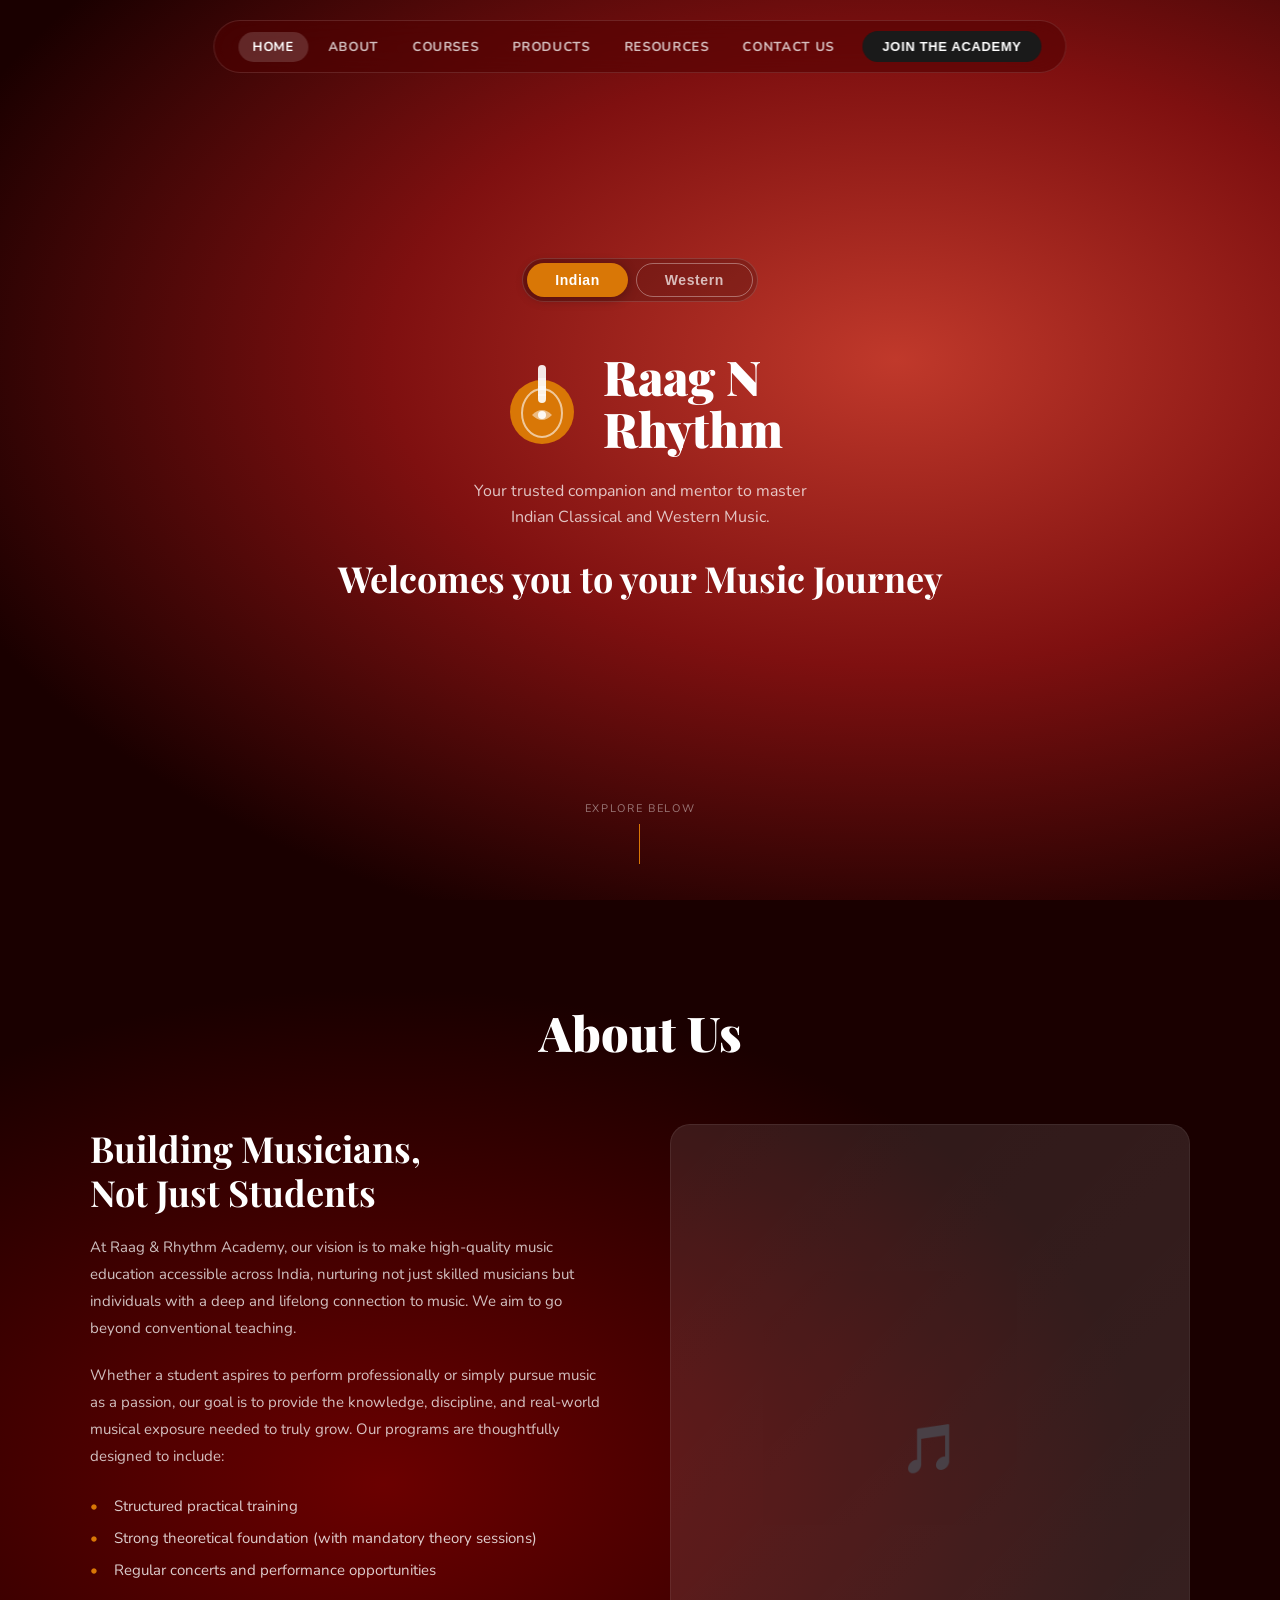
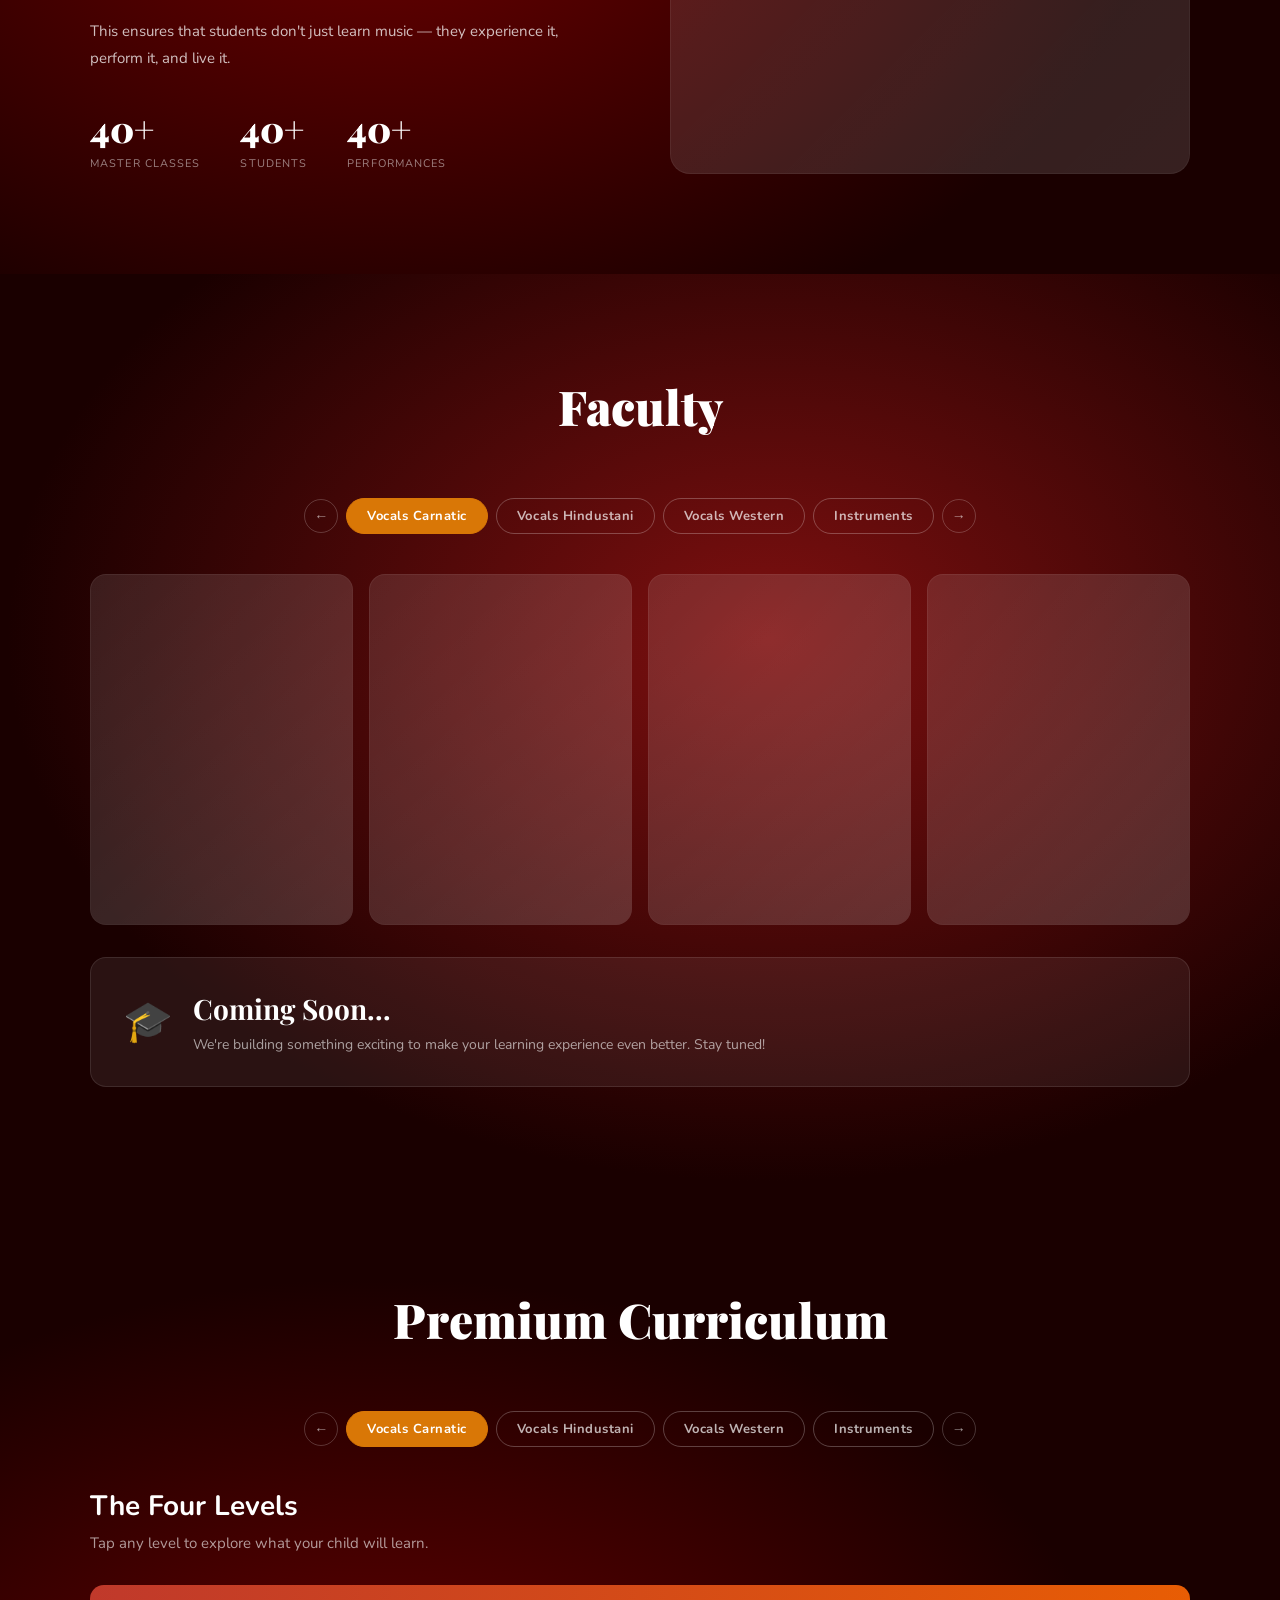
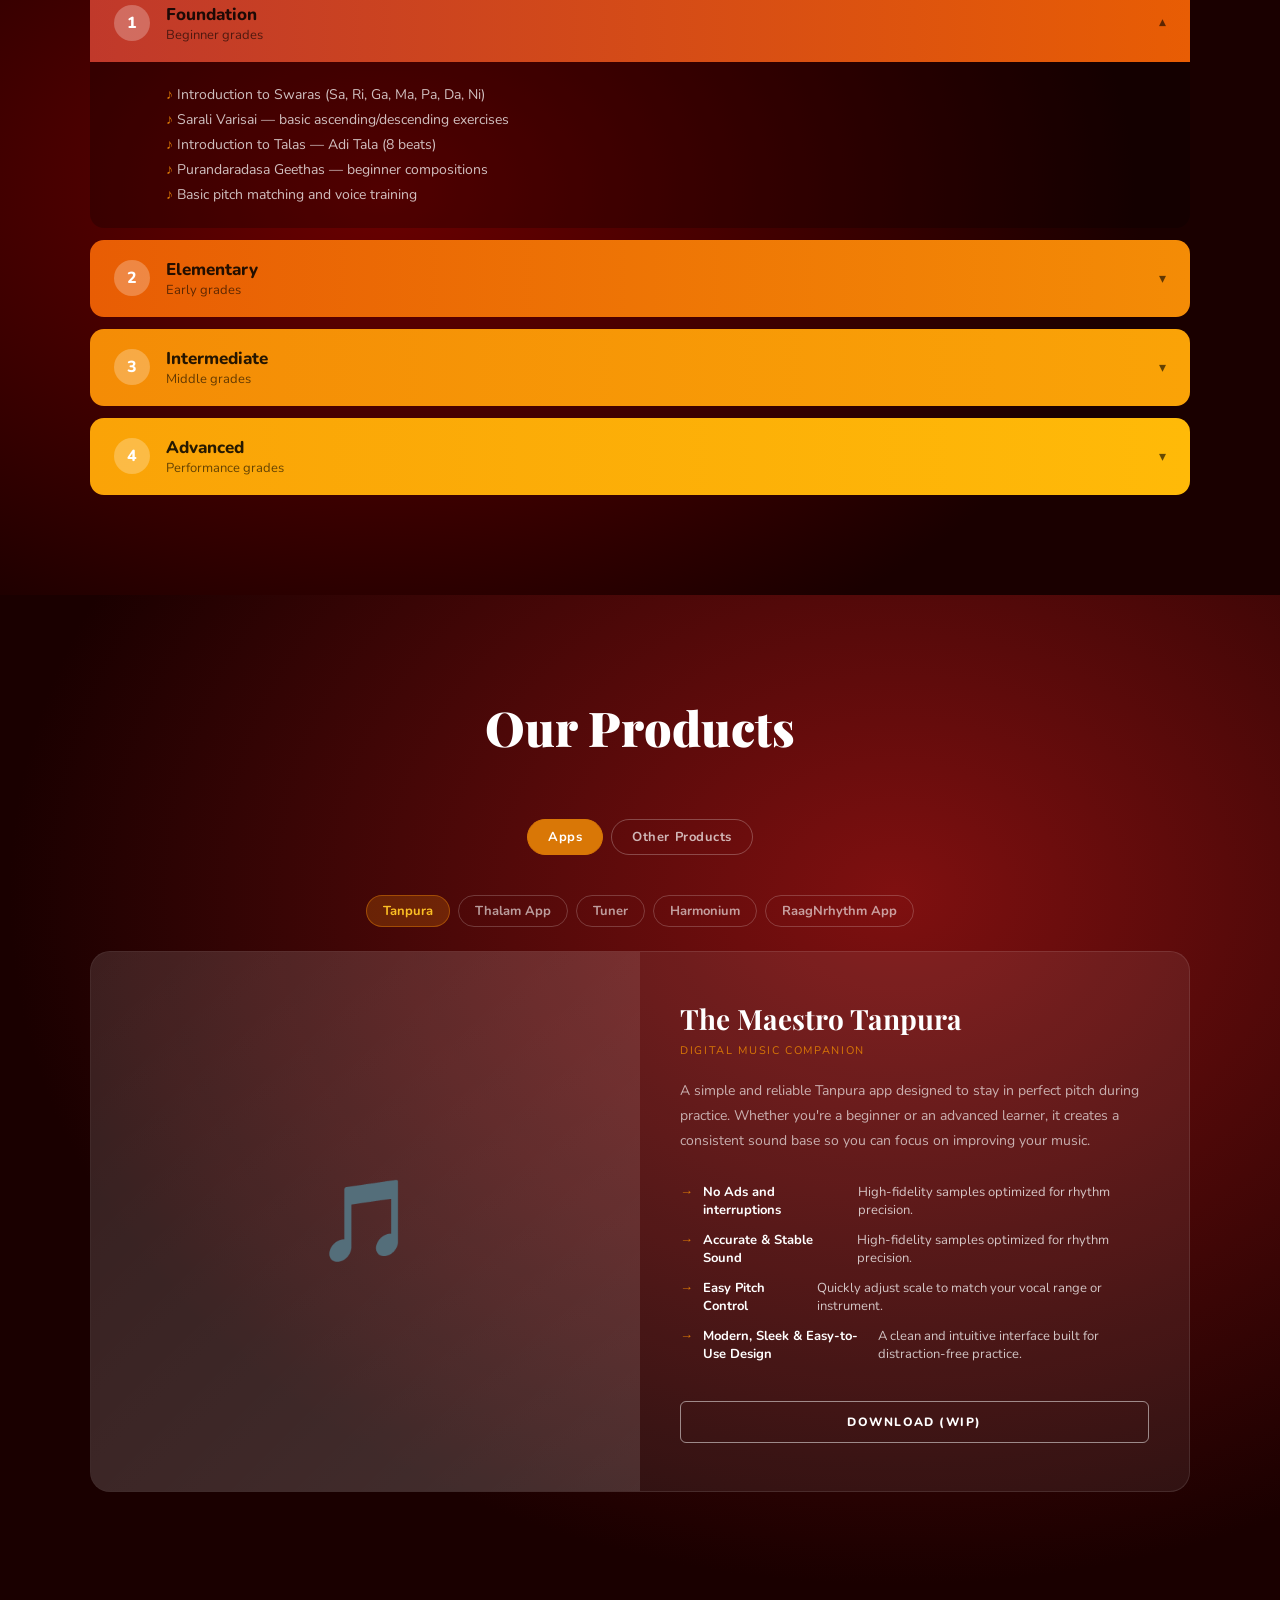
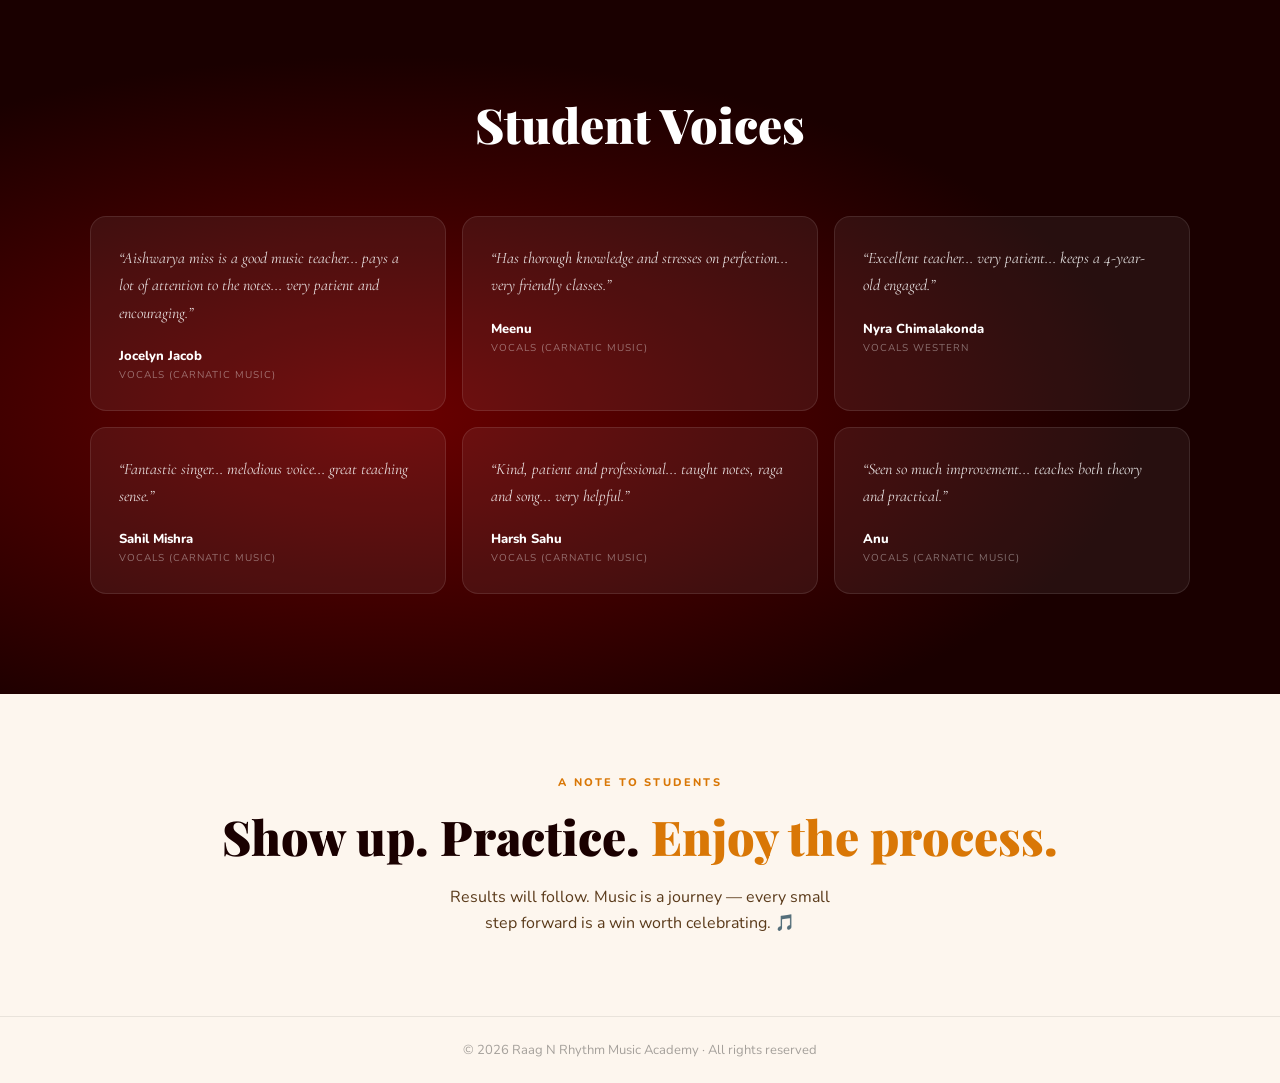
<file: figma-to-html/raag-n-rhythm.html>
<!DOCTYPE html>
<html lang="en" data-theme="indian">
<head>
<meta charset="UTF-8">
<meta name="viewport" content="width=device-width, initial-scale=1.0">
<title>Raag N Rhythm Music Academy</title>
<link href="https://fonts.googleapis.com/css2?family=Playfair+Display:wght@700;900&family=Nunito:wght@400;600;700;800&family=Cormorant+Garamond:ital,wght@0,600;1,400&display=swap" rel="stylesheet">
<style>
  /* ===== CSS VARIABLES / THEMES ===== */
  :root {
    --transition: 0.5s cubic-bezier(0.4, 0, 0.2, 1);
  }

  [data-theme="indian"] {
    --bg-grad-start: #1a0000;
    --bg-grad-mid: #7f1010;
    --bg-grad-end: #991b1b;
    --bg-grad-right: #6b0000;
    --accent: #d97706;
    --accent2: #f59e0b;
    --pill-active-bg: #d97706;
    --pill-active-text: #fff;
    --pill-inactive-border: rgba(255,255,255,0.35);
    --pill-inactive-text: rgba(255,255,255,0.7);
    --card-bg: rgba(255,255,255,0.07);
    --card-border: rgba(255,255,255,0.1);
    --level-1: linear-gradient(90deg, #c0392b, #e85d04);
    --level-2: linear-gradient(90deg, #e85d04, #f48c06);
    --level-3: linear-gradient(90deg, #f48c06, #faa307);
    --level-4: linear-gradient(90deg, #faa307, #ffba08);
    --level-num-bg: rgba(255,255,255,0.25);
    --tag-bg: rgba(217,119,6,0.25);
    --tag-border: rgba(217,119,6,0.5);
    --tag-text: #fbbf24;
    --footer-bg: #fdf6ee;
    --footer-text: #1a0000;
    --footer-accent: #d97706;
    --footer-sub: #5a3a1a;
    --nav-pill-bg: rgba(80,0,0,0.55);
    --cta-bg: #1a1a1a;
    --cta-text: #fff;
    --hero-bg: radial-gradient(ellipse at 70% 40%, #c0392b 0%, #7f1010 40%, #1a0000 80%);
    --section-bg: radial-gradient(ellipse at 30% 60%, #6b0000 0%, #1a0000 60%);
    --testimonial-bg: rgba(255,255,255,0.06);
    --testimonial-border: rgba(255,255,255,0.1);
  }

  [data-theme="western"] {
    --bg-grad-start: #0d0d2b;
    --bg-grad-mid: #2d2d7a;
    --bg-grad-end: #4040a0;
    --bg-grad-right: #1a1a5c;
    --accent: #7c6af7;
    --accent2: #a89cf8;
    --pill-active-bg: #1a1a2e;
    --pill-active-text: #fff;
    --pill-inactive-border: rgba(255,255,255,0.35);
    --pill-inactive-text: rgba(255,255,255,0.7);
    --card-bg: rgba(255,255,255,0.07);
    --card-border: rgba(255,255,255,0.1);
    --level-1: linear-gradient(90deg, #2d2d7a, #4040a0);
    --level-2: linear-gradient(90deg, #4040a0, #5a5abf);
    --level-3: linear-gradient(90deg, #5a5abf, #7070d0);
    --level-4: linear-gradient(90deg, #7070d0, #9090e0);
    --level-num-bg: rgba(255,255,255,0.25);
    --tag-bg: rgba(124,106,247,0.2);
    --tag-border: rgba(124,106,247,0.5);
    --tag-text: #a89cf8;
    --footer-bg: #f0f0ff;
    --footer-text: #0d0d2b;
    --footer-accent: #4040a0;
    --footer-sub: #2d2d7a;
    --nav-pill-bg: rgba(10,10,50,0.55);
    --cta-bg: #1a1a2e;
    --cta-text: #fff;
    --hero-bg: radial-gradient(ellipse at 70% 40%, #4040a0 0%, #2d2d7a 40%, #0d0d2b 80%);
    --section-bg: radial-gradient(ellipse at 30% 60%, #1a1a5c 0%, #0d0d2b 60%);
    --testimonial-bg: rgba(255,255,255,0.06);
    --testimonial-border: rgba(124,106,247,0.2);
  }

  /* ===== RESET & BASE ===== */
  *, *::before, *::after { box-sizing: border-box; margin: 0; padding: 0; }

  html { scroll-behavior: smooth; }

  body {
    font-family: 'Nunito', sans-serif;
    color: #fff;
    background: var(--bg-grad-start);
    overflow-x: hidden;
    transition: background var(--transition);
  }

  /* ===== NAVBAR ===== */
  nav {
    position: fixed;
    top: 20px;
    left: 50%;
    transform: translateX(-50%);
    z-index: 1000;
    background: var(--nav-pill-bg);
    backdrop-filter: blur(16px);
    -webkit-backdrop-filter: blur(16px);
    border: 1px solid rgba(255,255,255,0.12);
    border-radius: 50px;
    padding: 10px 24px;
    display: flex;
    align-items: center;
    gap: 6px;
    transition: background var(--transition);
    white-space: nowrap;
  }

  .nav-link {
    color: rgba(255,255,255,0.75);
    text-decoration: none;
    font-size: 13px;
    font-weight: 700;
    letter-spacing: 0.05em;
    padding: 6px 14px;
    border-radius: 30px;
    transition: color 0.2s, background 0.2s;
    text-transform: uppercase;
  }

  .nav-link:hover { color: #fff; background: rgba(255,255,255,0.1); }
  .nav-link.active { color: #fff; background: rgba(255,255,255,0.15); }

  .nav-cta {
    background: var(--cta-bg);
    color: var(--cta-text);
    border: none;
    border-radius: 30px;
    padding: 8px 20px;
    font-size: 13px;
    font-weight: 800;
    letter-spacing: 0.05em;
    cursor: pointer;
    text-transform: uppercase;
    transition: opacity 0.2s;
    margin-left: 8px;
  }
  .nav-cta:hover { opacity: 0.85; }

  /* ===== HERO ===== */
  #hero {
    min-height: 100vh;
    background: var(--hero-bg);
    display: flex;
    flex-direction: column;
    align-items: center;
    justify-content: center;
    text-align: center;
    padding: 120px 20px 80px;
    position: relative;
    transition: background var(--transition);
  }

  /* Indian/Western Toggle */
  .theme-toggle {
    display: flex;
    gap: 8px;
    margin-bottom: 48px;
    background: rgba(0,0,0,0.2);
    border-radius: 50px;
    padding: 4px;
    border: 1px solid rgba(255,255,255,0.15);
  }

  .theme-btn {
    padding: 8px 28px;
    border-radius: 30px;
    border: none;
    font-size: 14px;
    font-weight: 700;
    cursor: pointer;
    transition: all 0.3s ease;
    letter-spacing: 0.04em;
  }

  .theme-btn.active {
    background: var(--pill-active-bg);
    color: var(--pill-active-text);
    box-shadow: 0 2px 12px rgba(0,0,0,0.3);
  }

  .theme-btn.inactive {
    background: transparent;
    color: var(--pill-inactive-text);
    border: 1px solid var(--pill-inactive-border);
  }

  /* Logo area */
  .hero-logo {
    display: flex;
    align-items: center;
    gap: 16px;
    margin-bottom: 24px;
  }

  .logo-icon {
    width: 90px;
    height: 90px;
    position: relative;
  }

  /* SVG Logo */
  .logo-circle {
    fill: var(--accent);
    transition: fill var(--transition);
  }

  .hero-brand {
    font-family: 'Playfair Display', serif;
    font-size: 48px;
    font-weight: 900;
    line-height: 1.1;
    color: #fff;
    text-align: left;
  }

  .hero-tagline {
    font-size: 16px;
    color: rgba(255,255,255,0.75);
    margin-bottom: 24px;
    font-weight: 400;
    line-height: 1.6;
  }

  .hero-title {
    font-family: 'Playfair Display', serif;
    font-size: 36px;
    font-weight: 700;
    color: #fff;
    margin-bottom: 80px;
  }

  .explore-label {
    font-size: 11px;
    letter-spacing: 0.15em;
    color: rgba(255,255,255,0.45);
    text-transform: uppercase;
    display: flex;
    flex-direction: column;
    align-items: center;
    gap: 8px;
    position: absolute;
    bottom: 36px;
  }

  .explore-line {
    width: 1px;
    height: 40px;
    background: var(--accent);
    animation: pulse-line 2s ease-in-out infinite;
    transition: background var(--transition);
  }

  @keyframes pulse-line {
    0%, 100% { opacity: 0.4; }
    50% { opacity: 1; }
  }

  /* ===== SECTIONS BASE ===== */
  section {
    padding: 100px 20px;
    max-width: 1100px;
    margin: 0 auto;
  }

  .full-section {
    background: var(--section-bg);
    padding: 100px 20px;
    transition: background var(--transition);
  }

  .full-section > .inner {
    max-width: 1100px;
    margin: 0 auto;
  }

  h2.section-title {
    font-family: 'Playfair Display', serif;
    font-size: 48px;
    font-weight: 900;
    text-align: center;
    margin-bottom: 60px;
  }

  /* ===== ABOUT ===== */
  .about-grid {
    display: grid;
    grid-template-columns: 1fr 1fr;
    gap: 60px;
    align-items: center;
  }

  .about-text h3 {
    font-family: 'Playfair Display', serif;
    font-size: 36px;
    font-weight: 700;
    line-height: 1.2;
    margin-bottom: 20px;
  }

  .about-text p {
    font-size: 15px;
    color: rgba(255,255,255,0.75);
    line-height: 1.8;
    margin-bottom: 20px;
  }

  .about-list {
    list-style: none;
    margin-bottom: 32px;
  }

  .about-list li {
    font-size: 15px;
    color: rgba(255,255,255,0.8);
    padding: 6px 0 6px 24px;
    position: relative;
  }

  .about-list li::before {
    content: '•';
    color: var(--accent);
    position: absolute;
    left: 0;
    transition: color var(--transition);
  }

  .stats-row {
    display: flex;
    gap: 40px;
    margin-top: 32px;
  }

  .stat-item .num {
    font-family: 'Playfair Display', serif;
    font-size: 36px;
    font-weight: 900;
    color: #fff;
  }

  .stat-item .label {
    font-size: 11px;
    letter-spacing: 0.1em;
    text-transform: uppercase;
    color: rgba(255,255,255,0.5);
    margin-top: 4px;
  }

  .about-image {
    border-radius: 20px;
    overflow: hidden;
    background: var(--card-bg);
    border: 1px solid var(--card-border);
    aspect-ratio: 4/5;
    display: flex;
    align-items: center;
    justify-content: center;
    position: relative;
  }

  .about-image img {
    width: 100%;
    height: 100%;
    object-fit: cover;
    border-radius: 18px;
  }

  .about-image-placeholder {
    width: 100%;
    height: 100%;
    background: linear-gradient(135deg, rgba(255,255,255,0.05), rgba(255,255,255,0.12));
    display: flex;
    align-items: center;
    justify-content: center;
    font-size: 48px;
    opacity: 0.5;
  }

  /* ===== FACULTY ===== */
  .faculty-tabs {
    display: flex;
    justify-content: center;
    align-items: center;
    gap: 8px;
    margin-bottom: 40px;
    flex-wrap: wrap;
  }

  .tab-btn {
    padding: 8px 20px;
    border-radius: 30px;
    border: 1px solid rgba(255,255,255,0.25);
    background: transparent;
    color: rgba(255,255,255,0.7);
    font-size: 13px;
    font-weight: 700;
    cursor: pointer;
    transition: all 0.3s;
    font-family: 'Nunito', sans-serif;
    letter-spacing: 0.04em;
  }

  .tab-btn.active {
    background: var(--accent);
    border-color: var(--accent);
    color: #fff;
    transition: background var(--transition), border-color var(--transition);
  }

  .tab-arrow {
    width: 34px;
    height: 34px;
    border-radius: 50%;
    border: 1px solid rgba(255,255,255,0.2);
    background: transparent;
    color: rgba(255,255,255,0.6);
    font-size: 14px;
    cursor: pointer;
    display: flex;
    align-items: center;
    justify-content: center;
    transition: all 0.2s;
  }
  .tab-arrow:hover { background: rgba(255,255,255,0.1); }

  .faculty-grid {
    display: grid;
    grid-template-columns: repeat(4, 1fr);
    gap: 16px;
  }

  .faculty-card {
    border-radius: 16px;
    overflow: hidden;
    background: var(--card-bg);
    border: 1px solid var(--card-border);
    aspect-ratio: 3/4;
    display: flex;
    align-items: center;
    justify-content: center;
    position: relative;
  }

  .faculty-card-inner {
    width: 100%;
    height: 100%;
    background: linear-gradient(135deg, rgba(255,255,255,0.04), rgba(255,255,255,0.1));
    display: flex;
    align-items: flex-end;
    padding: 16px;
  }

  .coming-soon-box {
    background: var(--card-bg);
    border: 1px solid var(--card-border);
    border-radius: 16px;
    padding: 32px;
    margin-top: 40px;
    display: flex;
    align-items: center;
    gap: 20px;
  }

  .coming-soon-box h3 {
    font-family: 'Playfair Display', serif;
    font-size: 28px;
    font-weight: 700;
    margin-bottom: 8px;
  }

  .coming-soon-box p {
    font-size: 14px;
    color: rgba(255,255,255,0.6);
  }

  /* ===== CURRICULUM ===== */
  .curriculum-tabs {
    display: flex;
    justify-content: center;
    align-items: center;
    gap: 8px;
    margin-bottom: 40px;
    flex-wrap: wrap;
  }

  .curriculum-intro h3 {
    font-size: 28px;
    font-weight: 700;
    margin-bottom: 8px;
  }

  .curriculum-intro p {
    font-size: 15px;
    color: rgba(255,255,255,0.6);
    margin-bottom: 32px;
  }

  .level-accordion {
    display: flex;
    flex-direction: column;
    gap: 12px;
  }

  .level-item {
    border-radius: 14px;
    overflow: hidden;
    cursor: pointer;
  }

  .level-header {
    display: flex;
    align-items: center;
    gap: 16px;
    padding: 18px 24px;
    position: relative;
  }

  .level-item:nth-child(1) .level-header { background: var(--level-1); }
  .level-item:nth-child(2) .level-header { background: var(--level-2); }
  .level-item:nth-child(3) .level-header { background: var(--level-3); }
  .level-item:nth-child(4) .level-header { background: var(--level-4); }

  .level-num {
    width: 36px;
    height: 36px;
    border-radius: 50%;
    background: var(--level-num-bg);
    display: flex;
    align-items: center;
    justify-content: center;
    font-weight: 800;
    font-size: 16px;
    flex-shrink: 0;
  }

  .level-info h4 {
    font-size: 17px;
    font-weight: 800;
    color: rgba(0,0,0,0.85);
  }

  .level-info p {
    font-size: 13px;
    color: rgba(0,0,0,0.6);
  }

  .level-chevron {
    margin-left: auto;
    font-size: 14px;
    color: rgba(0,0,0,0.6);
    transition: transform 0.3s;
  }

  .level-item.open .level-chevron { transform: rotate(180deg); }

  .level-body {
    max-height: 0;
    overflow: hidden;
    transition: max-height 0.4s ease;
    background: rgba(0,0,0,0.25);
  }

  .level-item.open .level-body { max-height: 300px; }

  .level-body-inner {
    padding: 20px 24px 20px 76px;
    font-size: 14px;
    color: rgba(255,255,255,0.75);
    line-height: 1.8;
  }

  .level-body-inner ul { list-style: none; }
  .level-body-inner ul li::before { content: '♪ '; color: var(--accent); }

  /* ===== PRODUCTS ===== */
  .product-tabs {
    display: flex;
    justify-content: center;
    gap: 8px;
    margin-bottom: 40px;
  }

  .product-card {
    background: var(--card-bg);
    border: 1px solid var(--card-border);
    border-radius: 20px;
    overflow: hidden;
    display: grid;
    grid-template-columns: 1fr 1fr;
    min-height: 400px;
  }

  .product-image-panel {
    background: linear-gradient(135deg, rgba(255,255,255,0.05), rgba(255,255,255,0.12));
    display: flex;
    align-items: center;
    justify-content: center;
    padding: 40px;
    font-size: 80px;
  }

  .product-info {
    padding: 48px 40px;
    display: flex;
    flex-direction: column;
    justify-content: center;
  }

  .product-info h3 {
    font-family: 'Playfair Display', serif;
    font-size: 28px;
    font-weight: 700;
    margin-bottom: 6px;
  }

  .product-subtitle {
    font-size: 11px;
    letter-spacing: 0.15em;
    text-transform: uppercase;
    color: var(--accent);
    margin-bottom: 20px;
    transition: color var(--transition);
  }

  .product-info p {
    font-size: 14px;
    color: rgba(255,255,255,0.65);
    line-height: 1.8;
    margin-bottom: 24px;
  }

  .feature-list {
    list-style: none;
    margin-bottom: 32px;
  }

  .feature-list li {
    font-size: 13px;
    color: rgba(255,255,255,0.75);
    padding: 6px 0;
    display: flex;
    align-items: flex-start;
    gap: 10px;
  }

  .feature-list li::before {
    content: '→';
    color: var(--accent);
    font-weight: 800;
    flex-shrink: 0;
    transition: color var(--transition);
  }

  .feature-list li strong {
    display: block;
    font-weight: 700;
    color: #fff;
  }

  .download-btn {
    display: inline-block;
    border: 1px solid rgba(255,255,255,0.5);
    color: #fff;
    padding: 12px 28px;
    border-radius: 6px;
    font-size: 12px;
    font-weight: 800;
    letter-spacing: 0.12em;
    text-transform: uppercase;
    cursor: pointer;
    background: transparent;
    transition: background 0.2s, border-color 0.2s;
    font-family: 'Nunito', sans-serif;
  }

  .download-btn:hover { background: rgba(255,255,255,0.1); }

  /* App sub-tabs */
  .app-tabs {
    display: flex;
    justify-content: center;
    gap: 8px;
    margin-bottom: 24px;
    flex-wrap: wrap;
  }

  .app-tab {
    padding: 6px 16px;
    border-radius: 30px;
    border: 1px solid rgba(255,255,255,0.2);
    background: transparent;
    color: rgba(255,255,255,0.6);
    font-size: 13px;
    font-weight: 700;
    cursor: pointer;
    transition: all 0.3s;
    font-family: 'Nunito', sans-serif;
  }

  .app-tab.active {
    background: var(--tag-bg);
    border-color: var(--tag-border);
    color: var(--tag-text);
    transition: background var(--transition), border-color var(--transition), color var(--transition);
  }

  /* ===== TESTIMONIALS ===== */
  .testimonials-grid {
    display: grid;
    grid-template-columns: repeat(3, 1fr);
    gap: 16px;
  }

  .testimonial-card {
    background: var(--testimonial-bg);
    border: 1px solid var(--testimonial-border);
    border-radius: 16px;
    padding: 28px;
    transition: background var(--transition), border-color var(--transition);
  }

  .testimonial-card blockquote {
    font-family: 'Cormorant Garamond', serif;
    font-style: italic;
    font-size: 16px;
    color: rgba(255,255,255,0.85);
    line-height: 1.7;
    margin-bottom: 20px;
    quotes: '\201C''\201D';
  }

  .testimonial-card blockquote::before { content: open-quote; }
  .testimonial-card blockquote::after { content: close-quote; }

  .testimonial-author {
    font-weight: 800;
    font-size: 13px;
    color: #fff;
  }

  .testimonial-role {
    font-size: 10px;
    letter-spacing: 0.1em;
    text-transform: uppercase;
    color: rgba(255,255,255,0.4);
    margin-top: 3px;
  }

  /* ===== FOOTER CTA ===== */
  .footer-cta {
    background: var(--footer-bg);
    padding: 80px 20px;
    text-align: center;
    transition: background var(--transition);
  }

  .footer-cta .eyebrow {
    font-size: 11px;
    letter-spacing: 0.2em;
    text-transform: uppercase;
    color: var(--footer-accent);
    margin-bottom: 16px;
    font-weight: 800;
    transition: color var(--transition);
  }

  .footer-cta h2 {
    font-family: 'Playfair Display', serif;
    font-size: 48px;
    font-weight: 900;
    color: var(--footer-text);
    line-height: 1.2;
    margin-bottom: 20px;
    transition: color var(--transition);
  }

  .footer-cta h2 span {
    color: var(--footer-accent);
    transition: color var(--transition);
  }

  .footer-cta p {
    font-size: 16px;
    color: var(--footer-sub);
    line-height: 1.6;
    transition: color var(--transition);
  }

  .footer-copy {
    background: var(--footer-bg);
    border-top: 1px solid rgba(0,0,0,0.08);
    text-align: center;
    padding: 24px;
    font-size: 13px;
    color: rgba(0,0,0,0.35);
    transition: background var(--transition);
  }

  /* ===== THEME TRANSITION OVERLAY ===== */
  .theme-overlay {
    position: fixed;
    inset: 0;
    pointer-events: none;
    z-index: 9999;
    opacity: 0;
    transition: opacity 0.3s;
  }

  .theme-overlay.flash {
    opacity: 0.15;
    background: white;
  }

  /* ===== RESPONSIVE ===== */
  @media (max-width: 900px) {
    .about-grid { grid-template-columns: 1fr; }
    .faculty-grid { grid-template-columns: repeat(2, 1fr); }
    .testimonials-grid { grid-template-columns: 1fr; }
    .product-card { grid-template-columns: 1fr; }
    nav { padding: 8px 12px; gap: 2px; }
    .nav-link { font-size: 11px; padding: 5px 8px; }
    .hero-brand { font-size: 32px; }
    h2.section-title { font-size: 36px; }
  }

  @media (max-width: 600px) {
    .faculty-grid { grid-template-columns: repeat(2, 1fr); }
    nav { display: none; } /* simplified for mobile */
    .stats-row { gap: 20px; }
  }

  /* ===== SCROLL ANIMATIONS ===== */
  .reveal {
    opacity: 0;
    transform: translateY(28px);
    transition: opacity 0.7s ease, transform 0.7s ease;
  }
  .reveal.visible { opacity: 1; transform: none; }
</style>
</head>
<body>

<!-- Theme transition overlay -->
<div class="theme-overlay" id="themeOverlay"></div>

<!-- NAVBAR -->
<nav>
  <a href="#hero" class="nav-link active">Home</a>
  <a href="#about" class="nav-link">About</a>
  <a href="#faculty" class="nav-link">Courses</a>
  <a href="#products" class="nav-link">Products</a>
  <a href="#resources" class="nav-link">Resources</a>
  <a href="#testimonials" class="nav-link">Contact Us</a>
  <button class="nav-cta">Join the Academy</button>
</nav>

<!-- HERO -->
<div id="hero">
  <!-- Indian / Western toggle -->
  <div class="theme-toggle">
    <button class="theme-btn active" id="btnIndian" onclick="setTheme('indian')">Indian</button>
    <button class="theme-btn inactive" id="btnWestern" onclick="setTheme('western')">Western</button>
  </div>

  <!-- Logo -->
  <div class="hero-logo">
    <svg class="logo-icon" viewBox="0 0 90 90" fill="none" xmlns="http://www.w3.org/2000/svg">
      <circle cx="45" cy="55" r="32" class="logo-circle"/>
      <!-- veena/guitar merged silhouette -->
      <rect x="41" y="8" width="8" height="38" rx="4" fill="white" opacity="0.9"/>
      <ellipse cx="45" cy="56" rx="20" ry="24" fill="none" stroke="white" stroke-width="2" opacity="0.6"/>
      <path d="M35 58 Q45 48 55 58 Q45 68 35 58Z" fill="white" opacity="0.5"/>
      <circle cx="45" cy="58" r="4" fill="white" opacity="0.9"/>
      <!-- frets -->
      <line x1="41" y1="22" x2="49" y2="22" stroke="white" stroke-width="1.5" opacity="0.6"/>
      <line x1="41" y1="30" x2="49" y2="30" stroke="white" stroke-width="1.5" opacity="0.6"/>
      <line x1="41" y1="38" x2="49" y2="38" stroke="white" stroke-width="1.5" opacity="0.6"/>
    </svg>
    <div class="hero-brand">Raag N<br>Rhythm</div>
  </div>

  <p class="hero-tagline">Your trusted companion and mentor to master<br>Indian Classical and Western Music.</p>
  <h1 class="hero-title">Welcomes you to your Music Journey</h1>

  <div class="explore-label">
    EXPLORE BELOW
    <div class="explore-line"></div>
  </div>
</div>

<!-- ABOUT -->
<div class="full-section" id="about">
  <div class="inner">
    <h2 class="section-title reveal">About Us</h2>
    <div class="about-grid">
      <div class="about-text reveal">
        <h3>Building Musicians,<br>Not Just Students</h3>
        <p>At Raag & Rhythm Academy, our vision is to make high-quality music education accessible across India, nurturing not just skilled musicians but individuals with a deep and lifelong connection to music. We aim to go beyond conventional teaching.</p>
        <p>Whether a student aspires to perform professionally or simply pursue music as a passion, our goal is to provide the knowledge, discipline, and real-world musical exposure needed to truly grow. Our programs are thoughtfully designed to include:</p>
        <ul class="about-list">
          <li>Structured practical training</li>
          <li>Strong theoretical foundation (with mandatory theory sessions)</li>
          <li>Regular concerts and performance opportunities</li>
        </ul>
        <p>This ensures that students don't just learn music — they experience it, perform it, and live it.</p>
        <div class="stats-row">
          <div class="stat-item">
            <div class="num">40+</div>
            <div class="label">Master Classes</div>
          </div>
          <div class="stat-item">
            <div class="num">40+</div>
            <div class="label">Students</div>
          </div>
          <div class="stat-item">
            <div class="num">40+</div>
            <div class="label">Performances</div>
          </div>
        </div>
      </div>
      <div class="about-image reveal">
        <div class="about-image-placeholder">🎵</div>
      </div>
    </div>
  </div>
</div>

<!-- FACULTY -->
<div style="background: radial-gradient(ellipse at 60% 40%, var(--bg-grad-mid) 0%, var(--bg-grad-start) 70%); padding: 100px 20px; transition: background var(--transition);" id="faculty">
  <div style="max-width:1100px;margin:0 auto;">
    <h2 class="section-title reveal">Faculty</h2>
    <div class="faculty-tabs reveal">
      <button class="tab-arrow">←</button>
      <button class="tab-btn active">Vocals Carnatic</button>
      <button class="tab-btn">Vocals Hindustani</button>
      <button class="tab-btn">Vocals Western</button>
      <button class="tab-btn">Instruments</button>
      <button class="tab-arrow">→</button>
    </div>
    <div class="faculty-grid reveal">
      <div class="faculty-card"><div class="faculty-card-inner"></div></div>
      <div class="faculty-card"><div class="faculty-card-inner"></div></div>
      <div class="faculty-card"><div class="faculty-card-inner"></div></div>
      <div class="faculty-card"><div class="faculty-card-inner"></div></div>
    </div>
    <div class="coming-soon-box reveal" style="margin-top:32px;">
      <div style="font-size:40px;">🎓</div>
      <div>
        <h3>Coming Soon...</h3>
        <p>We're building something exciting to make your learning experience even better. Stay tuned!</p>
      </div>
    </div>
  </div>
</div>

<!-- CURRICULUM -->
<div class="full-section" id="curriculum">
  <div class="inner">
    <h2 class="section-title reveal">Premium Curriculum</h2>
    <div class="curriculum-tabs faculty-tabs reveal">
      <button class="tab-arrow">←</button>
      <button class="tab-btn active">Vocals Carnatic</button>
      <button class="tab-btn">Vocals Hindustani</button>
      <button class="tab-btn">Vocals Western</button>
      <button class="tab-btn">Instruments</button>
      <button class="tab-arrow">→</button>
    </div>
    <div class="curriculum-intro reveal">
      <h3>The Four Levels</h3>
      <p>Tap any level to explore what your child will learn.</p>
    </div>
    <div class="level-accordion reveal">
      <div class="level-item open" onclick="toggleLevel(this)">
        <div class="level-header">
          <div class="level-num">1</div>
          <div class="level-info"><h4>Foundation</h4><p>Beginner grades</p></div>
          <span class="level-chevron">▾</span>
        </div>
        <div class="level-body">
          <div class="level-body-inner">
            <ul>
              <li>Introduction to Swaras (Sa, Ri, Ga, Ma, Pa, Da, Ni)</li>
              <li>Sarali Varisai — basic ascending/descending exercises</li>
              <li>Introduction to Talas — Adi Tala (8 beats)</li>
              <li>Purandaradasa Geethas — beginner compositions</li>
              <li>Basic pitch matching and voice training</li>
            </ul>
          </div>
        </div>
      </div>
      <div class="level-item" onclick="toggleLevel(this)">
        <div class="level-header">
          <div class="level-num">2</div>
          <div class="level-info"><h4>Elementary</h4><p>Early grades</p></div>
          <span class="level-chevron">▾</span>
        </div>
        <div class="level-body">
          <div class="level-body-inner">
            <ul>
              <li>Janta Varisai and Daatu Varisai</li>
              <li>Introduction to Gamakas (ornamentations)</li>
              <li>Raga identification — Mayamalavagowla, Mohanam</li>
              <li>Swarajathis and Varnams (basic)</li>
              <li>Rhythm training — Roopaka and Misra Chapu talas</li>
            </ul>
          </div>
        </div>
      </div>
      <div class="level-item" onclick="toggleLevel(this)">
        <div class="level-header">
          <div class="level-num">3</div>
          <div class="level-info"><h4>Intermediate</h4><p>Middle grades</p></div>
          <span class="level-chevron">▾</span>
        </div>
        <div class="level-body">
          <div class="level-body-inner">
            <ul>
              <li>Advanced Varnams and Keerthanas (Musical Trinity)</li>
              <li>Raga Alapana — structured improvisation</li>
              <li>Neraval and Kalpana Swara basics</li>
              <li>Theory of 72 Melakarta ragas</li>
              <li>Stage performance preparation</li>
            </ul>
          </div>
        </div>
      </div>
      <div class="level-item" onclick="toggleLevel(this)">
        <div class="level-header">
          <div class="level-num">4</div>
          <div class="level-info"><h4>Advanced</h4><p>Performance grades</p></div>
          <span class="level-chevron">▾</span>
        </div>
        <div class="level-body">
          <div class="level-body-inner">
            <ul>
              <li>Full concert format — Varnam, Keerthanas, Ragam Tanam Pallavi</li>
              <li>Manodharma Sangeetham (creative improvisation)</li>
              <li>Advanced Tala systems — Khandachapu, Sankirna Chapu</li>
              <li>Composition and original kriti writing</li>
              <li>Professional concert preparation and critique</li>
            </ul>
          </div>
        </div>
      </div>
    </div>
  </div>
</div>

<!-- PRODUCTS -->
<div style="background: radial-gradient(ellipse at 70% 30%, var(--bg-grad-mid) 0%, var(--bg-grad-start) 70%); padding: 100px 20px; transition: background var(--transition);" id="products">
  <div style="max-width:1100px;margin:0 auto;">
    <h2 class="section-title reveal">Our Products</h2>
    <div class="product-tabs reveal">
      <button class="tab-btn active">Apps</button>
      <button class="tab-btn">Other Products</button>
    </div>
    <div class="app-tabs reveal">
      <button class="app-tab active">Tanpura</button>
      <button class="app-tab">Thalam App</button>
      <button class="app-tab">Tuner</button>
      <button class="app-tab">Harmonium</button>
      <button class="app-tab">RaagNrhythm App</button>
    </div>
    <div class="product-card reveal">
      <div class="product-image-panel">🎵</div>
      <div class="product-info">
        <h3>The Maestro Tanpura</h3>
        <div class="product-subtitle">Digital Music Companion</div>
        <p>A simple and reliable Tanpura app designed to stay in perfect pitch during practice. Whether you're a beginner or an advanced learner, it creates a consistent sound base so you can focus on improving your music.</p>
        <ul class="feature-list">
          <li><strong>No Ads and interruptions</strong>High-fidelity samples optimized for rhythm precision.</li>
          <li><strong>Accurate &amp; Stable Sound</strong>High-fidelity samples optimized for rhythm precision.</li>
          <li><strong>Easy Pitch Control</strong>Quickly adjust scale to match your vocal range or instrument.</li>
          <li><strong>Modern, Sleek &amp; Easy-to-Use Design</strong>A clean and intuitive interface built for distraction-free practice.</li>
        </ul>
        <button class="download-btn">Download (WIP)</button>
      </div>
    </div>
  </div>
</div>

<!-- TESTIMONIALS -->
<div class="full-section" id="testimonials">
  <div class="inner">
    <h2 class="section-title reveal">Student Voices</h2>
    <div class="testimonials-grid reveal">
      <div class="testimonial-card">
        <blockquote>Aishwarya miss is a good music teacher... pays a lot of attention to the notes... very patient and encouraging.</blockquote>
        <div class="testimonial-author">Jocelyn Jacob</div>
        <div class="testimonial-role">Vocals (Carnatic Music)</div>
      </div>
      <div class="testimonial-card">
        <blockquote>Has thorough knowledge and stresses on perfection... very friendly classes.</blockquote>
        <div class="testimonial-author">Meenu</div>
        <div class="testimonial-role">Vocals (Carnatic Music)</div>
      </div>
      <div class="testimonial-card">
        <blockquote>Excellent teacher... very patient... keeps a 4-year-old engaged.</blockquote>
        <div class="testimonial-author">Nyra Chimalakonda</div>
        <div class="testimonial-role">Vocals Western</div>
      </div>
      <div class="testimonial-card">
        <blockquote>Fantastic singer... melodious voice... great teaching sense.</blockquote>
        <div class="testimonial-author">Sahil Mishra</div>
        <div class="testimonial-role">Vocals (Carnatic Music)</div>
      </div>
      <div class="testimonial-card">
        <blockquote>Kind, patient and professional... taught notes, raga and song... very helpful.</blockquote>
        <div class="testimonial-author">Harsh Sahu</div>
        <div class="testimonial-role">Vocals (Carnatic Music)</div>
      </div>
      <div class="testimonial-card">
        <blockquote>Seen so much improvement... teaches both theory and practical.</blockquote>
        <div class="testimonial-author">Anu</div>
        <div class="testimonial-role">Vocals (Carnatic Music)</div>
      </div>
    </div>
  </div>
</div>

<!-- FOOTER CTA -->
<div class="footer-cta" id="resources">
  <p class="eyebrow">A Note to Students</p>
  <h2>Show up. Practice. <span>Enjoy the process.</span></h2>
  <p>Results will follow. Music is a journey — every small<br>step forward is a win worth celebrating. 🎵</p>
</div>

<div class="footer-copy" style="background: var(--footer-bg); transition: background var(--transition);">
  © 2026 Raag N Rhythm Music Academy · All rights reserved
</div>

<script>
  // ===== THEME TOGGLE =====
  function setTheme(theme) {
    const overlay = document.getElementById('themeOverlay');
    overlay.classList.add('flash');
    setTimeout(() => overlay.classList.remove('flash'), 300);

    document.documentElement.setAttribute('data-theme', theme);

    const btnIndian = document.getElementById('btnIndian');
    const btnWestern = document.getElementById('btnWestern');

    if (theme === 'indian') {
      btnIndian.className = 'theme-btn active';
      btnWestern.className = 'theme-btn inactive';
    } else {
      btnWestern.className = 'theme-btn active';
      btnIndian.className = 'theme-btn inactive';
    }
  }

  // ===== ACCORDION =====
  function toggleLevel(el) {
    el.classList.toggle('open');
  }

  // ===== SCROLL REVEAL =====
  const reveals = document.querySelectorAll('.reveal');
  const observer = new IntersectionObserver((entries) => {
    entries.forEach(e => {
      if (e.isIntersecting) {
        e.target.classList.add('visible');
      }
    });
  }, { threshold: 0.1 });
  reveals.forEach(r => observer.observe(r));

  // ===== TAB BUTTONS =====
  document.querySelectorAll('.tab-btn').forEach(btn => {
    btn.addEventListener('click', function() {
      const parent = this.closest('.faculty-tabs, .curriculum-tabs, .product-tabs');
      if (parent) {
        parent.querySelectorAll('.tab-btn').forEach(b => b.classList.remove('active'));
        this.classList.add('active');
      }
    });
  });

  document.querySelectorAll('.app-tab').forEach(btn => {
    btn.addEventListener('click', function() {
      document.querySelectorAll('.app-tab').forEach(b => b.classList.remove('active'));
      this.classList.add('active');
    });
  });

  // ===== ACTIVE NAV =====
  const sections = document.querySelectorAll('[id]');
  window.addEventListener('scroll', () => {
    let current = '';
    sections.forEach(s => {
      if (window.scrollY >= s.offsetTop - 80) current = s.id;
    });
    document.querySelectorAll('.nav-link').forEach(l => {
      l.classList.remove('active');
      if (l.getAttribute('href') === '#' + current) l.classList.add('active');
    });
  });
</script>
</body>
</html>
</file>
